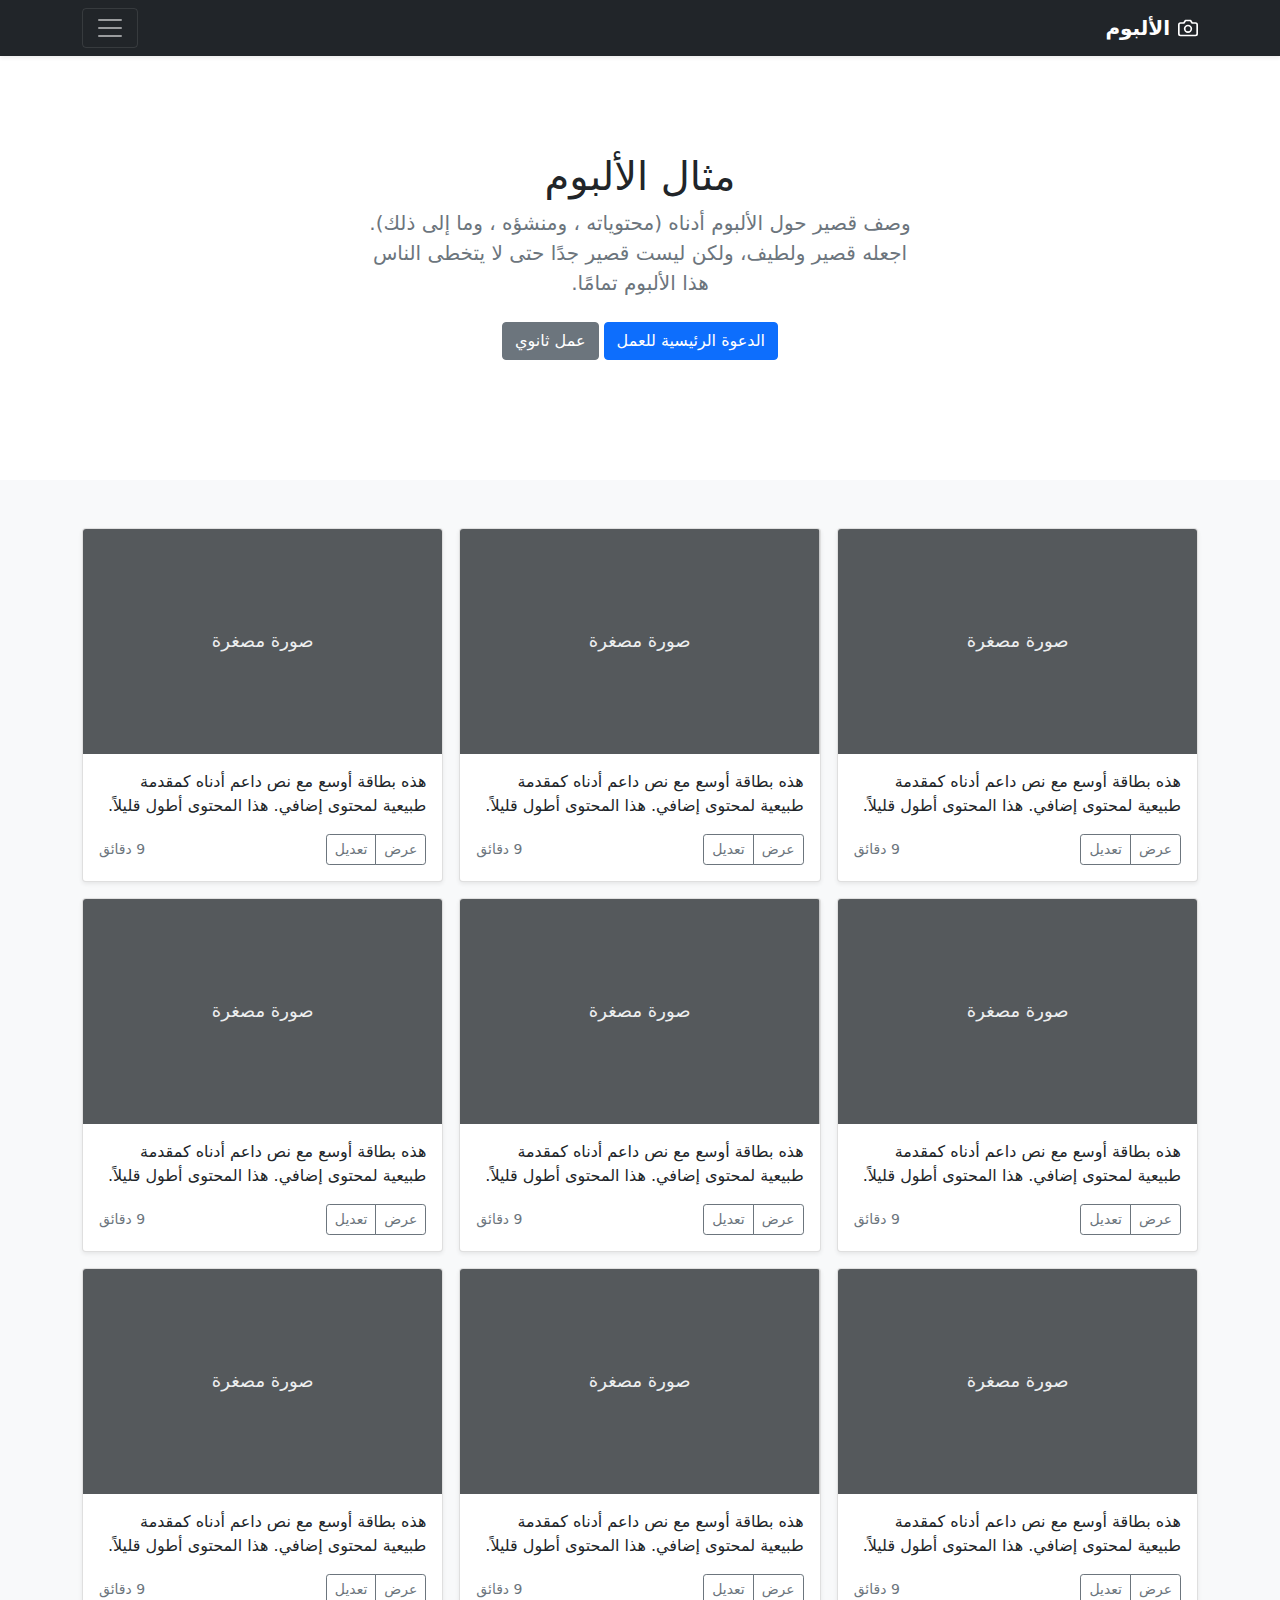
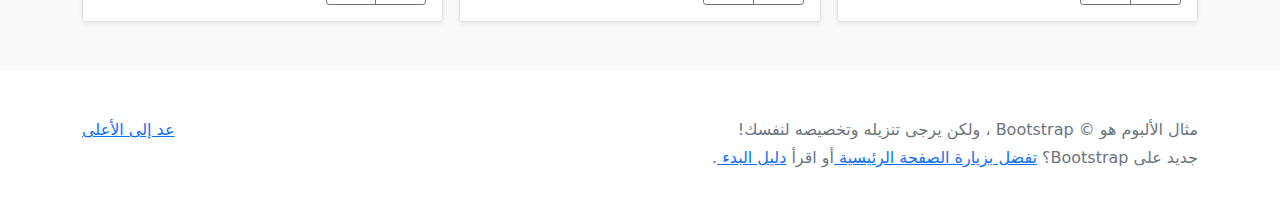
<file: FrontEnd/bootstrap-5.0.2-examples/album-rtl/index.html>
<!doctype html>
<html lang="ar" dir="rtl">
  <head>
    <meta charset="utf-8">
    <meta name="viewport" content="width=device-width, initial-scale=1">
    <meta name="description" content="">
    <meta name="author" content="Mark Otto, Jacob Thornton, and Bootstrap contributors">
    <meta name="generator" content="Hugo 0.84.0">
    <title>مثال الألبوم · Bootstrap v5.0</title>

    <link rel="canonical" href="https://getbootstrap.com/docs/5.0/examples/album-rtl/">

    

    <!-- Bootstrap core CSS -->
<link href="../assets/dist/css/bootstrap.rtl.min.css" rel="stylesheet">

    <style>
      .bd-placeholder-img {
        font-size: 1.125rem;
        text-anchor: middle;
        -webkit-user-select: none;
        -moz-user-select: none;
        user-select: none;
      }

      @media (min-width: 768px) {
        .bd-placeholder-img-lg {
          font-size: 3.5rem;
        }
      }
    </style>

    
  </head>
  <body>
    
<header>
  <div class="collapse bg-dark" id="navbarHeader">
    <div class="container">
      <div class="row">
        <div class="col-sm-8 col-md-7 py-4">
          <h4 class="text-white">حول</h4>
          <p class="text-muted">أضف بعض المعلومات حول الألبوم، المؤلف، أو أي سياق خلفية آخر. اجعلها بضع جمل حتى يتمكن الزوار من التقاط بعض التلميحات المفيدة. ثم اربطها ببعض مواقع التواصل الاجتماعي أو معلومات الاتصال.</p>
        </div>
        <div class="col-sm-4 offset-md-1 py-4">
          <h4 class="text-white">تواصل معي</h4>
          <ul class="list-unstyled">
            <li><a href="#" class="text-white">تابعني على تويتر</a></li>
            <li><a href="#" class="text-white">شاركني الإعجاب في فيسبوك</a></li>
            <li><a href="#" class="text-white">راسلني على البريد الإلكتروني</a></li>
          </ul>
        </div>
      </div>
    </div>
  </div>
  <div class="navbar navbar-dark bg-dark shadow-sm">
    <div class="container">
      <a href="#" class="navbar-brand d-flex align-items-center">
        <svg xmlns="http://www.w3.org/2000/svg" width="20" height="20" fill="none" stroke="currentColor" stroke-linecap="round" stroke-linejoin="round" stroke-width="2" aria-hidden="true" class="me-2" viewBox="0 0 24 24"><path d="M23 19a2 2 0 0 1-2 2H3a2 2 0 0 1-2-2V8a2 2 0 0 1 2-2h4l2-3h6l2 3h4a2 2 0 0 1 2 2z"/><circle cx="12" cy="13" r="4"/></svg>
        <strong>الألبوم</strong>
      </a>
      <button class="navbar-toggler" type="button" data-bs-toggle="collapse" data-bs-target="#navbarHeader" aria-controls="navbarHeader" aria-expanded="false" aria-label="تبديل التنقل">
        <span class="navbar-toggler-icon"></span>
      </button>
    </div>
  </div>
</header>

<main>

  <section class="py-5 text-center container">
    <div class="row py-lg-5">
      <div class="col-lg-6 col-md-8 mx-auto">
        <h1 class="fw-light">مثال الألبوم</h1>
        <p class="lead text-muted">وصف قصير حول الألبوم أدناه (محتوياته ، ومنشؤه ، وما إلى ذلك). اجعله قصير ولطيف، ولكن ليست قصير جدًا حتى لا يتخطى الناس هذا الألبوم تمامًا.</p>
        <p>
          <a href="#" class="btn btn-primary my-2">الدعوة الرئيسية للعمل</a>
          <a href="#" class="btn btn-secondary my-2">عمل ثانوي</a>
        </p>
      </div>
    </div>
  </section>

  <div class="album py-5 bg-light">
    <div class="container">

      <div class="row row-cols-1 row-cols-sm-2 row-cols-md-3 g-3">
        <div class="col">
          <div class="card shadow-sm">
            <svg class="bd-placeholder-img card-img-top" width="100%" height="225" xmlns="http://www.w3.org/2000/svg" role="img" aria-label="Placeholder: صورة مصغرة" preserveAspectRatio="xMidYMid slice" focusable="false"><title>Placeholder</title><rect width="100%" height="100%" fill="#55595c"/><text x="50%" y="50%" fill="#eceeef" dy=".3em">صورة مصغرة</text></svg>

            <div class="card-body">
              <p class="card-text">هذه بطاقة أوسع مع نص داعم أدناه كمقدمة طبيعية لمحتوى إضافي. هذا المحتوى أطول قليلاً.</p>
              <div class="d-flex justify-content-between align-items-center">
                <div class="btn-group">
                  <button type="button" class="btn btn-sm btn-outline-secondary">عرض</button>
                  <button type="button" class="btn btn-sm btn-outline-secondary">تعديل</button>
                </div>
                <small class="text-muted">9 دقائق</small>
              </div>
            </div>
          </div>
        </div>
        <div class="col">
          <div class="card shadow-sm">
            <svg class="bd-placeholder-img card-img-top" width="100%" height="225" xmlns="http://www.w3.org/2000/svg" role="img" aria-label="Placeholder: صورة مصغرة" preserveAspectRatio="xMidYMid slice" focusable="false"><title>Placeholder</title><rect width="100%" height="100%" fill="#55595c"/><text x="50%" y="50%" fill="#eceeef" dy=".3em">صورة مصغرة</text></svg>

            <div class="card-body">
              <p class="card-text">هذه بطاقة أوسع مع نص داعم أدناه كمقدمة طبيعية لمحتوى إضافي. هذا المحتوى أطول قليلاً.</p>
              <div class="d-flex justify-content-between align-items-center">
                <div class="btn-group">
                  <button type="button" class="btn btn-sm btn-outline-secondary">عرض</button>
                  <button type="button" class="btn btn-sm btn-outline-secondary">تعديل</button>
                </div>
                <small class="text-muted">9 دقائق</small>
              </div>
            </div>
          </div>
        </div>
        <div class="col">
          <div class="card shadow-sm">
            <svg class="bd-placeholder-img card-img-top" width="100%" height="225" xmlns="http://www.w3.org/2000/svg" role="img" aria-label="Placeholder: صورة مصغرة" preserveAspectRatio="xMidYMid slice" focusable="false"><title>Placeholder</title><rect width="100%" height="100%" fill="#55595c"/><text x="50%" y="50%" fill="#eceeef" dy=".3em">صورة مصغرة</text></svg>

            <div class="card-body">
              <p class="card-text">هذه بطاقة أوسع مع نص داعم أدناه كمقدمة طبيعية لمحتوى إضافي. هذا المحتوى أطول قليلاً.</p>
              <div class="d-flex justify-content-between align-items-center">
                <div class="btn-group">
                  <button type="button" class="btn btn-sm btn-outline-secondary">عرض</button>
                  <button type="button" class="btn btn-sm btn-outline-secondary">تعديل</button>
                </div>
                <small class="text-muted">9 دقائق</small>
              </div>
            </div>
          </div>
        </div>

        <div class="col">
          <div class="card shadow-sm">
            <svg class="bd-placeholder-img card-img-top" width="100%" height="225" xmlns="http://www.w3.org/2000/svg" role="img" aria-label="Placeholder: صورة مصغرة" preserveAspectRatio="xMidYMid slice" focusable="false"><title>Placeholder</title><rect width="100%" height="100%" fill="#55595c"/><text x="50%" y="50%" fill="#eceeef" dy=".3em">صورة مصغرة</text></svg>

            <div class="card-body">
              <p class="card-text">هذه بطاقة أوسع مع نص داعم أدناه كمقدمة طبيعية لمحتوى إضافي. هذا المحتوى أطول قليلاً.</p>
              <div class="d-flex justify-content-between align-items-center">
                <div class="btn-group">
                  <button type="button" class="btn btn-sm btn-outline-secondary">عرض</button>
                  <button type="button" class="btn btn-sm btn-outline-secondary">تعديل</button>
                </div>
                <small class="text-muted">9 دقائق</small>
              </div>
            </div>
          </div>
        </div>
        <div class="col">
          <div class="card shadow-sm">
            <svg class="bd-placeholder-img card-img-top" width="100%" height="225" xmlns="http://www.w3.org/2000/svg" role="img" aria-label="Placeholder: صورة مصغرة" preserveAspectRatio="xMidYMid slice" focusable="false"><title>Placeholder</title><rect width="100%" height="100%" fill="#55595c"/><text x="50%" y="50%" fill="#eceeef" dy=".3em">صورة مصغرة</text></svg>

            <div class="card-body">
              <p class="card-text">هذه بطاقة أوسع مع نص داعم أدناه كمقدمة طبيعية لمحتوى إضافي. هذا المحتوى أطول قليلاً.</p>
              <div class="d-flex justify-content-between align-items-center">
                <div class="btn-group">
                  <button type="button" class="btn btn-sm btn-outline-secondary">عرض</button>
                  <button type="button" class="btn btn-sm btn-outline-secondary">تعديل</button>
                </div>
                <small class="text-muted">9 دقائق</small>
              </div>
            </div>
          </div>
        </div>
        <div class="col">
          <div class="card shadow-sm">
            <svg class="bd-placeholder-img card-img-top" width="100%" height="225" xmlns="http://www.w3.org/2000/svg" role="img" aria-label="Placeholder: صورة مصغرة" preserveAspectRatio="xMidYMid slice" focusable="false"><title>Placeholder</title><rect width="100%" height="100%" fill="#55595c"/><text x="50%" y="50%" fill="#eceeef" dy=".3em">صورة مصغرة</text></svg>

            <div class="card-body">
              <p class="card-text">هذه بطاقة أوسع مع نص داعم أدناه كمقدمة طبيعية لمحتوى إضافي. هذا المحتوى أطول قليلاً.</p>
              <div class="d-flex justify-content-between align-items-center">
                <div class="btn-group">
                  <button type="button" class="btn btn-sm btn-outline-secondary">عرض</button>
                  <button type="button" class="btn btn-sm btn-outline-secondary">تعديل</button>
                </div>
                <small class="text-muted">9 دقائق</small>
              </div>
            </div>
          </div>
        </div>

        <div class="col">
          <div class="card shadow-sm">
            <svg class="bd-placeholder-img card-img-top" width="100%" height="225" xmlns="http://www.w3.org/2000/svg" role="img" aria-label="Placeholder: صورة مصغرة" preserveAspectRatio="xMidYMid slice" focusable="false"><title>Placeholder</title><rect width="100%" height="100%" fill="#55595c"/><text x="50%" y="50%" fill="#eceeef" dy=".3em">صورة مصغرة</text></svg>

            <div class="card-body">
              <p class="card-text">هذه بطاقة أوسع مع نص داعم أدناه كمقدمة طبيعية لمحتوى إضافي. هذا المحتوى أطول قليلاً.</p>
              <div class="d-flex justify-content-between align-items-center">
                <div class="btn-group">
                  <button type="button" class="btn btn-sm btn-outline-secondary">عرض</button>
                  <button type="button" class="btn btn-sm btn-outline-secondary">تعديل</button>
                </div>
                <small class="text-muted">9 دقائق</small>
              </div>
            </div>
          </div>
        </div>
        <div class="col">
          <div class="card shadow-sm">
            <svg class="bd-placeholder-img card-img-top" width="100%" height="225" xmlns="http://www.w3.org/2000/svg" role="img" aria-label="Placeholder: صورة مصغرة" preserveAspectRatio="xMidYMid slice" focusable="false"><title>Placeholder</title><rect width="100%" height="100%" fill="#55595c"/><text x="50%" y="50%" fill="#eceeef" dy=".3em">صورة مصغرة</text></svg>

            <div class="card-body">
              <p class="card-text">هذه بطاقة أوسع مع نص داعم أدناه كمقدمة طبيعية لمحتوى إضافي. هذا المحتوى أطول قليلاً.</p>
              <div class="d-flex justify-content-between align-items-center">
                <div class="btn-group">
                  <button type="button" class="btn btn-sm btn-outline-secondary">عرض</button>
                  <button type="button" class="btn btn-sm btn-outline-secondary">تعديل</button>
                </div>
                <small class="text-muted">9 دقائق</small>
              </div>
            </div>
          </div>
        </div>
        <div class="col">
          <div class="card shadow-sm">
            <svg class="bd-placeholder-img card-img-top" width="100%" height="225" xmlns="http://www.w3.org/2000/svg" role="img" aria-label="Placeholder: صورة مصغرة" preserveAspectRatio="xMidYMid slice" focusable="false"><title>Placeholder</title><rect width="100%" height="100%" fill="#55595c"/><text x="50%" y="50%" fill="#eceeef" dy=".3em">صورة مصغرة</text></svg>

            <div class="card-body">
              <p class="card-text">هذه بطاقة أوسع مع نص داعم أدناه كمقدمة طبيعية لمحتوى إضافي. هذا المحتوى أطول قليلاً.</p>
              <div class="d-flex justify-content-between align-items-center">
                <div class="btn-group">
                  <button type="button" class="btn btn-sm btn-outline-secondary">عرض</button>
                  <button type="button" class="btn btn-sm btn-outline-secondary">تعديل</button>
                </div>
                <small class="text-muted">9 دقائق</small>
              </div>
            </div>
          </div>
        </div>
      </div>
    </div>
  </div>

</main>

<footer class="text-muted py-5">
  <div class="container">
    <p class="float-end mb-1">
      <a href="#">عد إلى الأعلى</a>
    </p>
    <p class="mb-1">مثال الألبوم هو © Bootstrap ، ولكن يرجى تنزيله وتخصيصه لنفسك!</p>
    <p class="mb-0">جديد على Bootstrap؟ <a href="/"> تفضل بزيارة الصفحة الرئيسية </a> أو اقرأ <a href="../getting-started/introduction/ "> دليل البدء </a>.</p>
  </div>
</footer>


    <script src="../assets/dist/js/bootstrap.bundle.min.js"></script>

      
  </body>
</html>
</file>
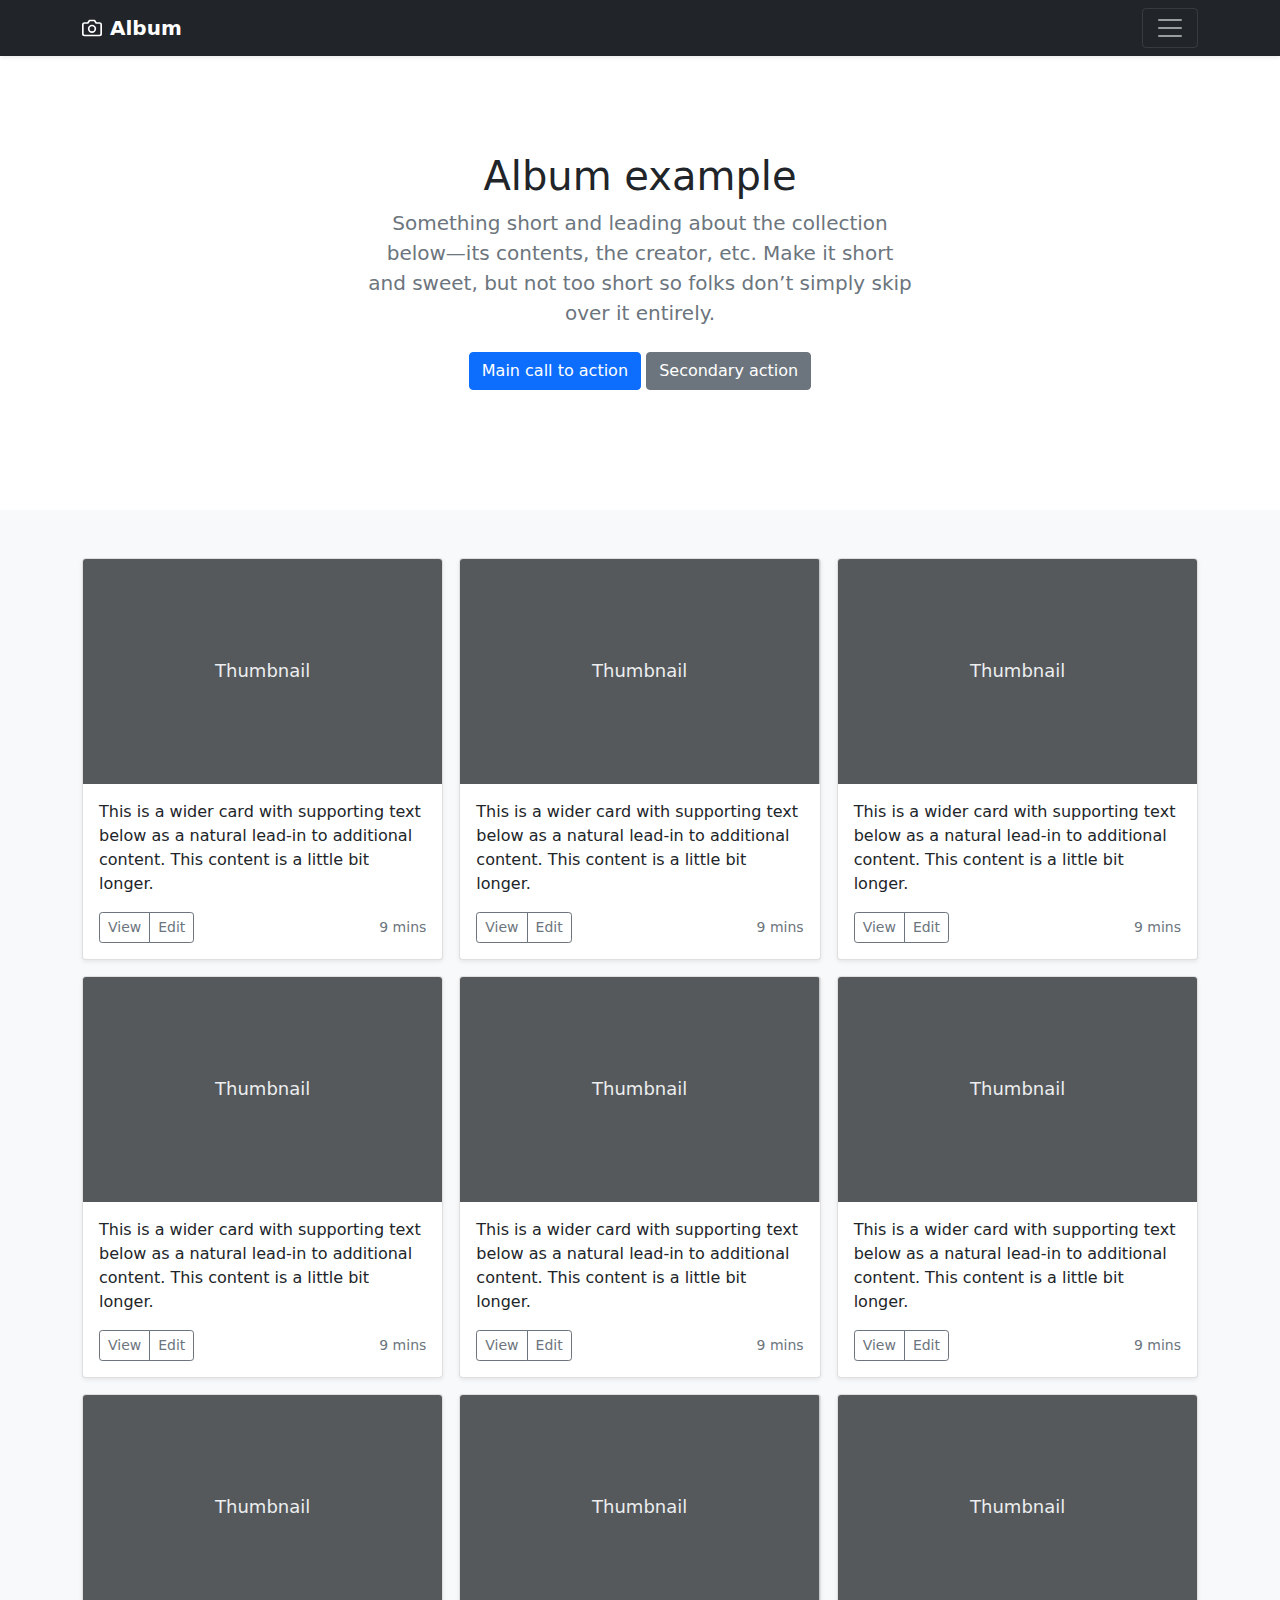
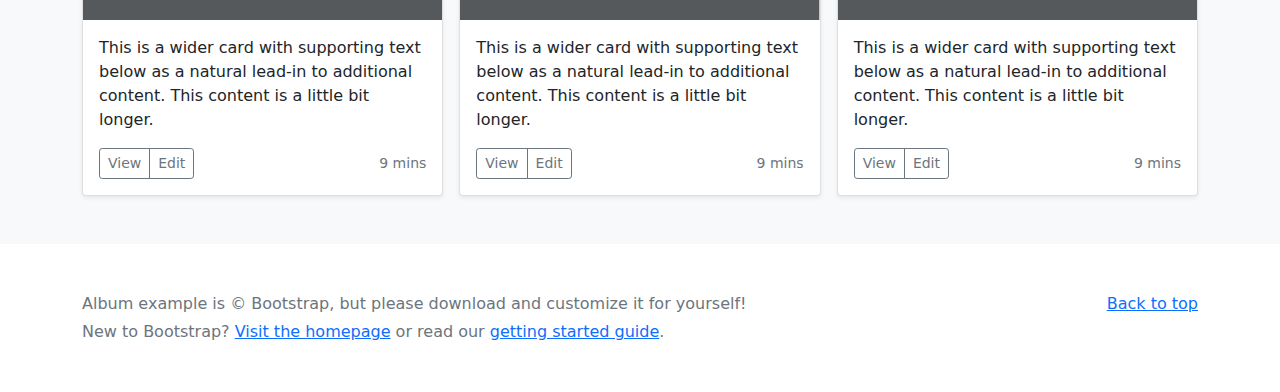
<file: FrontEnd/bootstrap-5.0.2-examples/album/index.html>
<!doctype html>
<html lang="en">
  <head>
    <meta charset="utf-8">
    <meta name="viewport" content="width=device-width, initial-scale=1">
    <meta name="description" content="">
    <meta name="author" content="Mark Otto, Jacob Thornton, and Bootstrap contributors">
    <meta name="generator" content="Hugo 0.84.0">
    <title>Album example · Bootstrap v5.0</title>

    <link rel="canonical" href="https://getbootstrap.com/docs/5.0/examples/album/">

    

    <!-- Bootstrap core CSS -->
<link href="../assets/dist/css/bootstrap.min.css" rel="stylesheet">

    <style>
      .bd-placeholder-img {
        font-size: 1.125rem;
        text-anchor: middle;
        -webkit-user-select: none;
        -moz-user-select: none;
        user-select: none;
      }

      @media (min-width: 768px) {
        .bd-placeholder-img-lg {
          font-size: 3.5rem;
        }
      }
    </style>

    
  </head>
  <body>
    
<header>
  <div class="collapse bg-dark" id="navbarHeader">
    <div class="container">
      <div class="row">
        <div class="col-sm-8 col-md-7 py-4">
          <h4 class="text-white">About</h4>
          <p class="text-muted">Add some information about the album below, the author, or any other background context. Make it a few sentences long so folks can pick up some informative tidbits. Then, link them off to some social networking sites or contact information.</p>
        </div>
        <div class="col-sm-4 offset-md-1 py-4">
          <h4 class="text-white">Contact</h4>
          <ul class="list-unstyled">
            <li><a href="#" class="text-white">Follow on Twitter</a></li>
            <li><a href="#" class="text-white">Like on Facebook</a></li>
            <li><a href="#" class="text-white">Email me</a></li>
          </ul>
        </div>
      </div>
    </div>
  </div>
  <div class="navbar navbar-dark bg-dark shadow-sm">
    <div class="container">
      <a href="#" class="navbar-brand d-flex align-items-center">
        <svg xmlns="http://www.w3.org/2000/svg" width="20" height="20" fill="none" stroke="currentColor" stroke-linecap="round" stroke-linejoin="round" stroke-width="2" aria-hidden="true" class="me-2" viewBox="0 0 24 24"><path d="M23 19a2 2 0 0 1-2 2H3a2 2 0 0 1-2-2V8a2 2 0 0 1 2-2h4l2-3h6l2 3h4a2 2 0 0 1 2 2z"/><circle cx="12" cy="13" r="4"/></svg>
        <strong>Album</strong>
      </a>
      <button class="navbar-toggler" type="button" data-bs-toggle="collapse" data-bs-target="#navbarHeader" aria-controls="navbarHeader" aria-expanded="false" aria-label="Toggle navigation">
        <span class="navbar-toggler-icon"></span>
      </button>
    </div>
  </div>
</header>

<main>

  <section class="py-5 text-center container">
    <div class="row py-lg-5">
      <div class="col-lg-6 col-md-8 mx-auto">
        <h1 class="fw-light">Album example</h1>
        <p class="lead text-muted">Something short and leading about the collection below—its contents, the creator, etc. Make it short and sweet, but not too short so folks don’t simply skip over it entirely.</p>
        <p>
          <a href="#" class="btn btn-primary my-2">Main call to action</a>
          <a href="#" class="btn btn-secondary my-2">Secondary action</a>
        </p>
      </div>
    </div>
  </section>

  <div class="album py-5 bg-light">
    <div class="container">

      <div class="row row-cols-1 row-cols-sm-2 row-cols-md-3 g-3">
        <div class="col">
          <div class="card shadow-sm">
            <svg class="bd-placeholder-img card-img-top" width="100%" height="225" xmlns="http://www.w3.org/2000/svg" role="img" aria-label="Placeholder: Thumbnail" preserveAspectRatio="xMidYMid slice" focusable="false"><title>Placeholder</title><rect width="100%" height="100%" fill="#55595c"/><text x="50%" y="50%" fill="#eceeef" dy=".3em">Thumbnail</text></svg>

            <div class="card-body">
              <p class="card-text">This is a wider card with supporting text below as a natural lead-in to additional content. This content is a little bit longer.</p>
              <div class="d-flex justify-content-between align-items-center">
                <div class="btn-group">
                  <button type="button" class="btn btn-sm btn-outline-secondary">View</button>
                  <button type="button" class="btn btn-sm btn-outline-secondary">Edit</button>
                </div>
                <small class="text-muted">9 mins</small>
              </div>
            </div>
          </div>
        </div>
        <div class="col">
          <div class="card shadow-sm">
            <svg class="bd-placeholder-img card-img-top" width="100%" height="225" xmlns="http://www.w3.org/2000/svg" role="img" aria-label="Placeholder: Thumbnail" preserveAspectRatio="xMidYMid slice" focusable="false"><title>Placeholder</title><rect width="100%" height="100%" fill="#55595c"/><text x="50%" y="50%" fill="#eceeef" dy=".3em">Thumbnail</text></svg>

            <div class="card-body">
              <p class="card-text">This is a wider card with supporting text below as a natural lead-in to additional content. This content is a little bit longer.</p>
              <div class="d-flex justify-content-between align-items-center">
                <div class="btn-group">
                  <button type="button" class="btn btn-sm btn-outline-secondary">View</button>
                  <button type="button" class="btn btn-sm btn-outline-secondary">Edit</button>
                </div>
                <small class="text-muted">9 mins</small>
              </div>
            </div>
          </div>
        </div>
        <div class="col">
          <div class="card shadow-sm">
            <svg class="bd-placeholder-img card-img-top" width="100%" height="225" xmlns="http://www.w3.org/2000/svg" role="img" aria-label="Placeholder: Thumbnail" preserveAspectRatio="xMidYMid slice" focusable="false"><title>Placeholder</title><rect width="100%" height="100%" fill="#55595c"/><text x="50%" y="50%" fill="#eceeef" dy=".3em">Thumbnail</text></svg>

            <div class="card-body">
              <p class="card-text">This is a wider card with supporting text below as a natural lead-in to additional content. This content is a little bit longer.</p>
              <div class="d-flex justify-content-between align-items-center">
                <div class="btn-group">
                  <button type="button" class="btn btn-sm btn-outline-secondary">View</button>
                  <button type="button" class="btn btn-sm btn-outline-secondary">Edit</button>
                </div>
                <small class="text-muted">9 mins</small>
              </div>
            </div>
          </div>
        </div>

        <div class="col">
          <div class="card shadow-sm">
            <svg class="bd-placeholder-img card-img-top" width="100%" height="225" xmlns="http://www.w3.org/2000/svg" role="img" aria-label="Placeholder: Thumbnail" preserveAspectRatio="xMidYMid slice" focusable="false"><title>Placeholder</title><rect width="100%" height="100%" fill="#55595c"/><text x="50%" y="50%" fill="#eceeef" dy=".3em">Thumbnail</text></svg>

            <div class="card-body">
              <p class="card-text">This is a wider card with supporting text below as a natural lead-in to additional content. This content is a little bit longer.</p>
              <div class="d-flex justify-content-between align-items-center">
                <div class="btn-group">
                  <button type="button" class="btn btn-sm btn-outline-secondary">View</button>
                  <button type="button" class="btn btn-sm btn-outline-secondary">Edit</button>
                </div>
                <small class="text-muted">9 mins</small>
              </div>
            </div>
          </div>
        </div>
        <div class="col">
          <div class="card shadow-sm">
            <svg class="bd-placeholder-img card-img-top" width="100%" height="225" xmlns="http://www.w3.org/2000/svg" role="img" aria-label="Placeholder: Thumbnail" preserveAspectRatio="xMidYMid slice" focusable="false"><title>Placeholder</title><rect width="100%" height="100%" fill="#55595c"/><text x="50%" y="50%" fill="#eceeef" dy=".3em">Thumbnail</text></svg>

            <div class="card-body">
              <p class="card-text">This is a wider card with supporting text below as a natural lead-in to additional content. This content is a little bit longer.</p>
              <div class="d-flex justify-content-between align-items-center">
                <div class="btn-group">
                  <button type="button" class="btn btn-sm btn-outline-secondary">View</button>
                  <button type="button" class="btn btn-sm btn-outline-secondary">Edit</button>
                </div>
                <small class="text-muted">9 mins</small>
              </div>
            </div>
          </div>
        </div>
        <div class="col">
          <div class="card shadow-sm">
            <svg class="bd-placeholder-img card-img-top" width="100%" height="225" xmlns="http://www.w3.org/2000/svg" role="img" aria-label="Placeholder: Thumbnail" preserveAspectRatio="xMidYMid slice" focusable="false"><title>Placeholder</title><rect width="100%" height="100%" fill="#55595c"/><text x="50%" y="50%" fill="#eceeef" dy=".3em">Thumbnail</text></svg>

            <div class="card-body">
              <p class="card-text">This is a wider card with supporting text below as a natural lead-in to additional content. This content is a little bit longer.</p>
              <div class="d-flex justify-content-between align-items-center">
                <div class="btn-group">
                  <button type="button" class="btn btn-sm btn-outline-secondary">View</button>
                  <button type="button" class="btn btn-sm btn-outline-secondary">Edit</button>
                </div>
                <small class="text-muted">9 mins</small>
              </div>
            </div>
          </div>
        </div>

        <div class="col">
          <div class="card shadow-sm">
            <svg class="bd-placeholder-img card-img-top" width="100%" height="225" xmlns="http://www.w3.org/2000/svg" role="img" aria-label="Placeholder: Thumbnail" preserveAspectRatio="xMidYMid slice" focusable="false"><title>Placeholder</title><rect width="100%" height="100%" fill="#55595c"/><text x="50%" y="50%" fill="#eceeef" dy=".3em">Thumbnail</text></svg>

            <div class="card-body">
              <p class="card-text">This is a wider card with supporting text below as a natural lead-in to additional content. This content is a little bit longer.</p>
              <div class="d-flex justify-content-between align-items-center">
                <div class="btn-group">
                  <button type="button" class="btn btn-sm btn-outline-secondary">View</button>
                  <button type="button" class="btn btn-sm btn-outline-secondary">Edit</button>
                </div>
                <small class="text-muted">9 mins</small>
              </div>
            </div>
          </div>
        </div>
        <div class="col">
          <div class="card shadow-sm">
            <svg class="bd-placeholder-img card-img-top" width="100%" height="225" xmlns="http://www.w3.org/2000/svg" role="img" aria-label="Placeholder: Thumbnail" preserveAspectRatio="xMidYMid slice" focusable="false"><title>Placeholder</title><rect width="100%" height="100%" fill="#55595c"/><text x="50%" y="50%" fill="#eceeef" dy=".3em">Thumbnail</text></svg>

            <div class="card-body">
              <p class="card-text">This is a wider card with supporting text below as a natural lead-in to additional content. This content is a little bit longer.</p>
              <div class="d-flex justify-content-between align-items-center">
                <div class="btn-group">
                  <button type="button" class="btn btn-sm btn-outline-secondary">View</button>
                  <button type="button" class="btn btn-sm btn-outline-secondary">Edit</button>
                </div>
                <small class="text-muted">9 mins</small>
              </div>
            </div>
          </div>
        </div>
        <div class="col">
          <div class="card shadow-sm">
            <svg class="bd-placeholder-img card-img-top" width="100%" height="225" xmlns="http://www.w3.org/2000/svg" role="img" aria-label="Placeholder: Thumbnail" preserveAspectRatio="xMidYMid slice" focusable="false"><title>Placeholder</title><rect width="100%" height="100%" fill="#55595c"/><text x="50%" y="50%" fill="#eceeef" dy=".3em">Thumbnail</text></svg>

            <div class="card-body">
              <p class="card-text">This is a wider card with supporting text below as a natural lead-in to additional content. This content is a little bit longer.</p>
              <div class="d-flex justify-content-between align-items-center">
                <div class="btn-group">
                  <button type="button" class="btn btn-sm btn-outline-secondary">View</button>
                  <button type="button" class="btn btn-sm btn-outline-secondary">Edit</button>
                </div>
                <small class="text-muted">9 mins</small>
              </div>
            </div>
          </div>
        </div>
      </div>
    </div>
  </div>

</main>

<footer class="text-muted py-5">
  <div class="container">
    <p class="float-end mb-1">
      <a href="#">Back to top</a>
    </p>
    <p class="mb-1">Album example is &copy; Bootstrap, but please download and customize it for yourself!</p>
    <p class="mb-0">New to Bootstrap? <a href="/">Visit the homepage</a> or read our <a href="../getting-started/introduction/">getting started guide</a>.</p>
  </div>
</footer>


    <script src="../assets/dist/js/bootstrap.bundle.min.js"></script>

      
  </body>
</html>
</file>
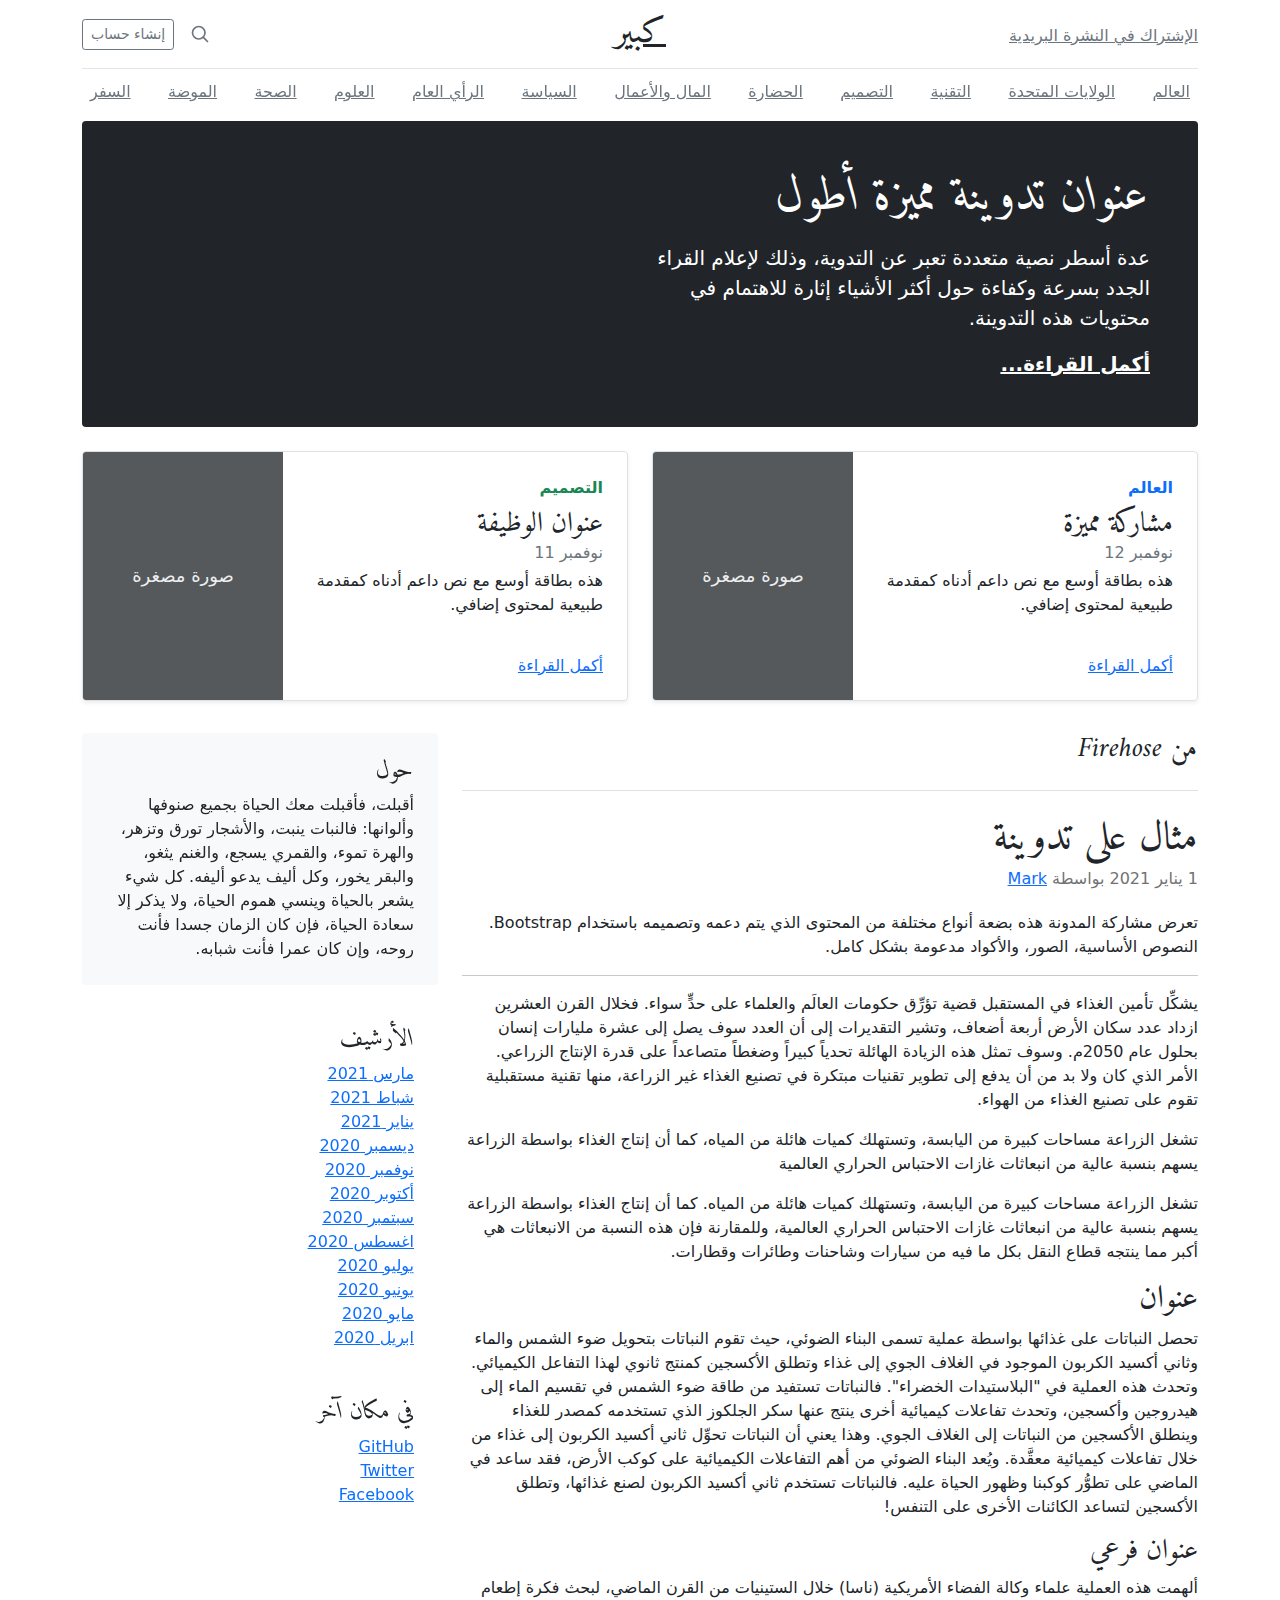
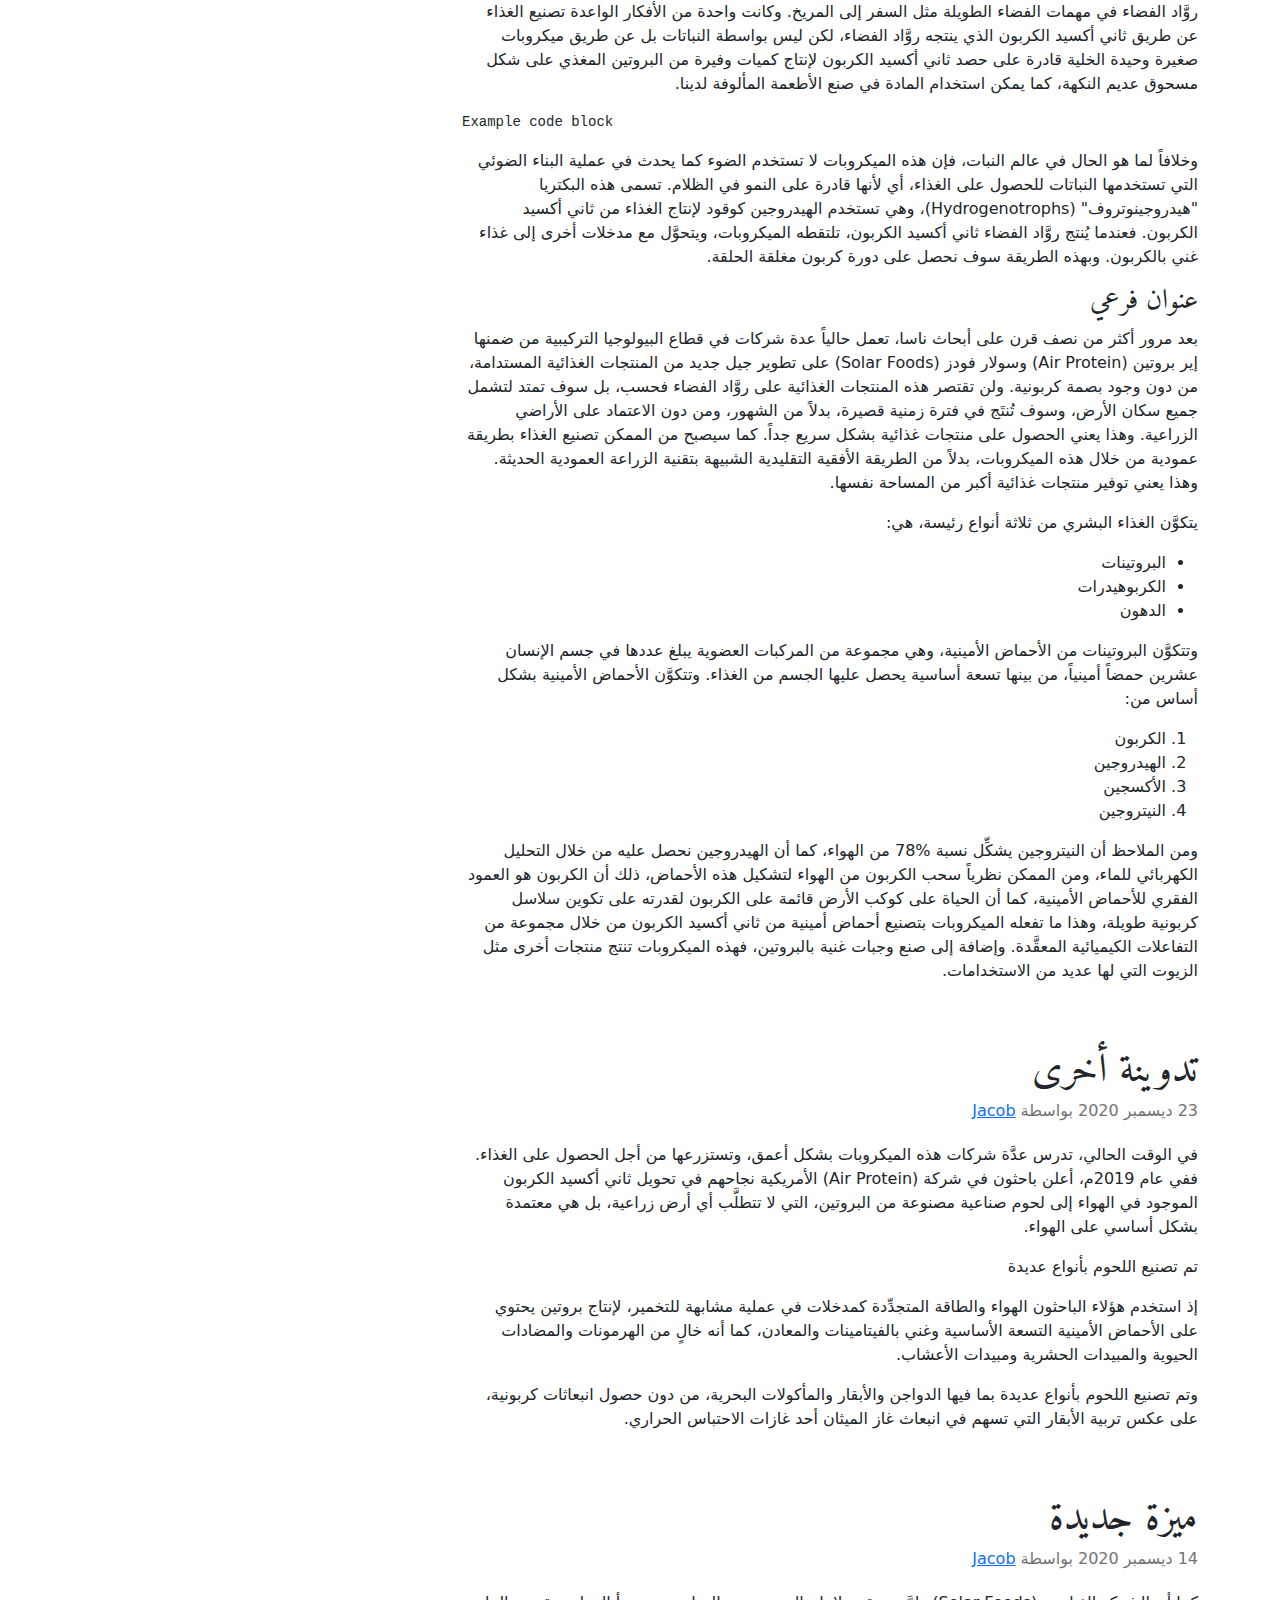
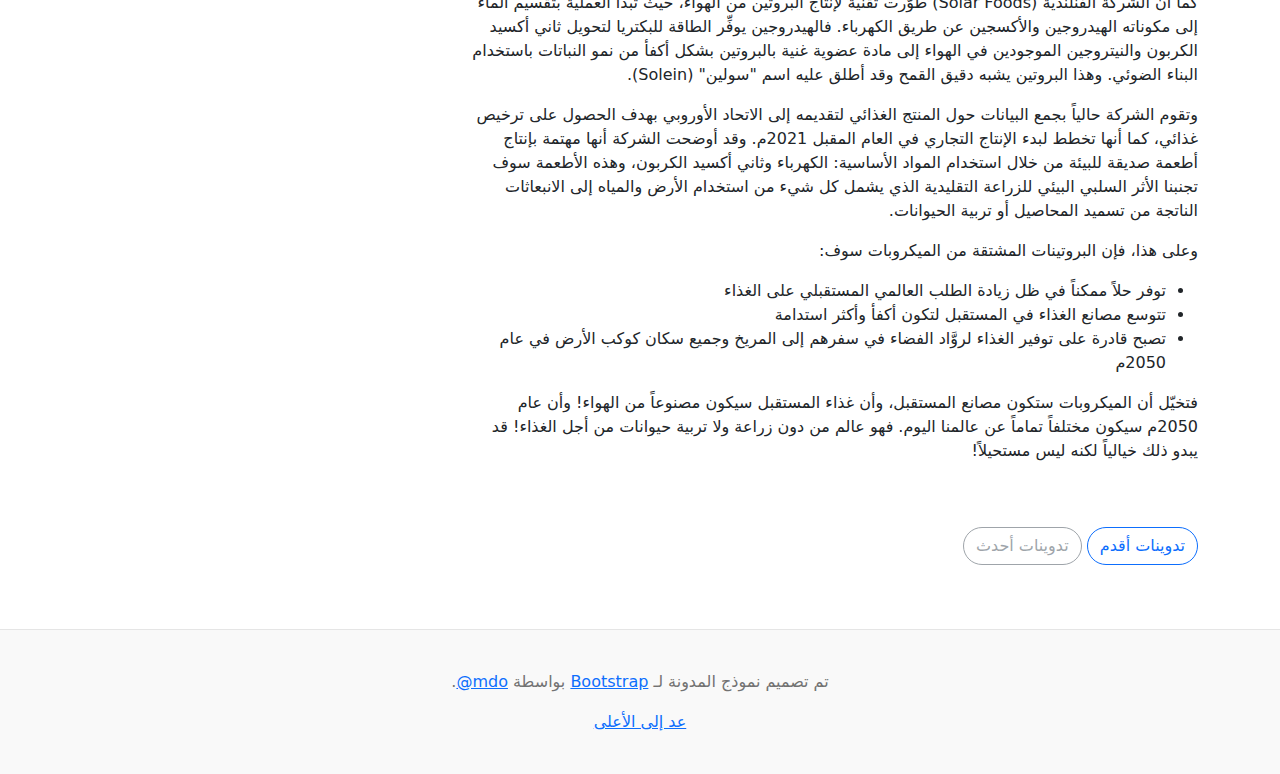
<file: FrontEnd/bootstrap-5.0.2-examples/blog-rtl/index.html>
<!doctype html>
<html lang="ar" dir="rtl">
  <head>
    <meta charset="utf-8">
    <meta name="viewport" content="width=device-width, initial-scale=1">
    <meta name="description" content="">
    <meta name="author" content="Mark Otto, Jacob Thornton, and Bootstrap contributors">
    <meta name="generator" content="Hugo 0.84.0">
    <title>قالب المدونة · Bootstrap v5.0</title>

    <link rel="canonical" href="https://getbootstrap.com/docs/5.0/examples/blog-rtl/">

    

    <!-- Bootstrap core CSS -->
<link href="../assets/dist/css/bootstrap.rtl.min.css" rel="stylesheet">

    <style>
      .bd-placeholder-img {
        font-size: 1.125rem;
        text-anchor: middle;
        -webkit-user-select: none;
        -moz-user-select: none;
        user-select: none;
      }

      @media (min-width: 768px) {
        .bd-placeholder-img-lg {
          font-size: 3.5rem;
        }
      }
    </style>

    
    <!-- Custom styles for this template -->
    <link href="https://fonts.googleapis.com/css?family=Amiri:wght@400;700&amp;display=swap" rel="stylesheet">
    <!-- Custom styles for this template -->
    <link href="../blog/blog.rtl.css" rel="stylesheet">
  </head>
  <body>
    
<div class="container">
  <header class="blog-header py-3">
    <div class="row flex-nowrap justify-content-between align-items-center">
      <div class="col-4 pt-1">
        <a class="link-secondary" href="#">الإشتراك في النشرة البريدية</a>
      </div>
      <div class="col-4 text-center">
        <a class="blog-header-logo text-dark" href="#">كبير</a>
      </div>
      <div class="col-4 d-flex justify-content-end align-items-center">
        <a class="link-secondary" href="#" aria-label="بحث">
          <svg xmlns="http://www.w3.org/2000/svg" width="20" height="20" fill="none" stroke="currentColor" stroke-linecap="round" stroke-linejoin="round" stroke-width="2" class="mx-3" role="img" viewBox="0 0 24 24"><title>بحث</title><circle cx="10.5" cy="10.5" r="7.5"/><path d="M21 21l-5.2-5.2"/></svg>
        </a>
        <a class="btn btn-sm btn-outline-secondary" href="#">إنشاء حساب</a>
      </div>
    </div>
  </header>

  <div class="nav-scroller py-1 mb-2">
    <nav class="nav d-flex justify-content-between">
      <a class="p-2 link-secondary" href="#">العالم</a>
      <a class="p-2 link-secondary" href="#">الولايات المتحدة</a>
      <a class="p-2 link-secondary" href="#">التقنية</a>
      <a class="p-2 link-secondary" href="#">التصميم</a>
      <a class="p-2 link-secondary" href="#">الحضارة</a>
      <a class="p-2 link-secondary" href="#">المال والأعمال</a>
      <a class="p-2 link-secondary" href="#">السياسة</a>
      <a class="p-2 link-secondary" href="#">الرأي العام</a>
      <a class="p-2 link-secondary" href="#">العلوم</a>
      <a class="p-2 link-secondary" href="#">الصحة</a>
      <a class="p-2 link-secondary" href="#">الموضة</a>
      <a class="p-2 link-secondary" href="#">السفر</a>
    </nav>
  </div>
</div>

<main class="container">
  <div class="p-4 p-md-5 mb-4 text-white rounded bg-dark">
    <div class="col-md-6 px-0">
      <h1 class="display-4 fst-italic">عنوان تدوينة مميزة أطول</h1>
      <p class="lead my-3">عدة أسطر نصية متعددة تعبر عن التدوية، وذلك لإعلام القراء الجدد بسرعة وكفاءة حول أكثر الأشياء إثارة للاهتمام في محتويات هذه التدوينة.</p>
      <p class="lead mb-0"><a href="#" class="text-white fw-bold">أكمل القراءة...</a></p>
    </div>
  </div>

  <div class="row mb-2">
    <div class="col-md-6">
      <div class="row g-0 border rounded overflow-hidden flex-md-row mb-4 shadow-sm h-md-250 position-relative">
        <div class="col p-4 d-flex flex-column position-static">
          <strong class="d-inline-block mb-2 text-primary">العالم</strong>
          <h3 class="mb-0">مشاركة مميزة</h3>
          <div class="mb-1 text-muted">نوفمبر 12</div>
          <p class="card-text mb-auto">هذه بطاقة أوسع مع نص داعم أدناه كمقدمة طبيعية لمحتوى إضافي.</p>
          <a href="#" class="stretched-link">أكمل القراءة</a>
        </div>
        <div class="col-auto d-none d-lg-block">
          <svg class="bd-placeholder-img" width="200" height="250" xmlns="http://www.w3.org/2000/svg" role="img" aria-label="Placeholder: صورة مصغرة" preserveAspectRatio="xMidYMid slice" focusable="false"><title>Placeholder</title><rect width="100%" height="100%" fill="#55595c"/><text x="50%" y="50%" fill="#eceeef" dy=".3em">صورة مصغرة</text></svg>

        </div>
      </div>
    </div>
    <div class="col-md-6">
      <div class="row g-0 border rounded overflow-hidden flex-md-row mb-4 shadow-sm h-md-250 position-relative">
        <div class="col p-4 d-flex flex-column position-static">
          <strong class="d-inline-block mb-2 text-success">التصميم</strong>
          <h3 class="mb-0">عنوان الوظيفة</h3>
          <div class="mb-1 text-muted">نوفمبر 11</div>
          <p class="mb-auto">هذه بطاقة أوسع مع نص داعم أدناه كمقدمة طبيعية لمحتوى إضافي.</p>
          <a href="#" class="stretched-link">أكمل القراءة</a>
        </div>
        <div class="col-auto d-none d-lg-block">
          <svg class="bd-placeholder-img" width="200" height="250" xmlns="http://www.w3.org/2000/svg" role="img" aria-label="Placeholder: صورة مصغرة" preserveAspectRatio="xMidYMid slice" focusable="false"><title>Placeholder</title><rect width="100%" height="100%" fill="#55595c"/><text x="50%" y="50%" fill="#eceeef" dy=".3em">صورة مصغرة</text></svg>

        </div>
      </div>
    </div>
  </div>

  <div class="row">
    <div class="col-md-8">
      <h3 class="pb-4 mb-4 fst-italic border-bottom">
        من Firehose
      </h3>

      <article class="blog-post">
        <h2 class="blog-post-title">مثال على تدوينة</h2>
        <p class="blog-post-meta">1 يناير 2021 بواسطة <a href="#"> Mark </a></p>

        <p>تعرض مشاركة المدونة هذه بضعة أنواع مختلفة من المحتوى الذي يتم دعمه وتصميمه باستخدام Bootstrap. النصوص الأساسية، الصور، والأكواد مدعومة بشكل كامل.</p>
        <hr>
        <p>يشكِّل تأمين الغذاء في المستقبل قضية تؤرِّق حكومات العالَم والعلماء على حدٍّ سواء. فخلال القرن العشرين ازداد عدد سكان الأرض أربعة أضعاف، وتشير التقديرات إلى أن العدد سوف يصل إلى عشرة مليارات إنسان بحلول عام 2050م. وسوف تمثل هذه الزيادة الهائلة تحدياً كبيراً وضغطاً متصاعداً على قدرة الإنتاج الزراعي. الأمر الذي كان ولا بد من أن يدفع إلى تطوير تقنيات مبتكرة في تصنيع الغذاء غير الزراعة، منها تقنية مستقبلية تقوم على تصنيع الغذاء من الهواء.</p>
        <blockquote>
          <p>تشغل الزراعة مساحات كبيرة من اليابسة، وتستهلك كميات هائلة من المياه، كما أن إنتاج الغذاء بواسطة الزراعة يسهم بنسبة عالية من انبعاثات غازات الاحتباس الحراري العالمية</p>
        </blockquote>
        <p>تشغل الزراعة مساحات كبيرة من اليابسة، وتستهلك كميات هائلة من المياه. كما أن إنتاج الغذاء بواسطة الزراعة يسهم بنسبة عالية من انبعاثات غازات الاحتباس الحراري العالمية، وللمقارنة فإن هذه النسبة من الانبعاثات هي أكبر مما ينتجه قطاع النقل بكل ما فيه من سيارات وشاحنات وطائرات وقطارات.</p>
        <h2>عنوان</h2>
        <p>تحصل النباتات على غذائها بواسطة عملية تسمى البناء الضوئي، حيث تقوم النباتات بتحويل ضوء الشمس والماء وثاني أكسيد الكربون الموجود في الغلاف الجوي إلى غذاء وتطلق الأكسجين كمنتج ثانوي لهذا التفاعل الكيميائي. وتحدث هذه العملية في "البلاستيدات الخضراء". فالنباتات تستفيد من طاقة ضوء الشمس في تقسيم الماء إلى هيدروجين وأكسجين، وتحدث تفاعلات كيميائية أخرى ينتج عنها سكر الجلكوز الذي تستخدمه كمصدر للغذاء وينطلق الأكسجين من النباتات إلى الغلاف الجوي. وهذا يعني أن النباتات تحوِّل ثاني أكسيد الكربون إلى غذاء من خلال تفاعلات كيميائية معقَّدة. ويُعد البناء الضوئي من أهم التفاعلات الكيميائية على كوكب الأرض، فقد ساعد في الماضي على تطوُّر كوكبنا وظهور الحياة عليه. فالنباتات تستخدم ثاني أكسيد الكربون لصنع غذائها، وتطلق الأكسجين لتساعد الكائنات الأخرى على التنفس!</p>
        <h3>عنوان فرعي</h3>
        <p>ألهمت هذه العملية علماء وكالة الفضاء الأمريكية (ناسا) خلال الستينيات من القرن الماضي، لبحث فكرة إطعام روَّاد الفضاء في مهمات الفضاء الطويلة مثل السفر إلى المريخ. وكانت واحدة من الأفكار الواعدة تصنيع الغذاء عن طريق ثاني أكسيد الكربون الذي ينتجه روَّاد الفضاء، لكن ليس بواسطة النباتات بل عن طريق ميكروبات صغيرة وحيدة الخلية قادرة على حصد ثاني أكسيد الكربون لإنتاج كميات وفيرة من البروتين المغذي على شكل مسحوق عديم النكهة، كما يمكن استخدام المادة في صنع الأطعمة المألوفة لدينا.</p>
        <pre><code>Example code block</code></pre>
        <p>وخلافاً لما هو الحال في عالم النبات، فإن هذه الميكروبات لا تستخدم الضوء كما يحدث في عملية البناء الضوئي التي تستخدمها النباتات للحصول على الغذاء، أي لأنها قادرة على النمو في الظلام. تسمى هذه البكتريا "هيدروجينوتروف" (Hydrogenotrophs)، وهي تستخدم الهيدروجين كوقود لإنتاج الغذاء من ثاني أكسيد الكربون. فعندما يُنتج روَّاد الفضاء ثاني أكسيد الكربون، تلتقطه الميكروبات، ويتحوَّل مع مدخلات أخرى إلى غذاء غني بالكربون. وبهذه الطريقة سوف نحصل على دورة كربون مغلقة الحلقة.</p>
        <h3>عنوان فرعي</h3>
        <p>بعد مرور أكثر من نصف قرن على أبحاث ناسا، تعمل حالياً عدة شركات في قطاع البيولوجيا التركيبية من ضمنها إير بروتين (Air Protein) وسولار فودز (Solar Foods) على تطوير جيل جديد من المنتجات الغذائية المستدامة، من دون وجود بصمة كربونية. ولن تقتصر هذه المنتجات الغذائية على روَّاد الفضاء فحسب، بل سوف تمتد لتشمل جميع سكان الأرض، وسوف تُنتَج في فترة زمنية قصيرة، بدلاً من الشهور، ومن دون الاعتماد على الأراضي الزراعية. وهذا يعني الحصول على منتجات غذائية بشكل سريع جداً. كما سيصبح من الممكن تصنيع الغذاء بطريقة عمودية من خلال هذه الميكروبات، بدلاً من الطريقة الأفقية التقليدية الشبيهة بتقنية الزراعة العمودية الحديثة. وهذا يعني توفير منتجات غذائية أكبر من المساحة نفسها.</p>
        <p>يتكوَّن الغذاء البشري من ثلاثة أنواع رئيسة، هي:</p>
        <ul>
          <li>البروتينات</li>
          <li>الكربوهيدرات</li>
          <li>الدهون</li>
        </ul>
        <p>وتتكوَّن البروتينات من الأحماض الأمينية، وهي مجموعة من المركبات العضوية يبلغ عددها في جسم الإنسان عشرين حمضاً أمينياً، من بينها تسعة أساسية يحصل عليها الجسم من الغذاء. وتتكوَّن الأحماض الأمينية بشكل أساس من:</p>
        <ol>
          <li>الكربون</li>
          <li>الهيدروجين</li>
          <li>الأكسجين</li>
          <li>النيتروجين</li>
        </ol>
        <p>ومن الملاحظ أن النيتروجين يشكِّل نسبة %78 من الهواء، كما أن الهيدروجين نحصل عليه من خلال التحليل الكهربائي للماء، ومن الممكن نظرياً سحب الكربون من الهواء لتشكيل هذه الأحماض، ذلك أن الكربون هو العمود الفقري للأحماض الأمينية، كما أن الحياة على كوكب الأرض قائمة على الكربون لقدرته على تكوين سلاسل كربونية طويلة، وهذا ما تفعله الميكروبات بتصنيع أحماض أمينية من ثاني أكسيد الكربون من خلال مجموعة من التفاعلات الكيميائية المعقَّدة. وإضافة إلى صنع وجبات غنية بالبروتين، فهذه الميكروبات تنتج منتجات أخرى مثل الزيوت التي لها عديد من الاستخدامات.</p>
      </article>

      <article class="blog-post">
        <h2 class="blog-post-title">تدوينة أخرى</h2>
        <p class="blog-post-meta">23 ديسمبر 2020 بواسطة <a href="#">Jacob</a></p>

        <p>في الوقت الحالي، تدرس عدَّة شركات هذه الميكروبات بشكل أعمق، وتستزرعها من أجل الحصول على الغذاء. ففي عام 2019م، أعلن باحثون في شركة (Air Protein) الأمريكية نجاحهم في تحويل ثاني أكسيد الكربون الموجود في الهواء إلى لحوم صناعية مصنوعة من البروتين، التي لا تتطلَّب أي أرض زراعية، بل هي معتمدة بشكل أساسي على الهواء.</p>
        <blockquote>
          <p>تم تصنيع اللحوم بأنواع عديدة</p>
        </blockquote>
        <p>إذ استخدم هؤلاء الباحثون الهواء والطاقة المتجدِّدة كمدخلات في عملية مشابهة للتخمير، لإنتاج بروتين يحتوي على الأحماض الأمينية التسعة الأساسية وغني بالفيتامينات والمعادن، كما أنه خالٍ من الهرمونات والمضادات الحيوية والمبيدات الحشرية ومبيدات الأعشاب.</p>
        <p> وتم تصنيع اللحوم بأنواع عديدة بما فيها الدواجن والأبقار والمأكولات البحرية، من دون حصول انبعاثات كربونية، على عكس تربية الأبقار التي تسهم في انبعاث غاز الميثان أحد غازات الاحتباس الحراري.</p>
      </article>

      <article class="blog-post">
        <h2 class="blog-post-title">ميزة جديدة</h2>
        <p class="blog-post-meta">14 ديسمبر 2020 بواسطة <a href="#">Jacob</a></p>

        <p>كما أن الشركة الفنلندية (Solar Foods) طوَّرت تقنية لإنتاج البروتين من الهواء، حيث تبدأ العملية بتقسيم الماء إلى مكوناته الهيدروجين والأكسجين عن طريق الكهرباء. فالهيدروجين يوفِّر الطاقة للبكتريا لتحويل ثاني أكسيد الكربون والنيتروجين الموجودين في الهواء إلى مادة عضوية غنية بالبروتين بشكل أكفأ من نمو النباتات باستخدام البناء الضوئي. وهذا البروتين يشبه دقيق القمح وقد أطلق عليه اسم "سولين" (Solein).</p>
        <p>وتقوم الشركة حالياً بجمع البيانات حول المنتج الغذائي لتقديمه إلى الاتحاد الأوروبي بهدف الحصول على ترخيص غذائي، كما أنها تخطط لبدء الإنتاج التجاري في العام المقبل 2021م. وقد أوضحت الشركة أنها مهتمة بإنتاج أطعمة صديقة للبيئة من خلال استخدام المواد الأساسية: الكهرباء وثاني أكسيد الكربون، وهذه الأطعمة سوف تجنبنا الأثر السلبي البيئي للزراعة التقليدية الذي يشمل كل شيء من استخدام الأرض والمياه إلى الانبعاثات الناتجة من تسميد المحاصيل أو تربية الحيوانات.</p>
        <p>وعلى هذا، فإن البروتينات المشتقة من الميكروبات سوف:</p>
        <ul>
          <li>توفر حلاً ممكناً في ظل زيادة الطلب العالمي المستقبلي على الغذاء</li>
          <li>تتوسع مصانع الغذاء في المستقبل لتكون أكفأ وأكثر استدامة</li>
          <li>تصبح قادرة على توفير الغذاء لروَّاد الفضاء في سفرهم إلى المريخ وجميع سكان كوكب الأرض في عام 2050م</li>
        </ul>
        <p>فتخيّل أن الميكروبات ستكون مصانع المستقبل، وأن غذاء المستقبل سيكون مصنوعاً من الهواء! وأن عام 2050م سيكون مختلفاً تماماً عن عالمنا اليوم. فهو عالم من دون زراعة ولا تربية حيوانات من أجل الغذاء! قد يبدو ذلك خيالياً لكنه ليس مستحيلاً!</p>
      </article>

      <nav class="blog-pagination" aria-label="Pagination">
        <a class="btn btn-outline-primary" href="#">تدوينات أقدم</a>
        <a class="btn btn-outline-secondary disabled" href="#" tabindex="-1" aria-disabled="true">تدوينات أحدث</a>
      </nav>

    </div>

    <div class="col-md-4">
      <div class="position-sticky" style="top: 2rem;">
        <div class="p-4 mb-3 bg-light rounded">
          <h4 class="fst-italic">حول</h4>
          <p class="mb-0">أقبلت، فأقبلت معك الحياة بجميع صنوفها وألوانها: فالنبات ينبت، والأشجار تورق وتزهر، والهرة تموء، والقمري يسجع، والغنم يثغو، والبقر يخور، وكل أليف يدعو أليفه. كل شيء يشعر بالحياة وينسي هموم الحياة، ولا يذكر إلا سعادة الحياة، فإن كان الزمان جسدا فأنت روحه، وإن كان عمرا فأنت شبابه.</p>
        </div>

        <div class="p-4">
          <h4 class="fst-italic">الأرشيف</h4>
          <ol class="list-unstyled mb-0">
            <li><a href="#">مارس 2021</a></li>
            <li><a href="#">شباط 2021</a></li>
            <li><a href="#">يناير 2021</a></li>
            <li><a href="#">ديسمبر 2020</a></li>
            <li><a href="#">نوفمبر 2020</a></li>
            <li><a href="#">أكتوبر 2020</a></li>
            <li><a href="#">سبتمبر 2020</a></li>
            <li><a href="#">اغسطس 2020</a></li>
            <li><a href="#">يوليو 2020</a></li>
            <li><a href="#">يونيو 2020</a></li>
            <li><a href="#">مايو 2020</a></li>
            <li><a href="#">ابريل 2020</a></li>
          </ol>
        </div>

        <div class="p-4">
          <h4 class="fst-italic">في مكان آخر</h4>
          <ol class="list-unstyled">
            <li><a href="#">GitHub</a></li>
            <li><a href="#">Twitter</a></li>
            <li><a href="#">Facebook</a></li>
          </ol>
        </div>
      </div>
    </div>
  </div>

</main>

<footer class="blog-footer">
  <p>تم تصميم نموذج المدونة لـ <a href="https://getbootstrap.com/">Bootstrap</a> بواسطة <a href="https://twitter.com/mdo"><bdi lang="en" dir="ltr">@mdo</bdi></a>.</p>
  <p>
    <a href="#">عد إلى الأعلى</a>
  </p>
</footer>


    
  </body>
</html>
</file>
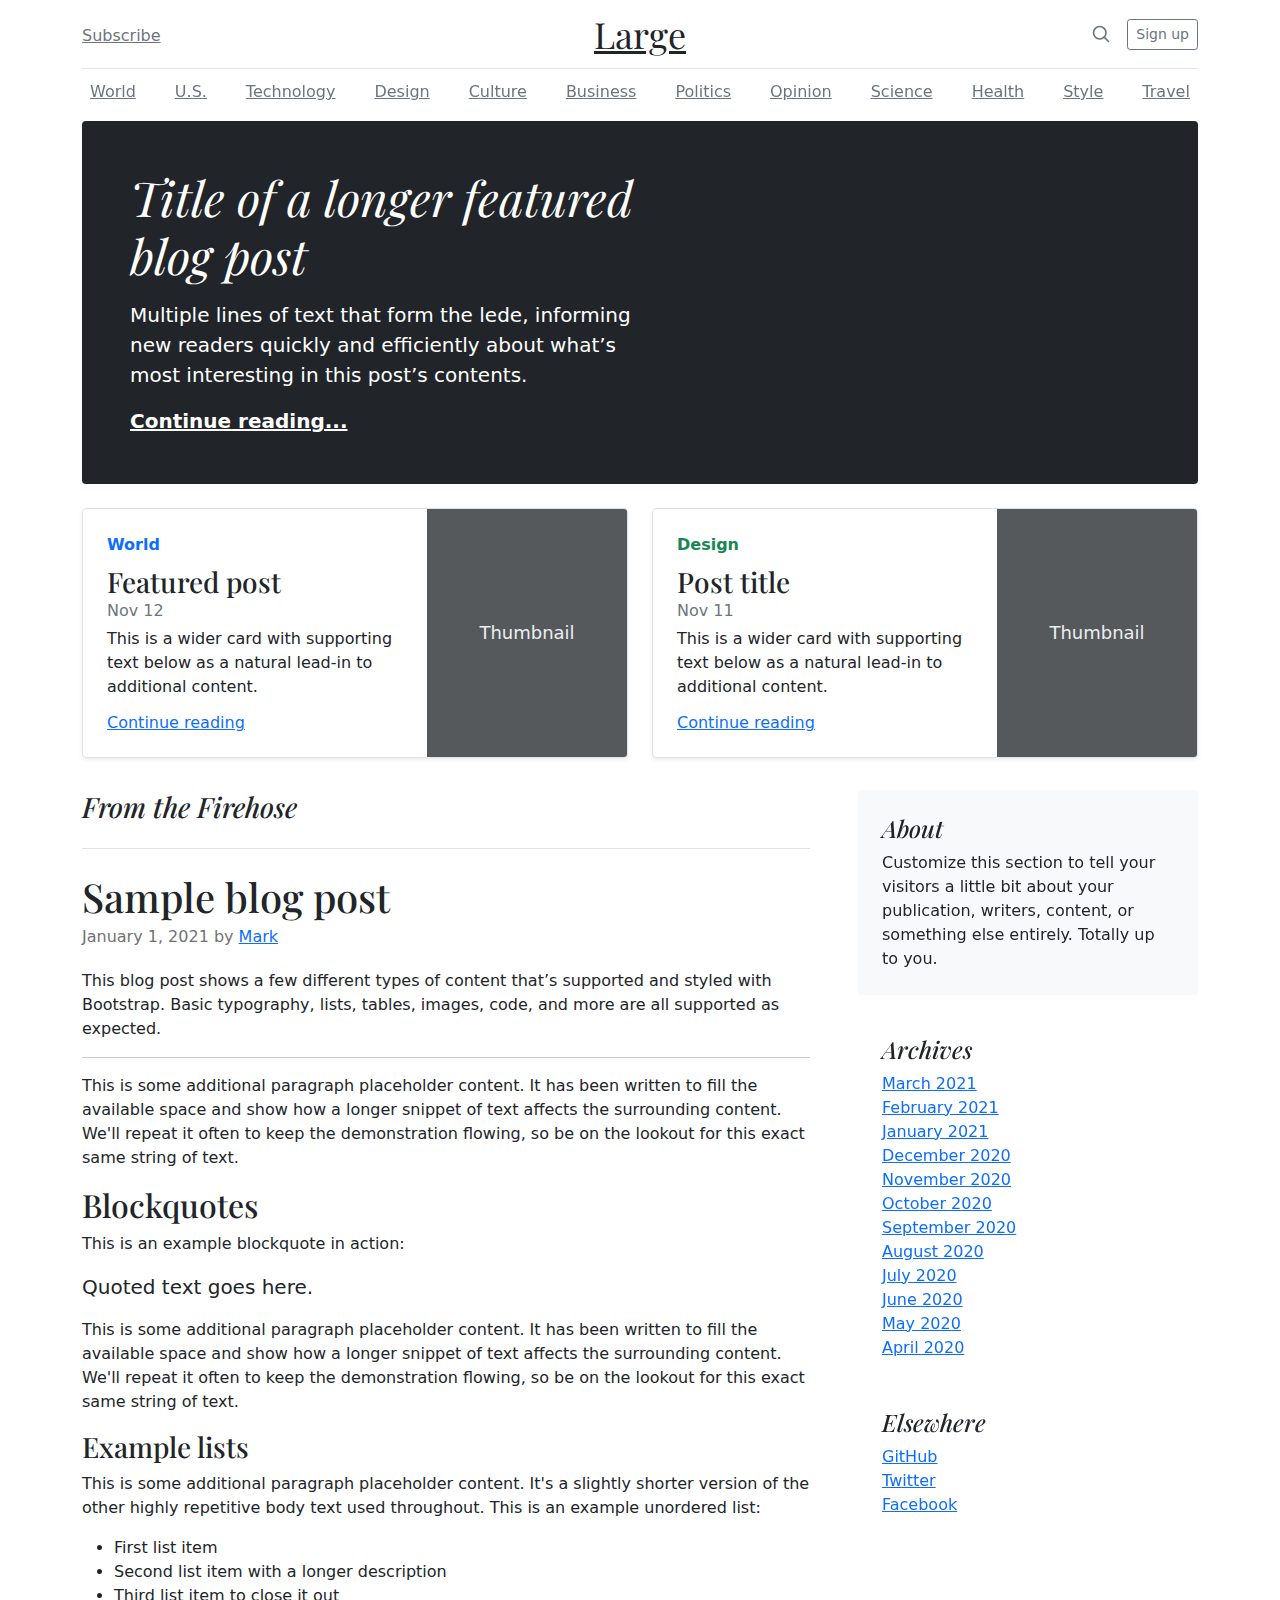
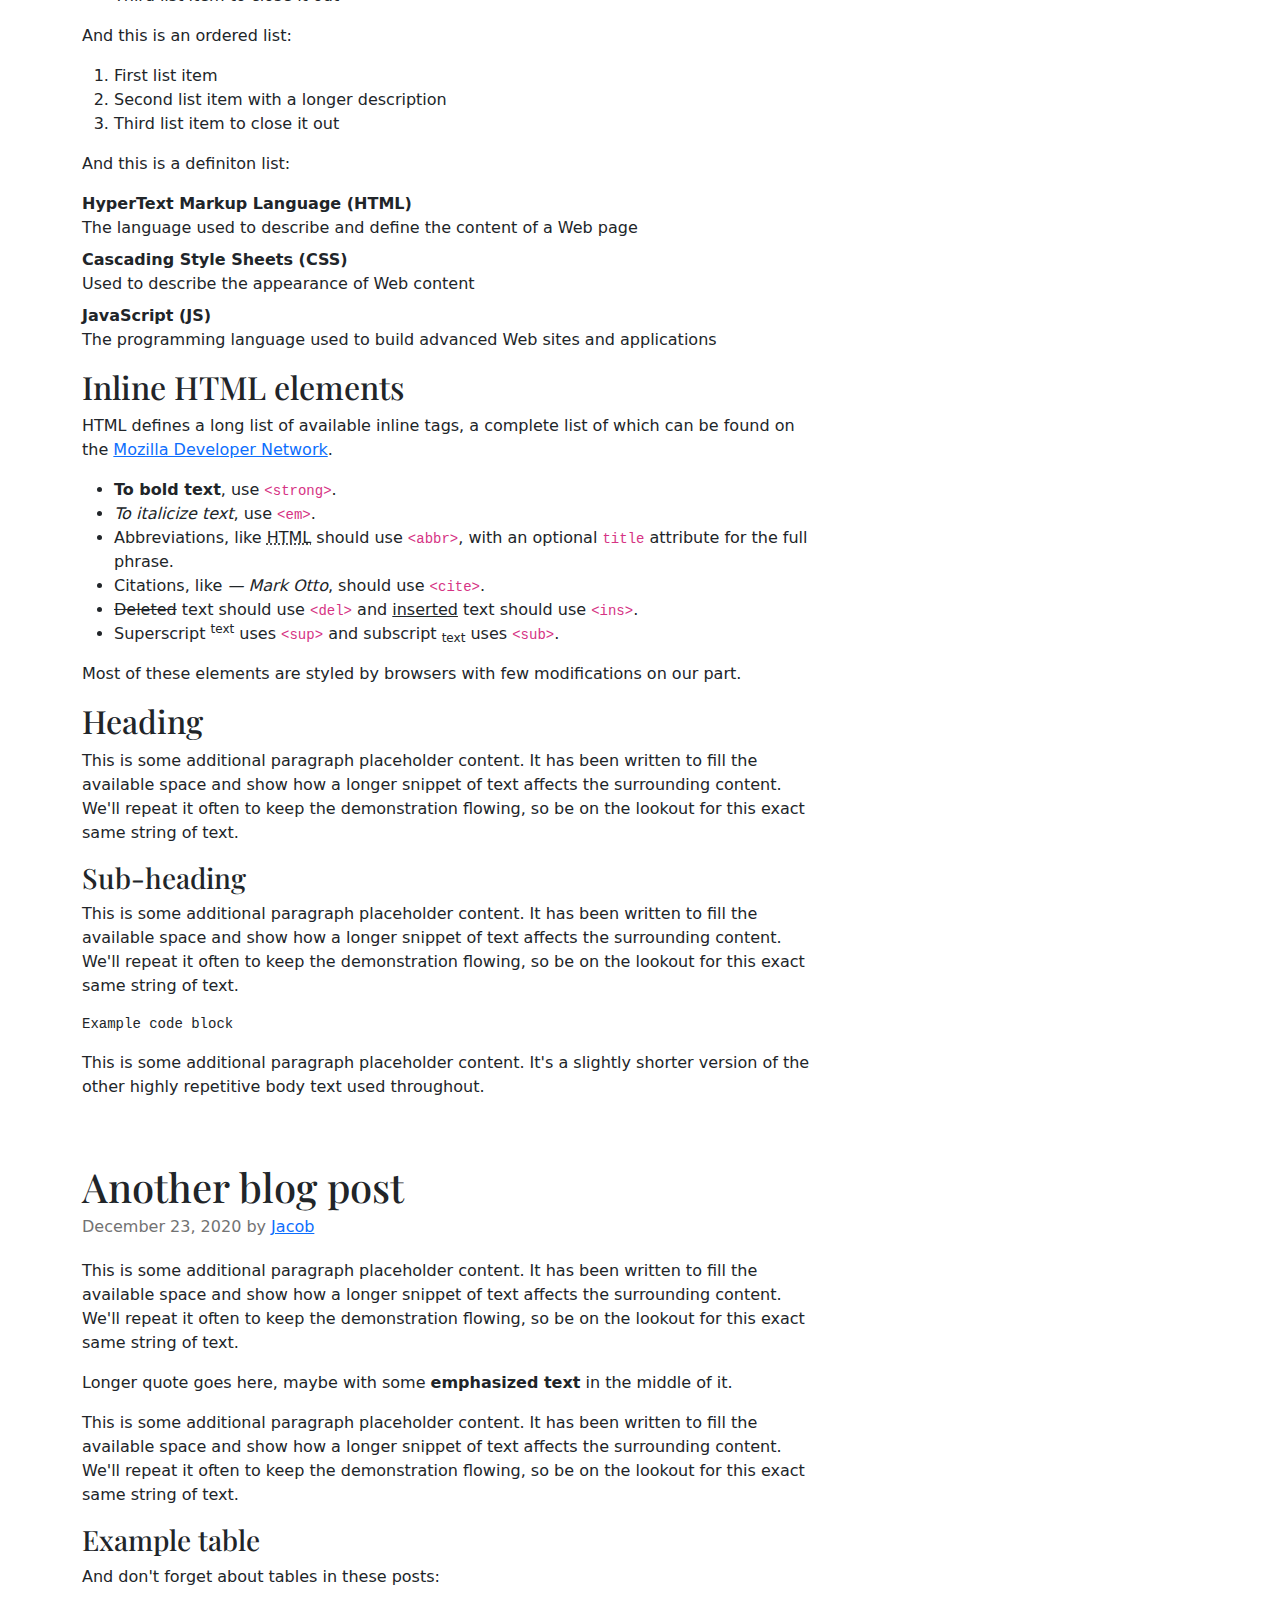
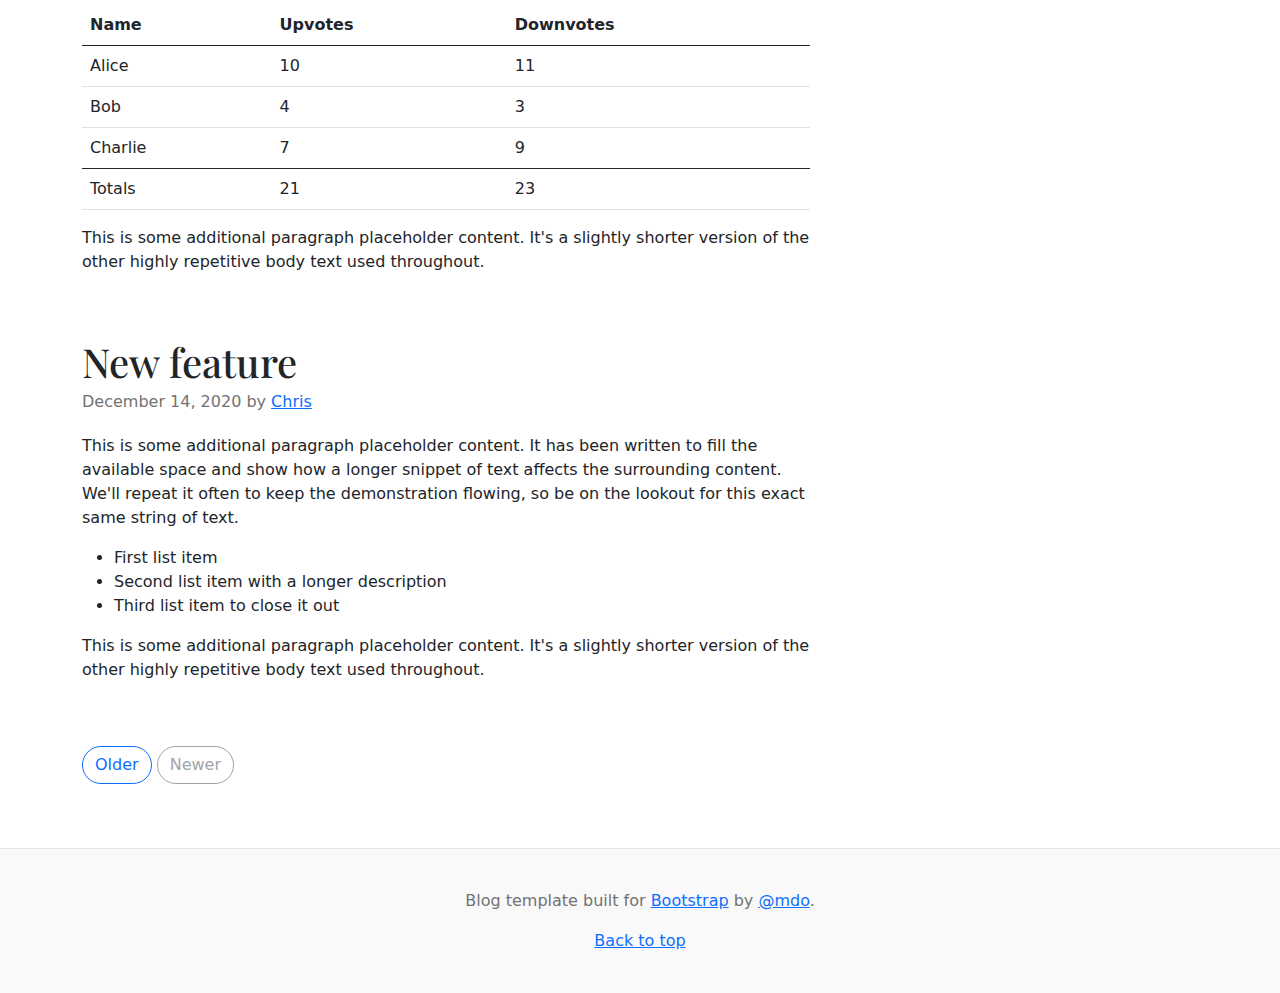
<file: FrontEnd/bootstrap-5.0.2-examples/blog/index.html>
<!doctype html>
<html lang="en">
  <head>
    <meta charset="utf-8">
    <meta name="viewport" content="width=device-width, initial-scale=1">
    <meta name="description" content="">
    <meta name="author" content="Mark Otto, Jacob Thornton, and Bootstrap contributors">
    <meta name="generator" content="Hugo 0.84.0">
    <title>Blog Template · Bootstrap v5.0</title>

    <link rel="canonical" href="https://getbootstrap.com/docs/5.0/examples/blog/">

    

    <!-- Bootstrap core CSS -->
<link href="../assets/dist/css/bootstrap.min.css" rel="stylesheet">

    <style>
      .bd-placeholder-img {
        font-size: 1.125rem;
        text-anchor: middle;
        -webkit-user-select: none;
        -moz-user-select: none;
        user-select: none;
      }

      @media (min-width: 768px) {
        .bd-placeholder-img-lg {
          font-size: 3.5rem;
        }
      }
    </style>

    
    <!-- Custom styles for this template -->
    <link href="https://fonts.googleapis.com/css?family=Playfair&#43;Display:700,900&amp;display=swap" rel="stylesheet">
    <!-- Custom styles for this template -->
    <link href="blog.css" rel="stylesheet">
  </head>
  <body>
    
<div class="container">
  <header class="blog-header py-3">
    <div class="row flex-nowrap justify-content-between align-items-center">
      <div class="col-4 pt-1">
        <a class="link-secondary" href="#">Subscribe</a>
      </div>
      <div class="col-4 text-center">
        <a class="blog-header-logo text-dark" href="#">Large</a>
      </div>
      <div class="col-4 d-flex justify-content-end align-items-center">
        <a class="link-secondary" href="#" aria-label="Search">
          <svg xmlns="http://www.w3.org/2000/svg" width="20" height="20" fill="none" stroke="currentColor" stroke-linecap="round" stroke-linejoin="round" stroke-width="2" class="mx-3" role="img" viewBox="0 0 24 24"><title>Search</title><circle cx="10.5" cy="10.5" r="7.5"/><path d="M21 21l-5.2-5.2"/></svg>
        </a>
        <a class="btn btn-sm btn-outline-secondary" href="#">Sign up</a>
      </div>
    </div>
  </header>

  <div class="nav-scroller py-1 mb-2">
    <nav class="nav d-flex justify-content-between">
      <a class="p-2 link-secondary" href="#">World</a>
      <a class="p-2 link-secondary" href="#">U.S.</a>
      <a class="p-2 link-secondary" href="#">Technology</a>
      <a class="p-2 link-secondary" href="#">Design</a>
      <a class="p-2 link-secondary" href="#">Culture</a>
      <a class="p-2 link-secondary" href="#">Business</a>
      <a class="p-2 link-secondary" href="#">Politics</a>
      <a class="p-2 link-secondary" href="#">Opinion</a>
      <a class="p-2 link-secondary" href="#">Science</a>
      <a class="p-2 link-secondary" href="#">Health</a>
      <a class="p-2 link-secondary" href="#">Style</a>
      <a class="p-2 link-secondary" href="#">Travel</a>
    </nav>
  </div>
</div>

<main class="container">
  <div class="p-4 p-md-5 mb-4 text-white rounded bg-dark">
    <div class="col-md-6 px-0">
      <h1 class="display-4 fst-italic">Title of a longer featured blog post</h1>
      <p class="lead my-3">Multiple lines of text that form the lede, informing new readers quickly and efficiently about what’s most interesting in this post’s contents.</p>
      <p class="lead mb-0"><a href="#" class="text-white fw-bold">Continue reading...</a></p>
    </div>
  </div>

  <div class="row mb-2">
    <div class="col-md-6">
      <div class="row g-0 border rounded overflow-hidden flex-md-row mb-4 shadow-sm h-md-250 position-relative">
        <div class="col p-4 d-flex flex-column position-static">
          <strong class="d-inline-block mb-2 text-primary">World</strong>
          <h3 class="mb-0">Featured post</h3>
          <div class="mb-1 text-muted">Nov 12</div>
          <p class="card-text mb-auto">This is a wider card with supporting text below as a natural lead-in to additional content.</p>
          <a href="#" class="stretched-link">Continue reading</a>
        </div>
        <div class="col-auto d-none d-lg-block">
          <svg class="bd-placeholder-img" width="200" height="250" xmlns="http://www.w3.org/2000/svg" role="img" aria-label="Placeholder: Thumbnail" preserveAspectRatio="xMidYMid slice" focusable="false"><title>Placeholder</title><rect width="100%" height="100%" fill="#55595c"/><text x="50%" y="50%" fill="#eceeef" dy=".3em">Thumbnail</text></svg>

        </div>
      </div>
    </div>
    <div class="col-md-6">
      <div class="row g-0 border rounded overflow-hidden flex-md-row mb-4 shadow-sm h-md-250 position-relative">
        <div class="col p-4 d-flex flex-column position-static">
          <strong class="d-inline-block mb-2 text-success">Design</strong>
          <h3 class="mb-0">Post title</h3>
          <div class="mb-1 text-muted">Nov 11</div>
          <p class="mb-auto">This is a wider card with supporting text below as a natural lead-in to additional content.</p>
          <a href="#" class="stretched-link">Continue reading</a>
        </div>
        <div class="col-auto d-none d-lg-block">
          <svg class="bd-placeholder-img" width="200" height="250" xmlns="http://www.w3.org/2000/svg" role="img" aria-label="Placeholder: Thumbnail" preserveAspectRatio="xMidYMid slice" focusable="false"><title>Placeholder</title><rect width="100%" height="100%" fill="#55595c"/><text x="50%" y="50%" fill="#eceeef" dy=".3em">Thumbnail</text></svg>

        </div>
      </div>
    </div>
  </div>

  <div class="row g-5">
    <div class="col-md-8">
      <h3 class="pb-4 mb-4 fst-italic border-bottom">
        From the Firehose
      </h3>

      <article class="blog-post">
        <h2 class="blog-post-title">Sample blog post</h2>
        <p class="blog-post-meta">January 1, 2021 by <a href="#">Mark</a></p>

        <p>This blog post shows a few different types of content that’s supported and styled with Bootstrap. Basic typography, lists, tables, images, code, and more are all supported as expected.</p>
        <hr>
        <p>This is some additional paragraph placeholder content. It has been written to fill the available space and show how a longer snippet of text affects the surrounding content. We'll repeat it often to keep the demonstration flowing, so be on the lookout for this exact same string of text.</p>
        <h2>Blockquotes</h2>
        <p>This is an example blockquote in action:</p>
        <blockquote class="blockquote">
          <p>Quoted text goes here.</p>
        </blockquote>
        <p>This is some additional paragraph placeholder content. It has been written to fill the available space and show how a longer snippet of text affects the surrounding content. We'll repeat it often to keep the demonstration flowing, so be on the lookout for this exact same string of text.</p>
        <h3>Example lists</h3>
        <p>This is some additional paragraph placeholder content. It's a slightly shorter version of the other highly repetitive body text used throughout. This is an example unordered list:</p>
        <ul>
          <li>First list item</li>
          <li>Second list item with a longer description</li>
          <li>Third list item to close it out</li>
        </ul>
        <p>And this is an ordered list:</p>
        <ol>
          <li>First list item</li>
          <li>Second list item with a longer description</li>
          <li>Third list item to close it out</li>
        </ol>
        <p>And this is a definiton list:</p>
        <dl>
          <dt>HyperText Markup Language (HTML)</dt>
          <dd>The language used to describe and define the content of a Web page</dd>
          <dt>Cascading Style Sheets (CSS)</dt>
          <dd>Used to describe the appearance of Web content</dd>
          <dt>JavaScript (JS)</dt>
          <dd>The programming language used to build advanced Web sites and applications</dd>
        </dl>
        <h2>Inline HTML elements</h2>
        <p>HTML defines a long list of available inline tags, a complete list of which can be found on the <a href="https://developer.mozilla.org/en-US/docs/Web/HTML/Element">Mozilla Developer Network</a>.</p>
        <ul>
          <li><strong>To bold text</strong>, use <code class="language-plaintext highlighter-rouge">&lt;strong&gt;</code>.</li>
          <li><em>To italicize text</em>, use <code class="language-plaintext highlighter-rouge">&lt;em&gt;</code>.</li>
          <li>Abbreviations, like <abbr title="HyperText Markup Langage">HTML</abbr> should use <code class="language-plaintext highlighter-rouge">&lt;abbr&gt;</code>, with an optional <code class="language-plaintext highlighter-rouge">title</code> attribute for the full phrase.</li>
          <li>Citations, like <cite>— Mark Otto</cite>, should use <code class="language-plaintext highlighter-rouge">&lt;cite&gt;</code>.</li>
          <li><del>Deleted</del> text should use <code class="language-plaintext highlighter-rouge">&lt;del&gt;</code> and <ins>inserted</ins> text should use <code class="language-plaintext highlighter-rouge">&lt;ins&gt;</code>.</li>
          <li>Superscript <sup>text</sup> uses <code class="language-plaintext highlighter-rouge">&lt;sup&gt;</code> and subscript <sub>text</sub> uses <code class="language-plaintext highlighter-rouge">&lt;sub&gt;</code>.</li>
        </ul>
        <p>Most of these elements are styled by browsers with few modifications on our part.</p>
        <h2>Heading</h2>
        <p>This is some additional paragraph placeholder content. It has been written to fill the available space and show how a longer snippet of text affects the surrounding content. We'll repeat it often to keep the demonstration flowing, so be on the lookout for this exact same string of text.</p>
        <h3>Sub-heading</h3>
        <p>This is some additional paragraph placeholder content. It has been written to fill the available space and show how a longer snippet of text affects the surrounding content. We'll repeat it often to keep the demonstration flowing, so be on the lookout for this exact same string of text.</p>
        <pre><code>Example code block</code></pre>
        <p>This is some additional paragraph placeholder content. It's a slightly shorter version of the other highly repetitive body text used throughout.</p>
      </article>

      <article class="blog-post">
        <h2 class="blog-post-title">Another blog post</h2>
        <p class="blog-post-meta">December 23, 2020 by <a href="#">Jacob</a></p>

        <p>This is some additional paragraph placeholder content. It has been written to fill the available space and show how a longer snippet of text affects the surrounding content. We'll repeat it often to keep the demonstration flowing, so be on the lookout for this exact same string of text.</p>
        <blockquote>
          <p>Longer quote goes here, maybe with some <strong>emphasized text</strong> in the middle of it.</p>
        </blockquote>
        <p>This is some additional paragraph placeholder content. It has been written to fill the available space and show how a longer snippet of text affects the surrounding content. We'll repeat it often to keep the demonstration flowing, so be on the lookout for this exact same string of text.</p>
        <h3>Example table</h3>
        <p>And don't forget about tables in these posts:</p>
        <table class="table">
          <thead>
            <tr>
              <th>Name</th>
              <th>Upvotes</th>
              <th>Downvotes</th>
            </tr>
          </thead>
          <tbody>
            <tr>
              <td>Alice</td>
              <td>10</td>
              <td>11</td>
            </tr>
            <tr>
              <td>Bob</td>
              <td>4</td>
              <td>3</td>
            </tr>
            <tr>
              <td>Charlie</td>
              <td>7</td>
              <td>9</td>
            </tr>
          </tbody>
          <tfoot>
            <tr>
              <td>Totals</td>
              <td>21</td>
              <td>23</td>
            </tr>
          </tfoot>
        </table>

        <p>This is some additional paragraph placeholder content. It's a slightly shorter version of the other highly repetitive body text used throughout.</p>
      </article>

      <article class="blog-post">
        <h2 class="blog-post-title">New feature</h2>
        <p class="blog-post-meta">December 14, 2020 by <a href="#">Chris</a></p>

        <p>This is some additional paragraph placeholder content. It has been written to fill the available space and show how a longer snippet of text affects the surrounding content. We'll repeat it often to keep the demonstration flowing, so be on the lookout for this exact same string of text.</p>
        <ul>
          <li>First list item</li>
          <li>Second list item with a longer description</li>
          <li>Third list item to close it out</li>
        </ul>
        <p>This is some additional paragraph placeholder content. It's a slightly shorter version of the other highly repetitive body text used throughout.</p>
      </article>

      <nav class="blog-pagination" aria-label="Pagination">
        <a class="btn btn-outline-primary" href="#">Older</a>
        <a class="btn btn-outline-secondary disabled" href="#" tabindex="-1" aria-disabled="true">Newer</a>
      </nav>

    </div>

    <div class="col-md-4">
      <div class="position-sticky" style="top: 2rem;">
        <div class="p-4 mb-3 bg-light rounded">
          <h4 class="fst-italic">About</h4>
          <p class="mb-0">Customize this section to tell your visitors a little bit about your publication, writers, content, or something else entirely. Totally up to you.</p>
        </div>

        <div class="p-4">
          <h4 class="fst-italic">Archives</h4>
          <ol class="list-unstyled mb-0">
            <li><a href="#">March 2021</a></li>
            <li><a href="#">February 2021</a></li>
            <li><a href="#">January 2021</a></li>
            <li><a href="#">December 2020</a></li>
            <li><a href="#">November 2020</a></li>
            <li><a href="#">October 2020</a></li>
            <li><a href="#">September 2020</a></li>
            <li><a href="#">August 2020</a></li>
            <li><a href="#">July 2020</a></li>
            <li><a href="#">June 2020</a></li>
            <li><a href="#">May 2020</a></li>
            <li><a href="#">April 2020</a></li>
          </ol>
        </div>

        <div class="p-4">
          <h4 class="fst-italic">Elsewhere</h4>
          <ol class="list-unstyled">
            <li><a href="#">GitHub</a></li>
            <li><a href="#">Twitter</a></li>
            <li><a href="#">Facebook</a></li>
          </ol>
        </div>
      </div>
    </div>
  </div>

</main>

<footer class="blog-footer">
  <p>Blog template built for <a href="https://getbootstrap.com/">Bootstrap</a> by <a href="https://twitter.com/mdo">@mdo</a>.</p>
  <p>
    <a href="#">Back to top</a>
  </p>
</footer>


    
  </body>
</html>
</file>
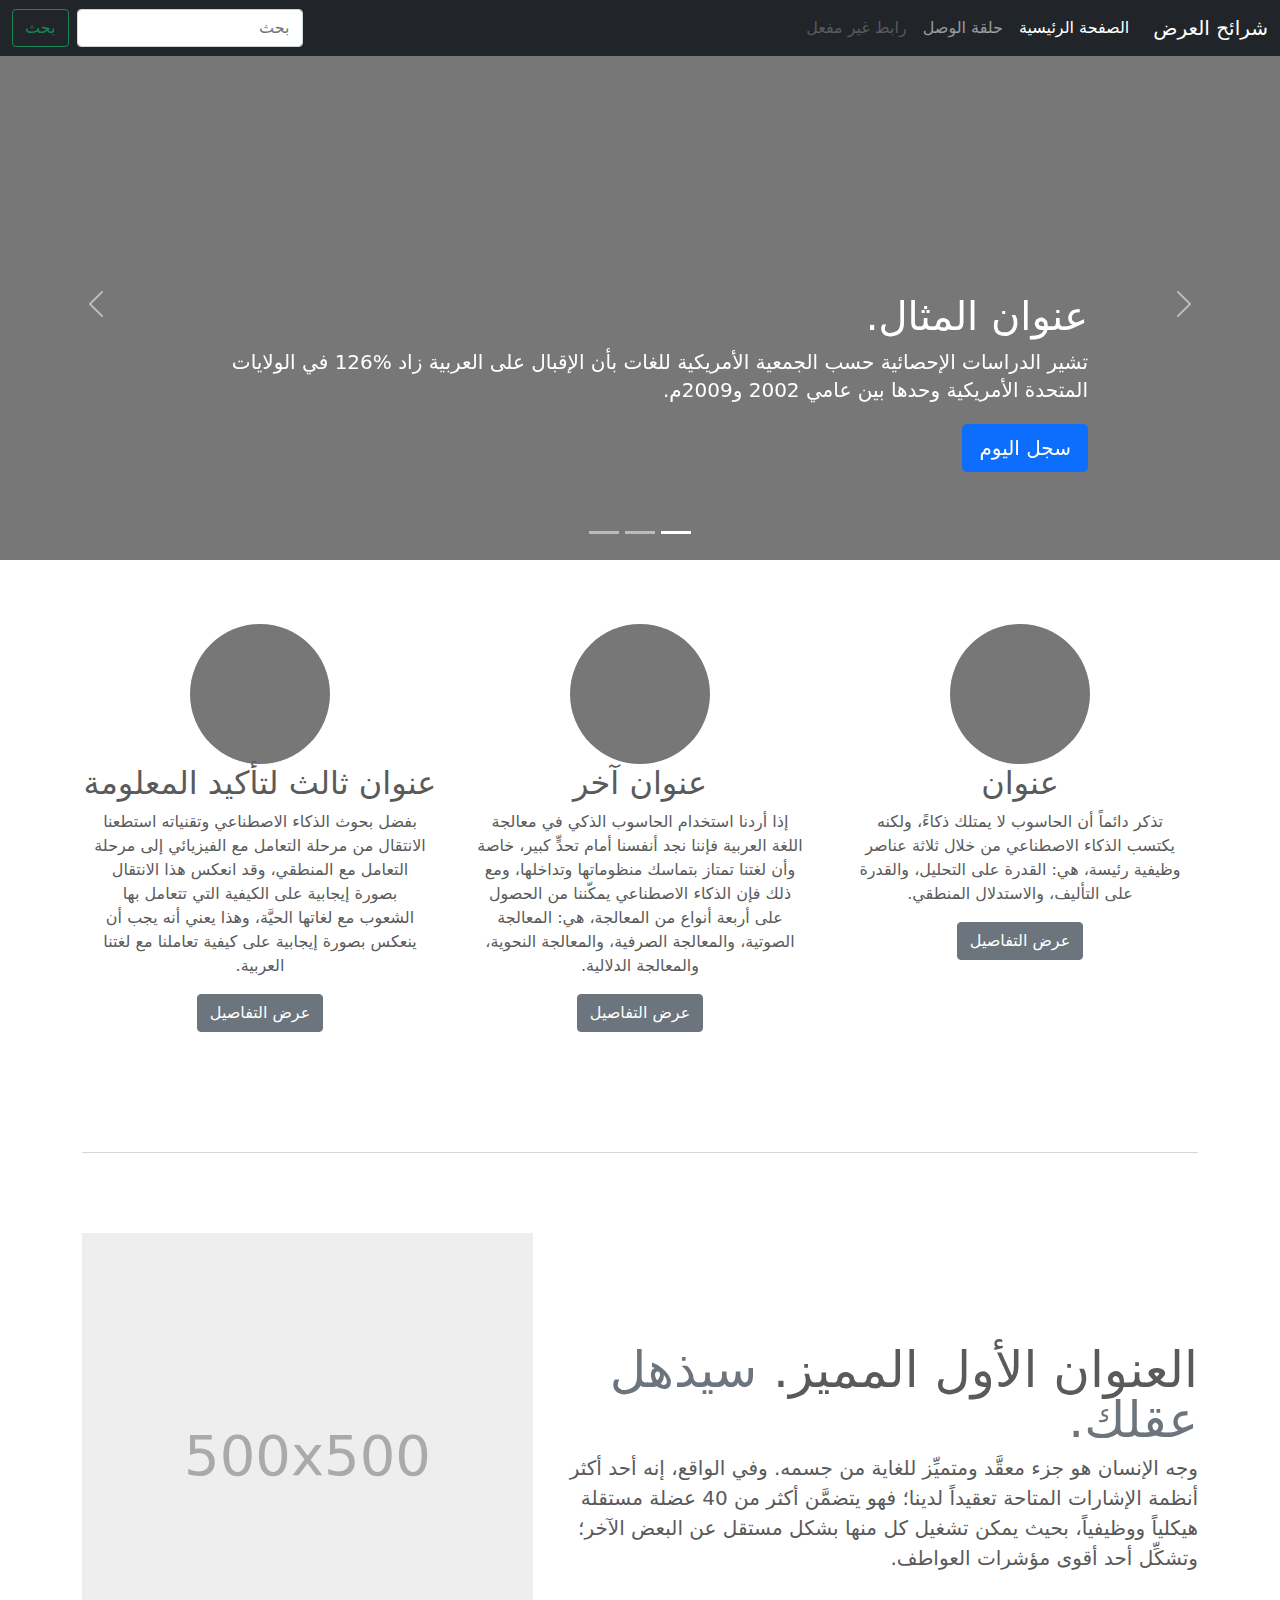
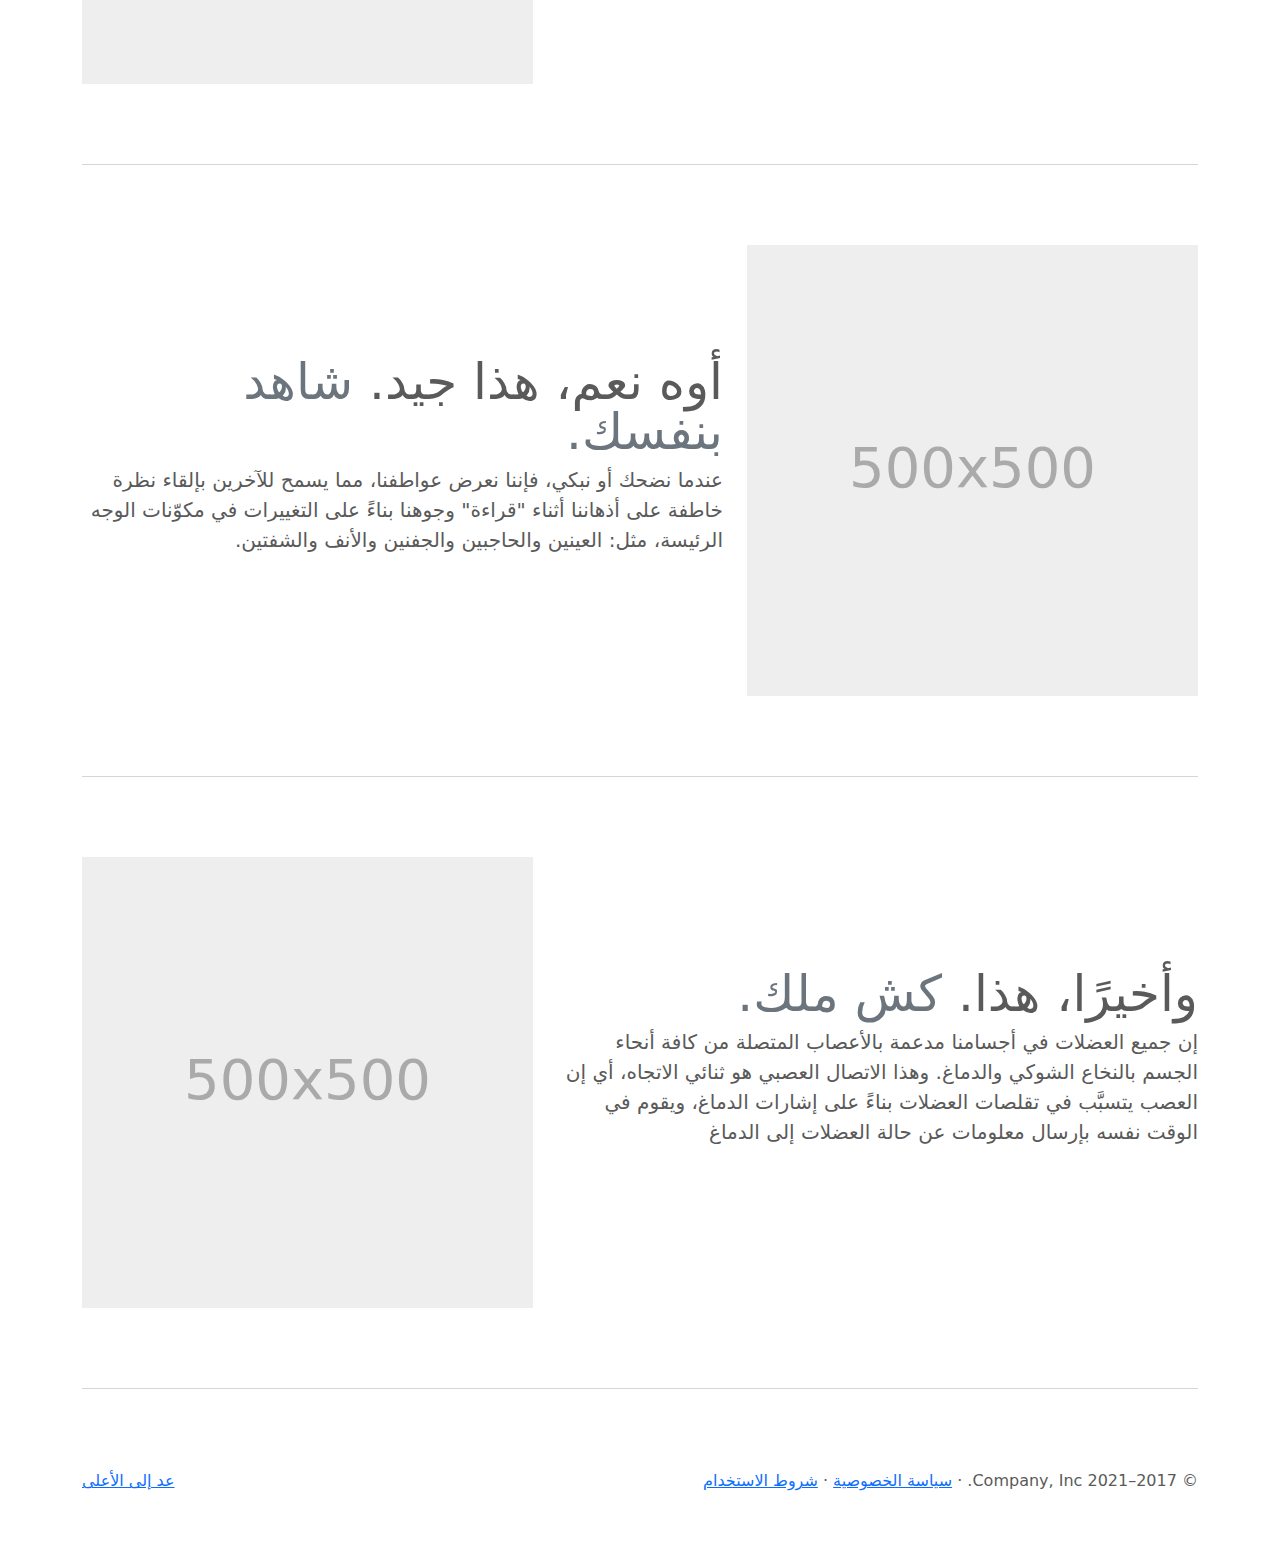
<file: FrontEnd/bootstrap-5.0.2-examples/carousel-rtl/index.html>
<!doctype html>
<html lang="ar" dir="rtl">
  <head>
    <meta charset="utf-8">
    <meta name="viewport" content="width=device-width, initial-scale=1">
    <meta name="description" content="">
    <meta name="author" content="Mark Otto, Jacob Thornton, and Bootstrap contributors">
    <meta name="generator" content="Hugo 0.84.0">
    <title>قالب  شرائح العرض · Bootstrap v5.0</title>

    <link rel="canonical" href="https://getbootstrap.com/docs/5.0/examples/carousel-rtl/">

    

    <!-- Bootstrap core CSS -->
<link href="../assets/dist/css/bootstrap.rtl.min.css" rel="stylesheet">

    <style>
      .bd-placeholder-img {
        font-size: 1.125rem;
        text-anchor: middle;
        -webkit-user-select: none;
        -moz-user-select: none;
        user-select: none;
      }

      @media (min-width: 768px) {
        .bd-placeholder-img-lg {
          font-size: 3.5rem;
        }
      }
    </style>

    
    <!-- Custom styles for this template -->
    <link href="../carousel/carousel.rtl.css" rel="stylesheet">
  </head>
  <body>
    
<header>
  <nav class="navbar navbar-expand-md navbar-dark fixed-top bg-dark">
    <div class="container-fluid">
      <a class="navbar-brand" href="#">شرائح العرض</a>
      <button class="navbar-toggler" type="button" data-bs-toggle="collapse" data-bs-target="#navbarCollapse" aria-controls="navbarCollapse" aria-expanded="false" aria-label="تبديل التنقل">
        <span class="navbar-toggler-icon"></span>
      </button>
      <div class="collapse navbar-collapse" id="navbarCollapse">
        <ul class="navbar-nav me-auto mb-2 mb-md-0">
          <li class="nav-item">
            <a class="nav-link active" aria-current="page" href="#">الصفحة الرئيسية</a>
          </li>
          <li class="nav-item">
            <a class="nav-link" href="#">حلقة الوصل</a>
          </li>
          <li class="nav-item">
            <a class="nav-link disabled" href="#" tabindex="-1" aria-disabled="true">رابط غير مفعل</a>
          </li>
        </ul>
        <form class="d-flex">
          <input class="form-control me-2" type="search" placeholder="بحث" aria-label="بحث">
          <button class="btn btn-outline-success" type="submit">بحث</button>
        </form>
      </div>
    </div>
  </nav>
</header>

<main>

  <div id="myCarousel" class="carousel slide" data-bs-ride="carousel">
    <div class="carousel-indicators">
      <button type="button" data-bs-target="#myCarousel" data-bs-slide-to="0" class="active" aria-current="true" aria-label="Slide 1"></button>
      <button type="button" data-bs-target="#myCarousel" data-bs-slide-to="1" aria-label="Slide 2"></button>
      <button type="button" data-bs-target="#myCarousel" data-bs-slide-to="2" aria-label="Slide 3"></button>
    </div>
    <div class="carousel-inner">
      <div class="carousel-item active">
        <svg class="bd-placeholder-img" width="100%" height="100%" xmlns="http://www.w3.org/2000/svg" aria-hidden="true" preserveAspectRatio="xMidYMid slice" focusable="false"><rect width="100%" height="100%" fill="#777"/></svg>

        <div class="container">
          <div class="carousel-caption text-start">
            <h1>عنوان المثال.</h1>
            <p>تشير الدراسات الإحصائية حسب الجمعية الأمريكية للغات بأن الإقبال على العربية زاد %126 في الولايات المتحدة الأمريكية وحدها بين عامي 2002 و2009م.</p>
            <p><a class="btn btn-lg btn-primary" href="#">سجل اليوم</a></p>
          </div>
        </div>
      </div>
      <div class="carousel-item">
        <svg class="bd-placeholder-img" width="100%" height="100%" xmlns="http://www.w3.org/2000/svg" aria-hidden="true" preserveAspectRatio="xMidYMid slice" focusable="false"><rect width="100%" height="100%" fill="#777"/></svg>

        <div class="container">
          <div class="carousel-caption">
            <h1>عنوان مثال آخر.</h1>
            <p>حسب المجلس الثقافي البريطاني فإن تعليم الإنجليزية داخل بريطانيا يسهم في تعزيز اقتصادها بما يتجاوز ملياري جنيه سنوياً، كما أنه وفر أكثر من 26 ألف وظيفة.</p>
            <p><a class="btn btn-lg btn-primary" href="#">أعرف أكثر</a></p>
          </div>
        </div>
      </div>
      <div class="carousel-item">
        <svg class="bd-placeholder-img" width="100%" height="100%" xmlns="http://www.w3.org/2000/svg" aria-hidden="true" preserveAspectRatio="xMidYMid slice" focusable="false"><rect width="100%" height="100%" fill="#777"/></svg>

        <div class="container">
          <div class="carousel-caption text-end">
            <h1>واحد أكثر لقياس جيد.</h1>
            <p>الإحصاءات لحجم الاستثمار اللغوي خارج بريطانيا تتفاوت من سنة لأخرى إلا أن المدير التنفيذي للمجلس الثقافي البريطاني إدي بايرز يرى أن استثمار تعليم الإنجليزية في الخارج لا يحسب على المستوى المالي فحسب بل على المستوى السياسي أيضاً.</p>
            <p><a class="btn btn-lg btn-primary" href="#">تصفح المعرض</a></p>
          </div>
        </div>
      </div>
    </div>
    <button class="carousel-control-prev" type="button" data-bs-target="#myCarousel" data-bs-slide="prev">
      <span class="carousel-control-prev-icon" aria-hidden="true"></span>
      <span class="visually-hidden">السابق</span>
    </button>
    <button class="carousel-control-next" type="button" data-bs-target="#myCarousel" data-bs-slide="next">
      <span class="carousel-control-next-icon" aria-hidden="true"></span>
      <span class="visually-hidden">التالي</span>
    </button>
  </div>


  <!-- Marketing messaging and featurettes
  ================================================== -->
  <!-- Wrap the rest of the page in another container to center all the content. -->

  <div class="container marketing">

    <!-- Three columns of text below the carousel -->
    <div class="row">
      <div class="col-lg-4">
        <svg class="bd-placeholder-img rounded-circle" width="140" height="140" xmlns="http://www.w3.org/2000/svg" role="img" aria-label="Placeholder: 140x140" preserveAspectRatio="xMidYMid slice" focusable="false"><title>Placeholder</title><rect width="100%" height="100%" fill="#777"/><text x="50%" y="50%" fill="#777" dy=".3em">140x140</text></svg>

        <h2>عنوان</h2>
        <p>تذكر دائماً أن الحاسوب لا يمتلك ذكاءً، ولكنه يكتسب الذكاء الاصطناعي من خلال ثلاثة عناصر وظيفية رئيسة، هي: القدرة على التحليل، والقدرة على التأليف، والاستدلال المنطقي.</p>
        <p><a class="btn btn-secondary" href="#">عرض التفاصيل</a></p>
      </div><!-- /.col-lg-4 -->
      <div class="col-lg-4">
        <svg class="bd-placeholder-img rounded-circle" width="140" height="140" xmlns="http://www.w3.org/2000/svg" role="img" aria-label="Placeholder: 140x140" preserveAspectRatio="xMidYMid slice" focusable="false"><title>Placeholder</title><rect width="100%" height="100%" fill="#777"/><text x="50%" y="50%" fill="#777" dy=".3em">140x140</text></svg>

        <h2>عنوان آخر</h2>
        <p>إذا أردنا استخدام الحاسوب الذكي في معالجة اللغة العربية فإننا نجد أنفسنا أمام تحدٍّ كبير، خاصة وأن لغتنا تمتاز بتماسك منظوماتها وتداخلها، ومع ذلك فإن الذكاء الاصطناعي يمكّننا من الحصول على أربعة أنواع من المعالجة، هي: المعالجة الصوتية، والمعالجة الصرفية، والمعالجة النحوية، والمعالجة الدلالية.</p>
        <p><a class="btn btn-secondary" href="#">عرض التفاصيل</a></p>
      </div><!-- /.col-lg-4 -->
      <div class="col-lg-4">
        <svg class="bd-placeholder-img rounded-circle" width="140" height="140" xmlns="http://www.w3.org/2000/svg" role="img" aria-label="Placeholder: 140x140" preserveAspectRatio="xMidYMid slice" focusable="false"><title>Placeholder</title><rect width="100%" height="100%" fill="#777"/><text x="50%" y="50%" fill="#777" dy=".3em">140x140</text></svg>

        <h2>عنوان ثالث لتأكيد المعلومة</h2>
        <p>بفضل بحوث الذكاء الاصطناعي وتقنياته استطعنا الانتقال من مرحلة التعامل مع الفيزيائي إلى مرحلة التعامل مع المنطقي، وقد انعكس هذا الانتقال بصورة إيجابية على الكيفية التي تتعامل بها الشعوب مع لغاتها الحيَّة، وهذا يعني أنه يجب أن ينعكس بصورة إيجابية على كيفية تعاملنا مع لغتنا العربية.</p>
        <p><a class="btn btn-secondary" href="#">عرض التفاصيل</a></p>
      </div><!-- /.col-lg-4 -->
    </div><!-- /.row -->


    <!-- START THE FEATURETTES -->

    <hr class="featurette-divider">

    <div class="row featurette">
      <div class="col-md-7">
        <h2 class="featurette-heading">العنوان الأول المميز. <span class="text-muted"> سيذهل عقلك. </span></h2>
        <p class="lead">وجه الإنسان هو جزء معقَّد ومتميِّز للغاية من جسمه. وفي الواقع، إنه أحد أكثر أنظمة الإشارات المتاحة تعقيداً لدينا؛ فهو يتضمَّن أكثر من 40 عضلة مستقلة هيكلياً ووظيفياً، بحيث يمكن تشغيل كل منها بشكل مستقل عن البعض الآخر؛ وتشكِّل أحد أقوى مؤشرات العواطف.</p>
      </div>
      <div class="col-md-5">
        <svg class="bd-placeholder-img bd-placeholder-img-lg featurette-image img-fluid mx-auto" width="500" height="500" xmlns="http://www.w3.org/2000/svg" role="img" aria-label="Placeholder: 500x500" preserveAspectRatio="xMidYMid slice" focusable="false"><title>Placeholder</title><rect width="100%" height="100%" fill="#eee"/><text x="50%" y="50%" fill="#aaa" dy=".3em">500x500</text></svg>

      </div>
    </div>

    <hr class="featurette-divider">

    <div class="row featurette">
      <div class="col-md-7 order-md-2">
        <h2 class="featurette-heading">أوه نعم، هذا جيد. <span class="text-muted"> شاهد بنفسك. </span></h2>
        <p class="lead">عندما نضحك أو نبكي، فإننا نعرض عواطفنا، مما يسمح للآخرين بإلقاء نظرة خاطفة على أذهاننا أثناء "قراءة" وجوهنا بناءً على التغييرات في مكوّنات الوجه الرئيسة، مثل: العينين والحاجبين والجفنين والأنف والشفتين.</p>
      </div>
      <div class="col-md-5 order-md-1">
        <svg class="bd-placeholder-img bd-placeholder-img-lg featurette-image img-fluid mx-auto" width="500" height="500" xmlns="http://www.w3.org/2000/svg" role="img" aria-label="Placeholder: 500x500" preserveAspectRatio="xMidYMid slice" focusable="false"><title>Placeholder</title><rect width="100%" height="100%" fill="#eee"/><text x="50%" y="50%" fill="#aaa" dy=".3em">500x500</text></svg>

      </div>
    </div>

    <hr class="featurette-divider">

    <div class="row featurette">
      <div class="col-md-7">
        <h2 class="featurette-heading">وأخيرًا، هذا. <span class="text-muted"> كش ملك. </span></h2>
        <p class="lead">إن جميع العضلات في أجسامنا مدعمة بالأعصاب المتصلة من كافة أنحاء الجسم بالنخاع الشوكي والدماغ. وهذا الاتصال العصبي هو ثنائي الاتجاه، أي إن العصب يتسبَّب في تقلصات العضلات بناءً على إشارات الدماغ، ويقوم في الوقت نفسه بإرسال معلومات عن حالة العضلات إلى الدماغ</p>
      </div>
      <div class="col-md-5">
        <svg class="bd-placeholder-img bd-placeholder-img-lg featurette-image img-fluid mx-auto" width="500" height="500" xmlns="http://www.w3.org/2000/svg" role="img" aria-label="Placeholder: 500x500" preserveAspectRatio="xMidYMid slice" focusable="false"><title>Placeholder</title><rect width="100%" height="100%" fill="#eee"/><text x="50%" y="50%" fill="#aaa" dy=".3em">500x500</text></svg>

      </div>
    </div>

    <hr class="featurette-divider">

    <!-- /END THE FEATURETTES -->

  </div><!-- /.container -->


  <!-- FOOTER -->
  <footer class="container">
    <p class="float-end"><a href="#">عد إلى الأعلى</a></p>
    <p>&copy; 2017–2021 Company, Inc. &middot; <a href="#">سياسة الخصوصية</a> &middot; <a href="#">شروط الاستخدام</a></p>
  </footer>
</main>


    <script src="../assets/dist/js/bootstrap.bundle.min.js"></script>

      
  </body>
</html>
</file>
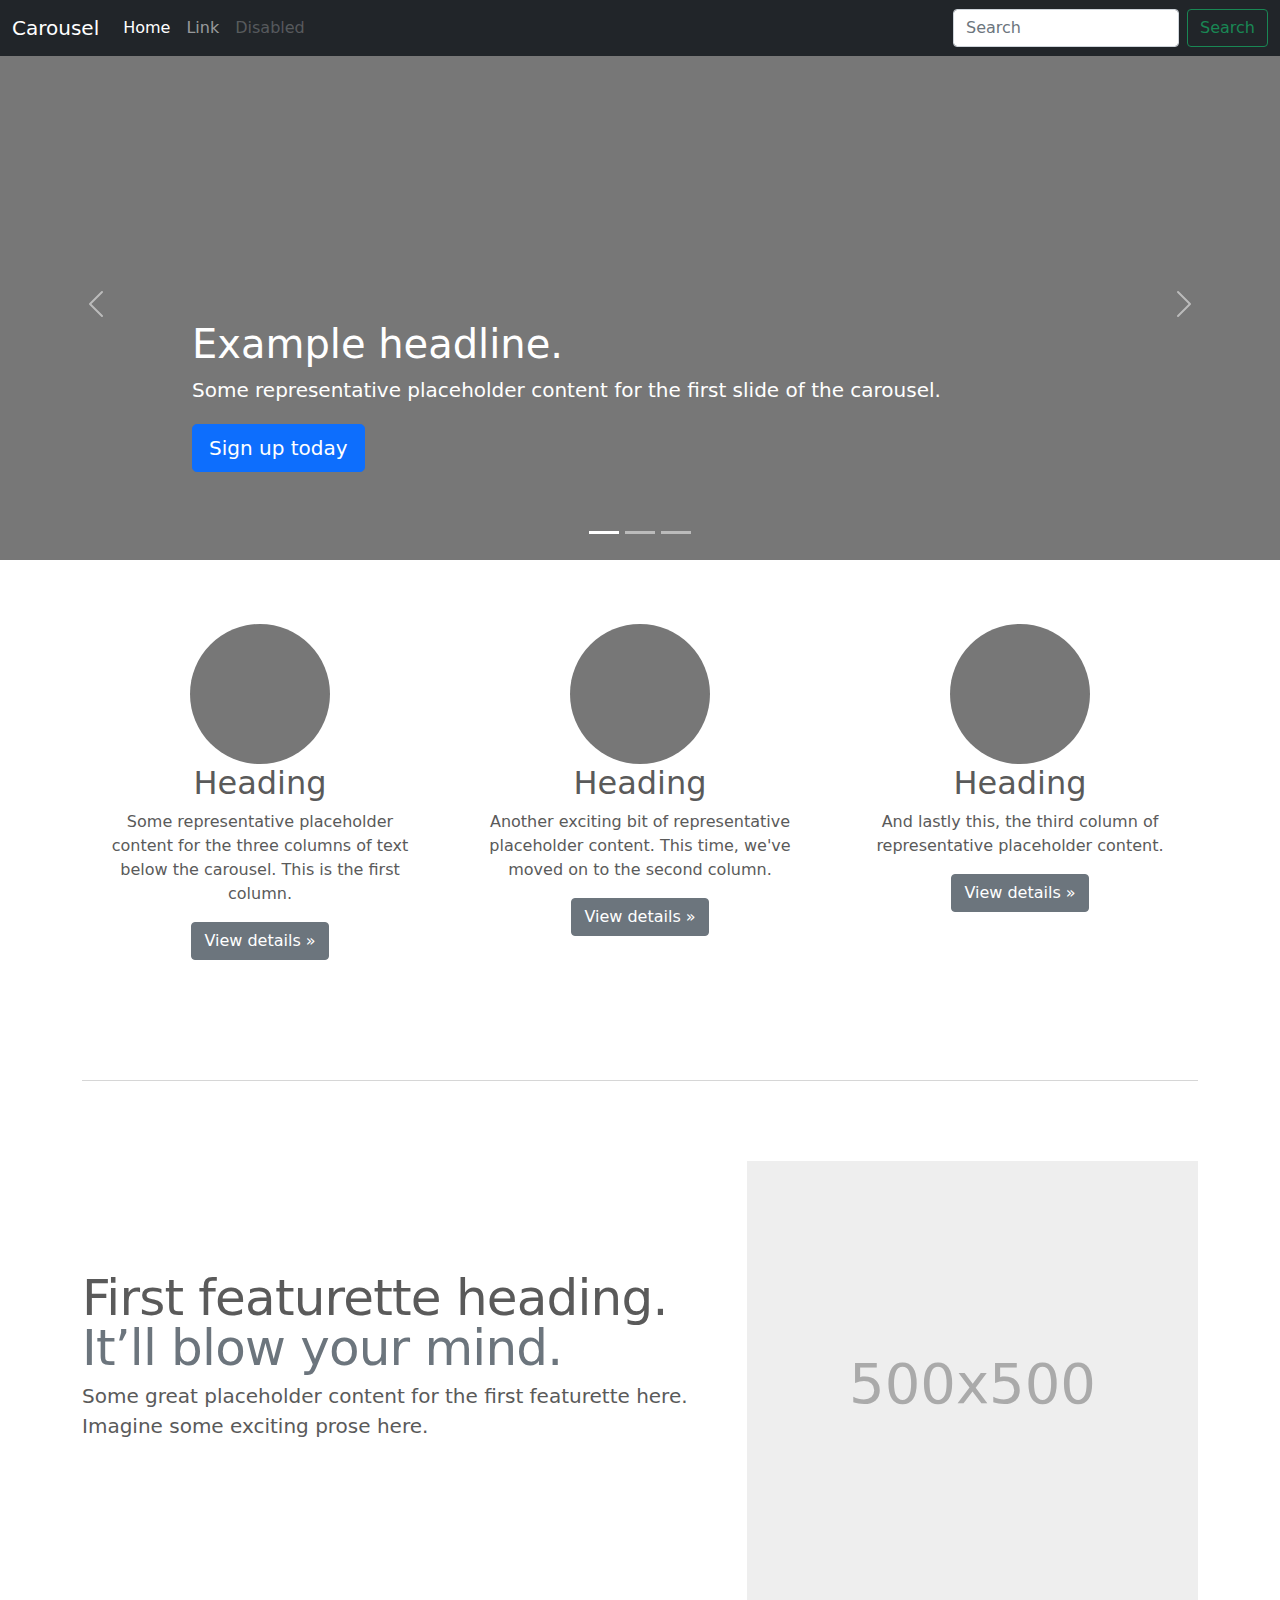
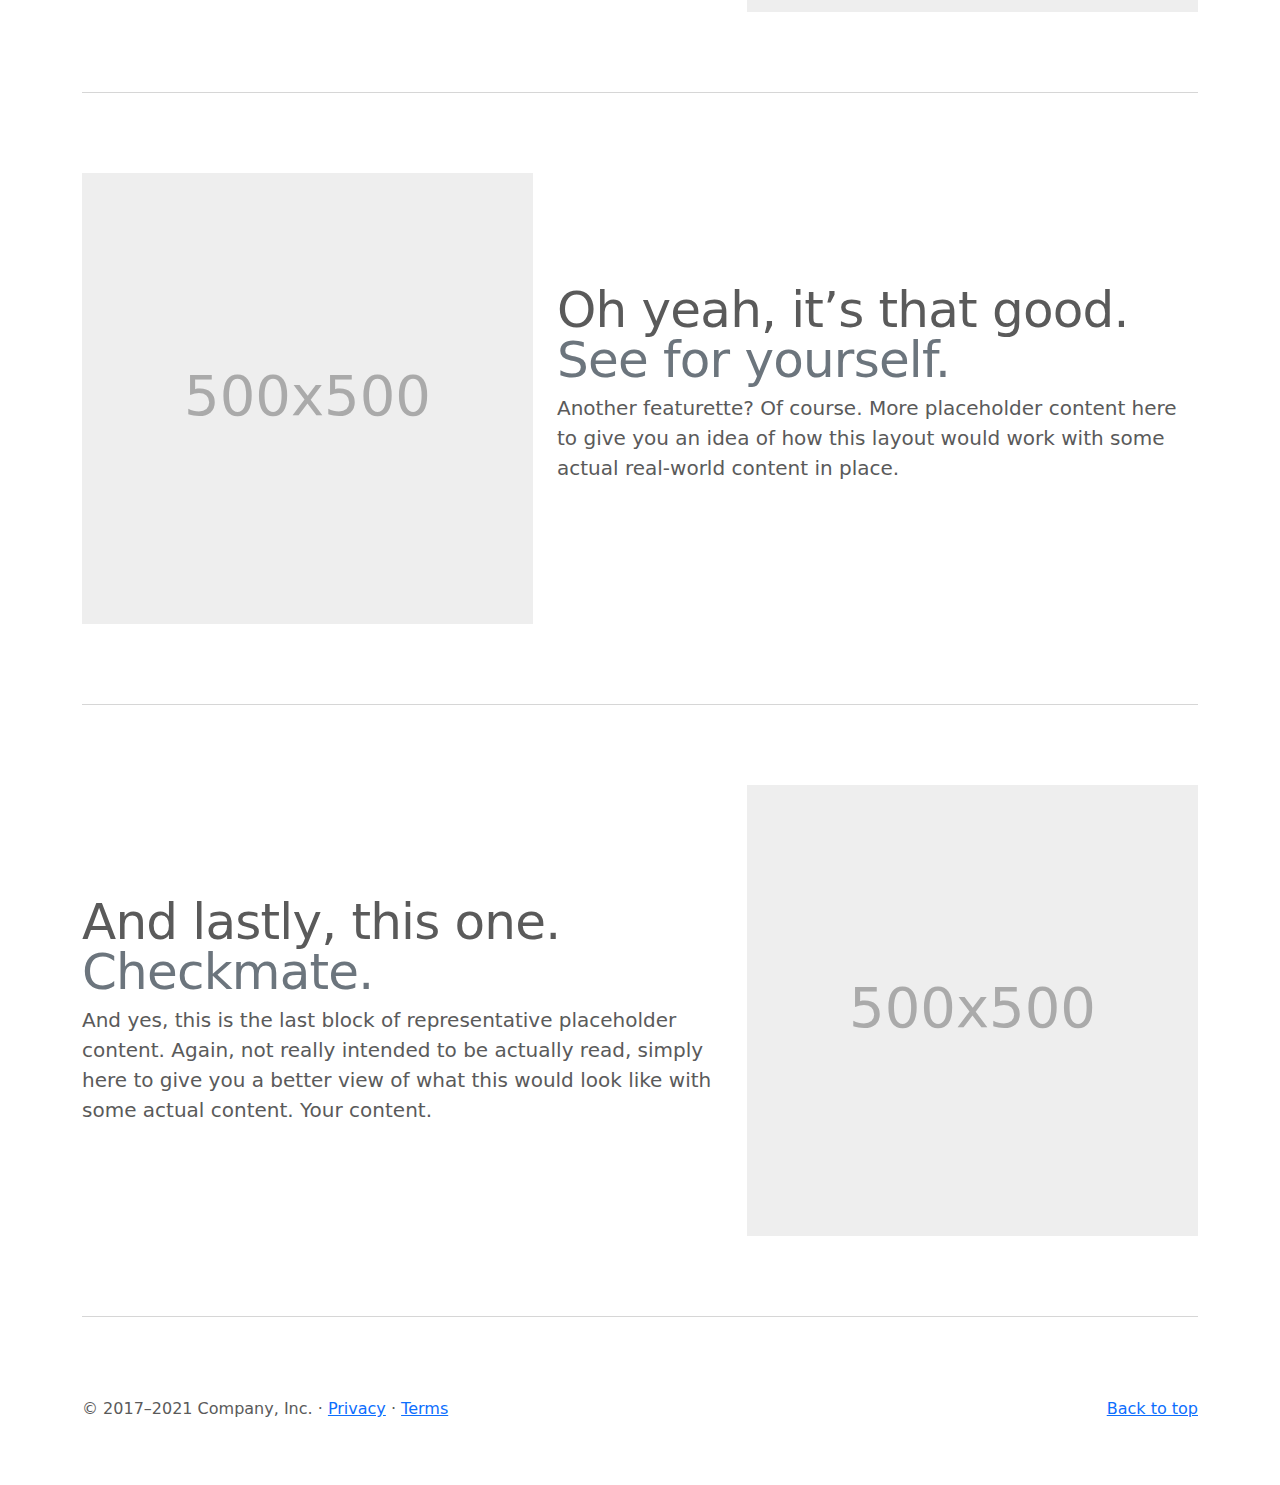
<file: FrontEnd/bootstrap-5.0.2-examples/carousel/index.html>
<!doctype html>
<html lang="en">
  <head>
    <meta charset="utf-8">
    <meta name="viewport" content="width=device-width, initial-scale=1">
    <meta name="description" content="">
    <meta name="author" content="Mark Otto, Jacob Thornton, and Bootstrap contributors">
    <meta name="generator" content="Hugo 0.84.0">
    <title>Carousel Template · Bootstrap v5.0</title>

    <link rel="canonical" href="https://getbootstrap.com/docs/5.0/examples/carousel/">

    

    <!-- Bootstrap core CSS -->
<link href="../assets/dist/css/bootstrap.min.css" rel="stylesheet">

    <style>
      .bd-placeholder-img {
        font-size: 1.125rem;
        text-anchor: middle;
        -webkit-user-select: none;
        -moz-user-select: none;
        user-select: none;
      }

      @media (min-width: 768px) {
        .bd-placeholder-img-lg {
          font-size: 3.5rem;
        }
      }
    </style>

    
    <!-- Custom styles for this template -->
    <link href="carousel.css" rel="stylesheet">
  </head>
  <body>
    
<header>
  <nav class="navbar navbar-expand-md navbar-dark fixed-top bg-dark">
    <div class="container-fluid">
      <a class="navbar-brand" href="#">Carousel</a>
      <button class="navbar-toggler" type="button" data-bs-toggle="collapse" data-bs-target="#navbarCollapse" aria-controls="navbarCollapse" aria-expanded="false" aria-label="Toggle navigation">
        <span class="navbar-toggler-icon"></span>
      </button>
      <div class="collapse navbar-collapse" id="navbarCollapse">
        <ul class="navbar-nav me-auto mb-2 mb-md-0">
          <li class="nav-item">
            <a class="nav-link active" aria-current="page" href="#">Home</a>
          </li>
          <li class="nav-item">
            <a class="nav-link" href="#">Link</a>
          </li>
          <li class="nav-item">
            <a class="nav-link disabled" href="#" tabindex="-1" aria-disabled="true">Disabled</a>
          </li>
        </ul>
        <form class="d-flex">
          <input class="form-control me-2" type="search" placeholder="Search" aria-label="Search">
          <button class="btn btn-outline-success" type="submit">Search</button>
        </form>
      </div>
    </div>
  </nav>
</header>

<main>

  <div id="myCarousel" class="carousel slide" data-bs-ride="carousel">
    <div class="carousel-indicators">
      <button type="button" data-bs-target="#myCarousel" data-bs-slide-to="0" class="active" aria-current="true" aria-label="Slide 1"></button>
      <button type="button" data-bs-target="#myCarousel" data-bs-slide-to="1" aria-label="Slide 2"></button>
      <button type="button" data-bs-target="#myCarousel" data-bs-slide-to="2" aria-label="Slide 3"></button>
    </div>
    <div class="carousel-inner">
      <div class="carousel-item active">
        <svg class="bd-placeholder-img" width="100%" height="100%" xmlns="http://www.w3.org/2000/svg" aria-hidden="true" preserveAspectRatio="xMidYMid slice" focusable="false"><rect width="100%" height="100%" fill="#777"/></svg>

        <div class="container">
          <div class="carousel-caption text-start">
            <h1>Example headline.</h1>
            <p>Some representative placeholder content for the first slide of the carousel.</p>
            <p><a class="btn btn-lg btn-primary" href="#">Sign up today</a></p>
          </div>
        </div>
      </div>
      <div class="carousel-item">
        <svg class="bd-placeholder-img" width="100%" height="100%" xmlns="http://www.w3.org/2000/svg" aria-hidden="true" preserveAspectRatio="xMidYMid slice" focusable="false"><rect width="100%" height="100%" fill="#777"/></svg>

        <div class="container">
          <div class="carousel-caption">
            <h1>Another example headline.</h1>
            <p>Some representative placeholder content for the second slide of the carousel.</p>
            <p><a class="btn btn-lg btn-primary" href="#">Learn more</a></p>
          </div>
        </div>
      </div>
      <div class="carousel-item">
        <svg class="bd-placeholder-img" width="100%" height="100%" xmlns="http://www.w3.org/2000/svg" aria-hidden="true" preserveAspectRatio="xMidYMid slice" focusable="false"><rect width="100%" height="100%" fill="#777"/></svg>

        <div class="container">
          <div class="carousel-caption text-end">
            <h1>One more for good measure.</h1>
            <p>Some representative placeholder content for the third slide of this carousel.</p>
            <p><a class="btn btn-lg btn-primary" href="#">Browse gallery</a></p>
          </div>
        </div>
      </div>
    </div>
    <button class="carousel-control-prev" type="button" data-bs-target="#myCarousel" data-bs-slide="prev">
      <span class="carousel-control-prev-icon" aria-hidden="true"></span>
      <span class="visually-hidden">Previous</span>
    </button>
    <button class="carousel-control-next" type="button" data-bs-target="#myCarousel" data-bs-slide="next">
      <span class="carousel-control-next-icon" aria-hidden="true"></span>
      <span class="visually-hidden">Next</span>
    </button>
  </div>


  <!-- Marketing messaging and featurettes
  ================================================== -->
  <!-- Wrap the rest of the page in another container to center all the content. -->

  <div class="container marketing">

    <!-- Three columns of text below the carousel -->
    <div class="row">
      <div class="col-lg-4">
        <svg class="bd-placeholder-img rounded-circle" width="140" height="140" xmlns="http://www.w3.org/2000/svg" role="img" aria-label="Placeholder: 140x140" preserveAspectRatio="xMidYMid slice" focusable="false"><title>Placeholder</title><rect width="100%" height="100%" fill="#777"/><text x="50%" y="50%" fill="#777" dy=".3em">140x140</text></svg>

        <h2>Heading</h2>
        <p>Some representative placeholder content for the three columns of text below the carousel. This is the first column.</p>
        <p><a class="btn btn-secondary" href="#">View details &raquo;</a></p>
      </div><!-- /.col-lg-4 -->
      <div class="col-lg-4">
        <svg class="bd-placeholder-img rounded-circle" width="140" height="140" xmlns="http://www.w3.org/2000/svg" role="img" aria-label="Placeholder: 140x140" preserveAspectRatio="xMidYMid slice" focusable="false"><title>Placeholder</title><rect width="100%" height="100%" fill="#777"/><text x="50%" y="50%" fill="#777" dy=".3em">140x140</text></svg>

        <h2>Heading</h2>
        <p>Another exciting bit of representative placeholder content. This time, we've moved on to the second column.</p>
        <p><a class="btn btn-secondary" href="#">View details &raquo;</a></p>
      </div><!-- /.col-lg-4 -->
      <div class="col-lg-4">
        <svg class="bd-placeholder-img rounded-circle" width="140" height="140" xmlns="http://www.w3.org/2000/svg" role="img" aria-label="Placeholder: 140x140" preserveAspectRatio="xMidYMid slice" focusable="false"><title>Placeholder</title><rect width="100%" height="100%" fill="#777"/><text x="50%" y="50%" fill="#777" dy=".3em">140x140</text></svg>

        <h2>Heading</h2>
        <p>And lastly this, the third column of representative placeholder content.</p>
        <p><a class="btn btn-secondary" href="#">View details &raquo;</a></p>
      </div><!-- /.col-lg-4 -->
    </div><!-- /.row -->


    <!-- START THE FEATURETTES -->

    <hr class="featurette-divider">

    <div class="row featurette">
      <div class="col-md-7">
        <h2 class="featurette-heading">First featurette heading. <span class="text-muted">It’ll blow your mind.</span></h2>
        <p class="lead">Some great placeholder content for the first featurette here. Imagine some exciting prose here.</p>
      </div>
      <div class="col-md-5">
        <svg class="bd-placeholder-img bd-placeholder-img-lg featurette-image img-fluid mx-auto" width="500" height="500" xmlns="http://www.w3.org/2000/svg" role="img" aria-label="Placeholder: 500x500" preserveAspectRatio="xMidYMid slice" focusable="false"><title>Placeholder</title><rect width="100%" height="100%" fill="#eee"/><text x="50%" y="50%" fill="#aaa" dy=".3em">500x500</text></svg>

      </div>
    </div>

    <hr class="featurette-divider">

    <div class="row featurette">
      <div class="col-md-7 order-md-2">
        <h2 class="featurette-heading">Oh yeah, it’s that good. <span class="text-muted">See for yourself.</span></h2>
        <p class="lead">Another featurette? Of course. More placeholder content here to give you an idea of how this layout would work with some actual real-world content in place.</p>
      </div>
      <div class="col-md-5 order-md-1">
        <svg class="bd-placeholder-img bd-placeholder-img-lg featurette-image img-fluid mx-auto" width="500" height="500" xmlns="http://www.w3.org/2000/svg" role="img" aria-label="Placeholder: 500x500" preserveAspectRatio="xMidYMid slice" focusable="false"><title>Placeholder</title><rect width="100%" height="100%" fill="#eee"/><text x="50%" y="50%" fill="#aaa" dy=".3em">500x500</text></svg>

      </div>
    </div>

    <hr class="featurette-divider">

    <div class="row featurette">
      <div class="col-md-7">
        <h2 class="featurette-heading">And lastly, this one. <span class="text-muted">Checkmate.</span></h2>
        <p class="lead">And yes, this is the last block of representative placeholder content. Again, not really intended to be actually read, simply here to give you a better view of what this would look like with some actual content. Your content.</p>
      </div>
      <div class="col-md-5">
        <svg class="bd-placeholder-img bd-placeholder-img-lg featurette-image img-fluid mx-auto" width="500" height="500" xmlns="http://www.w3.org/2000/svg" role="img" aria-label="Placeholder: 500x500" preserveAspectRatio="xMidYMid slice" focusable="false"><title>Placeholder</title><rect width="100%" height="100%" fill="#eee"/><text x="50%" y="50%" fill="#aaa" dy=".3em">500x500</text></svg>

      </div>
    </div>

    <hr class="featurette-divider">

    <!-- /END THE FEATURETTES -->

  </div><!-- /.container -->


  <!-- FOOTER -->
  <footer class="container">
    <p class="float-end"><a href="#">Back to top</a></p>
    <p>&copy; 2017–2021 Company, Inc. &middot; <a href="#">Privacy</a> &middot; <a href="#">Terms</a></p>
  </footer>
</main>


    <script src="../assets/dist/js/bootstrap.bundle.min.js"></script>

      
  </body>
</html>
</file>
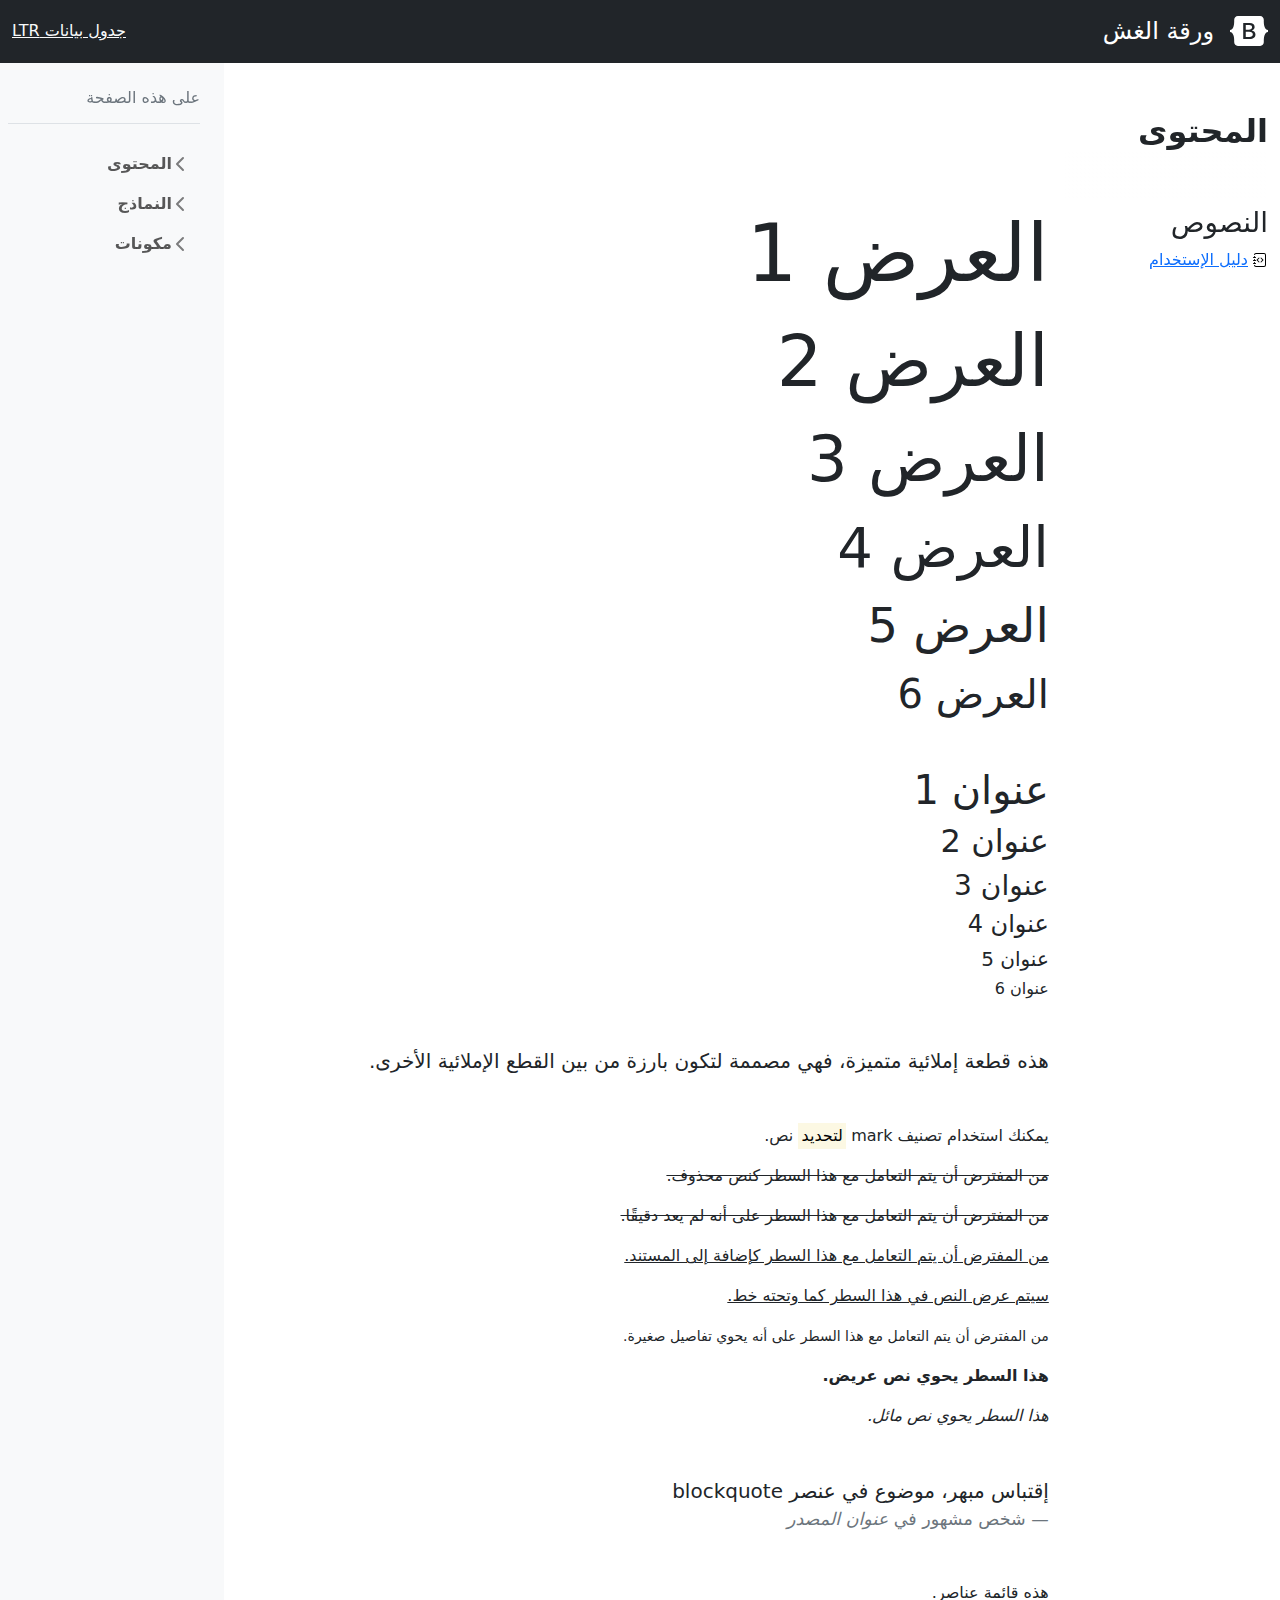
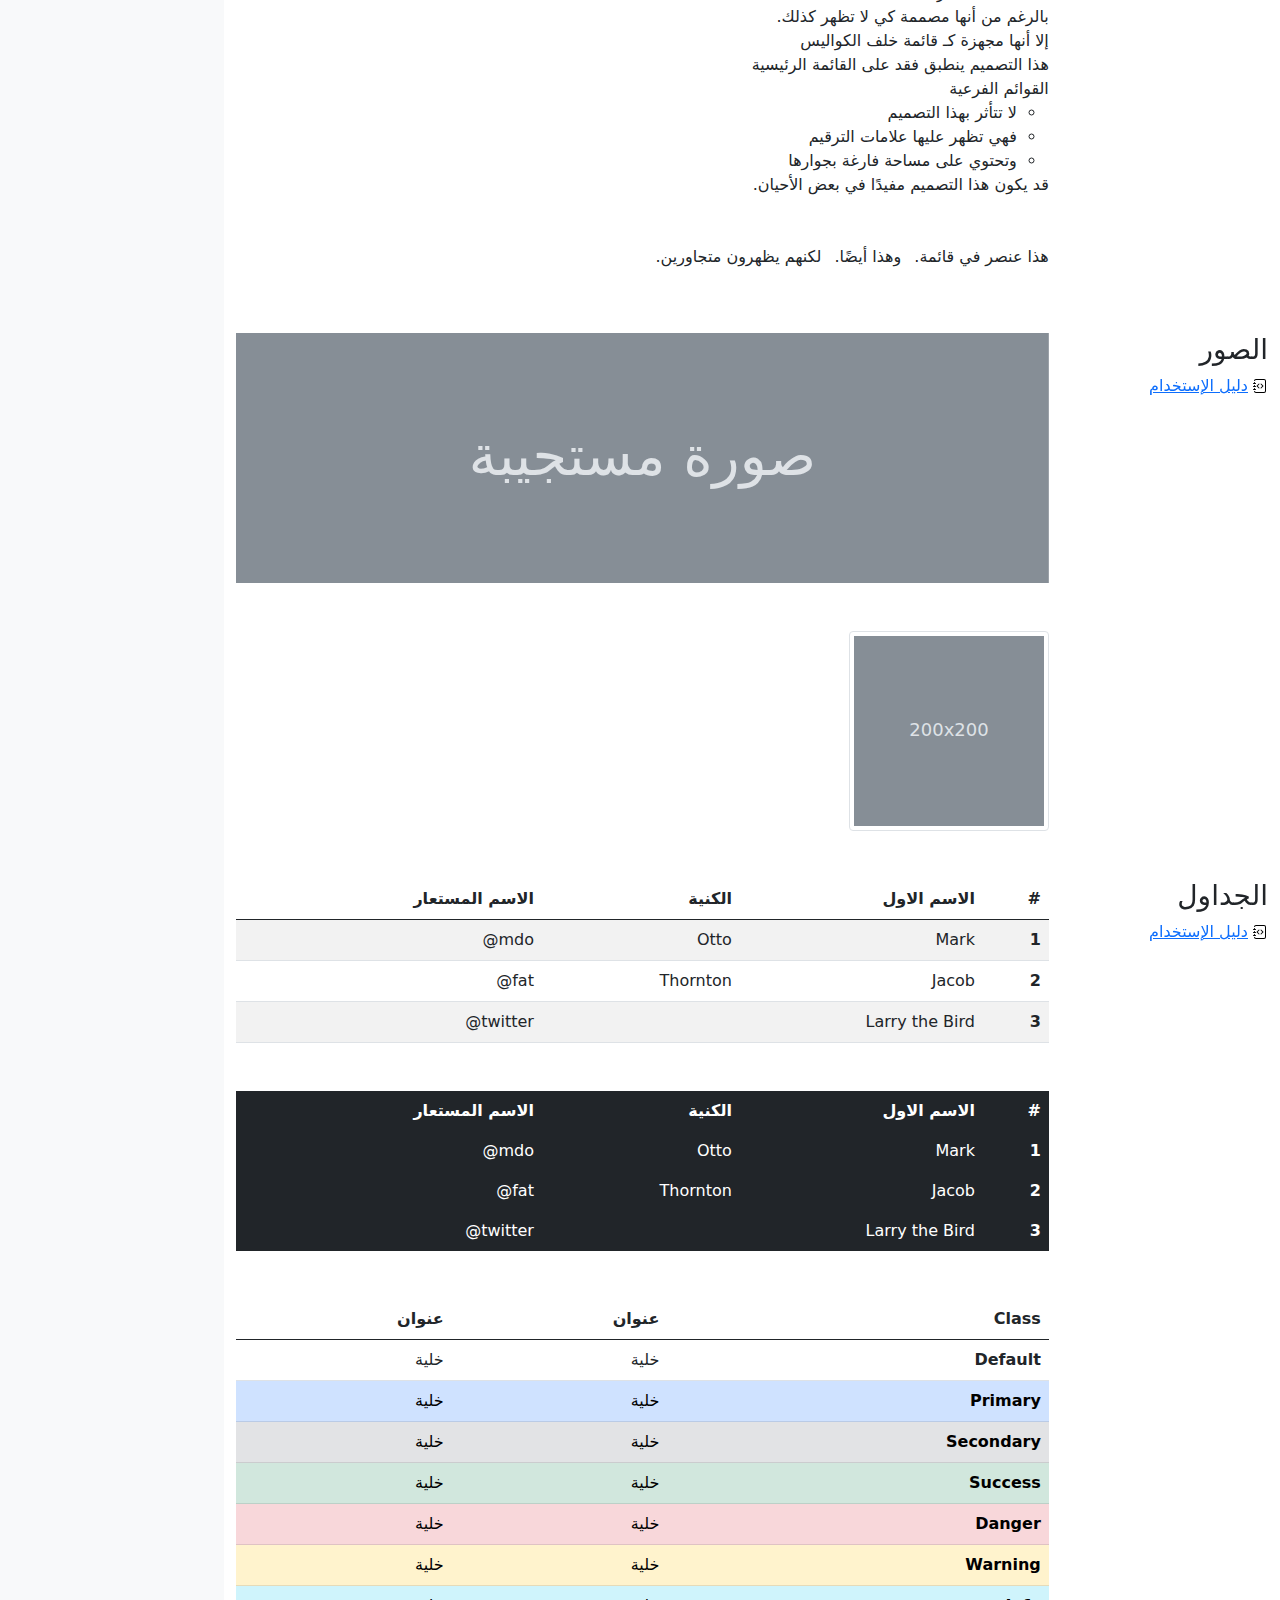
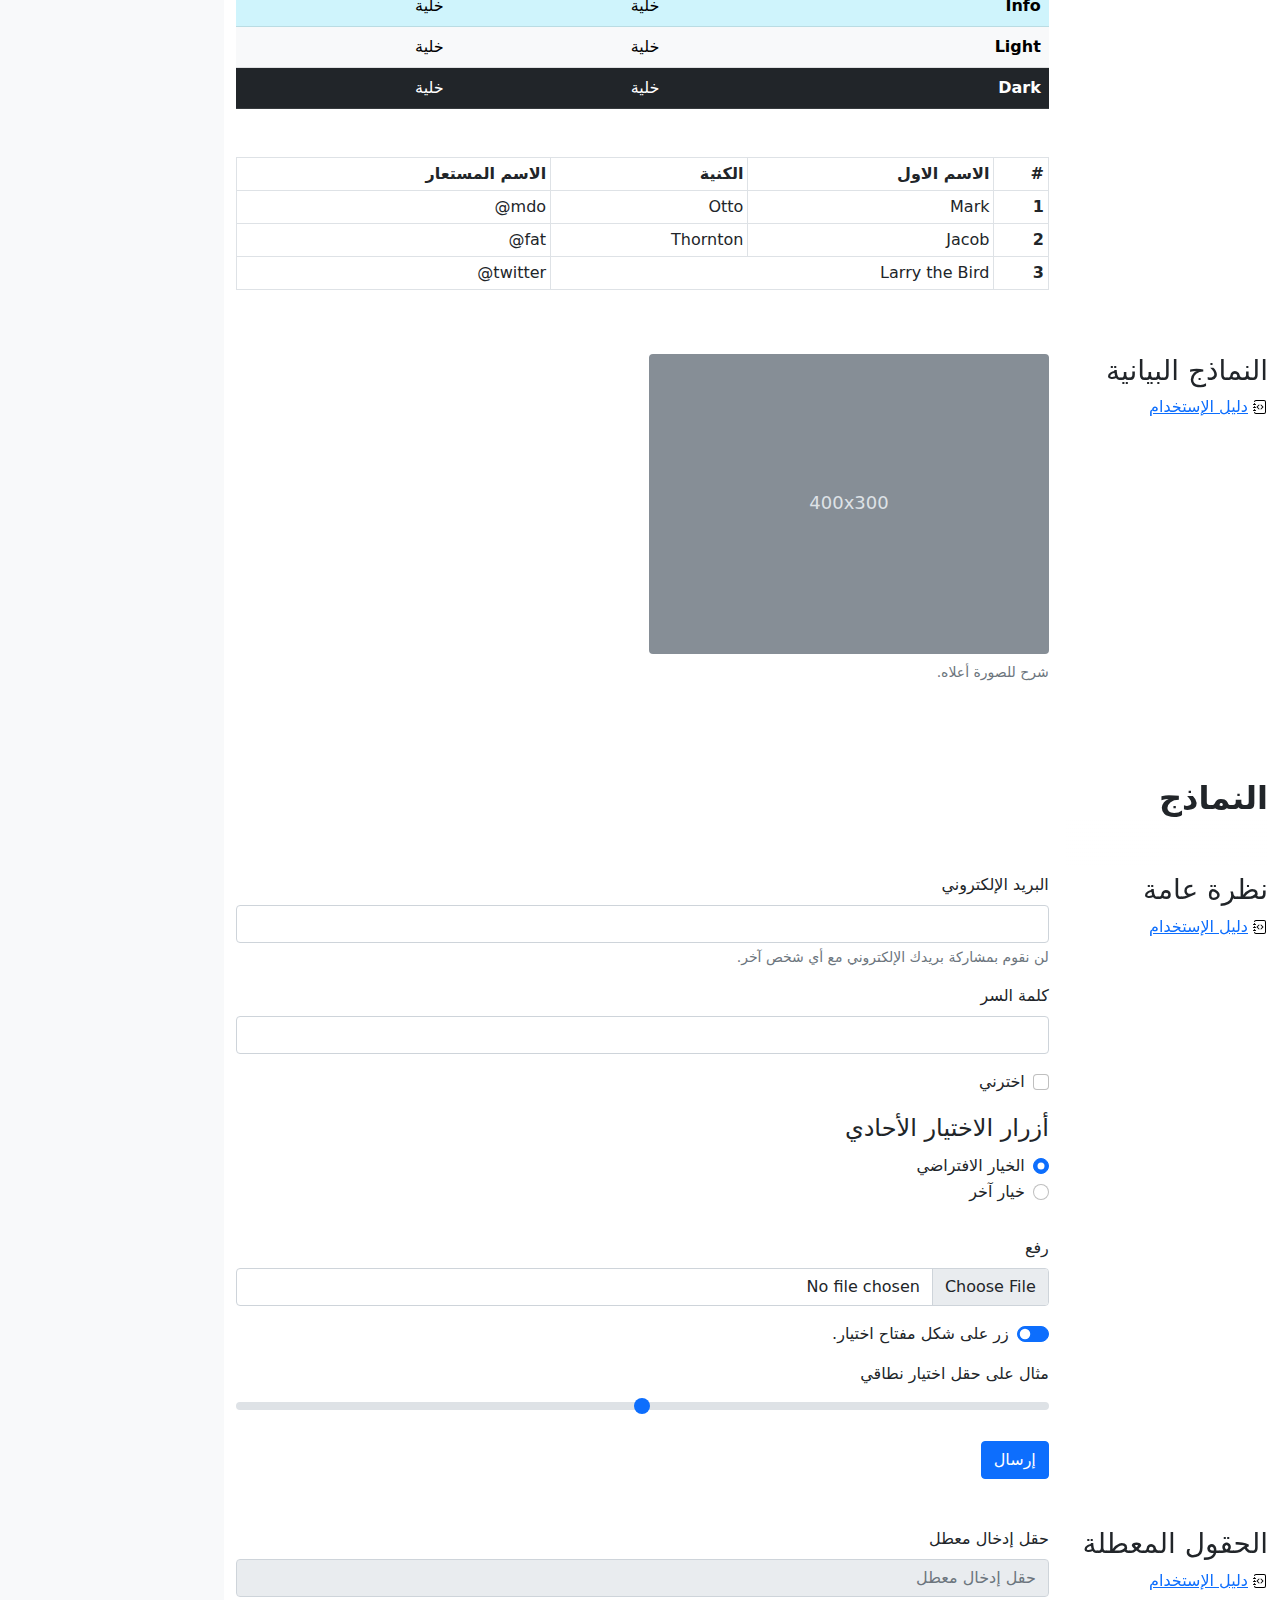
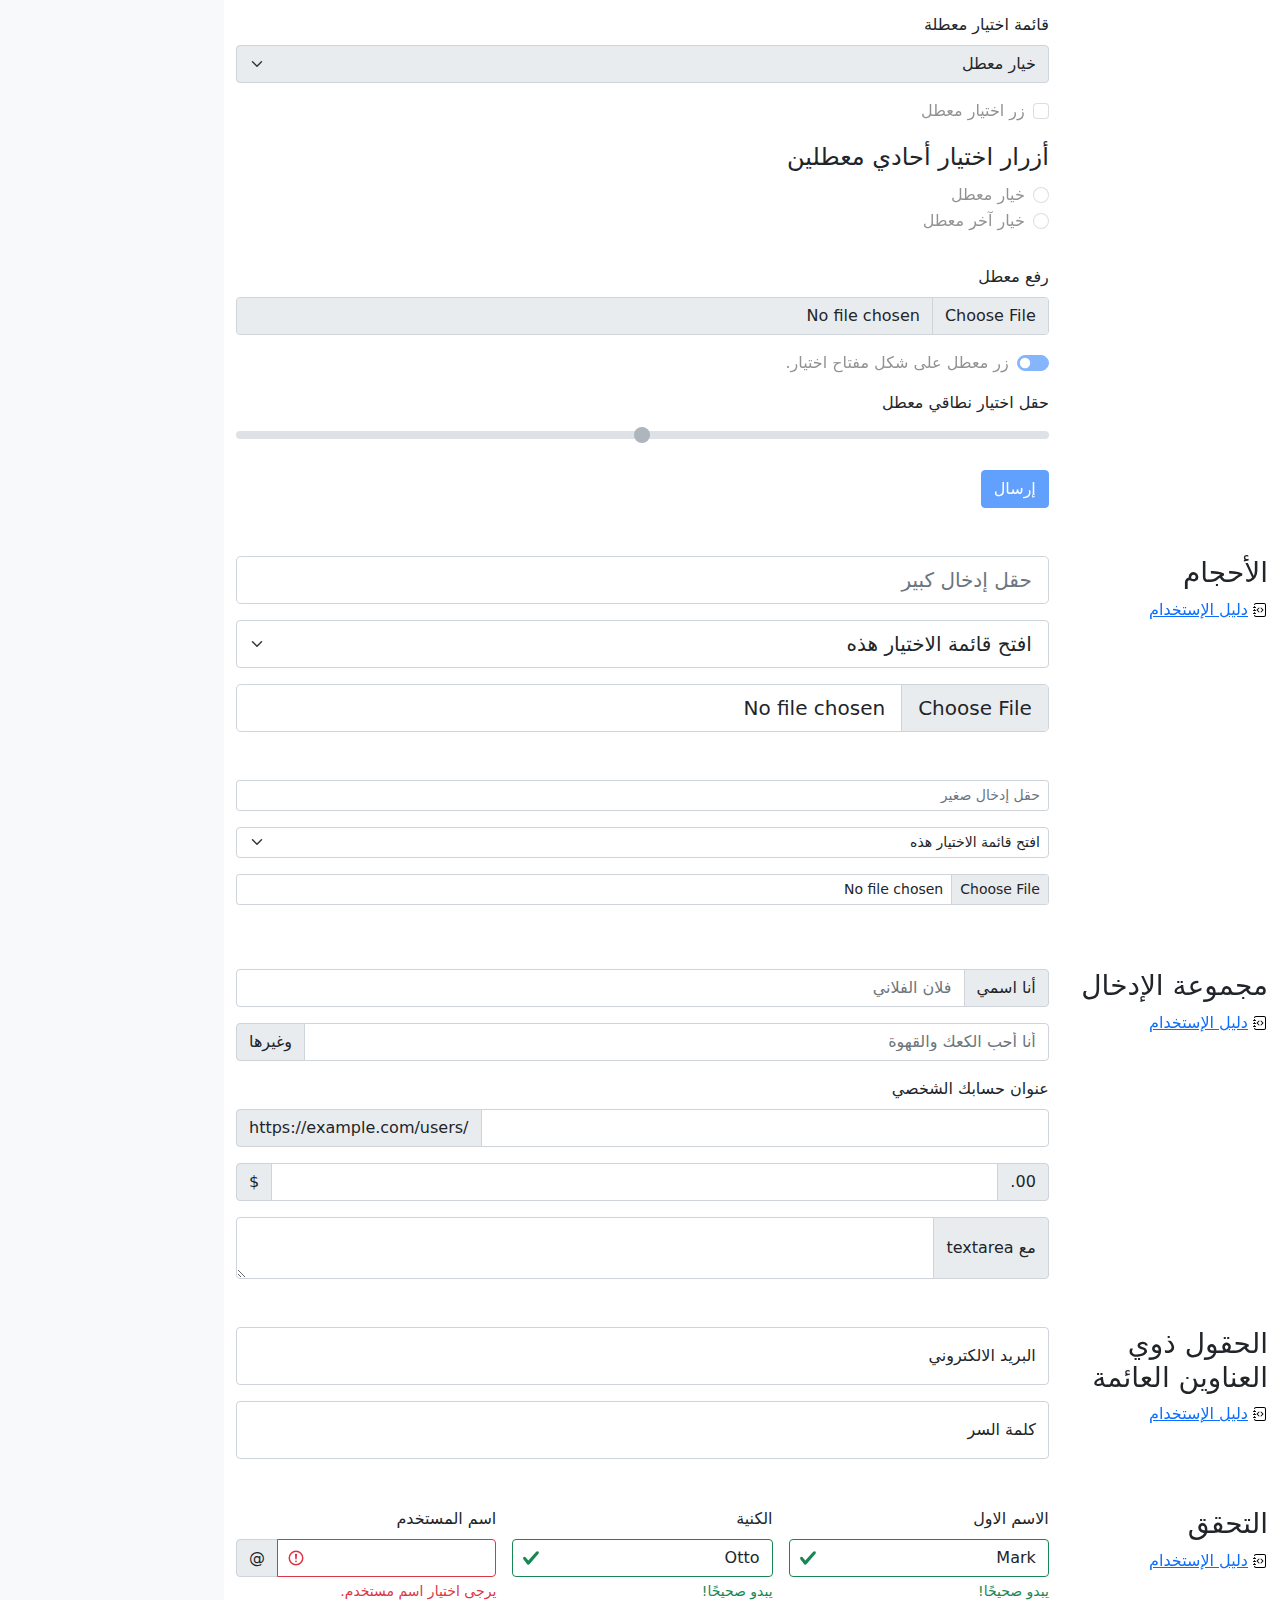
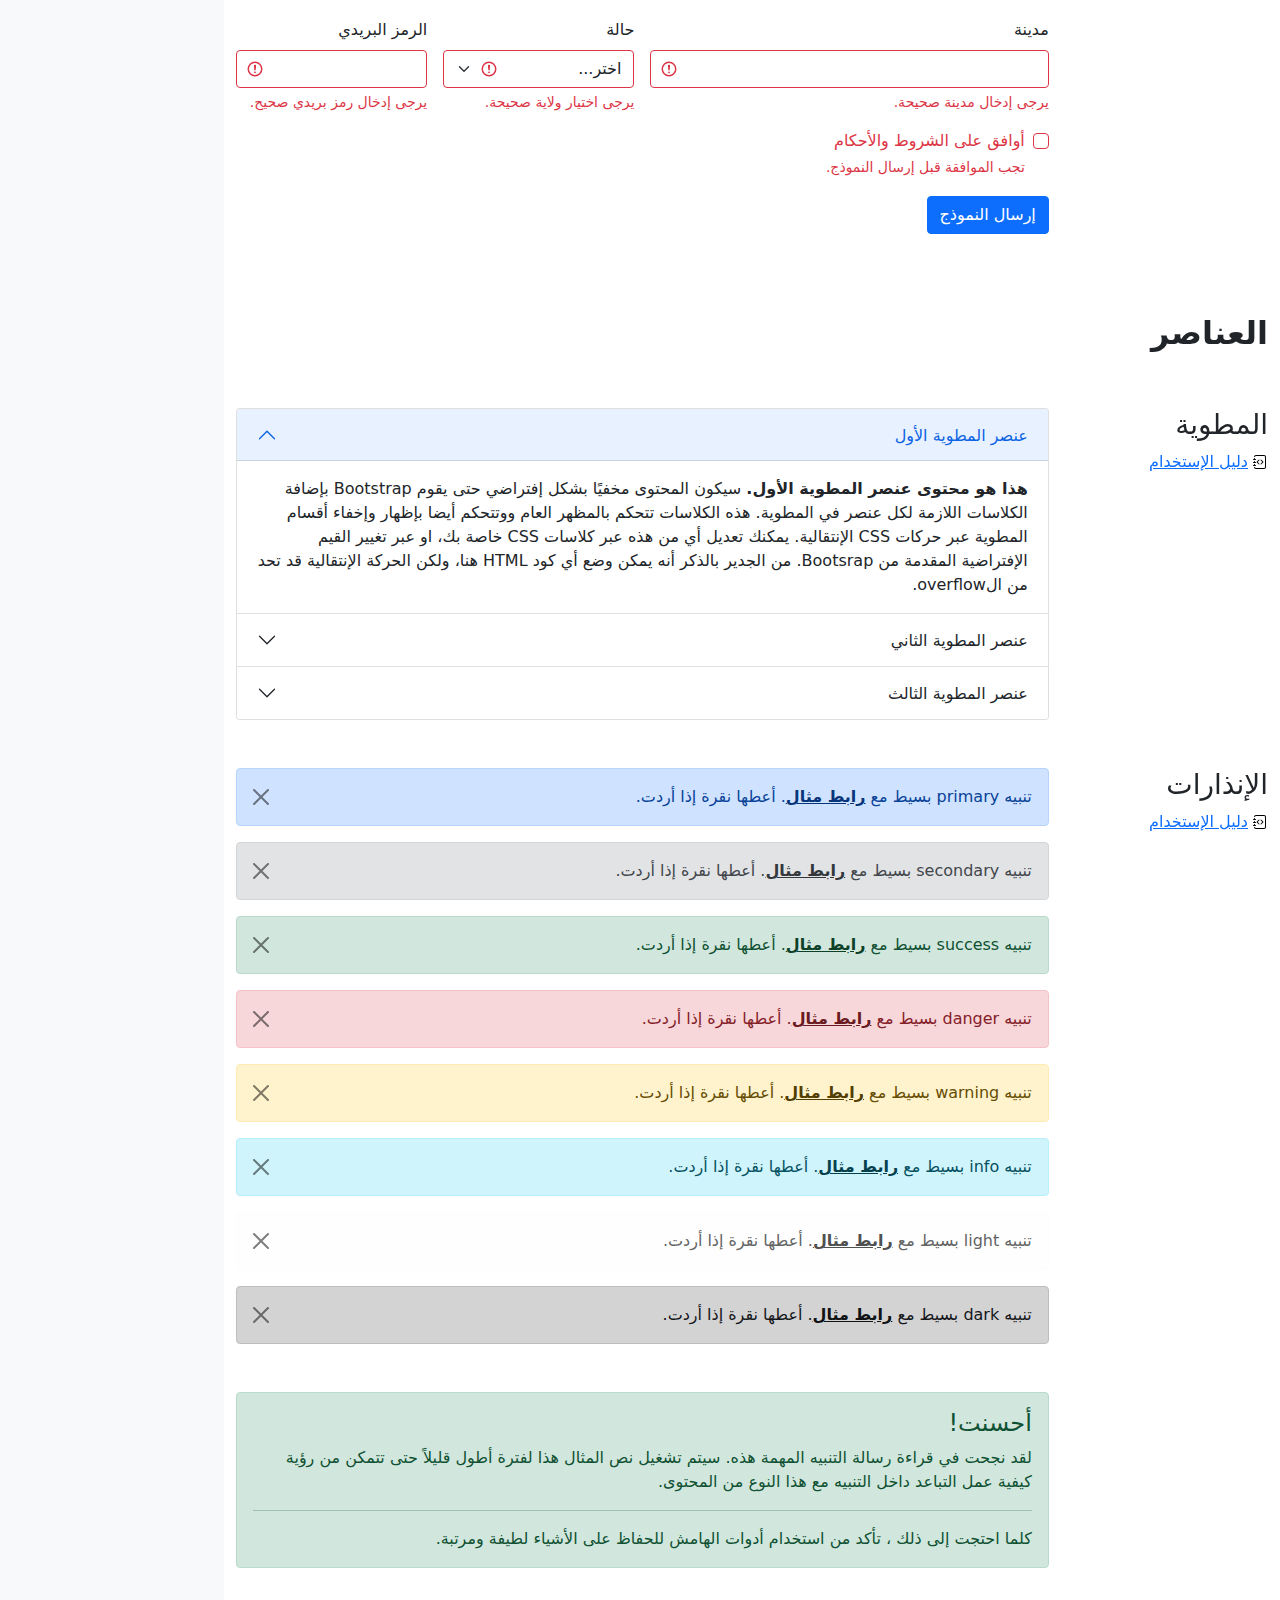
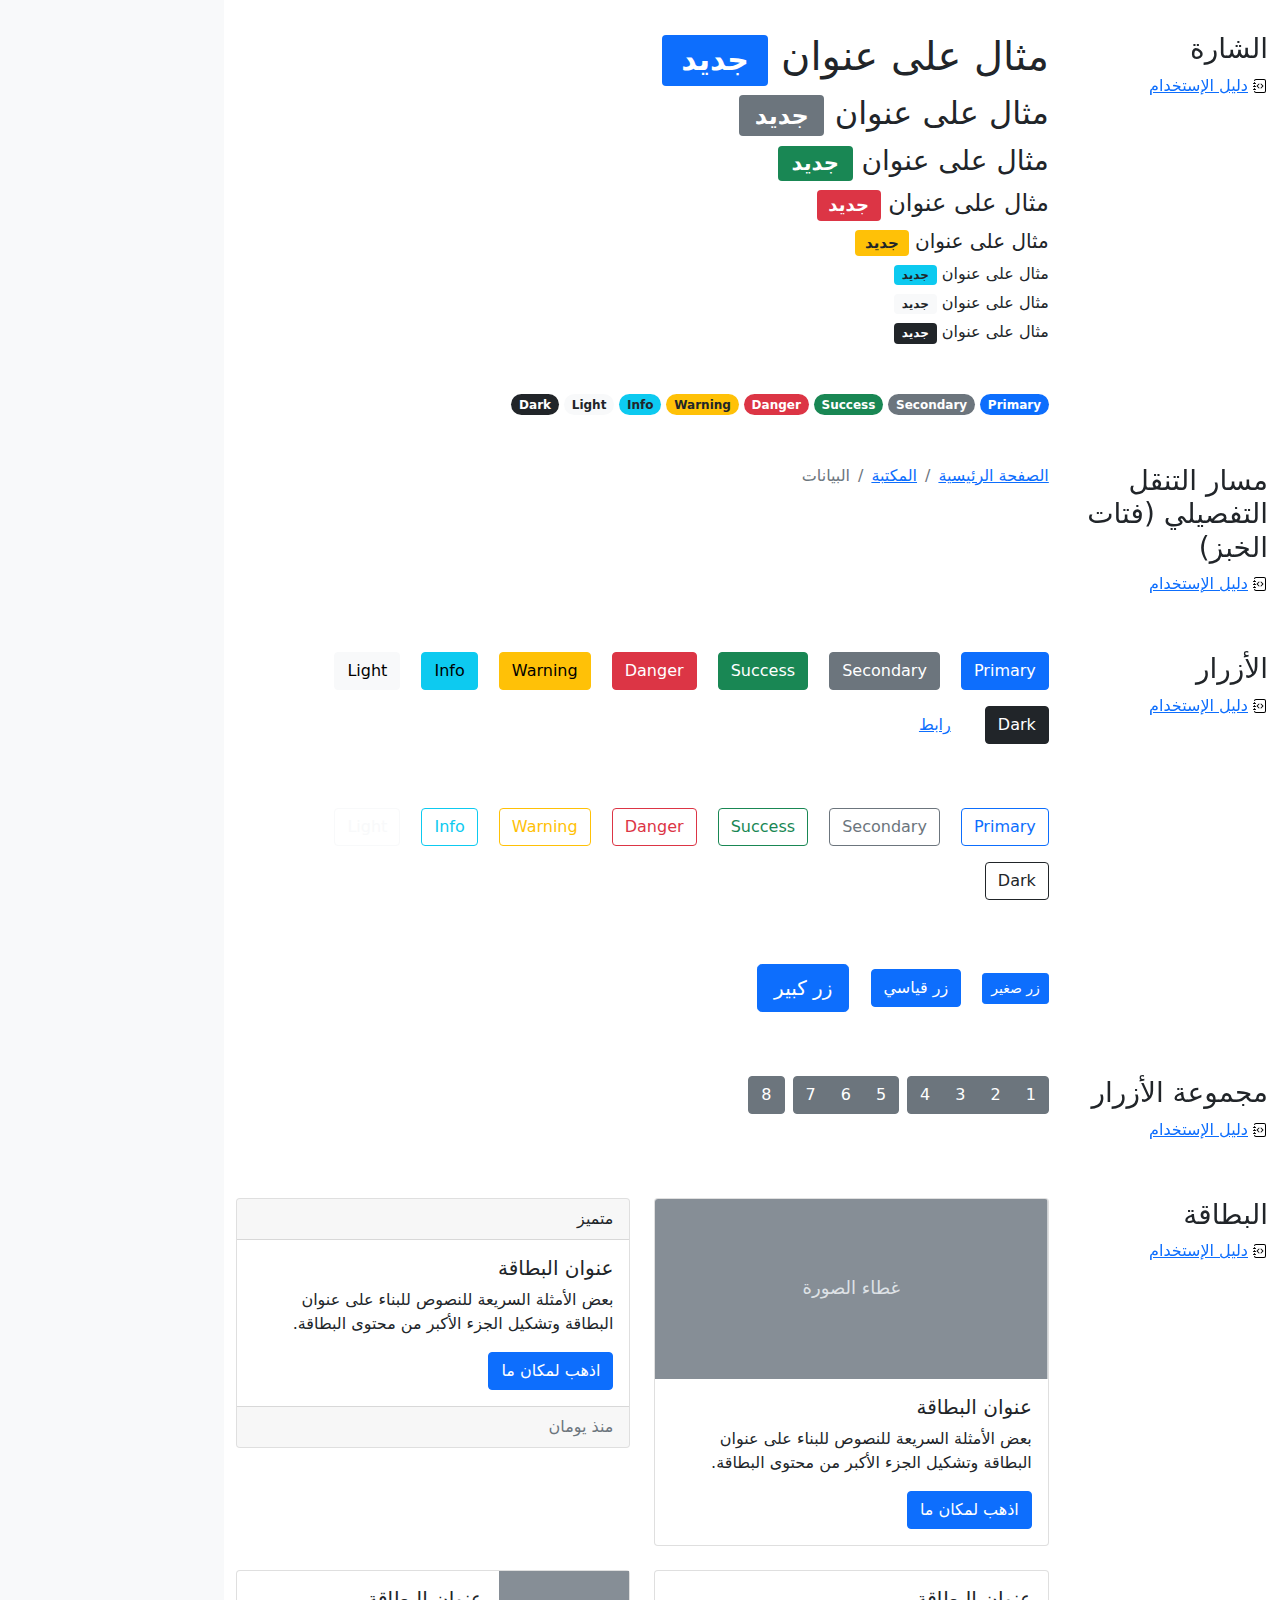
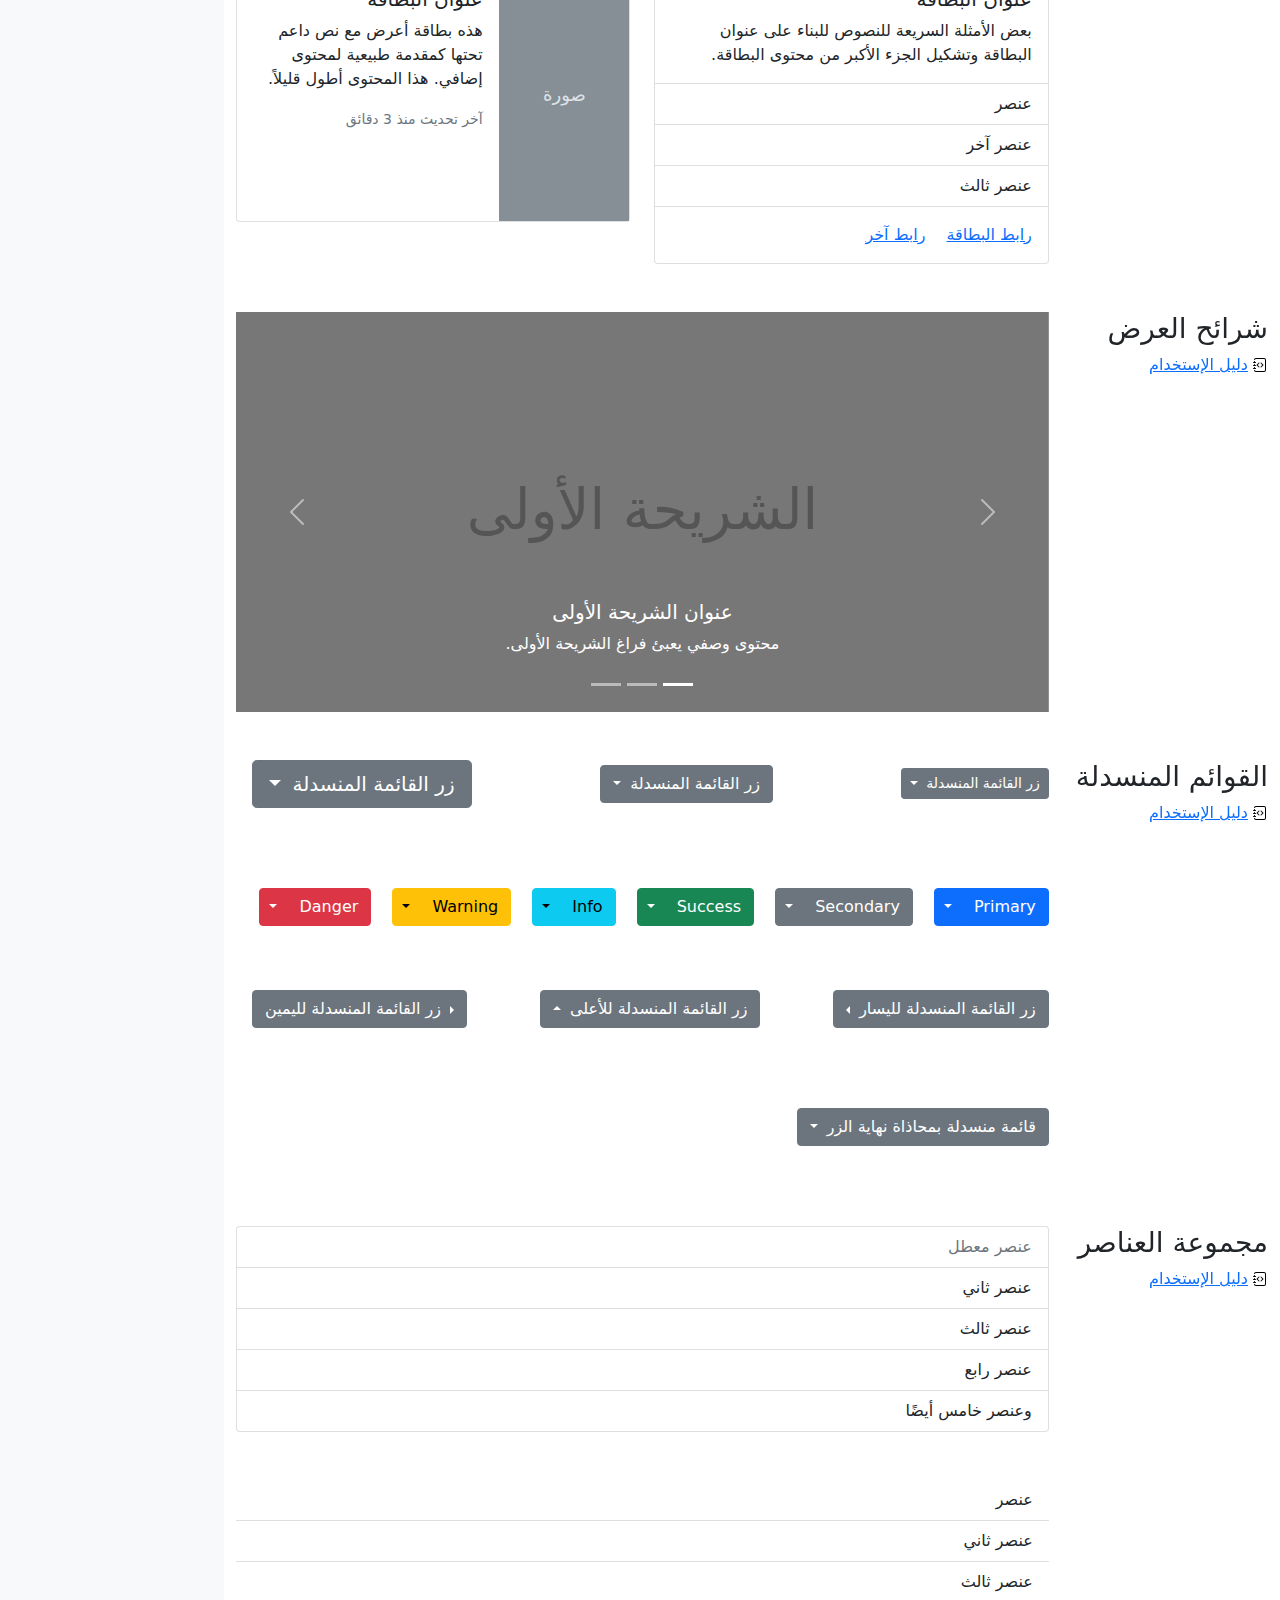
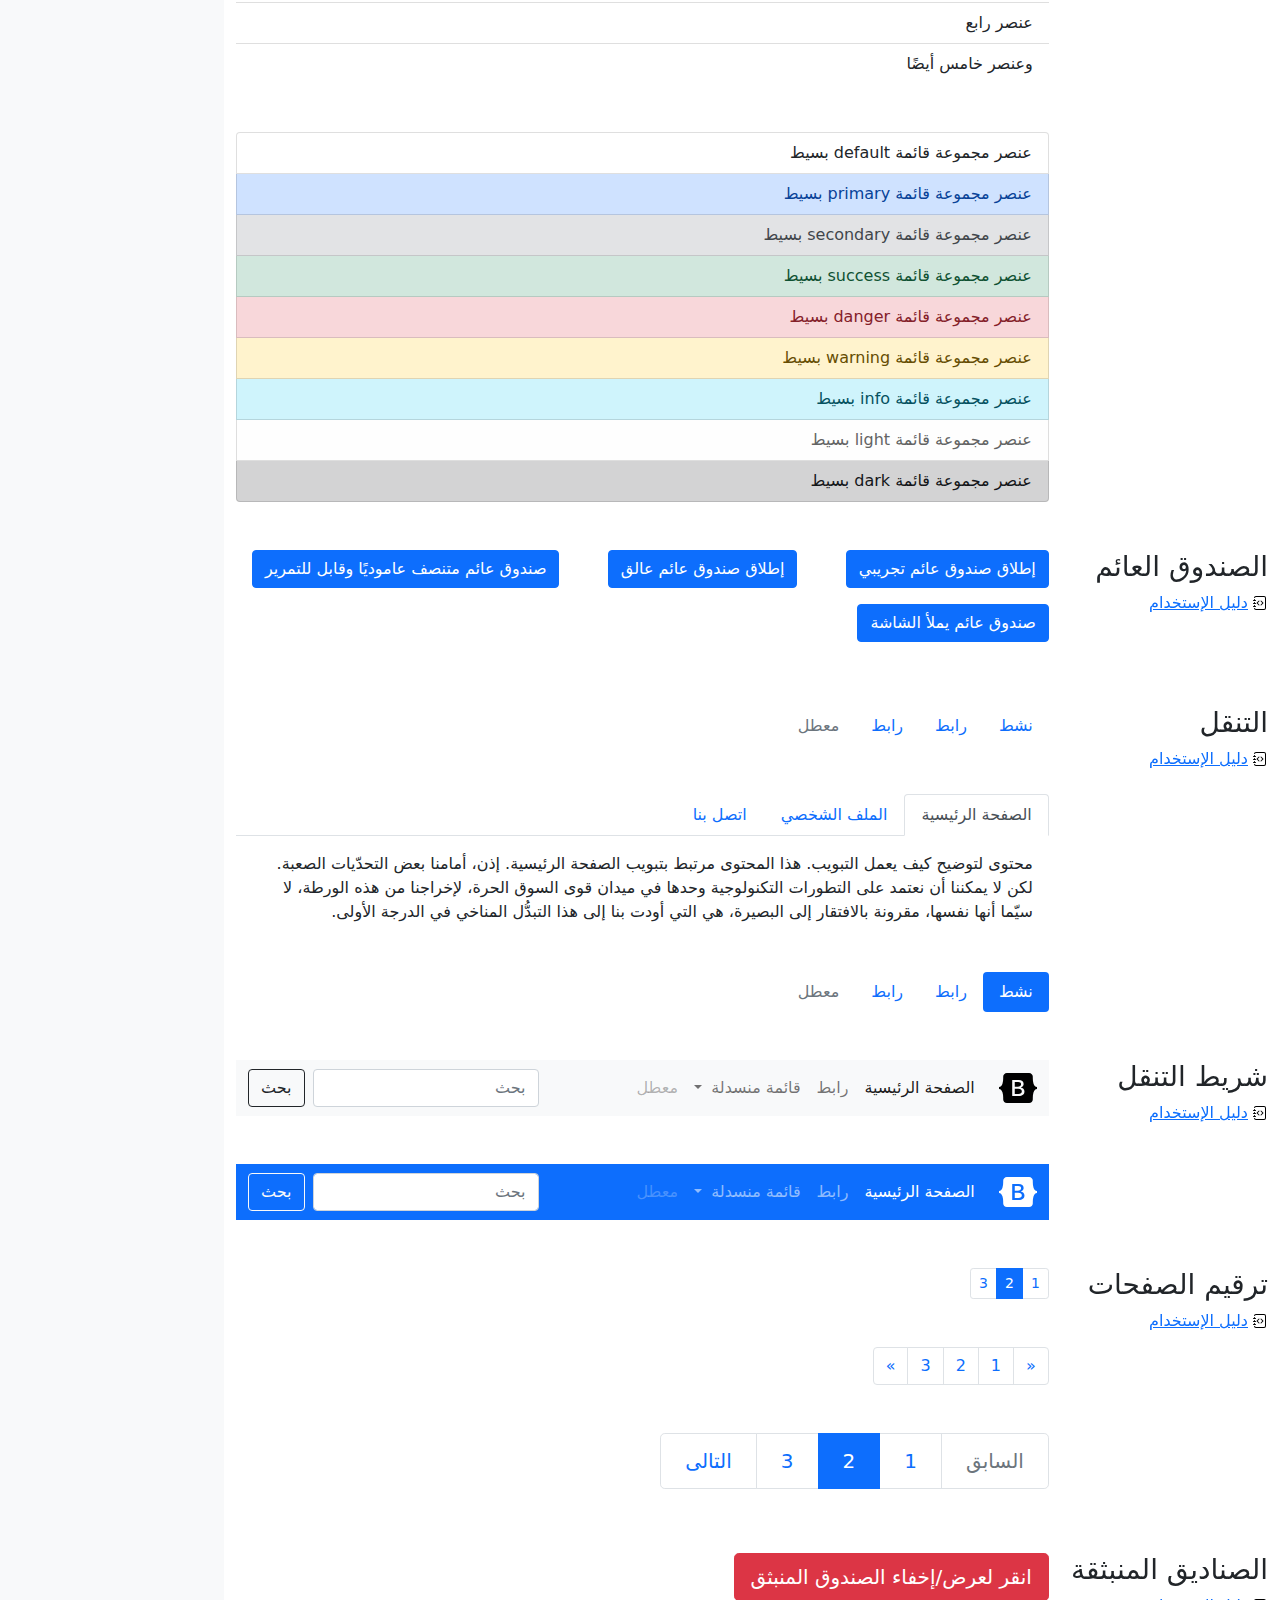
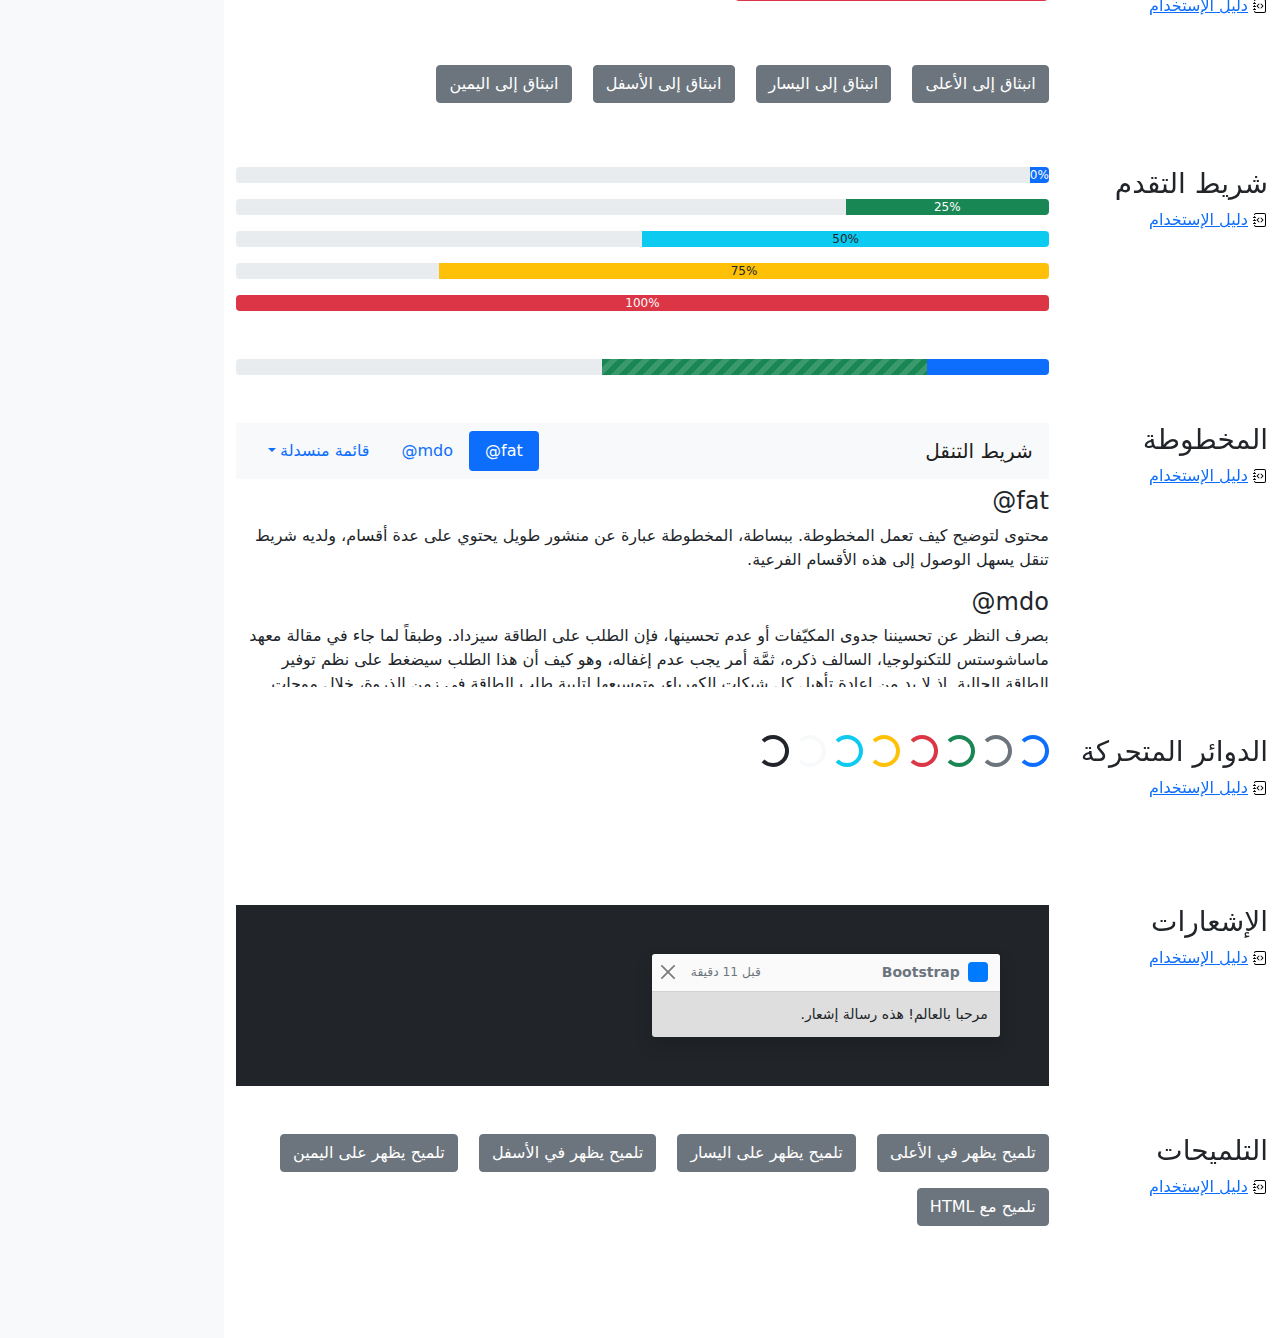
<file: FrontEnd/bootstrap-5.0.2-examples/cheatsheet-rtl/index.html>
<!doctype html>
<html lang="ar" dir="rtl">
  <head>
    <meta charset="utf-8">
    <meta name="viewport" content="width=device-width, initial-scale=1">
    <meta name="description" content="">
    <meta name="author" content="Mark Otto, Jacob Thornton, and Bootstrap contributors">
    <meta name="generator" content="Hugo 0.84.0">
    <title>ورقة الغش · Bootstrap v5.0</title>

    <link rel="canonical" href="https://getbootstrap.com/docs/5.0/examples/cheatsheet-rtl/">

    

    <!-- Bootstrap core CSS -->
<link href="../assets/dist/css/bootstrap.rtl.min.css" rel="stylesheet">

    <style>
      .bd-placeholder-img {
        font-size: 1.125rem;
        text-anchor: middle;
        -webkit-user-select: none;
        -moz-user-select: none;
        user-select: none;
      }

      @media (min-width: 768px) {
        .bd-placeholder-img-lg {
          font-size: 3.5rem;
        }
      }
    </style>

    
    <!-- Custom styles for this template -->
    <link href="../cheatsheet/cheatsheet.rtl.css" rel="stylesheet">
  </head>
  <body class="bg-light">
    
<header class="bd-header bg-dark py-3 d-flex align-items-stretch border-bottom border-dark">
  <div class="container-fluid d-flex align-items-center">
    <h1 class="d-flex align-items-center fs-4 text-white mb-0">
      <img src="../assets/brand/bootstrap-logo-white.svg" width="38" height="30" class="me-3" alt="Bootstrap">
      ورقة الغش
    </h1>
    <a href="../examples/cheatsheet/" class="ms-auto link-light" hreflang="en">جدول بيانات LTR</a>
  </div>
</header>
<aside class="bd-aside sticky-xl-top text-muted align-self-start mb-3 mb-xl-5 px-2">
  <h2 class="h6 pt-4 pb-3 mb-4 border-bottom">على هذه الصفحة</h2>
  <nav class="small" id="toc">
    <ul class="list-unstyled">
      <li class="my-2">
        <button class="btn d-inline-flex align-items-center collapsed" data-bs-toggle="collapse" aria-expanded="false" data-bs-target="#contents-collapse" aria-controls="contents-collapse">المحتوى</button>
        <ul class="list-unstyled ps-3 collapse" id="contents-collapse">
          <li><a class="d-inline-flex align-items-center rounded" href="#typography">النصوص</a></li>
          <li><a class="d-inline-flex align-items-center rounded" href="#images">الصور</a></li>
          <li><a class="d-inline-flex align-items-center rounded" href="#tables">الجداول</a></li>
          <li><a class="d-inline-flex align-items-center rounded" href="#figures">النماذج البيانية</a></li>
        </ul>
      </li>
      <li class="my-2">
        <button class="btn d-inline-flex align-items-center collapsed" data-bs-toggle="collapse" aria-expanded="false" data-bs-target="#forms-collapse" aria-controls="forms-collapse">النماذج</button>
        <ul class="list-unstyled ps-3 collapse" id="forms-collapse">
          <li><a class="d-inline-flex align-items-center rounded" href="#overview">نظرة عامة</a></li>
          <li><a class="d-inline-flex align-items-center rounded" href="#disabled-forms">الحقول المعطلة</a></li>
          <li><a class="d-inline-flex align-items-center rounded" href="#sizing">الأحجام</a></li>
          <li><a class="d-inline-flex align-items-center rounded" href="#input-group">مجموعة الإدخال</a></li>
          <li><a class="d-inline-flex align-items-center rounded" href="#floating-labels">الحقول ذوي العناوين العائمة</a></li>
          <li><a class="d-inline-flex align-items-center rounded" href="#validation">التحقق</a></li>
        </ul>
      </li>
      <li class="my-2">
        <button class="btn d-inline-flex align-items-center collapsed" data-bs-toggle="collapse" aria-expanded="false" data-bs-target="#components-collapse" aria-controls="components-collapse">مكونات</button>
        <ul class="list-unstyled ps-3 collapse" id="components-collapse">
          <li><a class="d-inline-flex align-items-center rounded" href="#accordion">المطوية</a></li>
          <li><a class="d-inline-flex align-items-center rounded" href="#alerts">الإنذارات</a></li>
          <li><a class="d-inline-flex align-items-center rounded" href="#badge">الشارة</a></li>
          <li><a class="d-inline-flex align-items-center rounded" href="#breadcrumb">مسار التنقل التفصيلي</a></li>
          <li><a class="d-inline-flex align-items-center rounded" href="#buttons">الأزرار</a></li>
          <li><a class="d-inline-flex align-items-center rounded" href="#button-group">مجموعة الأزرار</a></li>
          <li><a class="d-inline-flex align-items-center rounded" href="#card">البطاقة</a></li>
          <li><a class="d-inline-flex align-items-center rounded" href="#carousel">شرائح العرض</a></li>
          <li><a class="d-inline-flex align-items-center rounded" href="#dropdowns">القوائم المنسدلة</a></li>
          <li><a class="d-inline-flex align-items-center rounded" href="#list-group">مجموعة العناصر</a></li>
          <li><a class="d-inline-flex align-items-center rounded" href="#modal">الصندوق العائم</a></li>
          <li><a class="d-inline-flex align-items-center rounded" href="#navs">التنقل</a></li>
          <li><a class="d-inline-flex align-items-center rounded" href="#navbar">شريط التنقل</a></li>
          <li><a class="d-inline-flex align-items-center rounded" href="#pagination">ترقيم الصفحات</a></li>
          <li><a class="d-inline-flex align-items-center rounded" href="#popovers">الصناديق المنبثقة</a></li>
          <li><a class="d-inline-flex align-items-center rounded" href="#progress">شريط التقدم</a></li>
          <li><a class="d-inline-flex align-items-center rounded" href="#scrollspy">المخطوطة</a></li>
          <li><a class="d-inline-flex align-items-center rounded" href="#spinners">الدوائر المتحركة</a></li>
          <li><a class="d-inline-flex align-items-center rounded" href="#toasts">الإشعارات</a></li>
          <li><a class="d-inline-flex align-items-center rounded" href="#tooltips">التلميحات</a></li>
        </ul>
      </li>
    </ul>
  </nav>
</aside>
<div class="bd-cheatsheet container-fluid bg-body">
  <section id="content">
    <h2 class="sticky-xl-top fw-bold pt-3 pt-xl-5 pb-2 pb-xl-3">المحتوى</h2>

    <article class="my-3" id="typography">
      <div class="bd-heading sticky-xl-top align-self-start mt-5 mb-3 mt-xl-0 mb-xl-2">
        <h3>النصوص</h3>
        <a class="d-flex align-items-center" hreflang="en" href="../content/typography/">دليل الإستخدام</a>
      </div>

      <div>
        <div class="bd-example">
        <p class="display-1">العرض 1</p>
        <p class="display-2">العرض 2</p>
        <p class="display-3">العرض 3</p>
        <p class="display-4">العرض 4</p>
        <p class="display-5">العرض 5</p>
        <p class="display-6">العرض 6</p>
        </div>

        <div class="bd-example">
        <p class="h1">عنوان 1</p>
        <p class="h2">عنوان 2</p>
        <p class="h3">عنوان 3</p>
        <p class="h4">عنوان 4</p>
        <p class="h5">عنوان 5</p>
        <p class="h6">عنوان 6</p>
        </div>

        <div class="bd-example">
        <p class="lead">
          هذه قطعة إملائية متميزة، فهي مصممة لتكون بارزة من بين القطع الإملائية الأخرى.
        </p>
        </div>

        <div class="bd-example">
        <p>يمكنك استخدام تصنيف mark <mark>لتحديد</mark> نص.</p>
        <p><del>من المفترض أن يتم التعامل مع هذا السطر كنص محذوف.</del></p>
        <p><s>من المفترض أن يتم التعامل مع هذا السطر على أنه لم يعد دقيقًا.</s></p>
        <p><ins>من المفترض أن يتم التعامل مع هذا السطر كإضافة إلى المستند.</ins></p>
        <p><u>سيتم عرض النص في هذا السطر كما وتحته خط.</u></p>
        <p><small>من المفترض أن يتم التعامل مع هذا السطر على أنه يحوي تفاصيل صغيرة.</small></p>
        <p><strong>هذا السطر يحوي نص عريض.</strong></p>
        <p><em>هذا السطر يحوي نص مائل.</em></p>
        </div>

        <div class="bd-example">
        <blockquote class="blockquote">
          <p>إقتباس مبهر، موضوع في عنصر blockquote</p>
          <footer class="blockquote-footer">شخص مشهور في <cite title= "عنوان المصدر"> عنوان المصدر </cite></footer>
        </blockquote>
        </div>

        <div class="bd-example">
        <ul class="list-unstyled">
          <li>هذه قائمة عناصر.</li>
          <li>بالرغم من أنها مصممة كي لا تظهر كذلك.</li>
          <li>إلا أنها مجهزة كـ قائمة خلف الكواليس</li>
          <li>هذا التصميم ينطبق فقد على القائمة الرئيسية</li>
          <li>القوائم الفرعية
            <ul>
              <li>لا تتأثر بهذا التصميم</li>
              <li>فهي تظهر عليها علامات الترقيم</li>
              <li>وتحتوي على مساحة فارغة بجوارها</li>
            </ul>
          </li>
          <li>قد يكون هذا التصميم مفيدًا في بعض الأحيان.</li>
        </ul>
        </div>

        <div class="bd-example">
        <ul class="list-inline">
          <li class="list-inline-item">هذا عنصر في قائمة.</li>
          <li class="list-inline-item">وهذا أيضًا.</li>
          <li class="list-inline-item">لكنهم يظهرون متجاورين.</li>
        </ul>
        </div>
      </div>
    </article>
    <article class="my-3" id="images">
      <div class="bd-heading sticky-xl-top align-self-start mt-5 mb-3 mt-xl-0 mb-xl-2">
        <h3>الصور</h3>
        <a class="d-flex align-items-center" hreflang="en" href="../content/images/">دليل الإستخدام</a>
      </div>

      <div>
        <div class="bd-example">
        <svg class="bd-placeholder-img bd-placeholder-img-lg img-fluid" width="100%" height="250" xmlns="http://www.w3.org/2000/svg" role="img" aria-label="Placeholder: صورة مستجيبة" preserveAspectRatio="xMidYMid slice" focusable="false"><title>Placeholder</title><rect width="100%" height="100%" fill="#868e96"/><text x="50%" y="50%" fill="#dee2e6" dy=".3em">صورة مستجيبة</text></svg>

        </div>

        <div class="bd-example">
        <svg class="bd-placeholder-img img-thumbnail" width="200" height="200" xmlns="http://www.w3.org/2000/svg" role="img" aria-label="صورة عنصر نائب مربع عام مع حدود بيضاء حولها ، مما يجعلها تشبه صورة تم التقاطها بكاميرا فورية قديمة: 200x200" preserveAspectRatio="xMidYMid slice" focusable="false"><title>صورة عنصر نائب مربع عام مع حدود بيضاء حولها ، مما يجعلها تشبه صورة تم التقاطها بكاميرا فورية قديمة</title><rect width="100%" height="100%" fill="#868e96"/><text x="50%" y="50%" fill="#dee2e6" dy=".3em">200x200</text></svg>

        </div>
      </div>
    </article>
    <article class="my-3" id="tables">
      <div class="bd-heading sticky-xl-top align-self-start mt-5 mb-3 mt-xl-0 mb-xl-2">
        <h3>الجداول</h3>
        <a class="d-flex align-items-center" hreflang="en" href="../content/tables/">دليل الإستخدام</a>
      </div>

      <div>
        <div class="bd-example">
        <table class="table table-striped">
          <thead>
          <tr>
            <th scope="col">#</th>
            <th scope="col">الاسم الاول</th>
            <th scope="col">الكنية</th>
            <th scope="col">الاسم المستعار</th>
          </tr>
          </thead>
          <tbody>
          <tr>
            <th scope="row">1</th>
            <td>Mark</td>
            <td>Otto</td>
            <td><bdo lang="en" dir="ltr">@mdo</bdo></td>
          </tr>
          <tr>
            <th scope="row">2</th>
            <td>Jacob</td>
            <td>Thornton</td>
            <td><bdo lang="en" dir="ltr">@fat</bdo></td>
          </tr>
          <tr>
            <th scope="row">3</th>
            <td colspan="2">Larry the Bird</td>
            <td><bdo lang="en" dir="ltr">@twitter</bdo></td>
          </tr>
          </tbody>
        </table>
        </div>

        <div class="bd-example">
        <table class="table table-dark table-borderless">
          <thead>
          <tr>
            <th scope="col">#</th>
            <th scope="col">الاسم الاول</th>
            <th scope="col">الكنية</th>
            <th scope="col">الاسم المستعار</th>
          </tr>
          </thead>
          <tbody>
          <tr>
            <th scope="row">1</th>
            <td>Mark</td>
            <td>Otto</td>
            <td><bdo lang="en" dir="ltr">@mdo</bdo></td>
          </tr>
          <tr>
            <th scope="row">2</th>
            <td>Jacob</td>
            <td>Thornton</td>
            <td><bdo lang="en" dir="ltr">@fat</bdo></td>
          </tr>
          <tr>
            <th scope="row">3</th>
            <td colspan="2">Larry the Bird</td>
            <td><bdo lang="en" dir="ltr">@twitter</bdo></td>
          </tr>
          </tbody>
        </table>
        </div>

        <div class="bd-example">
        <table class="table table-hover">
          <thead>
          <tr>
            <th scope="col">Class</th>
            <th scope="col">عنوان</th>
            <th scope="col">عنوان</th>
          </tr>
          </thead>
          <tbody>
          <tr>
            <th scope="row">Default</th>
            <td>خلية</td>
            <td>خلية</td>
          </tr>
          
          <tr class="table-primary">
            <th scope="row">Primary</th>
            <td>خلية</td>
            <td>خلية</td>
          </tr>
          <tr class="table-secondary">
            <th scope="row">Secondary</th>
            <td>خلية</td>
            <td>خلية</td>
          </tr>
          <tr class="table-success">
            <th scope="row">Success</th>
            <td>خلية</td>
            <td>خلية</td>
          </tr>
          <tr class="table-danger">
            <th scope="row">Danger</th>
            <td>خلية</td>
            <td>خلية</td>
          </tr>
          <tr class="table-warning">
            <th scope="row">Warning</th>
            <td>خلية</td>
            <td>خلية</td>
          </tr>
          <tr class="table-info">
            <th scope="row">Info</th>
            <td>خلية</td>
            <td>خلية</td>
          </tr>
          <tr class="table-light">
            <th scope="row">Light</th>
            <td>خلية</td>
            <td>خلية</td>
          </tr>
          <tr class="table-dark">
            <th scope="row">Dark</th>
            <td>خلية</td>
            <td>خلية</td>
          </tr>
          </tbody>
        </table>
        </div>

        <div class="bd-example">
        <table class="table table-sm table-bordered">
          <thead>
          <tr>
            <th scope="col">#</th>
            <th scope="col">الاسم الاول</th>
            <th scope="col">الكنية</th>
            <th scope="col">الاسم المستعار</th>
          </tr>
          </thead>
          <tbody>
          <tr>
            <th scope="row">1</th>
            <td>Mark</td>
            <td>Otto</td>
            <td><bdo lang="en" dir="ltr">@mdo</bdo></td>
          </tr>
          <tr>
            <th scope="row">2</th>
            <td>Jacob</td>
            <td>Thornton</td>
            <td><bdo lang="en" dir="ltr">@fat</bdo></td>
          </tr>
          <tr>
            <th scope="row">3</th>
            <td colspan="2">Larry the Bird</td>
            <td><bdo lang="en" dir="ltr">@twitter</bdo></td>
          </tr>
          </tbody>
        </table>
        </div>
      </div>
    </article>
    <article class="my-3" id="figures">
      <div class="bd-heading sticky-xl-top align-self-start mt-5 mb-3 mt-xl-0 mb-xl-2">
        <h3>النماذج البيانية</h3>
        <a class="d-flex align-items-center" hreflang="en" href="../content/figures/">دليل الإستخدام</a>
      </div>

      <div>
        <div class="bd-example">
        <figure class="figure">
          <svg class="bd-placeholder-img figure-img img-fluid rounded" width="400" height="300" xmlns="http://www.w3.org/2000/svg" role="img" aria-label="Placeholder: 400x300" preserveAspectRatio="xMidYMid slice" focusable="false"><title>Placeholder</title><rect width="100%" height="100%" fill="#868e96"/><text x="50%" y="50%" fill="#dee2e6" dy=".3em">400x300</text></svg>

          <figcaption class="figure-caption">شرح للصورة أعلاه.</figcaption>
        </figure>
        </div>
      </div>
    </article>
  </section>

  <section id="forms">
    <h2 class="sticky-xl-top fw-bold pt-3 pt-xl-5 pb-2 pb-xl-3">النماذج</h2>

    <article class="my-3" id="overview">
      <div class="bd-heading sticky-xl-top align-self-start mt-5 mb-3 mt-xl-0 mb-xl-2">
        <h3>نظرة عامة</h3>
        <a class="d-flex align-items-center" hreflang="en" href="../forms/overview/">دليل الإستخدام</a>
      </div>

      <div>
        <div class="bd-example">
        <form>
          <div class="mb-3">
            <label for="exampleInputEmail1" class="form-label">البريد الإلكتروني</label>
            <input type="email" class="form-control" id="exampleInputEmail1" aria-describedby="emailHelp">
            <div id="emailHelp" class="form-text">لن نقوم بمشاركة بريدك الإلكتروني مع أي شخص آخر.</div>
          </div>
          <div class="mb-3">
            <label for="exampleInputPassword1" class="form-label">كلمة السر</label>
            <input type="password" class="form-control" id="exampleInputPassword1">
          </div>
          <div class="mb-3 form-check">
            <input type="checkbox" class="form-check-input" id="exampleCheck1">
            <label class="form-check-label" for="exampleCheck1">اخترني</label>
          </div>
          <fieldset class="mb-3">
            <legend>أزرار الاختيار الأحادي</legend>
            <div class="form-check">
              <input type="radio" name="radios" class="form-check-input" id="exampleRadio1" checked>
              <label class="form-check-label" for="exampleRadio1">الخيار الافتراضي</label>
            </div>
            <div class="mb-3 form-check">
              <input type="radio" name="radios" class="form-check-input" id="exampleRadio2">
              <label class="form-check-label" for="exampleRadio2">خيار آخر</label>
            </div>
          </fieldset>
          <div class="mb-3">
            <label class="form-label" for="customFile">رفع</label>
            <input type="file" class="form-control" id="customFile">
          </div>
          <div class="mb-3 form-check form-switch">
            <input class="form-check-input" type="checkbox" id="flexSwitchCheckChecked" checked>
            <label class="form-check-label" for="flexSwitchCheckChecked">زر على شكل مفتاح اختيار.</label>
          </div>
          <div class="mb-3">
            <label for="customRange3" class="form-label">مثال على حقل اختيار نطاقي</label>
            <input type="range" class="form-range" min="0" max="5" step="0.5" id="customRange3">
          </div>
          <button type="submit" class="btn btn-primary">إرسال</button>
        </form>
        </div>
      </div>
    </article>
    <article class="my-3" id="disabled-forms">
      <div class="bd-heading sticky-xl-top align-self-start mt-5 mb-3 mt-xl-0 mb-xl-2">
        <h3>الحقول المعطلة</h3>
        <a class="d-flex align-items-center" hreflang="en" href="../forms/overview/#disabled-forms">دليل الإستخدام</a>
      </div>

      <div>
        <div class="bd-example">
        <form>
          <fieldset disabled aria-label="مثال على مجموعة الحقول المعطلة">
            <div class="mb-3">
              <label for="disabledTextInput" class="form-label">حقل إدخال معطل</label>
              <input type="text" id="disabledTextInput" class="form-control" placeholder="حقل إدخال معطل">
            </div>
            <div class="mb-3">
              <label for="disabledSelect" class="form-label">قائمة اختيار معطلة</label>
              <select id="disabledSelect" class="form-select">
                <option>خيار معطل</option>
              </select>
            </div>
            <div class="mb-3">
              <div class="form-check">
                <input class="form-check-input" type="checkbox" id="disabledFieldsetCheck" disabled>
                <label class="form-check-label" for="disabledFieldsetCheck">
                  زر اختيار معطل
                </label>
              </div>
            </div>
            <fieldset class="mb-3">
              <legend>أزرار اختيار أحادي معطلين</legend>
              <div class="form-check">
                <input type="radio" name="radios" class="form-check-input" id="disabledRadio1" disabled>
                <label class="form-check-label" for="disabledRadio1">خيار معطل</label>
              </div>
              <div class="mb-3 form-check">
                <input type="radio" name="radios" class="form-check-input" id="disabledRadio2" disabled>
                <label class="form-check-label" for="disabledRadio2">خيار آخر معطل</label>
              </div>
            </fieldset>
            <div class="mb-3">
              <label class="form-label" for="disabledCustomFile">رفع معطل</label>
              <input type="file" class="form-control" id="disabledCustomFile" disabled>
            </div>
            <div class="mb-3 form-check form-switch">
              <input class="form-check-input" type="checkbox" id="disabledSwitchCheckChecked" checked disabled>
              <label class="form-check-label" for="disabledSwitchCheckChecked">زر معطل على شكل مفتاح اختيار.</label>
            </div>
            <div class="mb-3">
              <label for="disabledRange" class="form-label">حقل اختيار نطاقي معطل</label>
              <input type="range" class="form-range" min="0" max="5" step="0.5" id="disabledRange">
            </div>
            <button type="submit" class="btn btn-primary">إرسال</button>
          </fieldset>
        </form>
        </div>
      </div>
    </article>
    <article class="my-3" id="sizing">
      <div class="bd-heading sticky-xl-top align-self-start mt-5 mb-3 mt-xl-0 mb-xl-2">
        <h3>الأحجام</h3>
        <a class="d-flex align-items-center" hreflang="en" href="../forms/form-control/#sizing">دليل الإستخدام</a>
      </div>

      <div>
        <div class="bd-example">
        <div class="mb-3">
          <input class="form-control form-control-lg" type="text" placeholder="حقل إدخال كبير" aria-label=".form-control-lg مثال">
        </div>
        <div class="mb-3">
          <select class="form-select form-select-lg mb-3" aria-label=".form-select-lg مثال">
            <option selected>افتح قائمة الاختيار هذه</option>
            <option value="1">واحد</option>
            <option value="2">اثنان</option>
            <option value="3">ثلاثة</option>
          </select>
        </div>
        <div class="mb-3">
          <input type="file" class="form-control form-control-lg" aria-label="مثال على إدخال ملف كبير">
        </div>
        </div>

        <div class="bd-example">
        <div class="mb-3">
          <input class="form-control form-control-sm" type="text" placeholder="حقل إدخال صغير" aria-label=".form-control-sm مثال">
        </div>
        <div class="mb-3">
          <select class="form-select form-select-sm" aria-label=".form-select-sm مثال">
            <option selected>افتح قائمة الاختيار هذه</option>
            <option value="1">واحد</option>
            <option value="2">اثنان</option>
            <option value="3">ثلاثة</option>
          </select>
        </div>
        <div class="mb-3">
          <input type="file" class="form-control form-control-sm" aria-label="مثال على إدخال ملف صغير">
        </div>
        </div>
      </div>
    </article>
    <article class="my-3" id="input-group">
      <div class="bd-heading sticky-xl-top align-self-start mt-5 mb-3 mt-xl-0 mb-xl-2">
        <h3>مجموعة الإدخال</h3>
        <a class="d-flex align-items-center" hreflang="en" href="../forms/input-group/">دليل الإستخدام</a>
      </div>

      <div>
        <div class="bd-example">
        <div class="input-group mb-3">
          <span class="input-group-text" id="basic-addon1">أنا اسمي</span>
          <input type="text" class="form-control" placeholder="فلان الفلاني" aria-label="الاسم" aria-describedby="basic-addon1">
        </div>
        <div class="input-group mb-3">
          <input type="text" class="form-control" placeholder="أنا أحب الكعك والقهوة" aria-label="الطعام المفضل" aria-describedby="basic-addon2">
          <span class="input-group-text" id="basic-addon2">وغيرها</span>
        </div>
        <label for="basic-url" class="form-label">عنوان حسابك الشخصي</label>
        <div class="input-group mb-3">
          <input type="text" class="form-control" id="basic-url" aria-describedby="basic-addon3">
          <span class="input-group-text" id="basic-addon3"><bdo lang="en" dir="ltr">https://example.com/users/</bdo></span>
        </div>
        <div class="input-group mb-3">
          <span class="input-group-text"><bdo lang="en" dir="ltr">.00</bdo></span>
          <input type="text" class="form-control" aria-label="المبلغ (لأقرب دولار)">
          <span class="input-group-text">$</span>
        </div>
        <div class="input-group">
          <span class="input-group-text">مع textarea</span>
          <textarea class="form-control" aria-label="مع textarea"></textarea>
        </div>
        </div>
      </div>
    </article>
    <article class="my-3" id="floating-labels">
      <div class="bd-heading sticky-xl-top align-self-start mt-5 mb-3 mt-xl-0 mb-xl-2">
        <h3>الحقول ذوي العناوين العائمة</h3>
        <a class="d-flex align-items-center" href="../forms/floating-labels/">دليل الإستخدام</a>
      </div>

      <div>
        <div class="bd-example">
        <form>
          <div class="form-floating mb-3">
            <input type="email" class="form-control" id="floatingInput" placeholder="name@example.com">
            <label for="floatingInput">البريد الالكتروني</label>
          </div>
          <div class="form-floating">
            <input type="password" class="form-control" id="floatingPassword" placeholder="كلمة السر">
            <label for="floatingPassword">كلمة السر</label>
          </div>
        </form>
        </div>
      </div>
    </article>
    <article class="my-3" id="validation">
      <div class="bd-heading sticky-xl-top align-self-start mt-5 mb-3 mt-xl-0 mb-xl-2">
        <h3>التحقق</h3>
        <a class="d-flex align-items-center" hreflang="en" href="../forms/validation/">دليل الإستخدام</a>
      </div>

      <div>
        <div class="bd-example">
        <form class="row g-3">
          <div class="col-md-4">
            <label for="validationServer01" class="form-label">الاسم الاول</label>
            <input type="text" class="form-control is-valid" id="validationServer01" value="Mark" required>
            <div class="valid-feedback">
              يبدو صحيحًا!
            </div>
          </div>
          <div class="col-md-4">
            <label for="validationServer02" class="form-label">الكنية</label>
            <input type="text" class="form-control is-valid" id="validationServer02" value="Otto" required>
            <div class="valid-feedback">
              يبدو صحيحًا!
            </div>
          </div>
          <div class="col-md-4">
            <label for="validationServerUsername" class="form-label">اسم المستخدم</label>
            <div class="input-group has-validation">
              <input type="text" class="form-control is-invalid" id="validationServerUsername" aria-describedby="inputGroupPrepend3" required>
              <span class="input-group-text" id="inputGroupPrepend3">@</span>
              <div class="invalid-feedback">
                يرجى اختيار اسم مستخدم.
              </div>
            </div>
          </div>
          <div class="col-md-6">
            <label for="validationServer03" class="form-label">مدينة</label>
            <input type="text" class="form-control is-invalid" id="validationServer03" required>
            <div class="invalid-feedback">
              يرجى إدخال مدينة صحيحة.
            </div>
          </div>
          <div class="col-md-3">
            <label for="validationServer04" class="form-label">حالة</label>
            <select class="form-select is-invalid" id="validationServer04" required>
              <option selected disabled value="">اختر...</option>
              <option>...</option>
            </select>
            <div class="invalid-feedback">
              يرجى اختيار ولاية صحيحة.
            </div>
          </div>
          <div class="col-md-3">
            <label for="validationServer05" class="form-label">الرمز البريدي</label>
            <input type="text" class="form-control is-invalid" id="validationServer05" required>
            <div class="invalid-feedback">
              يرجى إدخال رمز بريدي صحيح.
            </div>
          </div>
          <div class="col-12">
            <div class="form-check">
              <input class="form-check-input is-invalid" type="checkbox" value="" id="invalidCheck3" required>
              <label class="form-check-label" for="invalidCheck3">
                أوافق على الشروط والأحكام
              </label>
              <div class="invalid-feedback">
                تجب الموافقة قبل إرسال النموذج.
              </div>
            </div>
          </div>
          <div class="col-12">
            <button class="btn btn-primary" type="submit">إرسال النموذج</button>
          </div>
        </form>
        </div>
      </div>
    </article>
  </section>

  <section id="components">
    <h2 class="sticky-xl-top fw-bold pt-3 pt-xl-5 pb-2 pb-xl-3">العناصر</h2>

    <article class="my-3" id="accordion">
      <div class="bd-heading sticky-xl-top align-self-start mt-5 mb-3 mt-xl-0 mb-xl-2">
        <h3>المطوية</h3>
        <a class="d-flex align-items-center" hreflang="en" href="../components/accordion/">دليل الإستخدام</a>
      </div>

      <div>
        <div class="bd-example">
        <div class="accordion" id="accordionExample">
          <div class="accordion-item">
            <h4 class="accordion-header" id="headingOne">
              <button class="accordion-button" type="button" data-bs-toggle="collapse" data-bs-target="#collapseOne" aria-expanded="true" aria-controls="collapseOne">
                عنصر المطوية الأول
              </button>
            </h4>
            <div id="collapseOne" class="accordion-collapse collapse show" aria-labelledby="headingOne" data-bs-parent="#accordionExample">
              <div class="accordion-body">
                <strong>هذا هو محتوى عنصر المطوية الأول.</strong> سيكون المحتوى مخفيًا بشكل إفتراضي حتى يقوم Bootstrap بإضافة الكلاسات اللازمة لكل عنصر في المطوية. هذه الكلاسات تتحكم بالمظهر العام ووتتحكم أيضا بإظهار وإخفاء أقسام المطوية عبر حركات CSS الإنتقالية. يمكنك تعديل أي من هذه عبر كلاسات CSS خاصة بك، او عبر تغيير القيم الإفتراضية المقدمة من Bootsrap. من الجدير بالذكر أنه يمكن وضع أي كود HTML هنا، ولكن الحركة الإنتقالية قد تحد من الoverflow.
              </div>
            </div>
          </div>
          <div class="accordion-item">
            <h4 class="accordion-header" id="headingTwo">
              <button class="accordion-button collapsed" type="button" data-bs-toggle="collapse" data-bs-target="#collapseTwo" aria-expanded="false" aria-controls="collapseTwo">
                عنصر المطوية الثاني
              </button>
            </h4>
            <div id="collapseTwo" class="accordion-collapse collapse" aria-labelledby="headingTwo" data-bs-parent="#accordionExample">
              <div class="accordion-body">
                <strong>هذا هو محتوى عنصر المطوية الثاني.</strong> سيكون المحتوى مخفيًا بشكل إفتراضي حتى يقوم Bootstrap بإضافة الكلاسات اللازمة لكل عنصر في المطوية. هذه الكلاسات تتحكم بالمظهر العام ووتتحكم أيضا بإظهار وإخفاء أقسام المطوية عبر حركات CSS الإنتقالية. يمكنك تعديل أي من هذه عبر كلاسات CSS خاصة بك، او عبر تغيير القيم الإفتراضية المقدمة من Bootsrap. من الجدير بالذكر أنه يمكن وضع أي كود HTML هنا، ولكن الحركة الإنتقالية قد تحد من الoverflow.
              </div>
            </div>
          </div>
          <div class="accordion-item">
            <h4 class="accordion-header" id="headingThree">
              <button class="accordion-button collapsed" type="button" data-bs-toggle="collapse" data-bs-target="#collapseThree" aria-expanded="false" aria-controls="collapseThree">
                عنصر المطوية الثالث
              </button>
            </h4>
            <div id="collapseThree" class="accordion-collapse collapse" aria-labelledby="headingThree" data-bs-parent="#accordionExample">
              <div class="accordion-body">
                <strong>هذا هو محتوى عنصر المطوية الثالث.</strong> سيكون المحتوى مخفيًا بشكل إفتراضي حتى يقوم Bootstrap بإضافة الكلاسات اللازمة لكل عنصر في المطوية. هذه الكلاسات تتحكم بالمظهر العام ووتتحكم أيضا بإظهار وإخفاء أقسام المطوية عبر حركات CSS الإنتقالية. يمكنك تعديل أي من هذه عبر كلاسات CSS خاصة بك، او عبر تغيير القيم الإفتراضية المقدمة من Bootsrap. من الجدير بالذكر أنه يمكن وضع أي كود HTML هنا، ولكن الحركة الإنتقالية قد تحد من الoverflow.
              </div>
            </div>
          </div>
        </div>
        </div>
      </div>
    </article>
    <article class="my-3" id="alerts">
      <div class="bd-heading sticky-xl-top align-self-start mt-5 mb-3 mt-xl-0 mb-xl-2">
        <h3>الإنذارات</h3>
        <a class="d-flex align-items-center" hreflang="en" href="../components/alerts/">دليل الإستخدام</a>
      </div>

      <div>
        <div class="bd-example">
        
        <div class="alert alert-primary alert-dismissible fade show" role="alert">
          تنبيه primary بسيط مع <a href="#" class="alert-link">رابط مثال</a>. أعطها نقرة إذا أردت.
          <button type="button" class="btn-close" data-bs-dismiss="alert" aria-label="قريب"></button>
        </div>
        <div class="alert alert-secondary alert-dismissible fade show" role="alert">
          تنبيه secondary بسيط مع <a href="#" class="alert-link">رابط مثال</a>. أعطها نقرة إذا أردت.
          <button type="button" class="btn-close" data-bs-dismiss="alert" aria-label="قريب"></button>
        </div>
        <div class="alert alert-success alert-dismissible fade show" role="alert">
          تنبيه success بسيط مع <a href="#" class="alert-link">رابط مثال</a>. أعطها نقرة إذا أردت.
          <button type="button" class="btn-close" data-bs-dismiss="alert" aria-label="قريب"></button>
        </div>
        <div class="alert alert-danger alert-dismissible fade show" role="alert">
          تنبيه danger بسيط مع <a href="#" class="alert-link">رابط مثال</a>. أعطها نقرة إذا أردت.
          <button type="button" class="btn-close" data-bs-dismiss="alert" aria-label="قريب"></button>
        </div>
        <div class="alert alert-warning alert-dismissible fade show" role="alert">
          تنبيه warning بسيط مع <a href="#" class="alert-link">رابط مثال</a>. أعطها نقرة إذا أردت.
          <button type="button" class="btn-close" data-bs-dismiss="alert" aria-label="قريب"></button>
        </div>
        <div class="alert alert-info alert-dismissible fade show" role="alert">
          تنبيه info بسيط مع <a href="#" class="alert-link">رابط مثال</a>. أعطها نقرة إذا أردت.
          <button type="button" class="btn-close" data-bs-dismiss="alert" aria-label="قريب"></button>
        </div>
        <div class="alert alert-light alert-dismissible fade show" role="alert">
          تنبيه light بسيط مع <a href="#" class="alert-link">رابط مثال</a>. أعطها نقرة إذا أردت.
          <button type="button" class="btn-close" data-bs-dismiss="alert" aria-label="قريب"></button>
        </div>
        <div class="alert alert-dark alert-dismissible fade show" role="alert">
          تنبيه dark بسيط مع <a href="#" class="alert-link">رابط مثال</a>. أعطها نقرة إذا أردت.
          <button type="button" class="btn-close" data-bs-dismiss="alert" aria-label="قريب"></button>
        </div>
        </div>

        <div class="bd-example">
        <div class="alert alert-success" role="alert">
          <h4 class="alert-heading">أحسنت!</h4>
          <p>لقد نجحت في قراءة رسالة التنبيه المهمة هذه. سيتم تشغيل نص المثال هذا لفترة أطول قليلاً حتى تتمكن من رؤية كيفية عمل التباعد داخل التنبيه مع هذا النوع من المحتوى.</p>
          <hr>
          <p class="mb-0">كلما احتجت إلى ذلك ، تأكد من استخدام أدوات الهامش للحفاظ على الأشياء لطيفة ومرتبة.</p>
        </div>
        </div>
      </div>
    </article>
    <article class="my-3" id="badge">
      <div class="bd-heading sticky-xl-top align-self-start mt-5 mb-3 mt-xl-0 mb-xl-2">
        <h3>الشارة</h3>
        <a class="d-flex align-items-center" hreflang="en" href="../components/badge/">دليل الإستخدام</a>
      </div>

      <div>
        <div class="bd-example">
        <p class="h1">مثال على عنوان <span class="badge bg-primary">جديد</span></p>
        <p class="h2">مثال على عنوان <span class="badge bg-secondary">جديد</span></p>
        <p class="h3">مثال على عنوان <span class="badge bg-success">جديد</span></p>
        <p class="h4">مثال على عنوان <span class="badge bg-danger">جديد</span></p>
        <p class="h5">مثال على عنوان <span class="badge bg-warning text-dark">جديد</span></p>
        <p class="h6">مثال على عنوان <span class="badge bg-info text-dark">جديد</span></p>
        <p class="h6">مثال على عنوان <span class="badge bg-light text-dark">جديد</span></p>
        <p class="h6">مثال على عنوان <span class="badge bg-dark">جديد</span></p>
        </div>

        <div class="bd-example">
        
        <span class="badge rounded-pill bg-primary">Primary</span>
        <span class="badge rounded-pill bg-secondary">Secondary</span>
        <span class="badge rounded-pill bg-success">Success</span>
        <span class="badge rounded-pill bg-danger">Danger</span>
        <span class="badge rounded-pill bg-warning text-dark">Warning</span>
        <span class="badge rounded-pill bg-info text-dark">Info</span>
        <span class="badge rounded-pill bg-light text-dark">Light</span>
        <span class="badge rounded-pill bg-dark">Dark</span>
        </div>
      </div>
    </article>
    <article class="my-3" id="breadcrumb">
      <div class="bd-heading sticky-xl-top align-self-start mt-5 mb-3 mt-xl-0 mb-xl-2">
        <h3>مسار التنقل التفصيلي (فتات الخبز)</h3>
        <a class="d-flex align-items-center" hreflang="en" href="../components/breadcrumb/">دليل الإستخدام</a>
      </div>

      <div>
        <div class="bd-example">
        <nav aria-label="فتات الخبز">
          <ol class="breadcrumb">
            <li class="breadcrumb-item"><a href="#">الصفحة الرئيسية</a></li>
            <li class="breadcrumb-item"><a href="#">المكتبة</a></li>
            <li class="breadcrumb-item active" aria-current="page">البيانات</li>
          </ol>
        </nav>
        </div>
      </div>
    </article>
    <article class="my-3" id="buttons">
      <div class="bd-heading sticky-xl-top align-self-start mt-5 mb-3 mt-xl-0 mb-xl-2">
        <h3>الأزرار</h3>
        <a class="d-flex align-items-center" hreflang="en" href="../components/buttons/">دليل الإستخدام</a>
      </div>

      <div>
        <div class="bd-example">
        
        <button type="button" class="btn btn-primary">Primary</button>
        <button type="button" class="btn btn-secondary">Secondary</button>
        <button type="button" class="btn btn-success">Success</button>
        <button type="button" class="btn btn-danger">Danger</button>
        <button type="button" class="btn btn-warning">Warning</button>
        <button type="button" class="btn btn-info">Info</button>
        <button type="button" class="btn btn-light">Light</button>
        <button type="button" class="btn btn-dark">Dark</button>

        <button type="button" class="btn btn-link">رابط</button>
        </div>

        <div class="bd-example">
        
        <button type="button" class="btn btn-outline-primary">Primary</button>
        <button type="button" class="btn btn-outline-secondary">Secondary</button>
        <button type="button" class="btn btn-outline-success">Success</button>
        <button type="button" class="btn btn-outline-danger">Danger</button>
        <button type="button" class="btn btn-outline-warning">Warning</button>
        <button type="button" class="btn btn-outline-info">Info</button>
        <button type="button" class="btn btn-outline-light">Light</button>
        <button type="button" class="btn btn-outline-dark">Dark</button>
        </div>

        <div class="bd-example">
        <button type="button" class="btn btn-primary btn-sm">زر صغير</button>
        <button type="button" class="btn btn-primary">زر قياسي</button>
        <button type="button" class="btn btn-primary btn-lg">زر كبير</button>
        </div>
      </div>
    </article>
    <article class="my-3" id="button-group">
      <div class="bd-heading sticky-xl-top align-self-start mt-5 mb-3 mt-xl-0 mb-xl-2">
        <h3>مجموعة الأزرار</h3>
        <a class="d-flex align-items-center" hreflang="en" href="../components/button-group/">دليل الإستخدام</a>
      </div>

      <div>
        <div class="bd-example">
        <div class="btn-toolbar" role="toolbar" aria-label="شريط أدوات مع مجموعات أزرار">
          <div class="btn-group me-2" role="group" aria-label="المجموعة الأولى">
            <button type="button" class="btn btn-secondary">1</button>
            <button type="button" class="btn btn-secondary">2</button>
            <button type="button" class="btn btn-secondary">3</button>
            <button type="button" class="btn btn-secondary">4</button>
          </div>
          <div class="btn-group me-2" role="group" aria-label="المجموعة الثانية">
            <button type="button" class="btn btn-secondary">5</button>
            <button type="button" class="btn btn-secondary">6</button>
            <button type="button" class="btn btn-secondary">7</button>
          </div>
          <div class="btn-group" role="group" aria-label="المجموعة الثالثة">
            <button type="button" class="btn btn-secondary">8</button>
          </div>
        </div>
        </div>
      </div>
    </article>
    <article class="my-3" id="card">
      <div class="bd-heading sticky-xl-top align-self-start mt-5 mb-3 mt-xl-0 mb-xl-2">
        <h3>البطاقة</h3>
        <a class="d-flex align-items-center" hreflang="en" href="../components/card/">دليل الإستخدام</a>
      </div>

      <div>
        <div class="bd-example">
        <div class="row  row-cols-1 row-cols-md-2 g-4">
          <div class="col">
            <div class="card">
              <svg class="bd-placeholder-img card-img-top" width="100%" height="180" xmlns="http://www.w3.org/2000/svg" role="img" aria-label="Placeholder: غطاء الصورة" preserveAspectRatio="xMidYMid slice" focusable="false"><title>Placeholder</title><rect width="100%" height="100%" fill="#868e96"/><text x="50%" y="50%" fill="#dee2e6" dy=".3em">غطاء الصورة</text></svg>

              <div class="card-body">
                <h5 class="card-title">عنوان البطاقة</h5>
                <p class="card-text">بعض الأمثلة السريعة للنصوص للبناء على عنوان البطاقة وتشكيل الجزء الأكبر من محتوى البطاقة.</p>
                <a href="#" class="btn btn-primary">اذهب لمكان ما</a>
              </div>
            </div>
          </div>
          <div class="col">
            <div class="card">
              <div class="card-header">
                متميز
              </div>
              <div class="card-body">
                <h5 class="card-title">عنوان البطاقة</h5>
                <p class="card-text">بعض الأمثلة السريعة للنصوص للبناء على عنوان البطاقة وتشكيل الجزء الأكبر من محتوى البطاقة.</p>
                <a href="#" class="btn btn-primary">اذهب لمكان ما</a>
              </div>
              <div class="card-footer text-muted">
                منذ يومان
              </div>
            </div>
          </div>
          <div class="col">
            <div class="card">
              <div class="card-body">
                <h5 class="card-title">عنوان البطاقة</h5>
                <p class="card-text">بعض الأمثلة السريعة للنصوص للبناء على عنوان البطاقة وتشكيل الجزء الأكبر من محتوى البطاقة.</p>
              </div>
              <ul class="list-group list-group-flush">
                <li class="list-group-item">عنصر</li>
                <li class="list-group-item">عنصر آخر</li>
                <li class="list-group-item">عنصر ثالث</li>
              </ul>
              <div class="card-body">
                <a href="#" class="card-link">رابط البطاقة</a>
                <a href="#" class="card-link">رابط آخر</a>
              </div>
            </div>
          </div>
          <div class="col">
            <div class="card">
              <div class="row g-0">
                <div class="col-md-4">
                  <svg class="bd-placeholder-img" width="100%" height="250" xmlns="http://www.w3.org/2000/svg" role="img" aria-label="Placeholder: صورة" preserveAspectRatio="xMidYMid slice" focusable="false"><title>Placeholder</title><rect width="100%" height="100%" fill="#868e96"/><text x="50%" y="50%" fill="#dee2e6" dy=".3em">صورة</text></svg>

                </div>
                <div class="col-md-8">
                  <div class="card-body">
                    <h5 class="card-title">عنوان البطاقة</h5>
                    <p class="card-text">هذه بطاقة أعرض مع نص داعم تحتها كمقدمة طبيعية لمحتوى إضافي. هذا المحتوى أطول قليلاً.</p>
                    <p class="card-text"><small class="text-muted">آخر تحديث منذ 3 دقائق</small></p>
                  </div>
                </div>
              </div>
            </div>
          </div>
        </div>
        </div>
      </div>
    </article>
    <article class="my-3" id="carousel">
      <div class="bd-heading sticky-xl-top align-self-start mt-5 mb-3 mt-xl-0 mb-xl-2">
        <h3>شرائح العرض</h3>
        <a class="d-flex align-items-center" hreflang="en" href="../components/carousel/">دليل الإستخدام</a>
      </div>

      <div>
        <div class="bd-example">
        <div id="carouselExampleCaptions" class="carousel slide" data-bs-ride="carousel">
          <div class="carousel-indicators">
            <button type="button" data-bs-target="#carouselExampleCaptions" data-bs-slide-to="0" class="active" aria-current="true" aria-label="الشريحة الأولى"></button>
            <button type="button" data-bs-target="#carouselExampleCaptions" data-bs-slide-to="1" aria-label="الشريحة الثانية"></button>
            <button type="button" data-bs-target="#carouselExampleCaptions" data-bs-slide-to="2" aria-label="الشريحة الثالثة"></button>
          </div>
          <div class="carousel-inner">
            <div class="carousel-item active">
              <svg class="bd-placeholder-img bd-placeholder-img-lg d-block w-100" width="800" height="400" xmlns="http://www.w3.org/2000/svg" role="img" aria-label="Placeholder: الشريحة الأولى" preserveAspectRatio="xMidYMid slice" focusable="false"><title>Placeholder</title><rect width="100%" height="100%" fill="#777"/><text x="50%" y="50%" fill="#555" dy=".3em">الشريحة الأولى</text></svg>

              <div class="carousel-caption d-none d-md-block">
                <h5>عنوان الشريحة الأولى</h5>
                <p>محتوى وصفي يعبئ فراغ الشريحة الأولى.</p>
              </div>
            </div>
            <div class="carousel-item">
              <svg class="bd-placeholder-img bd-placeholder-img-lg d-block w-100" width="800" height="400" xmlns="http://www.w3.org/2000/svg" role="img" aria-label="Placeholder: الشريحة الثانية" preserveAspectRatio="xMidYMid slice" focusable="false"><title>Placeholder</title><rect width="100%" height="100%" fill="#666"/><text x="50%" y="50%" fill="#444" dy=".3em">الشريحة الثانية</text></svg>

              <div class="carousel-caption d-none d-md-block">
                <h5>عنوان الشريحة الثانية</h5>
                <p>محتوى وصفي يعبئ فراغ الشريحة الأولى.</p>
              </div>
            </div>
            <div class="carousel-item">
              <svg class="bd-placeholder-img bd-placeholder-img-lg d-block w-100" width="800" height="400" xmlns="http://www.w3.org/2000/svg" role="img" aria-label="Placeholder: الشريحة الثالثة" preserveAspectRatio="xMidYMid slice" focusable="false"><title>Placeholder</title><rect width="100%" height="100%" fill="#555"/><text x="50%" y="50%" fill="#333" dy=".3em">الشريحة الثالثة</text></svg>

              <div class="carousel-caption d-none d-md-block">
                <h5>عنوان الشريحة الثالثة</h5>
                <p>محتوى وصفي يعبئ فراغ الشريحة الأولى.</p>
              </div>
            </div>
          </div>
          <button class="carousel-control-prev" type="button" data-bs-target="#carouselExampleCaptions" data-bs-slide="prev">
            <span class="carousel-control-prev-icon" aria-hidden="true"></span>
            <span class="visually-hidden">السابق</span>
          </button>
          <button class="carousel-control-next" type="button" data-bs-target="#carouselExampleCaptions" data-bs-slide="next">
            <span class="carousel-control-next-icon" aria-hidden="true"></span>
            <span class="visually-hidden">التالي</span>
          </button>
        </div>
        </div>
      </div>
    </article>
    <article class="my-3" id="dropdowns">
      <div class="bd-heading sticky-xl-top align-self-start mt-5 mb-3 mt-xl-0 mb-xl-2">
        <h3>القوائم المنسدلة</h3>
        <a class="d-flex align-items-center" hreflang="en" href="../components/dropdowns/">دليل الإستخدام</a>
      </div>

      <div>
        <div class="bd-example">
        <div class="btn-group w-100 align-items-center justify-content-between flex-wrap">
          <div class="dropdown">
            <button class="btn btn-secondary btn-sm dropdown-toggle" type="button" id="dropdownMenuButtonSM" data-bs-toggle="dropdown" aria-expanded="false">
              زر القائمة المنسدلة
            </button>
            <ul class="dropdown-menu" aria-labelledby="dropdownMenuButtonSM">
              <li><h6 class="dropdown-header">عنوان القائمة المنسدلة</h6></li>
              <li><a class="dropdown-item" href="#">عمل</a></li>
              <li><a class="dropdown-item" href="#">عمل آخر</a></li>
              <li><a class="dropdown-item" href="#">شيء آخر هنا</a></li>
              <li><hr class="dropdown-divider"></li>
              <li><a class="dropdown-item" href="#">رابط منفصل</a></li>
            </ul>
          </div>
          <div class="dropdown">
            <button class="btn btn-secondary dropdown-toggle" type="button" id="dropdownMenuButton" data-bs-toggle="dropdown" aria-expanded="false">
              زر القائمة المنسدلة
            </button>
            <ul class="dropdown-menu" aria-labelledby="dropdownMenuButton">
              <li><h6 class="dropdown-header">عنوان القائمة المنسدلة</h6></li>
              <li><a class="dropdown-item" href="#">عمل</a></li>
              <li><a class="dropdown-item" href="#">عمل آخر</a></li>
              <li><a class="dropdown-item" href="#">شيء آخر هنا</a></li>
              <li><hr class="dropdown-divider"></li>
              <li><a class="dropdown-item" href="#">رابط منفصل</a></li>
            </ul>
          </div>
          <div class="dropdown">
            <button class="btn btn-secondary btn-lg dropdown-toggle" type="button" id="dropdownMenuButtonLG" data-bs-toggle="dropdown" aria-expanded="false">
              زر القائمة المنسدلة
            </button>
            <ul class="dropdown-menu" aria-labelledby="dropdownMenuButtonLG">
              <li><h6 class="dropdown-header">عنوان القائمة المنسدلة</h6></li>
              <li><a class="dropdown-item" href="#">عمل</a></li>
              <li><a class="dropdown-item" href="#">عمل آخر</a></li>
              <li><a class="dropdown-item" href="#">شيء آخر هنا</a></li>
              <li><hr class="dropdown-divider"></li>
              <li><a class="dropdown-item" href="#">رابط منفصل</a></li>
            </ul>
          </div>
        </div>
        </div>

        <div class="bd-example">
        <div class="btn-group">
          <button type="button" class="btn btn-primary">Primary</button>
          <button type="button" class="btn btn-primary dropdown-toggle dropdown-toggle-split" data-bs-toggle="dropdown" aria-expanded="false">
            <span class="visually-hidden">تبديل القائمة المنسدلة</span>
          </button>
          <ul class="dropdown-menu">
            <li><a class="dropdown-item" href="#">عمل</a></li>
            <li><a class="dropdown-item" href="#">عمل آخر</a></li>
            <li><a class="dropdown-item" href="#">شيء آخر هنا</a></li>
          </ul>
        </div><!-- /btn-group -->
        <div class="btn-group">
          <button type="button" class="btn btn-secondary">Secondary</button>
          <button type="button" class="btn btn-secondary dropdown-toggle dropdown-toggle-split" data-bs-toggle="dropdown" aria-expanded="false">
            <span class="visually-hidden">تبديل القائمة المنسدلة</span>
          </button>
          <ul class="dropdown-menu">
            <li><a class="dropdown-item" href="#">عمل</a></li>
            <li><a class="dropdown-item" href="#">عمل آخر</a></li>
            <li><a class="dropdown-item" href="#">شيء آخر هنا</a></li>
          </ul>
        </div><!-- /btn-group -->
        <div class="btn-group">
          <button type="button" class="btn btn-success">Success</button>
          <button type="button" class="btn btn-success dropdown-toggle dropdown-toggle-split" data-bs-toggle="dropdown" aria-expanded="false">
            <span class="visually-hidden">تبديل القائمة المنسدلة</span>
          </button>
          <ul class="dropdown-menu">
            <li><a class="dropdown-item" href="#">عمل</a></li>
            <li><a class="dropdown-item" href="#">عمل آخر</a></li>
            <li><a class="dropdown-item" href="#">شيء آخر هنا</a></li>
          </ul>
        </div><!-- /btn-group -->
        <div class="btn-group">
          <button type="button" class="btn btn-info">Info</button>
          <button type="button" class="btn btn-info dropdown-toggle dropdown-toggle-split" data-bs-toggle="dropdown" aria-expanded="false">
            <span class="visually-hidden">تبديل القائمة المنسدلة</span>
          </button>
          <ul class="dropdown-menu">
            <li><a class="dropdown-item" href="#">عمل</a></li>
            <li><a class="dropdown-item" href="#">عمل آخر</a></li>
            <li><a class="dropdown-item" href="#">شيء آخر هنا</a></li>
          </ul>
        </div><!-- /btn-group -->
        <div class="btn-group">
          <button type="button" class="btn btn-warning">Warning</button>
          <button type="button" class="btn btn-warning dropdown-toggle dropdown-toggle-split" data-bs-toggle="dropdown" aria-expanded="false">
            <span class="visually-hidden">تبديل القائمة المنسدلة</span>
          </button>
          <ul class="dropdown-menu">
            <li><a class="dropdown-item" href="#">عمل</a></li>
            <li><a class="dropdown-item" href="#">عمل آخر</a></li>
            <li><a class="dropdown-item" href="#">شيء آخر هنا</a></li>
          </ul>
        </div><!-- /btn-group -->
        <div class="btn-group">
          <button type="button" class="btn btn-danger">Danger</button>
          <button type="button" class="btn btn-danger dropdown-toggle dropdown-toggle-split" data-bs-toggle="dropdown" aria-expanded="false">
            <span class="visually-hidden">تبديل القائمة المنسدلة</span>
          </button>
          <ul class="dropdown-menu">
            <li><a class="dropdown-item" href="#">عمل</a></li>
            <li><a class="dropdown-item" href="#">عمل آخر</a></li>
            <li><a class="dropdown-item" href="#">شيء آخر هنا</a></li>
          </ul>
        </div><!-- /btn-group -->
        </div>

        <div class="bd-example">
        <div class="btn-group w-100 align-items-center justify-content-between flex-wrap">
          <div class="dropend">
            <button class="btn btn-secondary dropdown-toggle" type="button" id="dropendMenuButton" data-bs-toggle="dropdown" aria-expanded="false">
              زر القائمة المنسدلة لليسار
            </button>
            <ul class="dropdown-menu" aria-labelledby="dropendMenuButton">
              <li><h6 class="dropdown-header">عنوان القائمة المنسدلة</h6></li>
              <li><a class="dropdown-item" href="#">عمل</a></li>
              <li><a class="dropdown-item" href="#">عمل آخر</a></li>
              <li><a class="dropdown-item" href="#">شيء آخر هنا</a></li>
              <li><hr class="dropdown-divider"></li>
              <li><a class="dropdown-item" href="#">رابط منفصل</a></li>
            </ul>
          </div>
          <div class="dropup">
            <button class="btn btn-secondary dropdown-toggle" type="button" id="dropupMenuButton" data-bs-toggle="dropdown" aria-expanded="false">
              زر القائمة المنسدلة للأعلى
            </button>
            <ul class="dropdown-menu" aria-labelledby="dropupMenuButton">
              <li><h6 class="dropdown-header">عنوان القائمة المنسدلة</h6></li>
              <li><a class="dropdown-item" href="#">عمل</a></li>
              <li><a class="dropdown-item" href="#">عمل آخر</a></li>
              <li><a class="dropdown-item" href="#">شيء آخر هنا</a></li>
              <li><hr class="dropdown-divider"></li>
              <li><a class="dropdown-item" href="#">رابط منفصل</a></li>
            </ul>
          </div>
          <div class="dropstart">
            <button class="btn btn-secondary dropdown-toggle" type="button" id="dropstartMenuButton" data-bs-toggle="dropdown" aria-expanded="false">
              زر القائمة المنسدلة لليمين
            </button>
            <ul class="dropdown-menu" aria-labelledby="dropstartMenuButton">
              <li><h6 class="dropdown-header">عنوان القائمة المنسدلة</h6></li>
              <li><a class="dropdown-item" href="#">عمل</a></li>
              <li><a class="dropdown-item" href="#">عمل آخر</a></li>
              <li><a class="dropdown-item" href="#">شيء آخر هنا</a></li>
              <li><hr class="dropdown-divider"></li>
              <li><a class="dropdown-item" href="#">رابط منفصل</a></li>
            </ul>
          </div>
        </div>
        </div>

        <div class="bd-example">
        <div class="btn-group">
          <div class="dropdown">
            <button class="btn btn-secondary dropdown-toggle" type="button" id="dropdownRightMenuButton" data-bs-toggle="dropdown" aria-expanded="false">
              قائمة منسدلة بمحاذاة نهاية الزر
            </button>
            <ul class="dropdown-menu dropdown-menu-end" aria-labelledby="dropdownRightMenuButton">
              <li><h6 class="dropdown-header">عنوان القائمة المنسدلة</h6></li>
              <li><a class="dropdown-item" href="#">عمل</a></li>
              <li><a class="dropdown-item" href="#">عمل آخر</a></li>
              <li><hr class="dropdown-divider"></li>
              <li><a class="dropdown-item" href="#">رابط منفصل</a></li>
            </ul>
          </div>
        </div>
        </div>
      </div>
    </article>
    <article class="my-3" id="list-group">
      <div class="bd-heading sticky-xl-top align-self-start mt-5 mb-3 mt-xl-0 mb-xl-2">
        <h3>مجموعة العناصر</h3>
        <a class="d-flex align-items-center" hreflang="en" href="../components/list-group/">دليل الإستخدام</a>
      </div>

      <div>
        <div class="bd-example">
        <ul class="list-group">
          <li class="list-group-item disabled" aria-disabled="true">عنصر معطل</li>
          <li class="list-group-item">عنصر ثاني</li>
          <li class="list-group-item">عنصر ثالث</li>
          <li class="list-group-item">عنصر رابع</li>
          <li class="list-group-item">وعنصر خامس أيضًا</li>
        </ul>
        </div>

        <div class="bd-example">
        <ul class="list-group list-group-flush">
          <li class="list-group-item">عنصر</li>
          <li class="list-group-item">عنصر ثاني</li>
          <li class="list-group-item">عنصر ثالث</li>
          <li class="list-group-item">عنصر رابع</li>
          <li class="list-group-item">وعنصر خامس أيضًا</li>
        </ul>
        </div>

        <div class="bd-example">
        <div class="list-group">
          <a href="#" class="list-group-item list-group-item-action">عنصر مجموعة قائمة default بسيط</a>
          
          <a href="#" class="list-group-item list-group-item-action list-group-item-primary">عنصر مجموعة قائمة primary بسيط</a>
          <a href="#" class="list-group-item list-group-item-action list-group-item-secondary">عنصر مجموعة قائمة secondary بسيط</a>
          <a href="#" class="list-group-item list-group-item-action list-group-item-success">عنصر مجموعة قائمة success بسيط</a>
          <a href="#" class="list-group-item list-group-item-action list-group-item-danger">عنصر مجموعة قائمة danger بسيط</a>
          <a href="#" class="list-group-item list-group-item-action list-group-item-warning">عنصر مجموعة قائمة warning بسيط</a>
          <a href="#" class="list-group-item list-group-item-action list-group-item-info">عنصر مجموعة قائمة info بسيط</a>
          <a href="#" class="list-group-item list-group-item-action list-group-item-light">عنصر مجموعة قائمة light بسيط</a>
          <a href="#" class="list-group-item list-group-item-action list-group-item-dark">عنصر مجموعة قائمة dark بسيط</a>
        </div>
        </div>
      </div>
    </article>
    <article class="my-3" id="modal">
      <div class="bd-heading sticky-xl-top align-self-start mt-5 mb-3 mt-xl-0 mb-xl-2">
        <h3>الصندوق العائم</h3>
        <a class="d-flex align-items-center" hreflang="en" href="../components/modal/">دليل الإستخدام</a>
      </div>

      <div>
        <div class="bd-example">
        <div class="d-flex justify-content-between flex-wrap">
          <button type="button" class="btn btn-primary" data-bs-toggle="modal" data-bs-target="#exampleModalDefault">
            إطلاق صندوق عائم تجريبي
          </button>
          <button type="button" class="btn btn-primary" data-bs-toggle="modal" data-bs-target="#staticBackdropLive">
            إطلاق صندوق عائم عالق
          </button>
          <button type="button" class="btn btn-primary" data-bs-toggle="modal" data-bs-target="#exampleModalCenteredScrollable">
            صندوق عائم متنصف عاموديًا وقابل للتمرير
          </button>
          <button type="button" class="btn btn-primary" data-bs-toggle="modal" data-bs-target="#exampleModalFullscreen">
            صندوق عائم يملأ الشاشة
          </button>
        </div>
        </div>
      </div>
    </article>
    <article class="my-3" id="navs">
      <div class="bd-heading sticky-xl-top align-self-start mt-5 mb-3 mt-xl-0 mb-xl-2">
        <h3>التنقل</h3>
        <a class="d-flex align-items-center" hreflang="en" href="../components/navs-tabs/">دليل الإستخدام</a>
      </div>

      <div>
        <div class="bd-example">
        <nav class="nav">
          <a class="nav-link active" aria-current="page" href="#">نشط</a>
          <a class="nav-link" href="#">رابط</a>
          <a class="nav-link" href="#">رابط</a>
          <a class="nav-link disabled" href="#" tabindex="-1" aria-disabled="true">معطل</a>
        </nav>
        </div>

        <div class="bd-example">
        <nav>
          <div class="nav nav-tabs mb-3" id="nav-tab" role="tablist">
            <button class="nav-link active" id="nav-home-tab" data-bs-toggle="tab" data-bs-target="#nav-home" type="button" role="tab" aria-controls="nav-home" aria-selected="true">الصفحة الرئيسية</button>
            <button class="nav-link" id="nav-profile-tab" data-bs-toggle="tab" data-bs-target="#nav-profile" type="button" role="tab" aria-controls="nav-profile" aria-selected="false">الملف الشخصي</button>
            <button class="nav-link" id="nav-contact-tab" data-bs-toggle="tab" data-bs-target="#nav-contact" type="button" role="tab" aria-controls="nav-contact" aria-selected="false">اتصل بنا</button>
          </div>
        </nav>
        <div class="tab-content" id="nav-tabContent">
          <div class="tab-pane fade show active" id="nav-home" role="tabpanel" aria-labelledby="nav-home-tab">
            <p class="px-3">محتوى لتوضيح كيف يعمل التبويب. هذا المحتوى مرتبط بتبويب الصفحة الرئيسية. إذن، أمامنا بعض التحدّيات الصعبة. لكن لا يمكننا أن نعتمد على التطورات التكنولوجية وحدها في ميدان قوى السوق الحرة، لإخراجنا من هذه الورطة، لا سيّما أنها نفسها، مقرونة بالافتقار إلى البصيرة، هي التي أودت بنا إلى هذا التبدُّل المناخي في الدرجة الأولى.</p>
          </div>
          <div class="tab-pane fade" id="nav-profile" role="tabpanel" aria-labelledby="nav-profile-tab">
            <p class="px-3">محتوى لتوضيح كيف يعمل التبويب. هذا المحتوى مرتبط بتبويب الملف الشخصي. معظم البشر في بلدان العالَم النامي، لم يقتنوا بعد مكيّفهم الأول، والمشكلة إلى ازدياد. فمعظم البلدان النامية هي من البلدان الأشد حرارة والأكثر اكتظاظًا بالسكان في العالم.</p>
          </div>
          <div class="tab-pane fade" id="nav-contact" role="tabpanel" aria-labelledby="nav-contact-tab">
            <p class="px-3">محتوى لتوضيح كيف يعمل التبويب. هذا المحتوى مرتبط بتبويب الاتصال بنا. أمامنا بعض التحدّيات الصعبة. لكن لا يمكننا أن نعتمد على التطورات التكنولوجية وحدها في ميدان قوى السوق الحرة، بل يجب وضع معايير جدوى جديدة لشركات البناء ومعايير أعلى لجدوى التكييف من أجل تحفيز الحلول المستدامة قانونيًا.</p>
          </div>
        </div>
        </div>

        <div class="bd-example">
        <ul class="nav nav-pills">
          <li class="nav-item">
            <a class="nav-link active" aria-current="page" href="#">نشط</a>
          </li>
          <li class="nav-item">
            <a class="nav-link" href="#">رابط</a>
          </li>
          <li class="nav-item">
            <a class="nav-link" href="#">رابط</a>
          </li>
          <li class="nav-item">
            <a class="nav-link disabled" href="#" tabindex="-1" aria-disabled="true">معطل</a>
          </li>
        </ul>
        </div>
      </div>
    </article>
    <article class="my-3" id="navbar">
      <div class="bd-heading sticky-xl-top align-self-start mt-5 mb-3 mt-xl-0 mb-xl-2">
        <h3>شريط التنقل</h3>
        <a class="d-flex align-items-center" hreflang="en" href="../components/navbar/">دليل الإستخدام</a>
      </div>

      <div>
        <div class="bd-example">
        <nav class="navbar navbar-expand-lg navbar-light bg-light">
          <div class="container-fluid">
            <a class="navbar-brand" href="#">
              <img src="../assets/brand/bootstrap-logo-white.svg" width="38" height="30" class="d-inline-block align-top" alt="Bootstrap" loading="lazy"
                   style="filter: invert(1) grayscale(100%) brightness(200%);">
            </a>
            <button class="navbar-toggler" type="button" data-bs-toggle="collapse" data-bs-target="#navbarSupportedContent" aria-controls="navbarSupportedContent" aria-expanded="false" aria-label="تبديل التنقل">
              <span class="navbar-toggler-icon"></span>
            </button>
            <div class="collapse navbar-collapse" id="navbarSupportedContent">
              <ul class="navbar-nav me-auto mb-2 mb-lg-0">
                <li class="nav-item">
                  <a class="nav-link active" aria-current="page" href="#">الصفحة الرئيسية</a>
                </li>
                <li class="nav-item">
                  <a class="nav-link" href="#">رابط</a>
                </li>
                <li class="nav-item dropdown">
                  <a class="nav-link dropdown-toggle" href="#" id="navbarDropdown" role="button" data-bs-toggle="dropdown" aria-expanded="false">
                    قائمة منسدلة
                  </a>
                  <ul class="dropdown-menu" aria-labelledby="navbarDropdown">
                    <li><a class="dropdown-item" href="#">عمل</a></li>
                    <li><a class="dropdown-item" href="#">عمل آخر</a></li>
                    <li><hr class="dropdown-divider"></li>
                    <li><a class="dropdown-item" href="#">شيء آخر هنا</a></li>
                  </ul>
                </li>
                <li class="nav-item">
                  <a class="nav-link disabled" href="#" tabindex="-1" aria-disabled="true">معطل</a>
                </li>
              </ul>
              <form class="d-flex">
                <input class="form-control me-2" type="search" placeholder="بحث" aria-label="بحث">
                <button class="btn btn-outline-dark" type="submit">بحث</button>
              </form>
            </div>
          </div>
        </nav>

        <nav class="navbar navbar-expand-lg navbar-dark bg-primary mt-5">
          <div class="container-fluid">
            <a class="navbar-brand" href="#">
              <img src="../assets/brand/bootstrap-logo-white.svg" width="38" height="30" class="d-inline-block align-top" alt="Bootstrap" loading="lazy">
            </a>
            <button class="navbar-toggler" type="button" data-bs-toggle="collapse" data-bs-target="#navbarSupportedContent2" aria-controls="navbarSupportedContent2" aria-expanded="false" aria-label="تبديل التنقل">
              <span class="navbar-toggler-icon"></span>
            </button>
            <div class="collapse navbar-collapse" id="navbarSupportedContent2">
              <ul class="navbar-nav me-auto mb-2 mb-lg-0">
                <li class="nav-item">
                  <a class="nav-link active" aria-current="page" href="#">الصفحة الرئيسية</a>
                </li>
                <li class="nav-item">
                  <a class="nav-link" href="#">رابط</a>
                </li>
                <li class="nav-item dropdown">
                  <a class="nav-link dropdown-toggle" href="#" id="navbarDropdown2" role="button" data-bs-toggle="dropdown" aria-expanded="false">
                    قائمة منسدلة
                  </a>
                  <ul class="dropdown-menu" aria-labelledby="navbarDropdown2">
                    <li><a class="dropdown-item" href="#">عمل</a></li>
                    <li><a class="dropdown-item" href="#">عمل آخر</a></li>
                    <li><hr class="dropdown-divider"></li>
                    <li><a class="dropdown-item" href="#">شيء آخر هنا</a></li>
                  </ul>
                </li>
                <li class="nav-item">
                  <a class="nav-link disabled" href="#" tabindex="-1" aria-disabled="true">معطل</a>
                </li>
              </ul>
              <form class="d-flex">
                <input class="form-control me-2" type="search" placeholder="بحث" aria-label="بحث">
                <button class="btn btn-outline-light" type="submit">بحث</button>
              </form>
            </div>
          </div>
        </nav>
        </div>
      </div>
    </article>
    <article class="my-3" id="pagination">
      <div class="bd-heading sticky-xl-top align-self-start mt-5 mb-3 mt-xl-0 mb-xl-2">
        <h3>ترقيم الصفحات</h3>
        <a class="d-flex align-items-center" hreflang="en" href="../components/pagination/">دليل الإستخدام</a>
      </div>

      <div>
        <div class="bd-example">
        <nav aria-label="مثال ترقيم الصفحات">
          <ul class="pagination pagination-sm">
            <li class="page-item"><a class="page-link" href="#">1</a></li>
            <li class="page-item active" aria-current="page">
              <a class="page-link" href="#">2</a>
            </li>
            <li class="page-item"><a class="page-link" href="#">3</a></li>
          </ul>
        </nav>
        </div>

        <div class="bd-example">
        <nav aria-label="مثال قياسي لترقيم الصفحات">
          <ul class="pagination">
            <li class="page-item">
              <a class="page-link" href="#" aria-label="السابق">
                <span aria-hidden="true">&laquo;</span>
              </a>
            </li>
            <li class="page-item"><a class="page-link" href="#">1</a></li>
            <li class="page-item"><a class="page-link" href="#">2</a></li>
            <li class="page-item"><a class="page-link" href="#">3</a></li>
            <li class="page-item">
              <a class="page-link" href="#" aria-label="التالي">
                <span aria-hidden="true">&raquo;</span>
              </a>
            </li>
          </ul>
        </nav>
        </div>

        <div class="bd-example">
        <nav aria-label="مثال آخر لترقيم الصفحات">
          <ul class="pagination pagination-lg flex-wrap">
            <li class="page-item disabled">
              <a class="page-link" href="#" tabindex="-1" aria-disabled="true">السابق</a>
            </li>
            <li class="page-item"><a class="page-link" href="#">1</a></li>
            <li class="page-item active" aria-current="page">
              <a class="page-link" href="#">2</a>
            </li>
            <li class="page-item"><a class="page-link" href="#">3</a></li>
            <li class="page-item">
              <a class="page-link" href="#">التالى</a>
            </li>
          </ul>
        </nav>
        </div>
      </div>
    </article>
    <article class="my-3" id="popovers">
      <div class="bd-heading sticky-xl-top align-self-start mt-5 mb-3 mt-xl-0 mb-xl-2">
        <h3>الصناديق المنبثقة</h3>
        <a class="d-flex align-items-center" hreflang="en" href="../components/popovers/">دليل الإستخدام</a>
      </div>

      <div>
        <div class="bd-example">
        <button type="button" class="btn btn-lg btn-danger" data-bs-toggle="popover" title="عنوان الصندوق المنبثق" data-bs-content="وإليك بعض المحتويات الرائعة. إنه آسر للغاية. أليس كذلك؟">
        انقر لعرض/إخفاء الصندوق المنبثق
        </button>
        </div>

        <div class="bd-example">
        <button type="button" class="btn btn-secondary" data-bs-container="body" data-bs-toggle="popover" data-bs-placement="top" data-bs-content="نجمٌ و لكنه ليس في السماء، بل في أعماق البحار و المحيطات!">
          انبثاق إلى الأعلى
        </button>
        <button type="button" class="btn btn-secondary" data-bs-container="body" data-bs-toggle="popover" data-bs-placement="right" data-bs-content="نجمٌ و لكنه ليس في السماء، بل في أعماق البحار و المحيطات!">
          انبثاق إلى اليسار
        </button>
        <button type="button" class="btn btn-secondary" data-bs-container="body" data-bs-toggle="popover" data-bs-placement="bottom" data-bs-content="نجمٌ و لكنه ليس في السماء، بل في أعماق البحار و المحيطات!">
          انبثاق إلى الأسفل
        </button>
        <button type="button" class="btn btn-secondary" data-bs-container="body" data-bs-toggle="popover" data-bs-placement="left" data-bs-content="نجمٌ و لكنه ليس في السماء، بل في أعماق البحار و المحيطات!">
          انبثاق إلى اليمين
        </button>
        </div>
      </div>
    </article>
    <article class="my-3" id="progress">
      <div class="bd-heading sticky-xl-top align-self-start mt-5 mb-3 mt-xl-0 mb-xl-2">
        <h3>شريط التقدم</h3>
        <a class="d-flex align-items-center" hreflang="en" href="../components/progress/">دليل الإستخدام</a>
      </div>

      <div>
        <div class="bd-example">
        <div class="progress mb-3">
          <div class="progress-bar" role="progressbar" aria-valuenow="0" aria-valuemin="0" aria-valuemax="100">0%</div>
        </div>
        <div class="progress mb-3">
          <div class="progress-bar bg-success w-25" role="progressbar" aria-valuenow="25" aria-valuemin="0" aria-valuemax="100">25%</div>
        </div>
        <div class="progress mb-3">
          <div class="progress-bar bg-info text-dark w-50" role="progressbar" aria-valuenow="50" aria-valuemin="0" aria-valuemax="100">50%</div>
        </div>
        <div class="progress mb-3">
          <div class="progress-bar bg-warning text-dark w-75" role="progressbar" aria-valuenow="75" aria-valuemin="0" aria-valuemax="100">75%</div>
        </div>
        <div class="progress">
          <div class="progress-bar bg-danger w-100" role="progressbar" aria-valuenow="100" aria-valuemin="0" aria-valuemax="100">100%</div>
        </div>
        </div>

        <div class="bd-example">
        <div class="progress">
          <div class="progress-bar" role="progressbar" style="width: 15%" aria-valuenow="15" aria-valuemin="0" aria-valuemax="100"></div>
          <div class="progress-bar progress-bar-striped progress-bar-animated bg-success" role="progressbar" style="width: 40%" aria-valuenow="40" aria-valuemin="0" aria-valuemax="100"></div>
        </div>
        </div>
      </div>
    </article>
    <article class="my-3" id="scrollspy">
      <div class="bd-heading sticky-xl-top align-self-start mt-5 mb-3 mt-xl-0 mb-xl-2">
        <h3>المخطوطة</h3>
        <a class="d-flex align-items-center" hreflang="en" href="../components/scrollspy/">دليل الإستخدام</a>
      </div>

      <div>
        <div class="bd-example">
          <nav id="navbar-example2" class="navbar navbar-light bg-light px-3">
            <a class="navbar-brand" href="#">شريط التنقل</a>
            <ul class="nav nav-pills">
              <li class="nav-item">
                <a class="nav-link" href="#fat"><bdi lang="en" dir="ltr">@fat</bdi></a>
              </li>
              <li class="nav-item">
                <a class="nav-link" href="#mdo"><bdi lang="en" dir="ltr">@mdo</bdi></a>
              </li>
              <li class="nav-item dropdown">
                <a class="nav-link dropdown-toggle" data-bs-toggle="dropdown" href="#" role="button" aria-expanded="false">قائمة منسدلة</a>
                <ul class="dropdown-menu">
                  <li><a class="dropdown-item" href="#one">واحد</a></li>
                  <li><a class="dropdown-item" href="#two">اثنان</a></li>
                  <li><hr class="dropdown-divider"></li>
                  <li><a class="dropdown-item" href="#three">ثلاثة</a></li>
                </ul>
              </li>
            </ul>
          </nav>
          <div data-bs-spy="scroll" data-bs-target="#navbar-example2" data-bs-offset="0" class="scrollspy-example">
            <h4 id="fat"><bdi lang="en" dir="ltr">@fat</bdi></h4>
            <p>محتوى لتوضيح كيف تعمل المخطوطة. ببساطة، المخطوطة عبارة عن منشور طويل يحتوي على عدة أقسام، ولديه شريط تنقل يسهل الوصول إلى هذه الأقسام الفرعية.</p>
            <h4 id="mdo"><bdi lang="en" dir="ltr">@mdo</bdi></h4>
            <p>بصرف النظر عن تحسيننا جدوى المكيّفات أو عدم تحسينها، فإن الطلب على الطاقة سيزداد. وطبقاً لما جاء في مقالة معهد ماساشوستس للتكنولوجيا، السالف ذكره، ثمَّة أمر يجب عدم إغفاله، وهو كيف أن هذا الطلب سيضغط على نظم توفير الطاقة الحالية. إذ لا بد من إعادة تأهيل كل شبكات الكهرباء، وتوسيعها لتلبية طلب الطاقة في زمن الذروة، خلال موجات الحرارة المتزايدة. فحين يكون الحر شديداً يجنح الناس إلى البقاء في الداخل، وإلى زيادة تشغيل المكيّفات، سعياً إلى جو لطيف وهم يستخدمون أدوات وأجهزة مختلفة أخرى.</p>
            <h4 id="one">واحد</h4>
            <p>وكل هذه الأمور المتزامنة من تشغيل الأجهزة، يزيد الضغط على شبكات الطاقة، كما أسلفنا. لكن مجرد زيادة سعة الشبكة ليس كافياً. إذ لا بد من تطوير الشبكات الذكية التي تستخدم الجسّاسات، ونظم المراقبة، والبرامج الإلكترونية، لتحديد متى يكون الشاغلون في المبنى، ومتى يكون ثمَّة حاجة إلى الطاقة، ومتى تكون الحرارة منخفضة، وبذلك يخرج الناس، فلا يستخدمون كثيراً من الكهرباء.</p>
            <h4 id="two">اثنان</h4>
            <p>مع الأسف، كل هذه الحلول المبتكرة مكلِّفة، وهذا ما يجعلها عديمة الجدوى في نظر بعض الشركات الخاصة والمواطن المتقشّف. إن بعض الأفراد الواعين بيئياً يبذلون قصارى جهدهم في تقليص استهلاكهم من الطاقة، ويعون جيداً أهمية أجهزة التكييف المجدية والأرفق بالبيئة. ولكن جهات كثيرة لن تتحرّك لمجرد حافز سلامة المناخ ووقف هدر الطاقة، ما دامت لا تحركها حوافز قانونية. وعلى الحكومات أن تُقدِم عند الاهتمام بالتغيّر المناخي، على وضع التشريعات المناسبة. فبالنظم والحوافز والدعم، يمكن دفع الشركات إلى اعتماد الحلول الأجدى في مكاتبها.</p>
            <h4 id="three">ثلاثة</h4>
            <p>وكما يتبيّن لنا، من عدد الحلول الملطِّفة للمشكلة، ومن تنوّعها، وهي الحلول التي أسلفنا الحديث عنها، فإن التكنولوجيا التي نحتاج إليها من أجل معالجة هذه التحديات، هي في مدى قدرتنا، لكنها ربما تتطلّب بعض التحسين، ودعماً استثمارياً أكبر!</p>
            <p>ولا مانع من إضافة محتوى آخر ليس تحت أي قسم معين.</p>
          </div>
        </div>
      </div>
    </article>
    <article class="my-3" id="spinners">
      <div class="bd-heading sticky-xl-top align-self-start mt-5 mb-3 mt-xl-0 mb-xl-2">
        <h3>الدوائر المتحركة</h3>
        <a class="d-flex align-items-center" hreflang="en" href="../components/spinners/">دليل الإستخدام</a>
      </div>

      <div>
        <div class="bd-example">
        
        <div class="spinner-border text-primary" role="status">
          <span class="visually-hidden">جار التحميل...</span>
        </div>
        <div class="spinner-border text-secondary" role="status">
          <span class="visually-hidden">جار التحميل...</span>
        </div>
        <div class="spinner-border text-success" role="status">
          <span class="visually-hidden">جار التحميل...</span>
        </div>
        <div class="spinner-border text-danger" role="status">
          <span class="visually-hidden">جار التحميل...</span>
        </div>
        <div class="spinner-border text-warning" role="status">
          <span class="visually-hidden">جار التحميل...</span>
        </div>
        <div class="spinner-border text-info" role="status">
          <span class="visually-hidden">جار التحميل...</span>
        </div>
        <div class="spinner-border text-light" role="status">
          <span class="visually-hidden">جار التحميل...</span>
        </div>
        <div class="spinner-border text-dark" role="status">
          <span class="visually-hidden">جار التحميل...</span>
        </div>
        </div>

        <div class="bd-example">
        
        <div class="spinner-grow text-primary" role="status">
          <span class="visually-hidden">جار التحميل...</span>
        </div>
        <div class="spinner-grow text-secondary" role="status">
          <span class="visually-hidden">جار التحميل...</span>
        </div>
        <div class="spinner-grow text-success" role="status">
          <span class="visually-hidden">جار التحميل...</span>
        </div>
        <div class="spinner-grow text-danger" role="status">
          <span class="visually-hidden">جار التحميل...</span>
        </div>
        <div class="spinner-grow text-warning" role="status">
          <span class="visually-hidden">جار التحميل...</span>
        </div>
        <div class="spinner-grow text-info" role="status">
          <span class="visually-hidden">جار التحميل...</span>
        </div>
        <div class="spinner-grow text-light" role="status">
          <span class="visually-hidden">جار التحميل...</span>
        </div>
        <div class="spinner-grow text-dark" role="status">
          <span class="visually-hidden">جار التحميل...</span>
        </div>
        </div>
      </div>
    </article>
    <article class="my-3" id="toasts">
      <div class="bd-heading sticky-xl-top align-self-start mt-5 mb-3 mt-xl-0 mb-xl-2">
        <h3>الإشعارات</h3>
        <a class="d-flex align-items-center" hreflang="en" href="../components/toasts/">دليل الإستخدام</a>
      </div>

      <div>
        <div class="bd-example bg-dark p-5 align-items-center">
        <div class="toast" role="alert" aria-live="assertive" aria-atomic="true">
          <div class="toast-header">
            <svg class="bd-placeholder-img rounded me-2" width="20" height="20" xmlns="http://www.w3.org/2000/svg" aria-hidden="true" preserveAspectRatio="xMidYMid slice" focusable="false"><rect width="100%" height="100%" fill="#007aff"/></svg>

            <strong class="me-auto">Bootstrap</strong>
            <small class="text-muted">قبل 11 دقيقة</small>
            <button type="button" class="btn-close" data-bs-dismiss="toast" aria-label="قريب"></button>
          </div>
          <div class="toast-body">
            مرحبا بالعالم! هذه رسالة إشعار.
          </div>
        </div>
        </div>
      </div>
    </article>
    <article class="mt-3 mb-5 pb-5" id="tooltips">
      <div class="bd-heading sticky-xl-top align-self-start mt-5 mb-3 mt-xl-0 mb-xl-2">
        <h3>التلميحات</h3>
        <a class="d-flex align-items-center" hreflang="en" href="../components/tooltips/">دليل الإستخدام</a>
      </div>

      <div>
        <div class="bd-example tooltip-demo">
        <button type="button" class="btn btn-secondary" data-bs-toggle="tooltip" data-bs-placement="top" title="تلميح يظهر في الأعلى">تلميح يظهر في الأعلى</button>
        <button type="button" class="btn btn-secondary" data-bs-toggle="tooltip" data-bs-placement="right" title="تلميح يظهر على اليسار">تلميح يظهر على اليسار</button>
        <button type="button" class="btn btn-secondary" data-bs-toggle="tooltip" data-bs-placement="bottom" title="تلميح يظهر في الأسفل">تلميح يظهر في الأسفل</button>
        <button type="button" class="btn btn-secondary" data-bs-toggle="tooltip" data-bs-placement="left" title="تلميح يظهر على اليمين">تلميح يظهر على اليمين</button>
        <button type="button" class="btn btn-secondary" data-bs-toggle="tooltip" data-bs-html="true" title="<em>تلميح</em> <u>مع</u> <b>HTML</b>">تلميح مع HTML</button>
        </div>
      </div>
    </article>
  </section>
</div>

<div class="modal fade" id="exampleModalDefault" tabindex="-1" aria-labelledby="exampleModalLabel" aria-hidden="true">
  <div class="modal-dialog">
    <div class="modal-content">
      <div class="modal-header">
        <h5 class="modal-title" id="exampleModalLabel">عنوان الصندوق العائم</h5>
        <button type="button" class="btn-close" data-bs-dismiss="modal" aria-label="إغلاق"></button>
      </div>
      <div class="modal-body">
        ...
      </div>
      <div class="modal-footer">
        <button type="button" class="btn btn-secondary" data-bs-dismiss="modal">إغلاق</button>
        <button type="button" class="btn btn-primary">حفظ التغيرات</button>
      </div>
    </div>
  </div>
</div>
<div class="modal fade" id="staticBackdropLive" data-bs-backdrop="static" data-bs-keyboard="false" tabindex="-1" aria-labelledby="staticBackdropLiveLabel" aria-hidden="true">
  <div class="modal-dialog">
    <div class="modal-content">
      <div class="modal-header">
        <h5 class="modal-title" id="staticBackdropLiveLabel">عنوان الصندوق العائم</h5>
        <button type="button" class="btn-close" data-bs-dismiss="modal" aria-label="إغلاق"></button>
      </div>
      <div class="modal-body">
        <p>لن أغلق إذا نقرت خارجي. لا تحاول حتى الضغط على مفتاح الهروب.</p>
      </div>
      <div class="modal-footer">
        <button type="button" class="btn btn-secondary" data-bs-dismiss="modal">إغلاق</button>
        <button type="button" class="btn btn-primary">حسنًا</button>
      </div>
    </div>
  </div>
</div>
<div class="modal fade" id="exampleModalCenteredScrollable" tabindex="-1" aria-labelledby="exampleModalCenteredScrollableTitle" aria-hidden="true">
  <div class="modal-dialog modal-dialog-centered modal-dialog-scrollable">
    <div class="modal-content">
      <div class="modal-header">
        <h5 class="modal-title" id="exampleModalCenteredScrollableTitle">عنوان الصندوق العائم</h5>
        <button type="button" class="btn-close" data-bs-dismiss="modal" aria-label="إغلاق"></button>
      </div>
      <div class="modal-body">
        <p>نص لتوضيح عمل الصندوق العائم المتنصّف عاموديًا القابل للتمرير</p>
        <p>في هذه الحالة، هذا الصندوق يحتوي على محتوى أكثر قليلًا، ولذلك لتوضيح كيف  يمكن إضافة خاصية الإنتصاف العامودي لصندوق عائم قابل للتمرير.</p>
        <p>يعتبر كوب أو فنجان القهوة عادة يومية عند غالبية سكان الكرة الأرضية في الصباح والمساء، وفي حين تكثر الدراسات حول إيجابياتها هناك أيضا سلبيات كثيرة للمشروب المفضل للكثيرين.</p>
        <p>وفي هذا الشأن، أظهرت دراسة جديدة أن تناول الكافيين بانتظام يقلل من حجم المادة الرمادية في الدماغ، مما يشير إلى أن تناول القهوة يمكن أن يضعف القدرة على معالجة المعلومات، وفقاً لما نشرته "ديلي ميل" البريطانية.</p>
        <p>وأعطى باحثون سويسريون متطوعين ثلاث حصص من الكافيين 150 ملغم يوميًا لمدة 10 أيام - وهو مقدار كافيين يعادل حوالي أربعة أو خمسة أكواب صغيرة من القهوة المخمرة يوميًا، أو سبعة إسبريسو فردي.</p>
        <p>وتبين حدوث انخفاض في المادة الرمادية، والتي توجد غالبًا في الطبقة الخارجية للدماغ، أو القشرة، وتعمل على معالجة المعلومات.</p>
        <p>كما كان الانخفاض مذهلاً بشكل خاص في الفص الصدغي الإنسي الأيمن، بما في ذلك الحُصين، وهي منطقة من الدماغ ضرورية لتقوية الذاكرة.</p>
      </div>
      <div class="modal-footer">
        <button type="button" class="btn btn-secondary" data-bs-dismiss="modal">إغلاق</button>
        <button type="button" class="btn btn-primary">حفظ التغيرات</button>
      </div>
    </div>
  </div>
</div>
<div class="modal fade" id="exampleModalFullscreen" tabindex="-1" aria-labelledby="exampleModalFullscreenLabel" aria-hidden="true">
  <div class="modal-dialog modal-fullscreen">
    <div class="modal-content">
      <div class="modal-header">
        <h5 class="modal-title h4" id="exampleModalFullscreenLabel">صندوق عائم يملأ الشاشة</h5>
        <button type="button" class="btn-close" data-bs-dismiss="modal" aria-label="إغلاق"></button>
      </div>
      <div class="modal-body">
        <p>في ما يلي، نص طويل لتعبئة كامل الشاشة. قد يبدو أنني أثرثر كثيرًا، لذا سأقوم بنسخ مقالة من إحدى الصحف العربية.</p>
        <p>تكييف الهواء هو من التكنولوجيا التي ما إن نمتلكها حتى نصبح عاجزين عن تخيّل العيش من دونها. وتكييف الهواء في مناطق عديدة من العالم ليس ترفاً يمكن الاستغناء عنه. ولكن هذه الحاجة الحيوية تثير تحديات كبيرة على مستوى استهلاك الطاقة في معظم بلدان العالم. ويُتوقع أن تتفاقم هذه التحديات خلال العقود الثلاثة المقبلة، مع توقُّع ارتفاع عدد المكيفات في العالم نحو ثلاثة أضعاف. وفي حين أن الابتكارات التكنولوجية تحقِّق كل يوم إنجازاً جديداً، وعلى الرغم من بعض التحسينات والتدابير المحدودة التي طرأت على صناعة المكيفات، “فإن تكنولوجيتها الأساسية لا تزال تعمل كما كانت، منذ اعتمادها قبل نحو قرن من السنين"، حسبما جاء في تقرير لمعهد ماساشوستس للتكنولوجيا (MIT)، في الأول من سبتمبر 2020م. ولمعالجة هذه المشكلات الخطيرة، لا مفر من إعادة التفكير بجد.</p>
        <p>التكييف حاجة حيويّة. فالتعرّض للحرارة لمدة طويلة ضارٌ بالصحة. ووفقاً لمنظمة الصحة العالميّة يمكن للتعرُّض الطويل للحرارة أيضاً أن يؤدي إلى "إعياء حراري، وضربة شمس، وتورّم في الرجلين، وطفح جلدي على العنق، وتشنج، وصداع، وحساسيّة، والخمول والوهَن. ويمكن للحرارة أن تسبِّب جفافاً خطراً، وأعراضاً حادة في أوعية الدماغ الدمويّة، وتسهم في تكوّن الجلطات".</p>
        <p>وموجات الحر أيضاً من أشد المخاطر الطبيعيّة المميتة. إذ يقدَّر أن بين عامي 1998 و2017م، توفي نحو 166 ألف شخص من موجات الحر. ومات 70 ألفاً من هؤلاء في أوروبا سنة 2003م وحدها. ومن دون أن يصل الخطر إلى الموت، تتسبَّب الحرارة العالية بانخفاض الأداء المعرفي لدى الشبان البالغين في المباني غير المكيّفة. فقد بيّنت دراسة أجرتها "كليّة ت. هـ. تشان" للصحة العامة في جامعة هارفرد، نشرتها "بلوس ميديسين" في 10 يوليو 2018م، أن التلاميذ الذين ينامون في مهاجع غير مكيّفة، يقل أداؤهم عن أولئك الذين ينامون في مهاجع مكيّفة. ولتجنّب مخاطر التعرّض للحرارة، يلتفت الناس إلى استخدام التكييف.</p>
        <p>يتطلّب التكييف كثيراً من الطاقة. فنحو %10 من استهلاك الكهرباء في العالم يُنفَق في تشغيل المكيّفات. وتصل هذه النسبة إلى %50 في المملكة حسب "المركز السعودي لكفاءة الطاقة". أضف إلى ذلك أن معظم البشر في بلدان العالم النامي، لم يقتنوا بعد مكيّفهم الأول، والمشكلة إلى ازدياد. فمعظم البلدان النامية هي من البلدان الأشد حرارة والأكثر اكتظاظاً بالسكان في العالم. وجاء في تقرير لوكالة الطاقة الدوليّة بعنوان "مستقبل التبريد"، ونُشر في مايو 2018م، أن في أجزاء من أمريكا الجنوبيّة وإفريقيا وآسيا والشرق الأوسط، يعيش 2.8 مليار نسمة، ولا يملك وحدات تكييف سوى %8 من المنازل. في حين الدول المتقدِّمة مثل كوريا الجنوبيّة، واليابان، والولايات المتحدة، فإن %89 من المنازل تملك مكيفات، وفي الصين %60 من البيوت تملكها أيضاً.</p>
        <p>ولكن مع تنامي الدخل في بلدان الاقتصاد الصاعد، يتوقّع أن تزداد المنازل التي تقتني مكيّفاً. وبحسب مقالة نُشرت في صحيفة "نيويورك تايمز"، في 15 مايو 2018م، سيرتفع عدد المكيّفات في العالم من نحو 1.6 مليار حالياً، إلى 5.6 مليارات عام 2050م، طبقاً لمعدَّلات النمو الاقتصادي.</p>
        <p>ومع الافتقار إلى الابتكار وتطوير النظم لفرض معايير الجدوى الأعلى، فسيتضاعف استهلاك الطاقة لتشغيل المكيّفات ثلاثة أضعاف. وسينتج من ذلك طلب إضافي للطاقة يساوي مجموع إنتاج الطاقة في الصين حالياً. فمبيعات المكيّفات ترتفع اليوم في البلدان النامية، لكن فعاليّة هذه الوحدات مشكوك فيها. فمثلاً، أوسع وحدات التكييف انتشاراً في بعض الأسواق الآسيوية تتطلّب ضعفي ما تتطلّبه وحدات تكييف أجدى. والمكيّفات التي تباع في اليابان والاتحاد الأوروبي أجدى بنسبة %25 عادة، من تلك التي تباع في الصين والولايات المتحدة.</p>
        <p>وبصرف النظر عن كثير من الطاقة التي يحتاج إليها المكيّف، فإنه يبث مقادير وفيرة من غازات الدفيئة نفسها. وطبقاً لموقع تكييف الهواء (airconditioning.com)، فإن المبرِّدات في معظم المكيّفات مثل مواد مركبات الكربون الكلورية فلورية أو مواد هيدروفلوروولفينات، ومركبات ثاني أكسيد الكربون الهيدروكلورية فلورية، أسوأ بكثير للبيئة من ثاني أكسيد الكربون، لأنها تحتبس من الحرارة مقادير أكبر حين تتسرّب إلى الجو.</p>
        <p>وبالإضافة إلى ظاهرة الدفيئة، فهذه الغازات تسهم أيضاً بالإضرار بطبقة الأوزون. ويمكن لهذه المواد الكيميائية أن تتسرّب خلال عملية التصنيع أو التصليح. ويعرف كل من يملك في منزله مكيّفاً كم تتكرر أعطال هذه الأجهزة. ثم إن المكيف يُرمَى حين يتعطّل نهائياً ولا يعود قابلاً للإصلاح، والمواد المبرِّدة فيه ستتسرّب على الأرجح لتلوث الهواء.</p>
      </div>
      <div class="modal-footer">
        <button type="button" class="btn btn-secondary" data-bs-dismiss="modal">إغلاق</button>
      </div>
    </div>
  </div>
</div>


    <script src="../assets/dist/js/bootstrap.bundle.min.js"></script>

      <script src="../cheatsheet/cheatsheet.js"></script>
  </body>
</html>
</file>
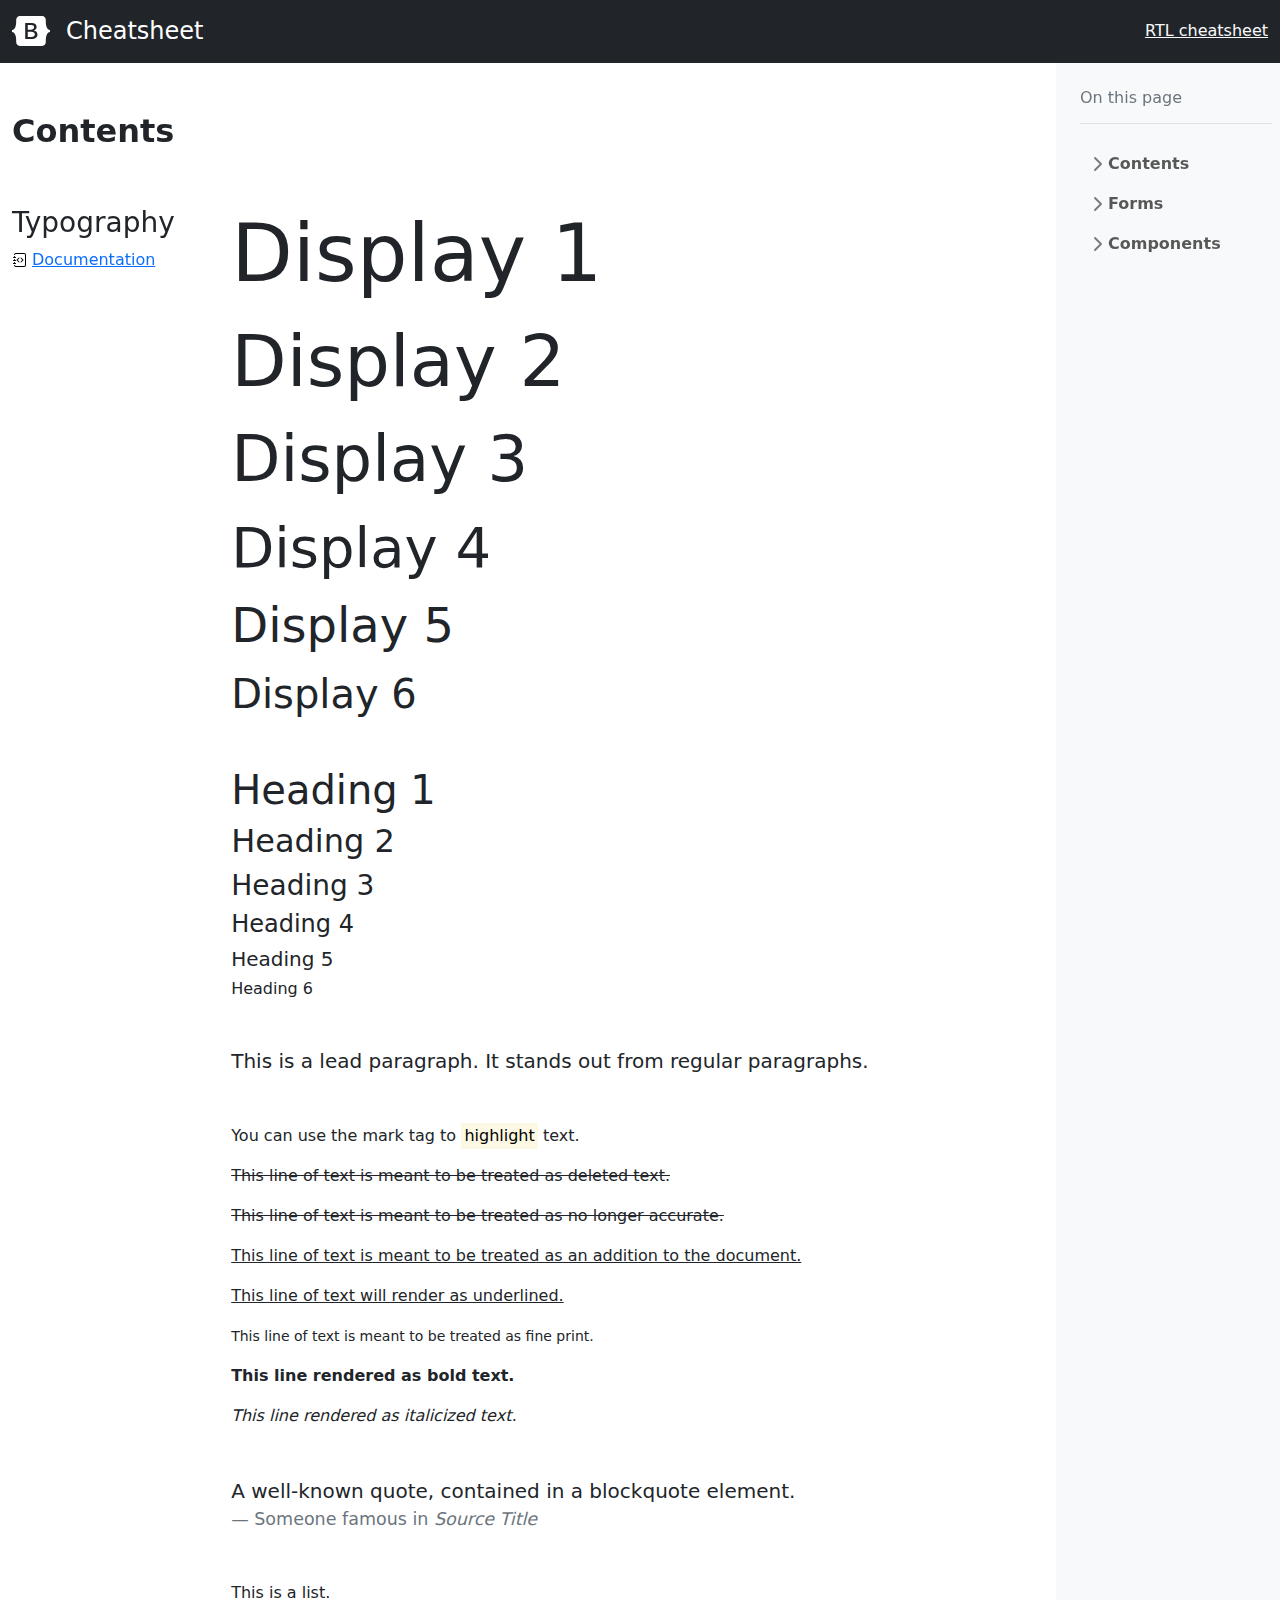
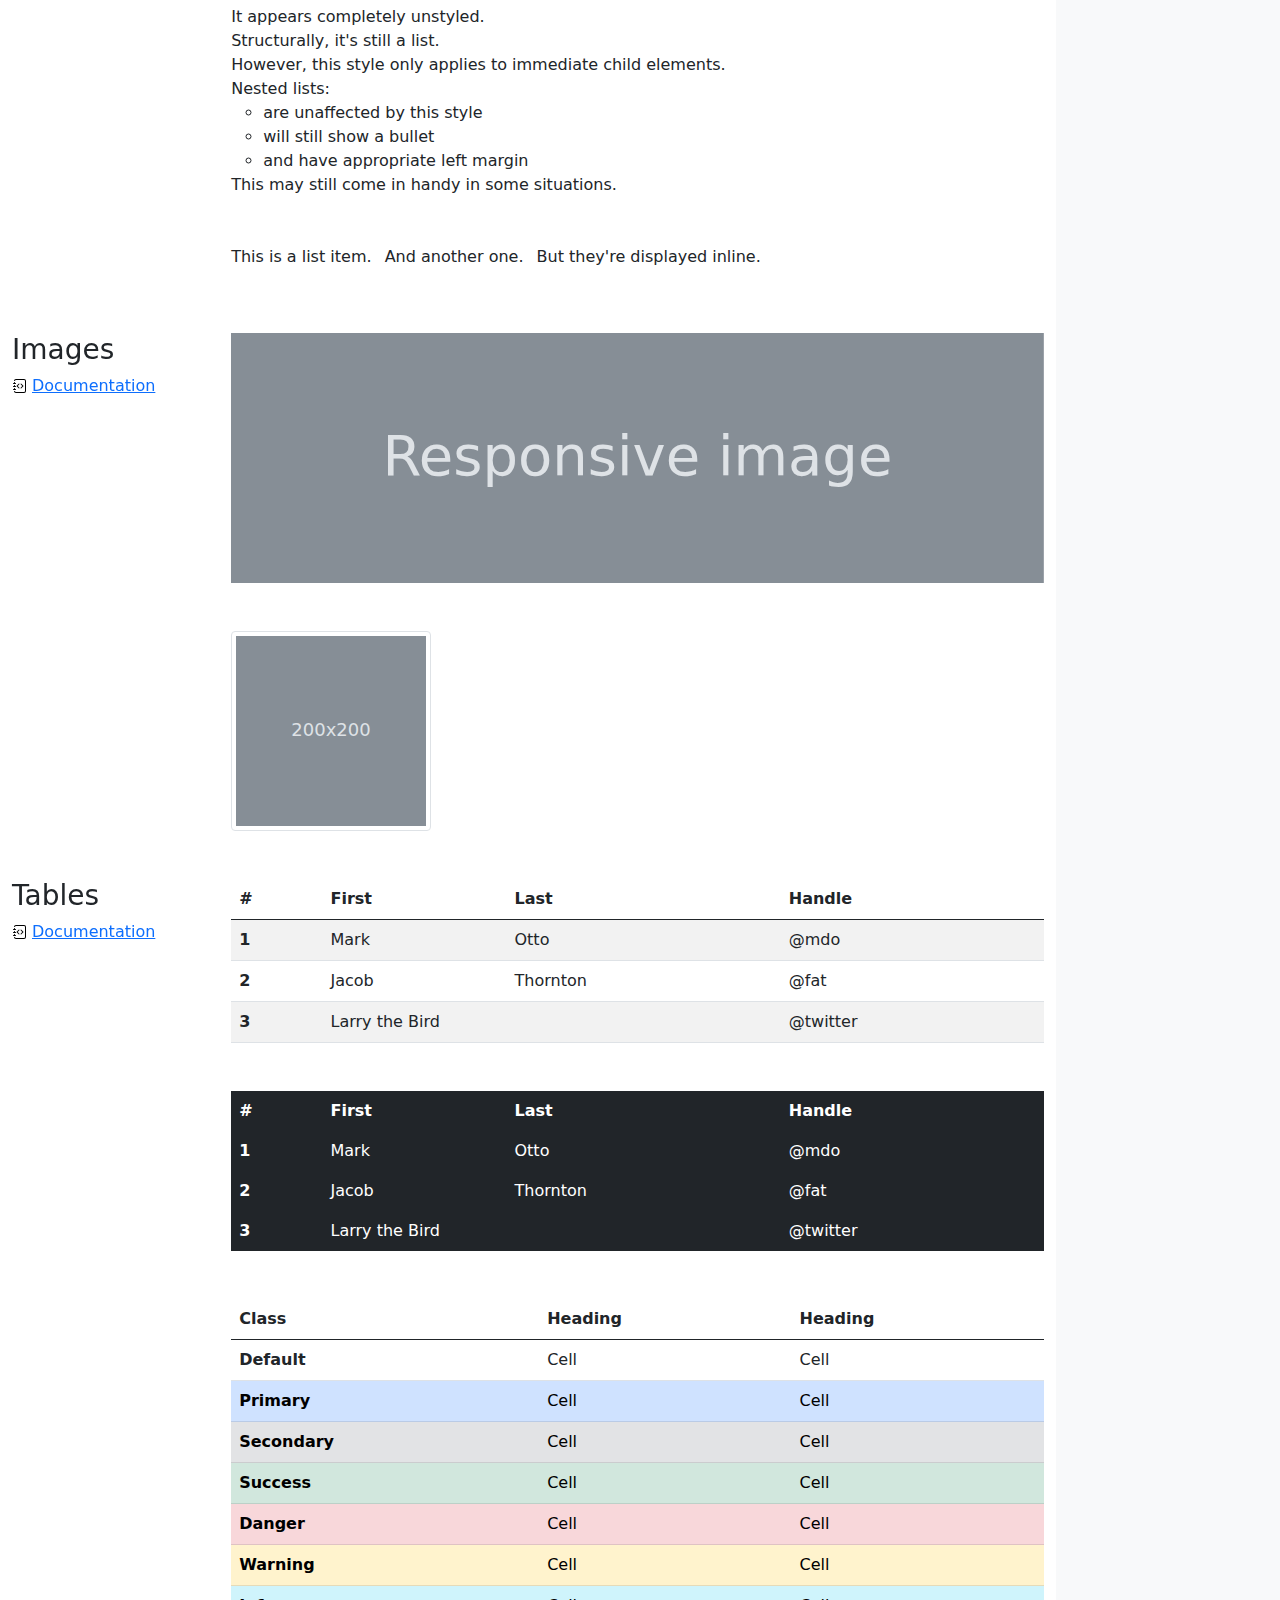
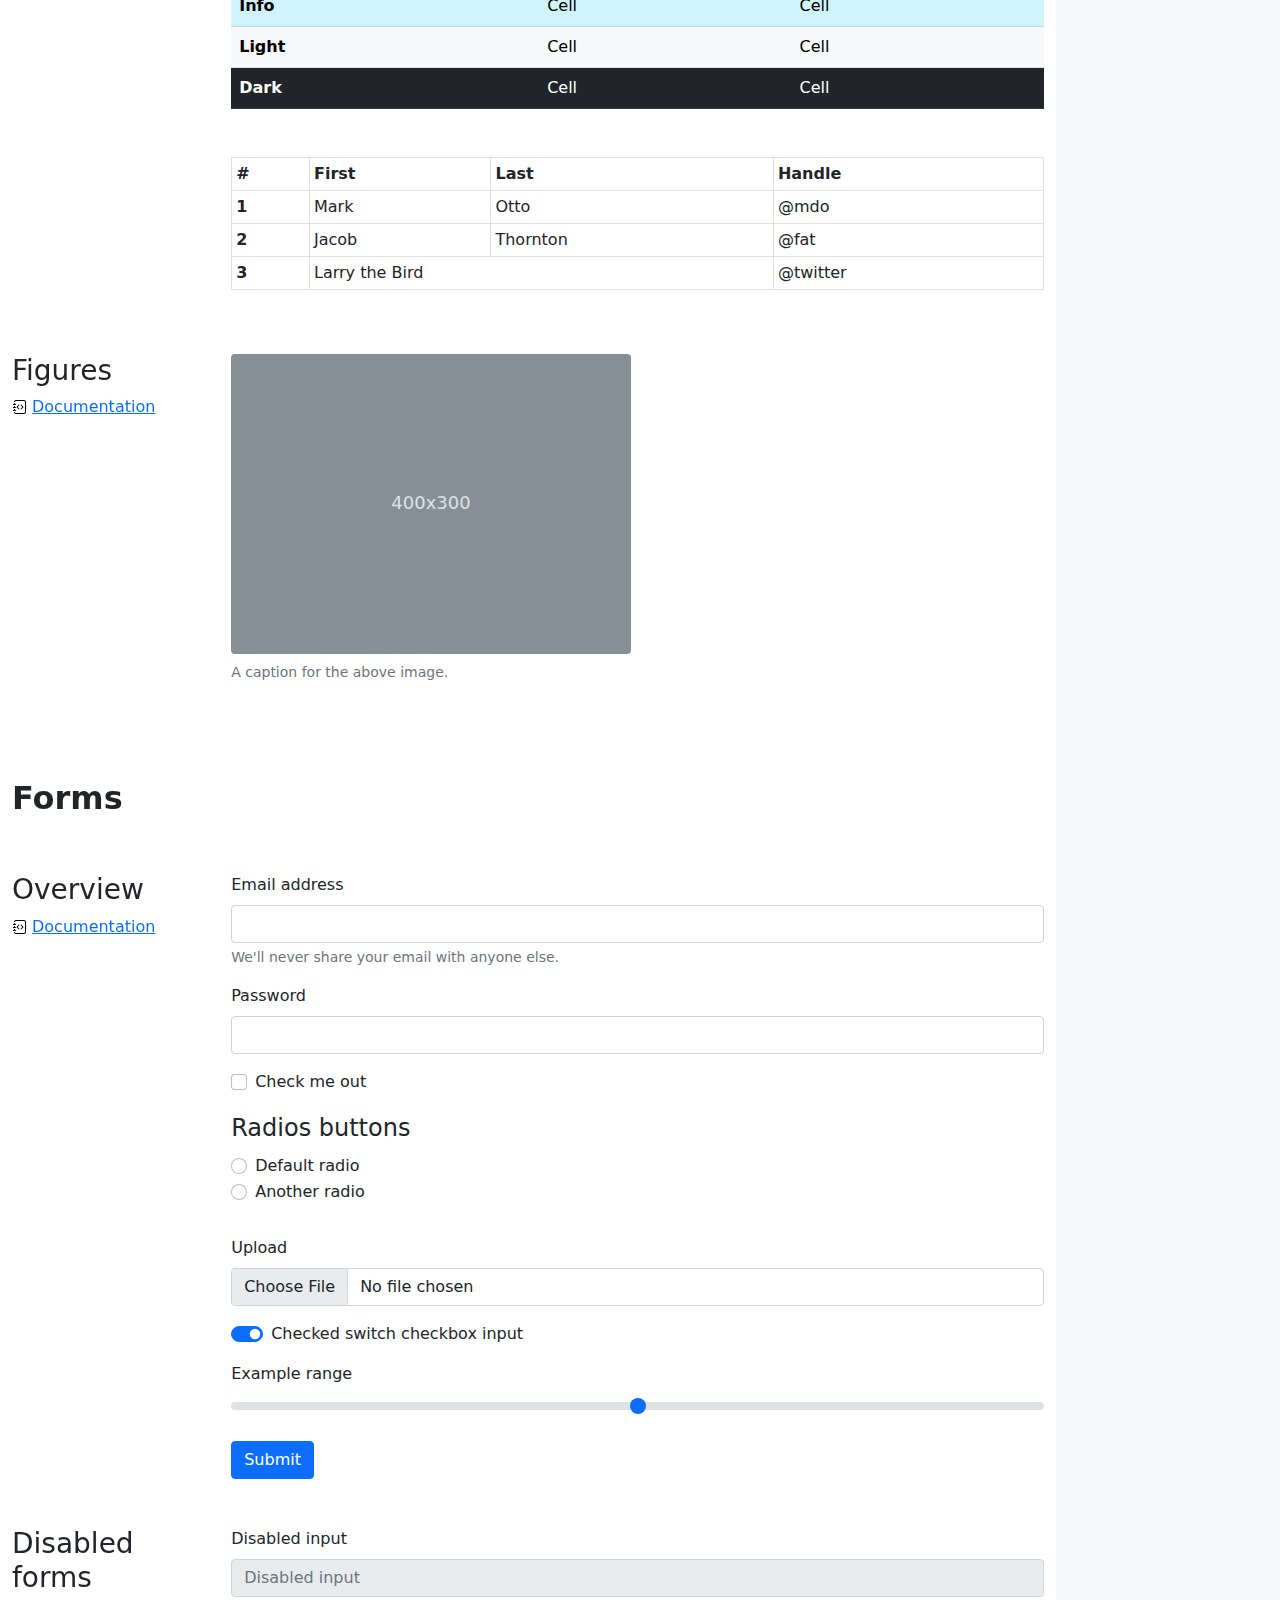
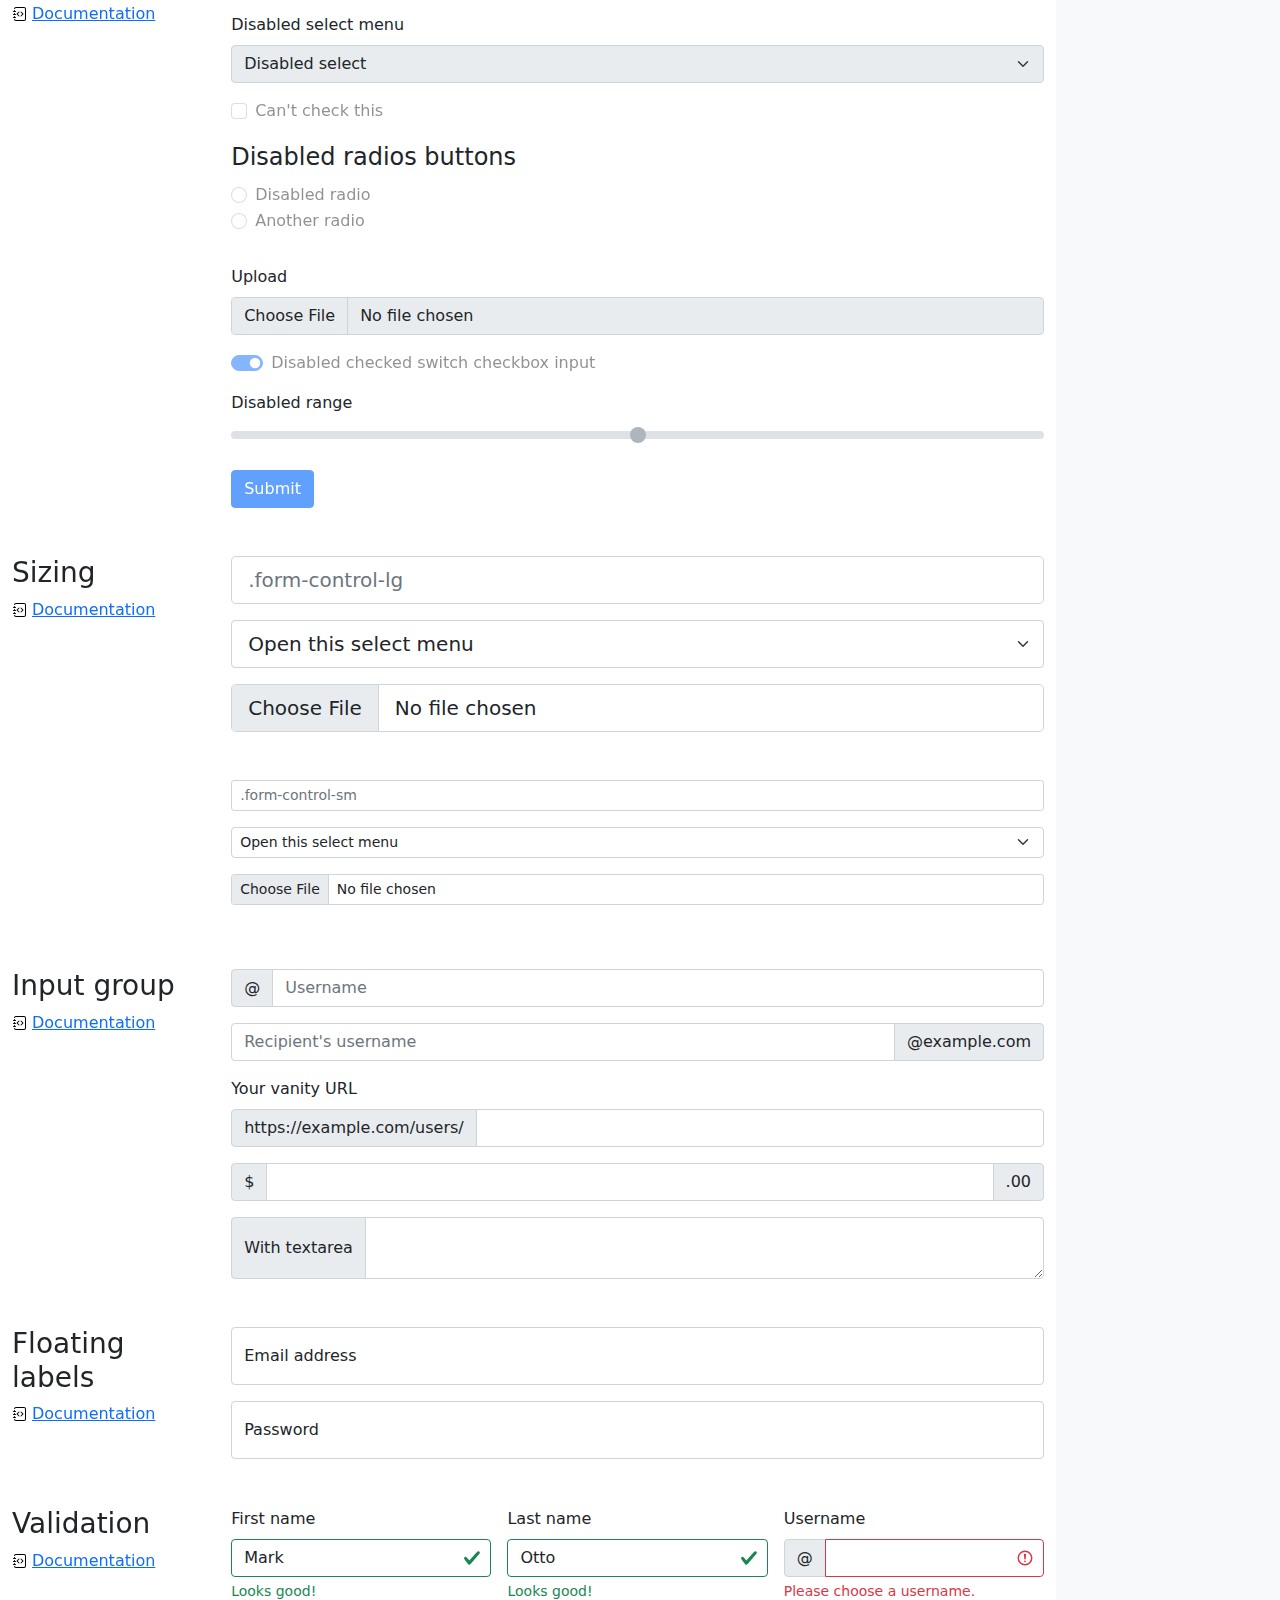
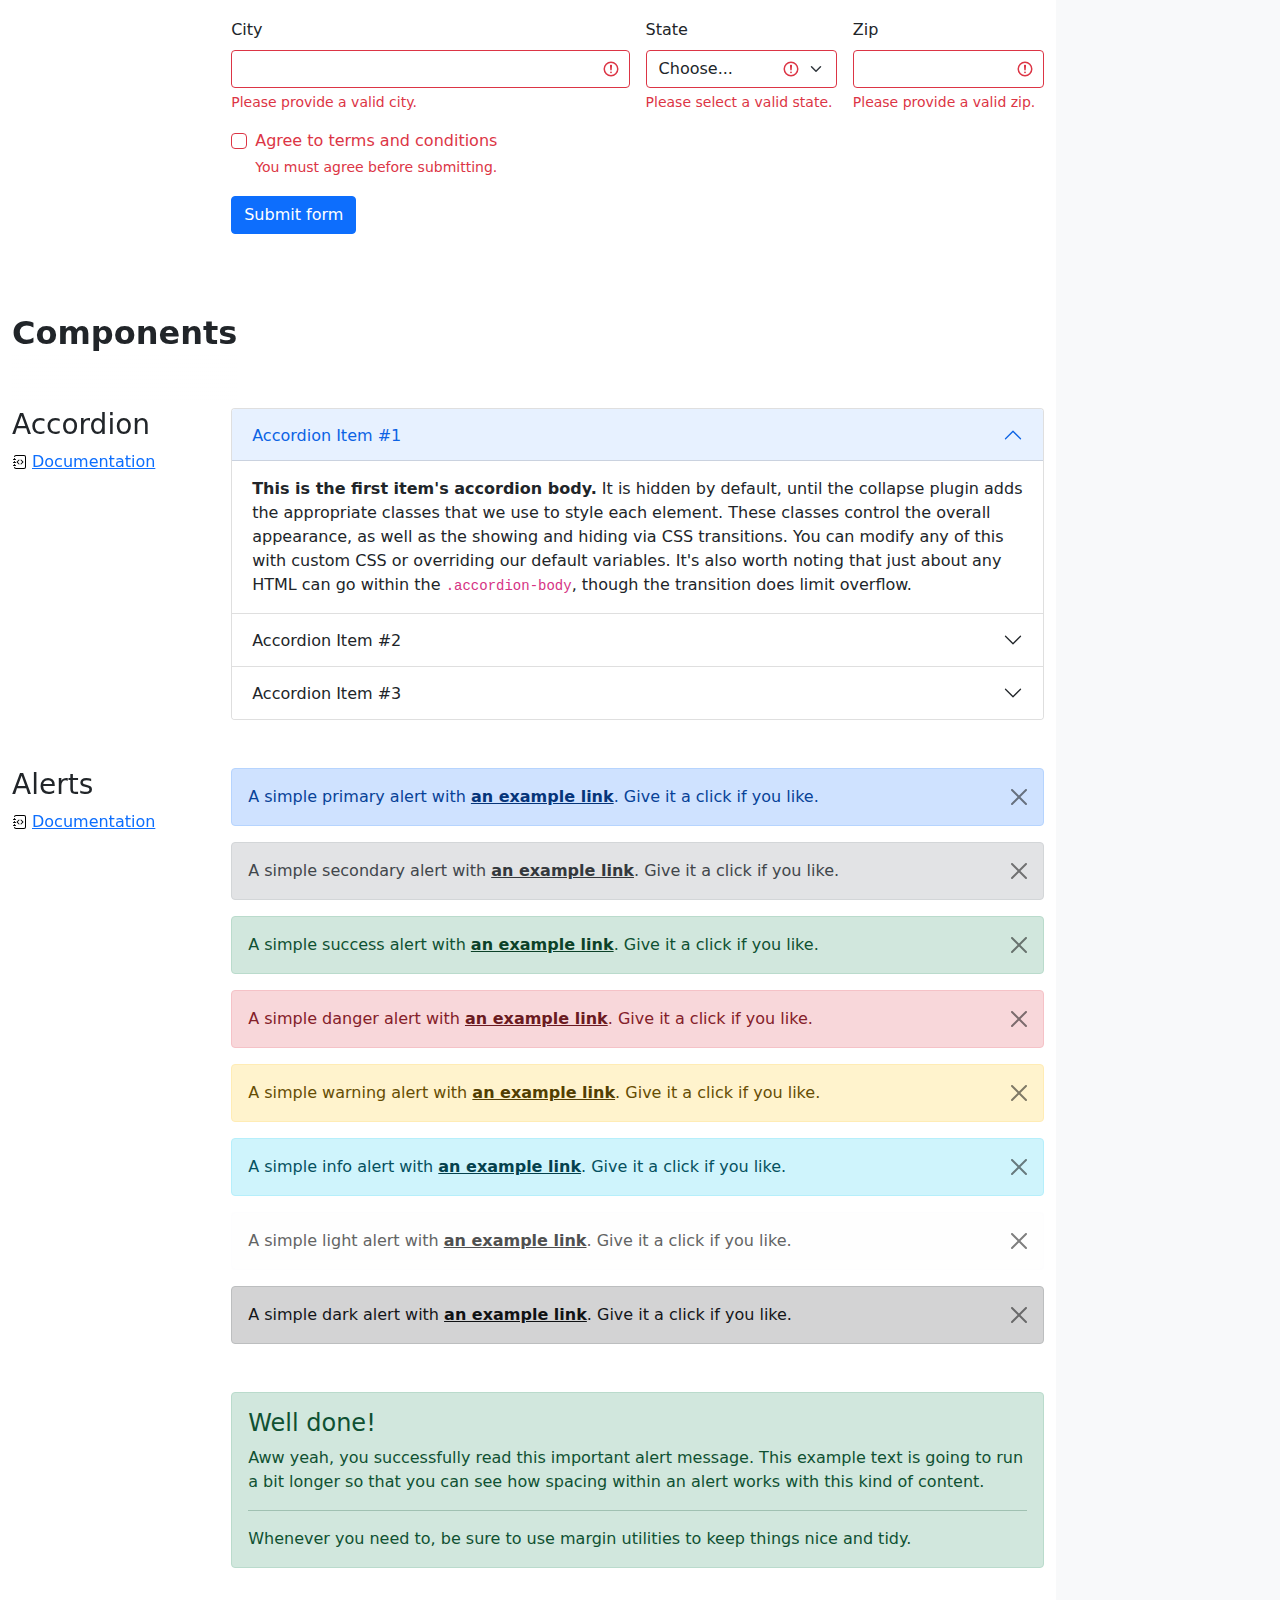
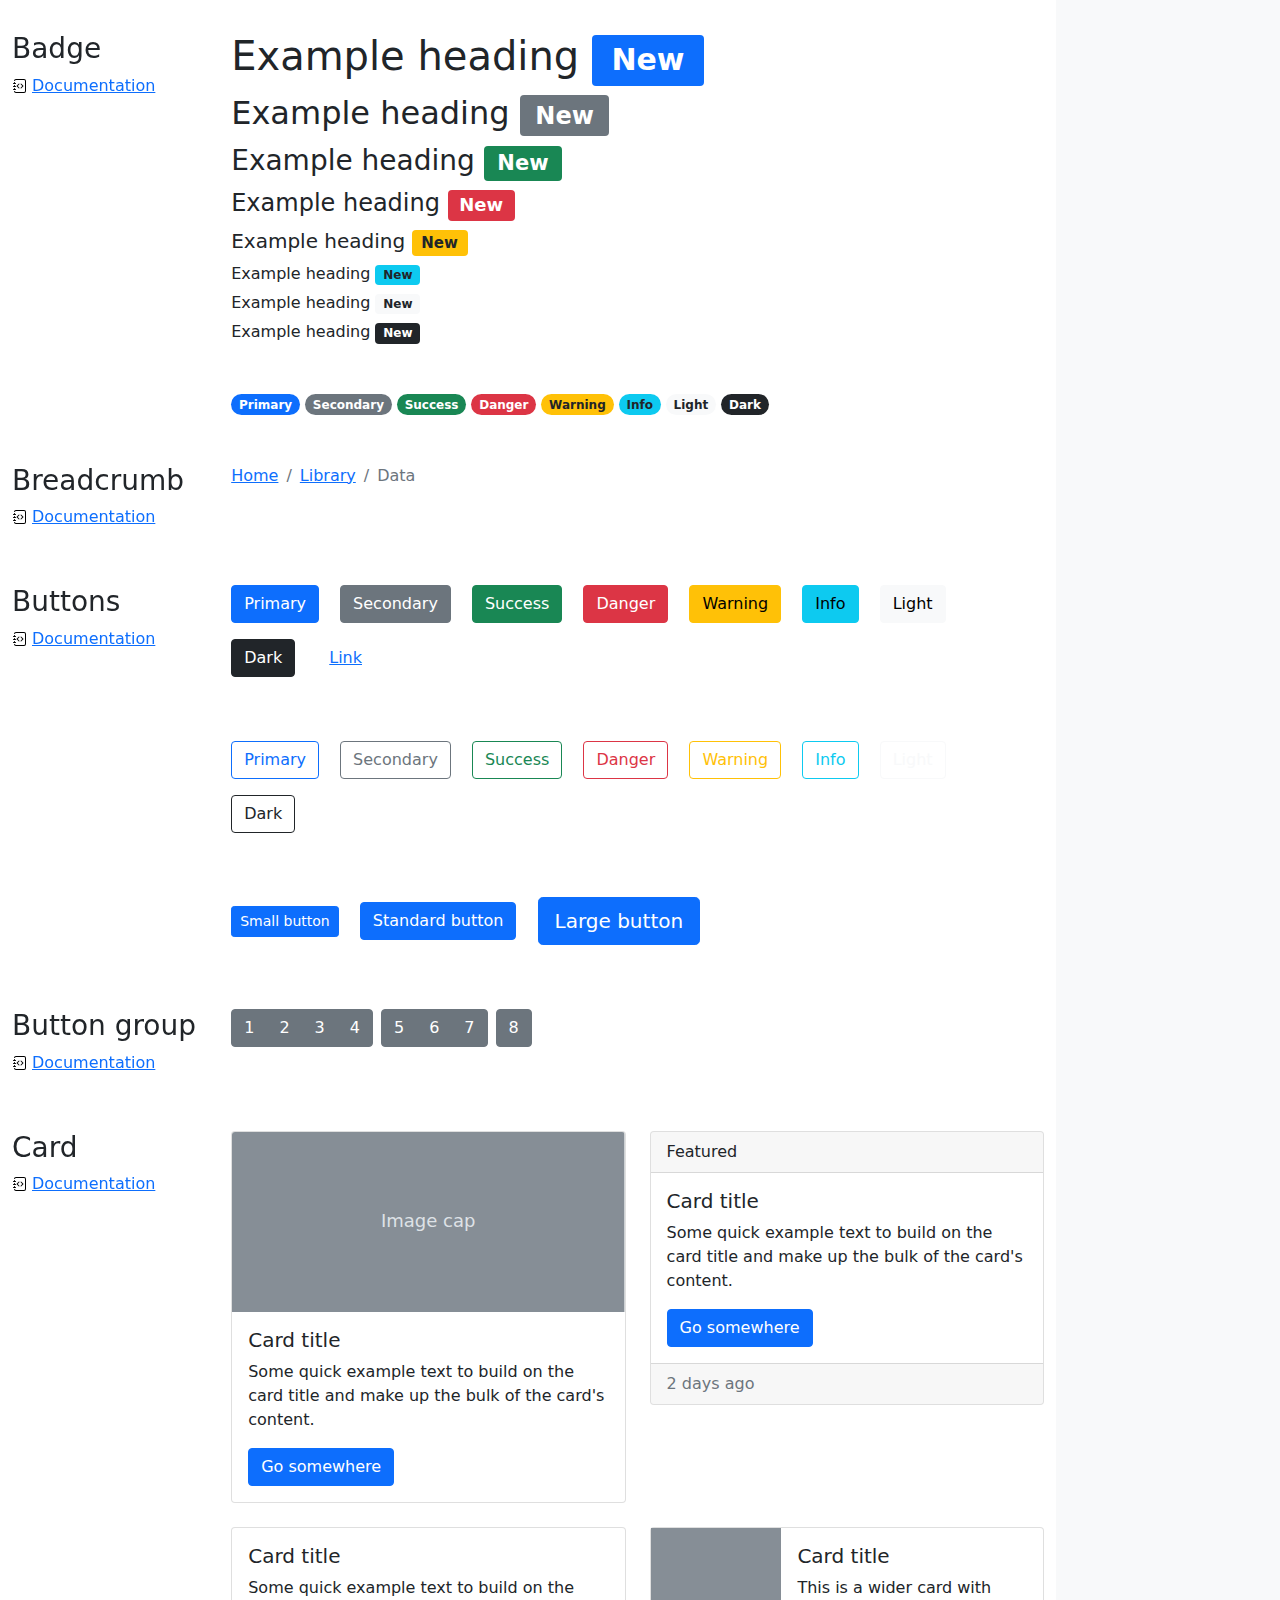
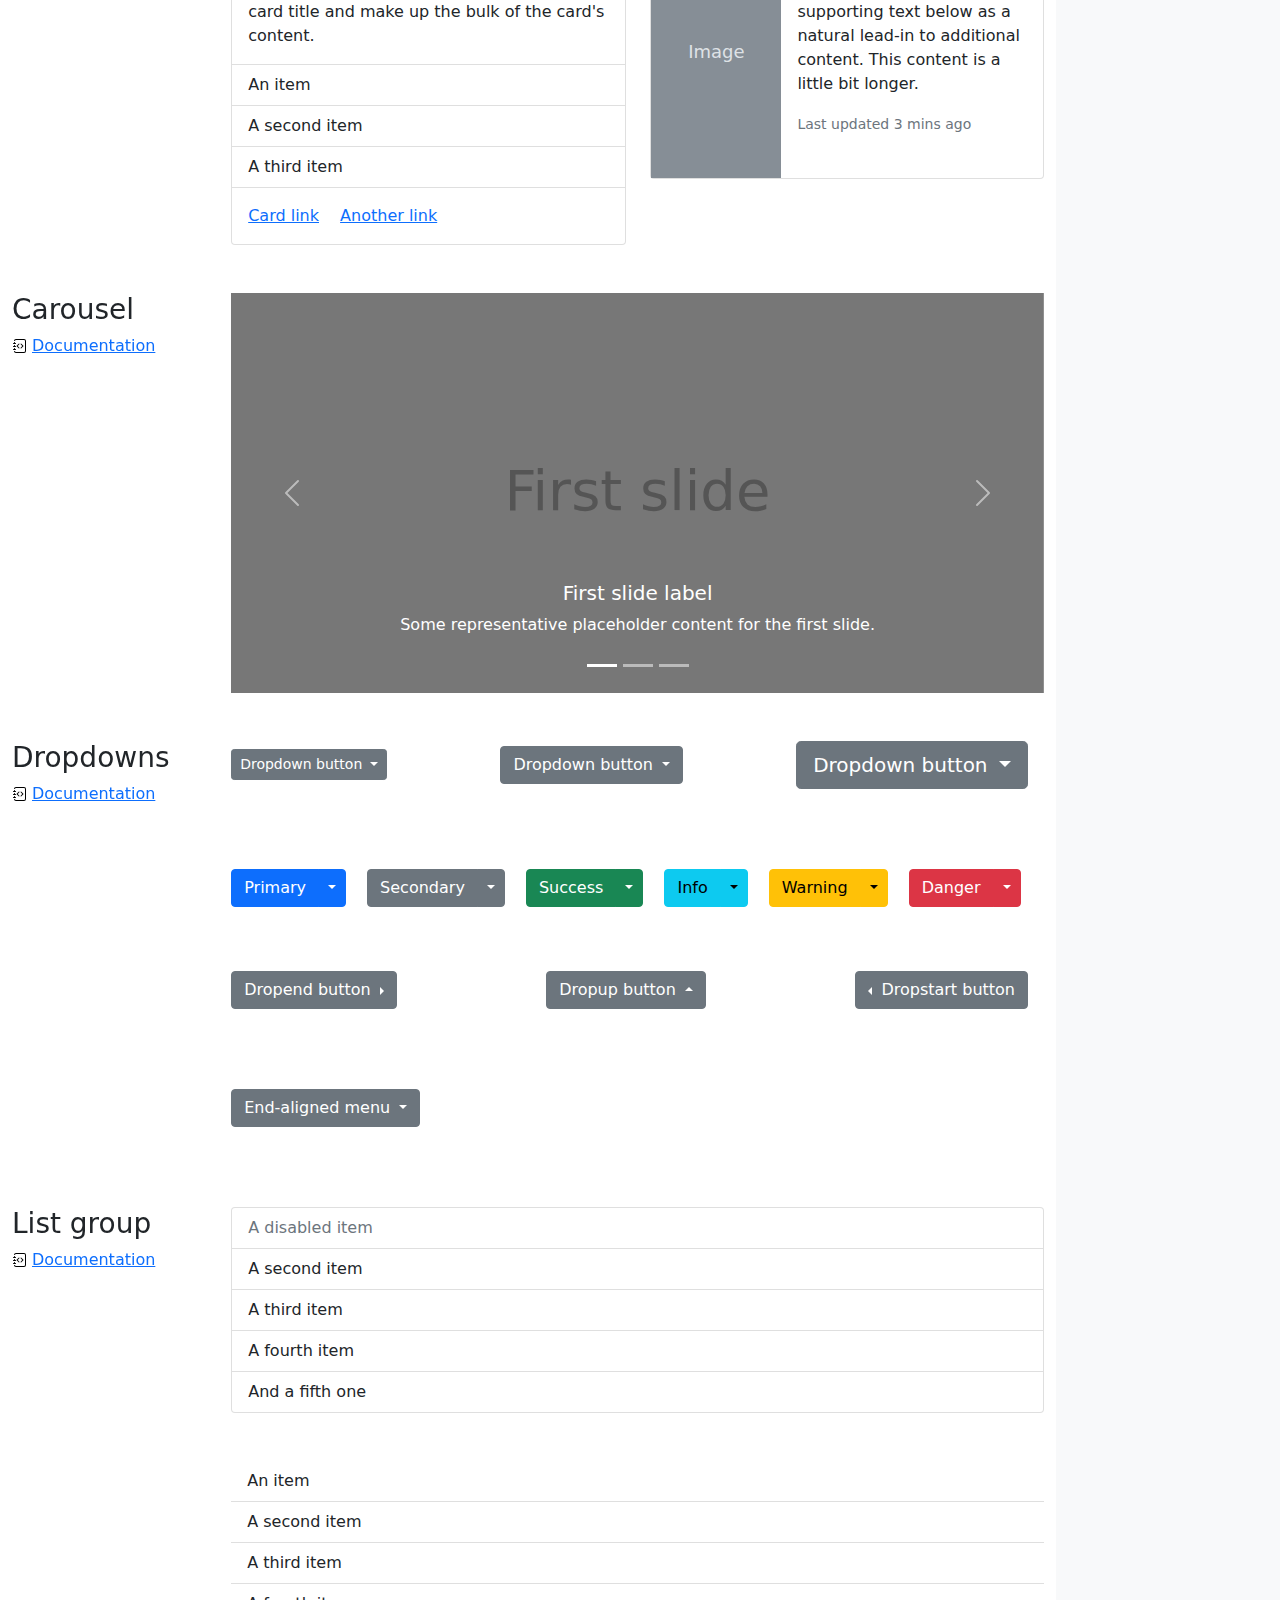
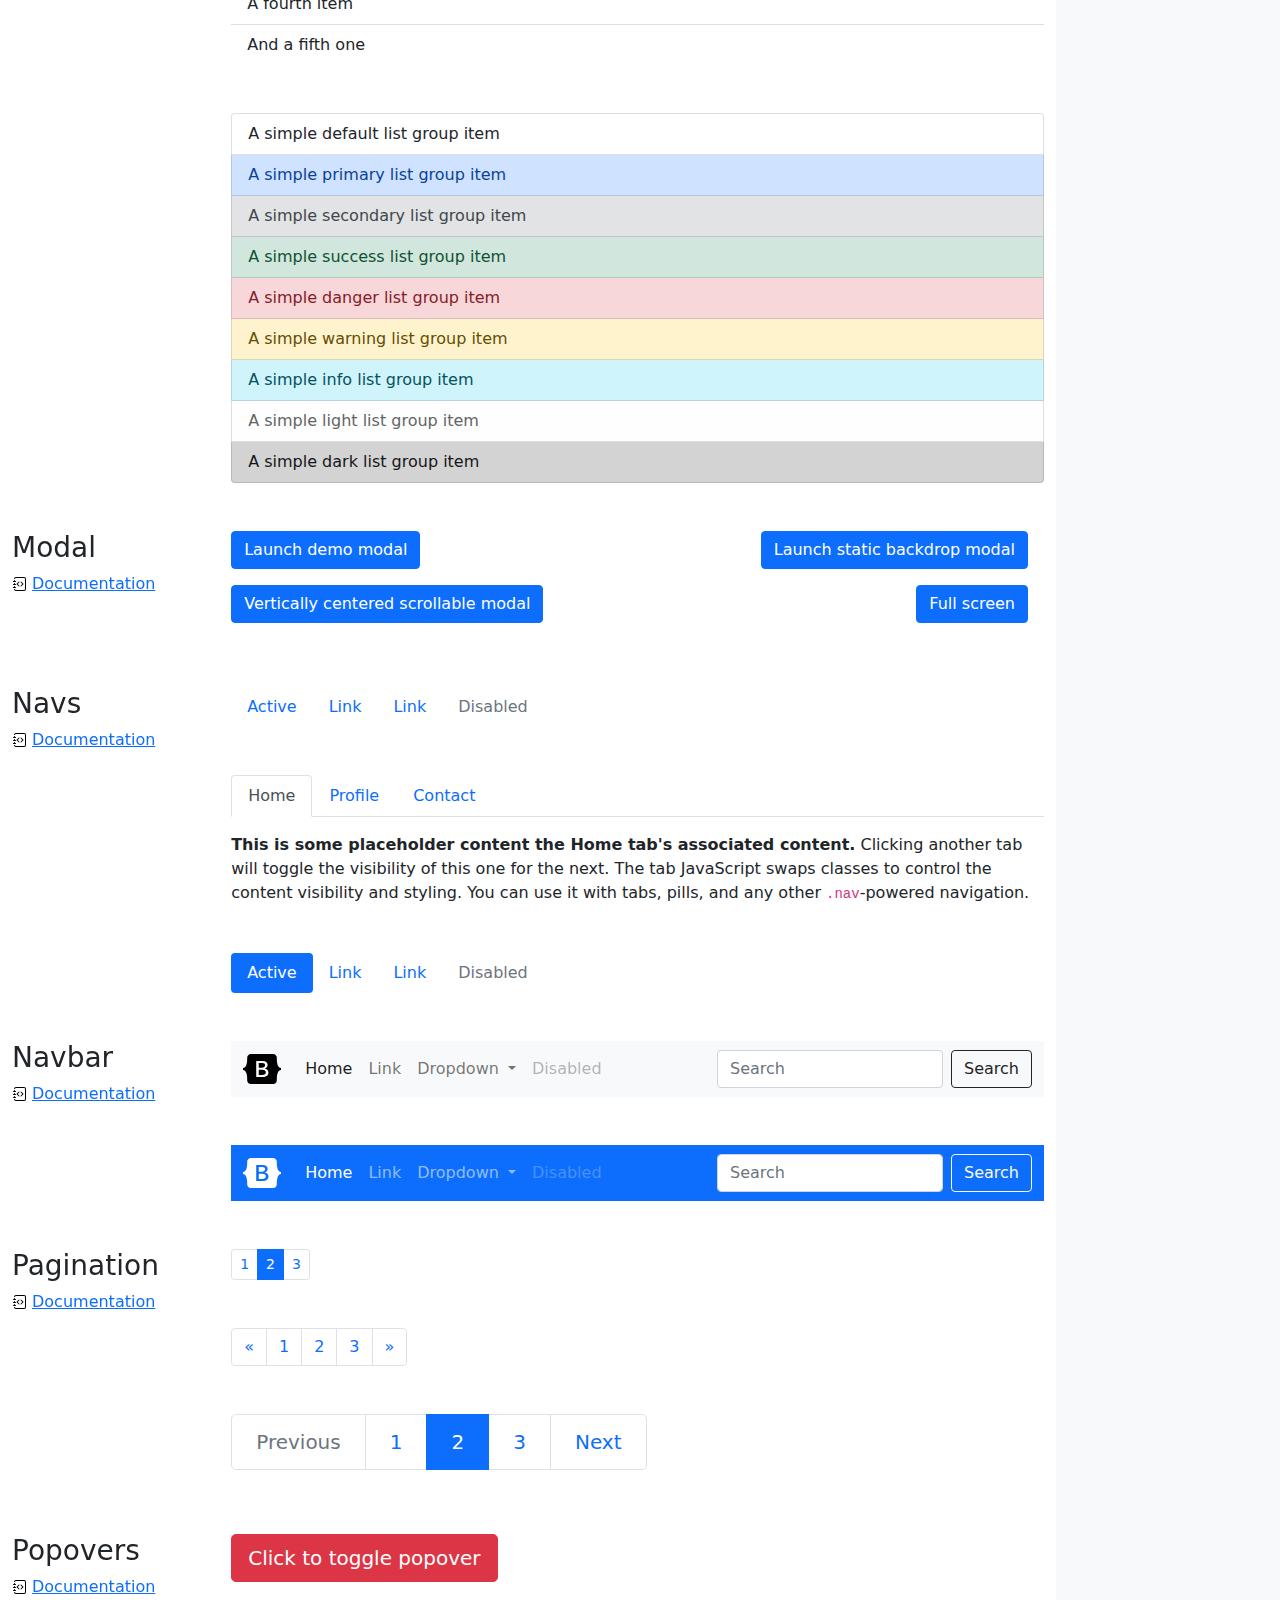
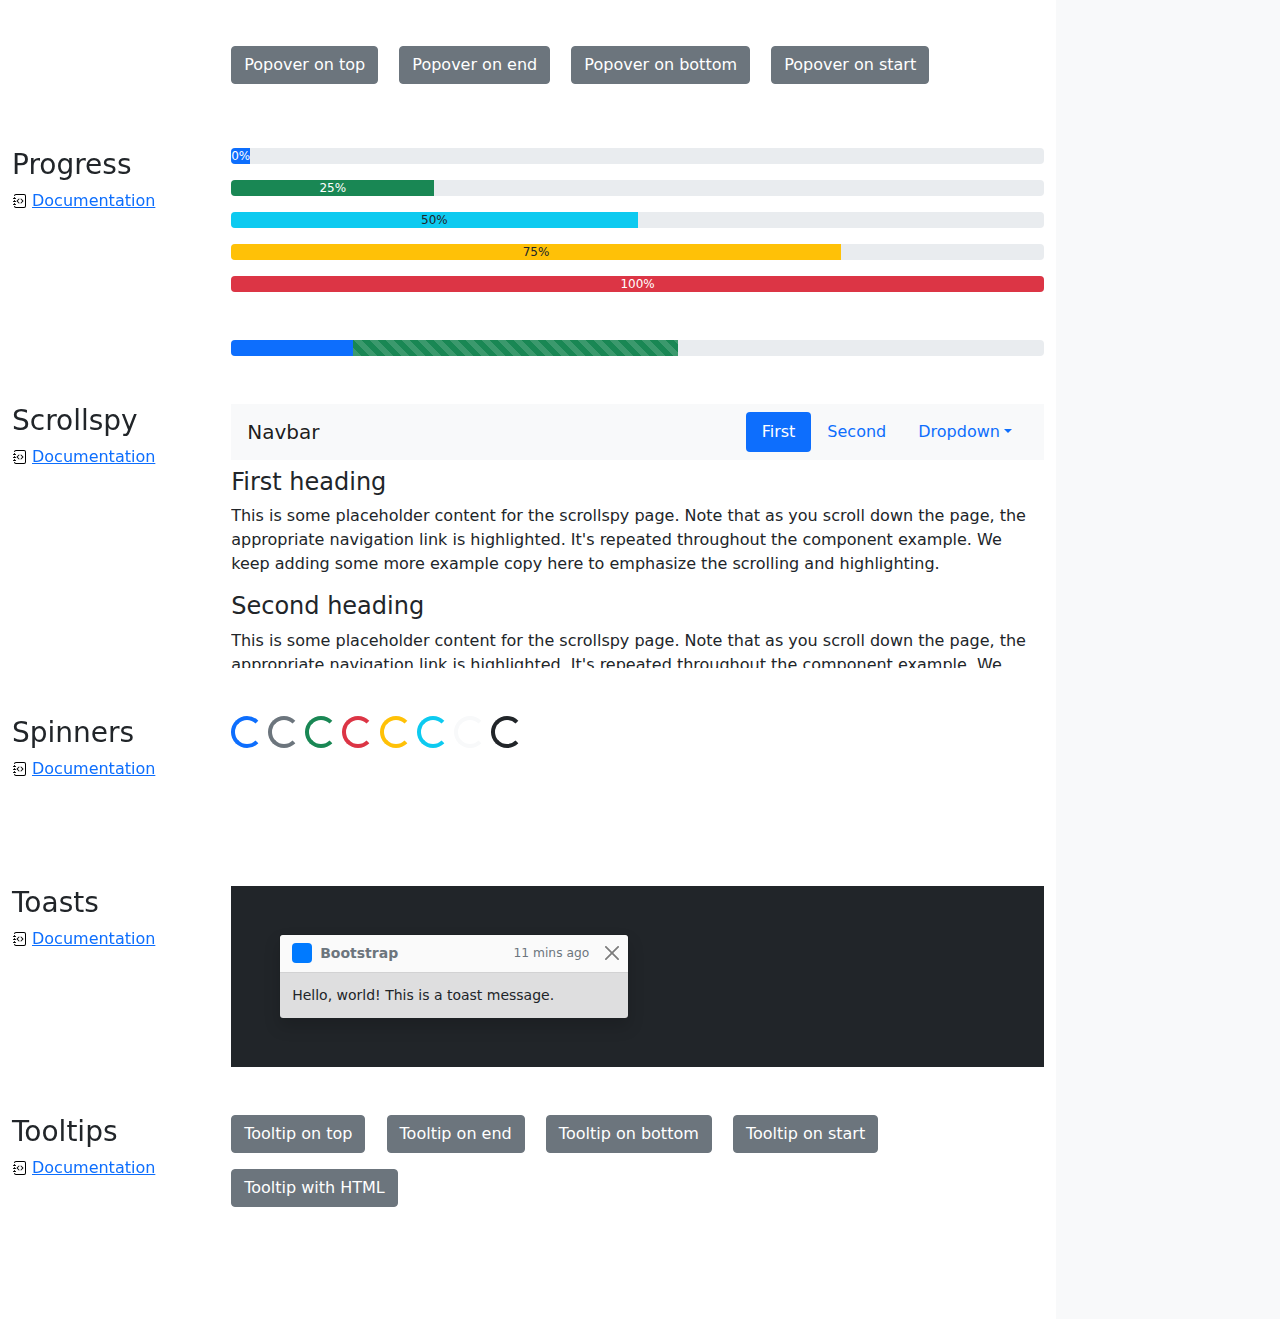
<file: FrontEnd/bootstrap-5.0.2-examples/cheatsheet/index.html>
<!doctype html>
<html lang="en">
  <head>
    <meta charset="utf-8">
    <meta name="viewport" content="width=device-width, initial-scale=1">
    <meta name="description" content="">
    <meta name="author" content="Mark Otto, Jacob Thornton, and Bootstrap contributors">
    <meta name="generator" content="Hugo 0.84.0">
    <title>Cheatsheet · Bootstrap v5.0</title>

    <link rel="canonical" href="https://getbootstrap.com/docs/5.0/examples/cheatsheet/">

    

    <!-- Bootstrap core CSS -->
<link href="../assets/dist/css/bootstrap.min.css" rel="stylesheet">

    <style>
      .bd-placeholder-img {
        font-size: 1.125rem;
        text-anchor: middle;
        -webkit-user-select: none;
        -moz-user-select: none;
        user-select: none;
      }

      @media (min-width: 768px) {
        .bd-placeholder-img-lg {
          font-size: 3.5rem;
        }
      }
    </style>

    
    <!-- Custom styles for this template -->
    <link href="cheatsheet.css" rel="stylesheet">
  </head>
  <body class="bg-light">
    
<header class="bd-header bg-dark py-3 d-flex align-items-stretch border-bottom border-dark">
  <div class="container-fluid d-flex align-items-center">
    <h1 class="d-flex align-items-center fs-4 text-white mb-0">
      <img src="../assets/brand/bootstrap-logo-white.svg" width="38" height="30" class="me-3" alt="Bootstrap">
      Cheatsheet
    </h1>
    <a href="../examples/cheatsheet-rtl/" class="ms-auto link-light" hreflang="ar">RTL cheatsheet</a>
  </div>
</header>
<aside class="bd-aside sticky-xl-top text-muted align-self-start mb-3 mb-xl-5 px-2">
  <h2 class="h6 pt-4 pb-3 mb-4 border-bottom">On this page</h2>
  <nav class="small" id="toc">
    <ul class="list-unstyled">
      <li class="my-2">
        <button class="btn d-inline-flex align-items-center collapsed" data-bs-toggle="collapse" aria-expanded="false" data-bs-target="#contents-collapse" aria-controls="contents-collapse">Contents</button>
        <ul class="list-unstyled ps-3 collapse" id="contents-collapse">
          <li><a class="d-inline-flex align-items-center rounded" href="#typography">Typography</a></li>
          <li><a class="d-inline-flex align-items-center rounded" href="#images">Images</a></li>
          <li><a class="d-inline-flex align-items-center rounded" href="#tables">Tables</a></li>
          <li><a class="d-inline-flex align-items-center rounded" href="#figures">Figures</a></li>
        </ul>
      </li>
      <li class="my-2">
        <button class="btn d-inline-flex align-items-center collapsed" data-bs-toggle="collapse" aria-expanded="false" data-bs-target="#forms-collapse" aria-controls="forms-collapse">Forms</button>
        <ul class="list-unstyled ps-3 collapse" id="forms-collapse">
          <li><a class="d-inline-flex align-items-center rounded" href="#overview">Overview</a></li>
          <li><a class="d-inline-flex align-items-center rounded" href="#disabled-forms">Disabled forms</a></li>
          <li><a class="d-inline-flex align-items-center rounded" href="#sizing">Sizing</a></li>
          <li><a class="d-inline-flex align-items-center rounded" href="#input-group">Input group</a></li>
          <li><a class="d-inline-flex align-items-center rounded" href="#floating-labels">Floating labels</a></li>
          <li><a class="d-inline-flex align-items-center rounded" href="#validation">Validation</a></li>
        </ul>
      </li>
      <li class="my-2">
        <button class="btn d-inline-flex align-items-center collapsed" data-bs-toggle="collapse" aria-expanded="false" data-bs-target="#components-collapse" aria-controls="components-collapse">Components</button>
        <ul class="list-unstyled ps-3 collapse" id="components-collapse">
          <li><a class="d-inline-flex align-items-center rounded" href="#accordion">Accordion</a></li>
          <li><a class="d-inline-flex align-items-center rounded" href="#alerts">Alerts</a></li>
          <li><a class="d-inline-flex align-items-center rounded" href="#badge">Badge</a></li>
          <li><a class="d-inline-flex align-items-center rounded" href="#breadcrumb">Breadcrumb</a></li>
          <li><a class="d-inline-flex align-items-center rounded" href="#buttons">Buttons</a></li>
          <li><a class="d-inline-flex align-items-center rounded" href="#button-group">Button group</a></li>
          <li><a class="d-inline-flex align-items-center rounded" href="#card">Card</a></li>
          <li><a class="d-inline-flex align-items-center rounded" href="#carousel">Carousel</a></li>
          <li><a class="d-inline-flex align-items-center rounded" href="#dropdowns">Dropdowns</a></li>
          <li><a class="d-inline-flex align-items-center rounded" href="#list-group">List group</a></li>
          <li><a class="d-inline-flex align-items-center rounded" href="#modal">Modal</a></li>
          <li><a class="d-inline-flex align-items-center rounded" href="#navs">Navs</a></li>
          <li><a class="d-inline-flex align-items-center rounded" href="#navbar">Navbar</a></li>
          <li><a class="d-inline-flex align-items-center rounded" href="#pagination">Pagination</a></li>
          <li><a class="d-inline-flex align-items-center rounded" href="#popovers">Popovers</a></li>
          <li><a class="d-inline-flex align-items-center rounded" href="#progress">Progress</a></li>
          <li><a class="d-inline-flex align-items-center rounded" href="#scrollspy">Scrollspy</a></li>
          <li><a class="d-inline-flex align-items-center rounded" href="#spinners">Spinners</a></li>
          <li><a class="d-inline-flex align-items-center rounded" href="#toasts">Toasts</a></li>
          <li><a class="d-inline-flex align-items-center rounded" href="#tooltips">Tooltips</a></li>
        </ul>
      </li>
    </ul>
  </nav>
</aside>
<div class="bd-cheatsheet container-fluid bg-body">
  <section id="content">
    <h2 class="sticky-xl-top fw-bold pt-3 pt-xl-5 pb-2 pb-xl-3">Contents</h2>

    <article class="my-3" id="typography">
      <div class="bd-heading sticky-xl-top align-self-start mt-5 mb-3 mt-xl-0 mb-xl-2">
        <h3>Typography</h3>
        <a class="d-flex align-items-center" href="../content/typography/">Documentation</a>
      </div>

      <div>
        <div class="bd-example">
        <p class="display-1">Display 1</p>
        <p class="display-2">Display 2</p>
        <p class="display-3">Display 3</p>
        <p class="display-4">Display 4</p>
        <p class="display-5">Display 5</p>
        <p class="display-6">Display 6</p>
        </div>

        <div class="bd-example">
        <p class="h1">Heading 1</p>
        <p class="h2">Heading 2</p>
        <p class="h3">Heading 3</p>
        <p class="h4">Heading 4</p>
        <p class="h5">Heading 5</p>
        <p class="h6">Heading 6</p>
        </div>

        <div class="bd-example">
        <p class="lead">
          This is a lead paragraph. It stands out from regular paragraphs.
        </p>
        </div>

        <div class="bd-example">
        <p>You can use the mark tag to <mark>highlight</mark> text.</p>
        <p><del>This line of text is meant to be treated as deleted text.</del></p>
        <p><s>This line of text is meant to be treated as no longer accurate.</s></p>
        <p><ins>This line of text is meant to be treated as an addition to the document.</ins></p>
        <p><u>This line of text will render as underlined.</u></p>
        <p><small>This line of text is meant to be treated as fine print.</small></p>
        <p><strong>This line rendered as bold text.</strong></p>
        <p><em>This line rendered as italicized text.</em></p>
        </div>

        <div class="bd-example">
        <blockquote class="blockquote">
          <p>A well-known quote, contained in a blockquote element.</p>
          <footer class="blockquote-footer">Someone famous in <cite title="Source Title">Source Title</cite></footer>
        </blockquote>
        </div>

        <div class="bd-example">
        <ul class="list-unstyled">
          <li>This is a list.</li>
          <li>It appears completely unstyled.</li>
          <li>Structurally, it's still a list.</li>
          <li>However, this style only applies to immediate child elements.</li>
          <li>Nested lists:
            <ul>
              <li>are unaffected by this style</li>
              <li>will still show a bullet</li>
              <li>and have appropriate left margin</li>
            </ul>
          </li>
          <li>This may still come in handy in some situations.</li>
        </ul>
        </div>

        <div class="bd-example">
        <ul class="list-inline">
          <li class="list-inline-item">This is a list item.</li>
          <li class="list-inline-item">And another one.</li>
          <li class="list-inline-item">But they're displayed inline.</li>
        </ul>
        </div>
      </div>
    </article>
    <article class="my-3" id="images">
      <div class="bd-heading sticky-xl-top align-self-start mt-5 mb-3 mt-xl-0 mb-xl-2">
        <h3>Images</h3>
        <a class="d-flex align-items-center" href="../content/images/">Documentation</a>
      </div>

      <div>
        <div class="bd-example">
        <svg class="bd-placeholder-img bd-placeholder-img-lg img-fluid" width="100%" height="250" xmlns="http://www.w3.org/2000/svg" role="img" aria-label="Placeholder: Responsive image" preserveAspectRatio="xMidYMid slice" focusable="false"><title>Placeholder</title><rect width="100%" height="100%" fill="#868e96"/><text x="50%" y="50%" fill="#dee2e6" dy=".3em">Responsive image</text></svg>

        </div>

        <div class="bd-example">
        <svg class="bd-placeholder-img img-thumbnail" width="200" height="200" xmlns="http://www.w3.org/2000/svg" role="img" aria-label="A generic square placeholder image with a white border around it, making it resemble a photograph taken with an old instant camera: 200x200" preserveAspectRatio="xMidYMid slice" focusable="false"><title>A generic square placeholder image with a white border around it, making it resemble a photograph taken with an old instant camera</title><rect width="100%" height="100%" fill="#868e96"/><text x="50%" y="50%" fill="#dee2e6" dy=".3em">200x200</text></svg>

        </div>
      </div>
    </article>
    <article class="my-3" id="tables">
      <div class="bd-heading sticky-xl-top align-self-start mt-5 mb-3 mt-xl-0 mb-xl-2">
        <h3>Tables</h3>
        <a class="d-flex align-items-center" href="../content/tables/">Documentation</a>
      </div>

      <div>
        <div class="bd-example">
        <table class="table table-striped">
          <thead>
          <tr>
            <th scope="col">#</th>
            <th scope="col">First</th>
            <th scope="col">Last</th>
            <th scope="col">Handle</th>
          </tr>
          </thead>
          <tbody>
          <tr>
            <th scope="row">1</th>
            <td>Mark</td>
            <td>Otto</td>
            <td>@mdo</td>
          </tr>
          <tr>
            <th scope="row">2</th>
            <td>Jacob</td>
            <td>Thornton</td>
            <td>@fat</td>
          </tr>
          <tr>
            <th scope="row">3</th>
            <td colspan="2">Larry the Bird</td>
            <td>@twitter</td>
          </tr>
          </tbody>
        </table>
        </div>

        <div class="bd-example">
        <table class="table table-dark table-borderless">
          <thead>
          <tr>
            <th scope="col">#</th>
            <th scope="col">First</th>
            <th scope="col">Last</th>
            <th scope="col">Handle</th>
          </tr>
          </thead>
          <tbody>
          <tr>
            <th scope="row">1</th>
            <td>Mark</td>
            <td>Otto</td>
            <td>@mdo</td>
          </tr>
          <tr>
            <th scope="row">2</th>
            <td>Jacob</td>
            <td>Thornton</td>
            <td>@fat</td>
          </tr>
          <tr>
            <th scope="row">3</th>
            <td colspan="2">Larry the Bird</td>
            <td>@twitter</td>
          </tr>
          </tbody>
        </table>
        </div>

        <div class="bd-example">
        <table class="table table-hover">
          <thead>
          <tr>
            <th scope="col">Class</th>
            <th scope="col">Heading</th>
            <th scope="col">Heading</th>
          </tr>
          </thead>
          <tbody>
          <tr>
            <th scope="row">Default</th>
            <td>Cell</td>
            <td>Cell</td>
          </tr>
          
          <tr class="table-primary">
            <th scope="row">Primary</th>
            <td>Cell</td>
            <td>Cell</td>
          </tr>
          <tr class="table-secondary">
            <th scope="row">Secondary</th>
            <td>Cell</td>
            <td>Cell</td>
          </tr>
          <tr class="table-success">
            <th scope="row">Success</th>
            <td>Cell</td>
            <td>Cell</td>
          </tr>
          <tr class="table-danger">
            <th scope="row">Danger</th>
            <td>Cell</td>
            <td>Cell</td>
          </tr>
          <tr class="table-warning">
            <th scope="row">Warning</th>
            <td>Cell</td>
            <td>Cell</td>
          </tr>
          <tr class="table-info">
            <th scope="row">Info</th>
            <td>Cell</td>
            <td>Cell</td>
          </tr>
          <tr class="table-light">
            <th scope="row">Light</th>
            <td>Cell</td>
            <td>Cell</td>
          </tr>
          <tr class="table-dark">
            <th scope="row">Dark</th>
            <td>Cell</td>
            <td>Cell</td>
          </tr>
          </tbody>
        </table>
        </div>

        <div class="bd-example">
        <table class="table table-sm table-bordered">
          <thead>
          <tr>
            <th scope="col">#</th>
            <th scope="col">First</th>
            <th scope="col">Last</th>
            <th scope="col">Handle</th>
          </tr>
          </thead>
          <tbody>
          <tr>
            <th scope="row">1</th>
            <td>Mark</td>
            <td>Otto</td>
            <td>@mdo</td>
          </tr>
          <tr>
            <th scope="row">2</th>
            <td>Jacob</td>
            <td>Thornton</td>
            <td>@fat</td>
          </tr>
          <tr>
            <th scope="row">3</th>
            <td colspan="2">Larry the Bird</td>
            <td>@twitter</td>
          </tr>
          </tbody>
        </table>
        </div>
      </div>
    </article>
    <article class="my-3" id="figures">
      <div class="bd-heading sticky-xl-top align-self-start mt-5 mb-3 mt-xl-0 mb-xl-2">
        <h3>Figures</h3>
        <a class="d-flex align-items-center" href="../content/figures/">Documentation</a>
      </div>

      <div>
        <div class="bd-example">
        <figure class="figure">
          <svg class="bd-placeholder-img figure-img img-fluid rounded" width="400" height="300" xmlns="http://www.w3.org/2000/svg" role="img" aria-label="Placeholder: 400x300" preserveAspectRatio="xMidYMid slice" focusable="false"><title>Placeholder</title><rect width="100%" height="100%" fill="#868e96"/><text x="50%" y="50%" fill="#dee2e6" dy=".3em">400x300</text></svg>

          <figcaption class="figure-caption">A caption for the above image.</figcaption>
        </figure>
        </div>
      </div>
    </article>
  </section>

  <section id="forms">
    <h2 class="sticky-xl-top fw-bold pt-3 pt-xl-5 pb-2 pb-xl-3">Forms</h2>

    <article class="my-3" id="overview">
      <div class="bd-heading sticky-xl-top align-self-start mt-5 mb-3 mt-xl-0 mb-xl-2">
        <h3>Overview</h3>
        <a class="d-flex align-items-center" href="../forms/overview/">Documentation</a>
      </div>

      <div>
        <div class="bd-example">
        <form>
          <div class="mb-3">
            <label for="exampleInputEmail1" class="form-label">Email address</label>
            <input type="email" class="form-control" id="exampleInputEmail1" aria-describedby="emailHelp">
            <div id="emailHelp" class="form-text">We'll never share your email with anyone else.</div>
          </div>
          <div class="mb-3">
            <label for="exampleInputPassword1" class="form-label">Password</label>
            <input type="password" class="form-control" id="exampleInputPassword1">
          </div>
          <div class="mb-3 form-check">
            <input type="checkbox" class="form-check-input" id="exampleCheck1">
            <label class="form-check-label" for="exampleCheck1">Check me out</label>
          </div>
          <fieldset class="mb-3">
            <legend>Radios buttons</legend>
            <div class="form-check">
              <input type="radio" name="radios" class="form-check-input" id="exampleRadio1">
              <label class="form-check-label" for="exampleRadio1">Default radio</label>
            </div>
            <div class="mb-3 form-check">
              <input type="radio" name="radios" class="form-check-input" id="exampleRadio2">
              <label class="form-check-label" for="exampleRadio2">Another radio</label>
            </div>
          </fieldset>
          <div class="mb-3">
            <label class="form-label" for="customFile">Upload</label>
            <input type="file" class="form-control" id="customFile">
          </div>
          <div class="mb-3 form-check form-switch">
            <input class="form-check-input" type="checkbox" id="flexSwitchCheckChecked" checked>
            <label class="form-check-label" for="flexSwitchCheckChecked">Checked switch checkbox input</label>
          </div>
          <div class="mb-3">
            <label for="customRange3" class="form-label">Example range</label>
            <input type="range" class="form-range" min="0" max="5" step="0.5" id="customRange3">
          </div>
          <button type="submit" class="btn btn-primary">Submit</button>
        </form>
        </div>
      </div>
    </article>
    <article class="my-3" id="disabled-forms">
      <div class="bd-heading sticky-xl-top align-self-start mt-5 mb-3 mt-xl-0 mb-xl-2">
        <h3>Disabled forms</h3>
        <a class="d-flex align-items-center" href="../forms/overview/#disabled-forms">Documentation</a>
      </div>

      <div>
        <div class="bd-example">
        <form>
          <fieldset disabled aria-label="Disabled fieldset example">
            <div class="mb-3">
              <label for="disabledTextInput" class="form-label">Disabled input</label>
              <input type="text" id="disabledTextInput" class="form-control" placeholder="Disabled input">
            </div>
            <div class="mb-3">
              <label for="disabledSelect" class="form-label">Disabled select menu</label>
              <select id="disabledSelect" class="form-select">
                <option>Disabled select</option>
              </select>
            </div>
            <div class="mb-3">
              <div class="form-check">
                <input class="form-check-input" type="checkbox" id="disabledFieldsetCheck" disabled>
                <label class="form-check-label" for="disabledFieldsetCheck">
                  Can't check this
                </label>
              </div>
            </div>
            <fieldset class="mb-3">
              <legend>Disabled radios buttons</legend>
              <div class="form-check">
                <input type="radio" name="radios" class="form-check-input" id="disabledRadio1" disabled>
                <label class="form-check-label" for="disabledRadio1">Disabled radio</label>
              </div>
              <div class="mb-3 form-check">
                <input type="radio" name="radios" class="form-check-input" id="disabledRadio2" disabled>
                <label class="form-check-label" for="disabledRadio2">Another radio</label>
              </div>
            </fieldset>
            <div class="mb-3">
              <label class="form-label" for="disabledCustomFile">Upload</label>
              <input type="file" class="form-control" id="disabledCustomFile" disabled>
            </div>
            <div class="mb-3 form-check form-switch">
              <input class="form-check-input" type="checkbox" id="disabledSwitchCheckChecked" checked disabled>
              <label class="form-check-label" for="disabledSwitchCheckChecked">Disabled checked switch checkbox input</label>
            </div>
            <div class="mb-3">
              <label for="disabledRange" class="form-label">Disabled range</label>
              <input type="range" class="form-range" min="0" max="5" step="0.5" id="disabledRange">
            </div>
            <button type="submit" class="btn btn-primary">Submit</button>
          </fieldset>
        </form>
        </div>
      </div>
    </article>
    <article class="my-3" id="sizing">
      <div class="bd-heading sticky-xl-top align-self-start mt-5 mb-3 mt-xl-0 mb-xl-2">
        <h3>Sizing</h3>
        <a class="d-flex align-items-center" href="../forms/form-control/#sizing">Documentation</a>
      </div>

      <div>
        <div class="bd-example">
        <div class="mb-3">
          <input class="form-control form-control-lg" type="text" placeholder=".form-control-lg" aria-label=".form-control-lg example">
        </div>
        <div class="mb-3">
          <select class="form-select form-select-lg mb-3" aria-label=".form-select-lg example">
            <option selected>Open this select menu</option>
            <option value="1">One</option>
            <option value="2">Two</option>
            <option value="3">Three</option>
          </select>
        </div>
        <div class="mb-3">
          <input type="file" class="form-control form-control-lg" aria-label="Large file input example">
        </div>
        </div>

        <div class="bd-example">
        <div class="mb-3">
          <input class="form-control form-control-sm" type="text" placeholder=".form-control-sm" aria-label=".form-control-sm example">
        </div>
        <div class="mb-3">
          <select class="form-select form-select-sm" aria-label=".form-select-sm example">
            <option selected>Open this select menu</option>
            <option value="1">One</option>
            <option value="2">Two</option>
            <option value="3">Three</option>
          </select>
        </div>
        <div class="mb-3">
          <input type="file" class="form-control form-control-sm" aria-label="Small file input example">
        </div>
        </div>
      </div>
    </article>
    <article class="my-3" id="input-group">
      <div class="bd-heading sticky-xl-top align-self-start mt-5 mb-3 mt-xl-0 mb-xl-2">
        <h3>Input group</h3>
        <a class="d-flex align-items-center" href="../forms/input-group/">Documentation</a>
      </div>

      <div>
        <div class="bd-example">
        <div class="input-group mb-3">
          <span class="input-group-text" id="basic-addon1">@</span>
          <input type="text" class="form-control" placeholder="Username" aria-label="Username" aria-describedby="basic-addon1">
        </div>
        <div class="input-group mb-3">
          <input type="text" class="form-control" placeholder="Recipient's username" aria-label="Recipient's username" aria-describedby="basic-addon2">
          <span class="input-group-text" id="basic-addon2">@example.com</span>
        </div>
        <label for="basic-url" class="form-label">Your vanity URL</label>
        <div class="input-group mb-3">
          <span class="input-group-text" id="basic-addon3">https://example.com/users/</span>
          <input type="text" class="form-control" id="basic-url" aria-describedby="basic-addon3">
        </div>
        <div class="input-group mb-3">
          <span class="input-group-text">$</span>
          <input type="text" class="form-control" aria-label="Amount (to the nearest dollar)">
          <span class="input-group-text">.00</span>
        </div>
        <div class="input-group">
          <span class="input-group-text">With textarea</span>
          <textarea class="form-control" aria-label="With textarea"></textarea>
        </div>
        </div>
      </div>
    </article>
    <article class="my-3" id="floating-labels">
      <div class="bd-heading sticky-xl-top align-self-start mt-5 mb-3 mt-xl-0 mb-xl-2">
        <h3>Floating labels</h3>
        <a class="d-flex align-items-center" href="../forms/floating-labels/">Documentation</a>
      </div>

      <div>
        <div class="bd-example">
        <form>
          <div class="form-floating mb-3">
            <input type="email" class="form-control" id="floatingInput" placeholder="name@example.com">
            <label for="floatingInput">Email address</label>
          </div>
          <div class="form-floating">
            <input type="password" class="form-control" id="floatingPassword" placeholder="Password">
            <label for="floatingPassword">Password</label>
          </div>
        </form>
        </div>
      </div>
    </article>
    <article class="my-3" id="validation">
      <div class="bd-heading sticky-xl-top align-self-start mt-5 mb-3 mt-xl-0 mb-xl-2">
        <h3>Validation</h3>
        <a class="d-flex align-items-center" href="../forms/validation/">Documentation</a>
      </div>

      <div>
        <div class="bd-example">
        <form class="row g-3">
          <div class="col-md-4">
            <label for="validationServer01" class="form-label">First name</label>
            <input type="text" class="form-control is-valid" id="validationServer01" value="Mark" required>
            <div class="valid-feedback">
              Looks good!
            </div>
          </div>
          <div class="col-md-4">
            <label for="validationServer02" class="form-label">Last name</label>
            <input type="text" class="form-control is-valid" id="validationServer02" value="Otto" required>
            <div class="valid-feedback">
              Looks good!
            </div>
          </div>
          <div class="col-md-4">
            <label for="validationServerUsername" class="form-label">Username</label>
            <div class="input-group has-validation">
              <span class="input-group-text" id="inputGroupPrepend3">@</span>
              <input type="text" class="form-control is-invalid" id="validationServerUsername" aria-describedby="inputGroupPrepend3" required>
              <div class="invalid-feedback">
                Please choose a username.
              </div>
            </div>
          </div>
          <div class="col-md-6">
            <label for="validationServer03" class="form-label">City</label>
            <input type="text" class="form-control is-invalid" id="validationServer03" required>
            <div class="invalid-feedback">
              Please provide a valid city.
            </div>
          </div>
          <div class="col-md-3">
            <label for="validationServer04" class="form-label">State</label>
            <select class="form-select is-invalid" id="validationServer04" required>
              <option selected disabled value="">Choose...</option>
              <option>...</option>
            </select>
            <div class="invalid-feedback">
              Please select a valid state.
            </div>
          </div>
          <div class="col-md-3">
            <label for="validationServer05" class="form-label">Zip</label>
            <input type="text" class="form-control is-invalid" id="validationServer05" required>
            <div class="invalid-feedback">
              Please provide a valid zip.
            </div>
          </div>
          <div class="col-12">
            <div class="form-check">
              <input class="form-check-input is-invalid" type="checkbox" value="" id="invalidCheck3" required>
              <label class="form-check-label" for="invalidCheck3">
                Agree to terms and conditions
              </label>
              <div class="invalid-feedback">
                You must agree before submitting.
              </div>
            </div>
          </div>
          <div class="col-12">
            <button class="btn btn-primary" type="submit">Submit form</button>
          </div>
        </form>
        </div>
      </div>
    </article>
  </section>

  <section id="components">
    <h2 class="sticky-xl-top fw-bold pt-3 pt-xl-5 pb-2 pb-xl-3">Components</h2>

    <article class="my-3" id="accordion">
      <div class="bd-heading sticky-xl-top align-self-start mt-5 mb-3 mt-xl-0 mb-xl-2">
        <h3>Accordion</h3>
        <a class="d-flex align-items-center" href="../components/accordion/">Documentation</a>
      </div>

      <div>
        <div class="bd-example">
        <div class="accordion" id="accordionExample">
          <div class="accordion-item">
            <h4 class="accordion-header" id="headingOne">
              <button class="accordion-button" type="button" data-bs-toggle="collapse" data-bs-target="#collapseOne" aria-expanded="true" aria-controls="collapseOne">
                Accordion Item #1
              </button>
            </h4>
            <div id="collapseOne" class="accordion-collapse collapse show" aria-labelledby="headingOne" data-bs-parent="#accordionExample">
              <div class="accordion-body">
                <strong>This is the first item's accordion body.</strong> It is hidden by default, until the collapse plugin adds the appropriate classes that we use to style each element. These classes control the overall appearance, as well as the showing and hiding via CSS transitions. You can modify any of this with custom CSS or overriding our default variables. It's also worth noting that just about any HTML can go within the <code>.accordion-body</code>, though the transition does limit overflow.
              </div>
            </div>
          </div>
          <div class="accordion-item">
            <h4 class="accordion-header" id="headingTwo">
              <button class="accordion-button collapsed" type="button" data-bs-toggle="collapse" data-bs-target="#collapseTwo" aria-expanded="false" aria-controls="collapseTwo">
                Accordion Item #2
              </button>
            </h4>
            <div id="collapseTwo" class="accordion-collapse collapse" aria-labelledby="headingTwo" data-bs-parent="#accordionExample">
              <div class="accordion-body">
                <strong>This is the second item's accordion body.</strong> It is hidden by default, until the collapse plugin adds the appropriate classes that we use to style each element. These classes control the overall appearance, as well as the showing and hiding via CSS transitions. You can modify any of this with custom CSS or overriding our default variables. It's also worth noting that just about any HTML can go within the <code>.accordion-body</code>, though the transition does limit overflow.
              </div>
            </div>
          </div>
          <div class="accordion-item">
            <h4 class="accordion-header" id="headingThree">
              <button class="accordion-button collapsed" type="button" data-bs-toggle="collapse" data-bs-target="#collapseThree" aria-expanded="false" aria-controls="collapseThree">
                Accordion Item #3
              </button>
            </h4>
            <div id="collapseThree" class="accordion-collapse collapse" aria-labelledby="headingThree" data-bs-parent="#accordionExample">
              <div class="accordion-body">
                <strong>This is the third item's accordion body.</strong> It is hidden by default, until the collapse plugin adds the appropriate classes that we use to style each element. These classes control the overall appearance, as well as the showing and hiding via CSS transitions. You can modify any of this with custom CSS or overriding our default variables. It's also worth noting that just about any HTML can go within the <code>.accordion-body</code>, though the transition does limit overflow.
              </div>
            </div>
          </div>
        </div>
        </div>
      </div>
    </article>
    <article class="my-3" id="alerts">
      <div class="bd-heading sticky-xl-top align-self-start mt-5 mb-3 mt-xl-0 mb-xl-2">
        <h3>Alerts</h3>
        <a class="d-flex align-items-center" href="../components/alerts/">Documentation</a>
      </div>

      <div>
        <div class="bd-example">
        
        <div class="alert alert-primary alert-dismissible fade show" role="alert">
          A simple primary alert with <a href="#" class="alert-link">an example link</a>. Give it a click if you like.
          <button type="button" class="btn-close" data-bs-dismiss="alert" aria-label="Close"></button>
        </div>
        <div class="alert alert-secondary alert-dismissible fade show" role="alert">
          A simple secondary alert with <a href="#" class="alert-link">an example link</a>. Give it a click if you like.
          <button type="button" class="btn-close" data-bs-dismiss="alert" aria-label="Close"></button>
        </div>
        <div class="alert alert-success alert-dismissible fade show" role="alert">
          A simple success alert with <a href="#" class="alert-link">an example link</a>. Give it a click if you like.
          <button type="button" class="btn-close" data-bs-dismiss="alert" aria-label="Close"></button>
        </div>
        <div class="alert alert-danger alert-dismissible fade show" role="alert">
          A simple danger alert with <a href="#" class="alert-link">an example link</a>. Give it a click if you like.
          <button type="button" class="btn-close" data-bs-dismiss="alert" aria-label="Close"></button>
        </div>
        <div class="alert alert-warning alert-dismissible fade show" role="alert">
          A simple warning alert with <a href="#" class="alert-link">an example link</a>. Give it a click if you like.
          <button type="button" class="btn-close" data-bs-dismiss="alert" aria-label="Close"></button>
        </div>
        <div class="alert alert-info alert-dismissible fade show" role="alert">
          A simple info alert with <a href="#" class="alert-link">an example link</a>. Give it a click if you like.
          <button type="button" class="btn-close" data-bs-dismiss="alert" aria-label="Close"></button>
        </div>
        <div class="alert alert-light alert-dismissible fade show" role="alert">
          A simple light alert with <a href="#" class="alert-link">an example link</a>. Give it a click if you like.
          <button type="button" class="btn-close" data-bs-dismiss="alert" aria-label="Close"></button>
        </div>
        <div class="alert alert-dark alert-dismissible fade show" role="alert">
          A simple dark alert with <a href="#" class="alert-link">an example link</a>. Give it a click if you like.
          <button type="button" class="btn-close" data-bs-dismiss="alert" aria-label="Close"></button>
        </div>
        </div>

        <div class="bd-example">
        <div class="alert alert-success" role="alert">
          <h4 class="alert-heading">Well done!</h4>
          <p>Aww yeah, you successfully read this important alert message. This example text is going to run a bit longer so that you can see how spacing within an alert works with this kind of content.</p>
          <hr>
          <p class="mb-0">Whenever you need to, be sure to use margin utilities to keep things nice and tidy.</p>
        </div>
        </div>
      </div>
    </article>
    <article class="my-3" id="badge">
      <div class="bd-heading sticky-xl-top align-self-start mt-5 mb-3 mt-xl-0 mb-xl-2">
        <h3>Badge</h3>
        <a class="d-flex align-items-center" href="../components/badge/">Documentation</a>
      </div>

      <div>
        <div class="bd-example">
        <p class="h1">Example heading <span class="badge bg-primary">New</span></p>
        <p class="h2">Example heading <span class="badge bg-secondary">New</span></p>
        <p class="h3">Example heading <span class="badge bg-success">New</span></p>
        <p class="h4">Example heading <span class="badge bg-danger">New</span></p>
        <p class="h5">Example heading <span class="badge bg-warning text-dark">New</span></p>
        <p class="h6">Example heading <span class="badge bg-info text-dark">New</span></p>
        <p class="h6">Example heading <span class="badge bg-light text-dark">New</span></p>
        <p class="h6">Example heading <span class="badge bg-dark">New</span></p>
        </div>

        <div class="bd-example">
        
        <span class="badge rounded-pill bg-primary">Primary</span>
        <span class="badge rounded-pill bg-secondary">Secondary</span>
        <span class="badge rounded-pill bg-success">Success</span>
        <span class="badge rounded-pill bg-danger">Danger</span>
        <span class="badge rounded-pill bg-warning text-dark">Warning</span>
        <span class="badge rounded-pill bg-info text-dark">Info</span>
        <span class="badge rounded-pill bg-light text-dark">Light</span>
        <span class="badge rounded-pill bg-dark">Dark</span>
        </div>
      </div>
    </article>
    <article class="my-3" id="breadcrumb">
      <div class="bd-heading sticky-xl-top align-self-start mt-5 mb-3 mt-xl-0 mb-xl-2">
        <h3>Breadcrumb</h3>
        <a class="d-flex align-items-center" href="../components/breadcrumb/">Documentation</a>
      </div>

      <div>
        <div class="bd-example">
        <nav aria-label="breadcrumb">
          <ol class="breadcrumb">
            <li class="breadcrumb-item"><a href="#">Home</a></li>
            <li class="breadcrumb-item"><a href="#">Library</a></li>
            <li class="breadcrumb-item active" aria-current="page">Data</li>
          </ol>
        </nav>
        </div>
      </div>
    </article>
    <article class="my-3" id="buttons">
      <div class="bd-heading sticky-xl-top align-self-start mt-5 mb-3 mt-xl-0 mb-xl-2">
        <h3>Buttons</h3>
        <a class="d-flex align-items-center" href="../components/buttons/">Documentation</a>
      </div>

      <div>
        <div class="bd-example">
        
        <button type="button" class="btn btn-primary">Primary</button>
        <button type="button" class="btn btn-secondary">Secondary</button>
        <button type="button" class="btn btn-success">Success</button>
        <button type="button" class="btn btn-danger">Danger</button>
        <button type="button" class="btn btn-warning">Warning</button>
        <button type="button" class="btn btn-info">Info</button>
        <button type="button" class="btn btn-light">Light</button>
        <button type="button" class="btn btn-dark">Dark</button>

        <button type="button" class="btn btn-link">Link</button>
        </div>

        <div class="bd-example">
        
        <button type="button" class="btn btn-outline-primary">Primary</button>
        <button type="button" class="btn btn-outline-secondary">Secondary</button>
        <button type="button" class="btn btn-outline-success">Success</button>
        <button type="button" class="btn btn-outline-danger">Danger</button>
        <button type="button" class="btn btn-outline-warning">Warning</button>
        <button type="button" class="btn btn-outline-info">Info</button>
        <button type="button" class="btn btn-outline-light">Light</button>
        <button type="button" class="btn btn-outline-dark">Dark</button>
        </div>

        <div class="bd-example">
        <button type="button" class="btn btn-primary btn-sm">Small button</button>
        <button type="button" class="btn btn-primary">Standard button</button>
        <button type="button" class="btn btn-primary btn-lg">Large button</button>
        </div>
      </div>
    </article>
    <article class="my-3" id="button-group">
      <div class="bd-heading sticky-xl-top align-self-start mt-5 mb-3 mt-xl-0 mb-xl-2">
        <h3>Button group</h3>
        <a class="d-flex align-items-center" href="../components/button-group/">Documentation</a>
      </div>

      <div>
        <div class="bd-example">
        <div class="btn-toolbar" role="toolbar" aria-label="Toolbar with button groups">
          <div class="btn-group me-2" role="group" aria-label="First group">
            <button type="button" class="btn btn-secondary">1</button>
            <button type="button" class="btn btn-secondary">2</button>
            <button type="button" class="btn btn-secondary">3</button>
            <button type="button" class="btn btn-secondary">4</button>
          </div>
          <div class="btn-group me-2" role="group" aria-label="Second group">
            <button type="button" class="btn btn-secondary">5</button>
            <button type="button" class="btn btn-secondary">6</button>
            <button type="button" class="btn btn-secondary">7</button>
          </div>
          <div class="btn-group" role="group" aria-label="Third group">
            <button type="button" class="btn btn-secondary">8</button>
          </div>
        </div>
        </div>
      </div>
    </article>
    <article class="my-3" id="card">
      <div class="bd-heading sticky-xl-top align-self-start mt-5 mb-3 mt-xl-0 mb-xl-2">
        <h3>Card</h3>
        <a class="d-flex align-items-center" href="../components/card/">Documentation</a>
      </div>

      <div>
        <div class="bd-example">
        <div class="row  row-cols-1 row-cols-md-2 g-4">
          <div class="col">
            <div class="card">
              <svg class="bd-placeholder-img card-img-top" width="100%" height="180" xmlns="http://www.w3.org/2000/svg" role="img" aria-label="Placeholder: Image cap" preserveAspectRatio="xMidYMid slice" focusable="false"><title>Placeholder</title><rect width="100%" height="100%" fill="#868e96"/><text x="50%" y="50%" fill="#dee2e6" dy=".3em">Image cap</text></svg>

              <div class="card-body">
                <h5 class="card-title">Card title</h5>
                <p class="card-text">Some quick example text to build on the card title and make up the bulk of the card's content.</p>
                <a href="#" class="btn btn-primary">Go somewhere</a>
              </div>
            </div>
          </div>
          <div class="col">
            <div class="card">
              <div class="card-header">
                Featured
              </div>
              <div class="card-body">
                <h5 class="card-title">Card title</h5>
                <p class="card-text">Some quick example text to build on the card title and make up the bulk of the card's content.</p>
                <a href="#" class="btn btn-primary">Go somewhere</a>
              </div>
              <div class="card-footer text-muted">
                2 days ago
              </div>
            </div>
          </div>
          <div class="col">
            <div class="card">
              <div class="card-body">
                <h5 class="card-title">Card title</h5>
                <p class="card-text">Some quick example text to build on the card title and make up the bulk of the card's content.</p>
              </div>
              <ul class="list-group list-group-flush">
                <li class="list-group-item">An item</li>
                <li class="list-group-item">A second item</li>
                <li class="list-group-item">A third item</li>
              </ul>
              <div class="card-body">
                <a href="#" class="card-link">Card link</a>
                <a href="#" class="card-link">Another link</a>
              </div>
            </div>
          </div>
          <div class="col">
            <div class="card">
              <div class="row g-0">
                <div class="col-md-4">
                  <svg class="bd-placeholder-img" width="100%" height="250" xmlns="http://www.w3.org/2000/svg" role="img" aria-label="Placeholder: Image" preserveAspectRatio="xMidYMid slice" focusable="false"><title>Placeholder</title><rect width="100%" height="100%" fill="#868e96"/><text x="50%" y="50%" fill="#dee2e6" dy=".3em">Image</text></svg>

                </div>
                <div class="col-md-8">
                  <div class="card-body">
                    <h5 class="card-title">Card title</h5>
                    <p class="card-text">This is a wider card with supporting text below as a natural lead-in to additional content. This content is a little bit longer.</p>
                    <p class="card-text"><small class="text-muted">Last updated 3 mins ago</small></p>
                  </div>
                </div>
              </div>
            </div>
          </div>
        </div>
        </div>
      </div>
    </article>
    <article class="my-3" id="carousel">
      <div class="bd-heading sticky-xl-top align-self-start mt-5 mb-3 mt-xl-0 mb-xl-2">
        <h3>Carousel</h3>
        <a class="d-flex align-items-center" href="../components/carousel/">Documentation</a>
      </div>

      <div>
        <div class="bd-example">
        <div id="carouselExampleCaptions" class="carousel slide" data-bs-ride="carousel">
          <div class="carousel-indicators">
            <button type="button" data-bs-target="#carouselExampleCaptions" data-bs-slide-to="0" class="active" aria-current="true" aria-label="Slide 1"></button>
            <button type="button" data-bs-target="#carouselExampleCaptions" data-bs-slide-to="1" aria-label="Slide 2"></button>
            <button type="button" data-bs-target="#carouselExampleCaptions" data-bs-slide-to="2" aria-label="Slide 3"></button>
          </div>
          <div class="carousel-inner">
            <div class="carousel-item active">
              <svg class="bd-placeholder-img bd-placeholder-img-lg d-block w-100" width="800" height="400" xmlns="http://www.w3.org/2000/svg" role="img" aria-label="Placeholder: First slide" preserveAspectRatio="xMidYMid slice" focusable="false"><title>Placeholder</title><rect width="100%" height="100%" fill="#777"/><text x="50%" y="50%" fill="#555" dy=".3em">First slide</text></svg>

              <div class="carousel-caption d-none d-md-block">
                <h5>First slide label</h5>
                <p>Some representative placeholder content for the first slide.</p>
              </div>
            </div>
            <div class="carousel-item">
              <svg class="bd-placeholder-img bd-placeholder-img-lg d-block w-100" width="800" height="400" xmlns="http://www.w3.org/2000/svg" role="img" aria-label="Placeholder: Second slide" preserveAspectRatio="xMidYMid slice" focusable="false"><title>Placeholder</title><rect width="100%" height="100%" fill="#666"/><text x="50%" y="50%" fill="#444" dy=".3em">Second slide</text></svg>

              <div class="carousel-caption d-none d-md-block">
                <h5>Second slide label</h5>
                <p>Some representative placeholder content for the second slide.</p>
              </div>
            </div>
            <div class="carousel-item">
              <svg class="bd-placeholder-img bd-placeholder-img-lg d-block w-100" width="800" height="400" xmlns="http://www.w3.org/2000/svg" role="img" aria-label="Placeholder: Third slide" preserveAspectRatio="xMidYMid slice" focusable="false"><title>Placeholder</title><rect width="100%" height="100%" fill="#555"/><text x="50%" y="50%" fill="#333" dy=".3em">Third slide</text></svg>

              <div class="carousel-caption d-none d-md-block">
                <h5>Third slide label</h5>
                <p>Some representative placeholder content for the third slide.</p>
              </div>
            </div>
          </div>
          <button class="carousel-control-prev" type="button" data-bs-target="#carouselExampleCaptions"  data-bs-slide="prev">
            <span class="carousel-control-prev-icon" aria-hidden="true"></span>
            <span class="visually-hidden">Previous</span>
          </button>
          <button class="carousel-control-next" type="button" data-bs-target="#carouselExampleCaptions"  data-bs-slide="next">
            <span class="carousel-control-next-icon" aria-hidden="true"></span>
            <span class="visually-hidden">Next</span>
          </button>
        </div>
        </div>
      </div>
    </article>
    <article class="my-3" id="dropdowns">
      <div class="bd-heading sticky-xl-top align-self-start mt-5 mb-3 mt-xl-0 mb-xl-2">
        <h3>Dropdowns</h3>
        <a class="d-flex align-items-center" href="../components/dropdowns/">Documentation</a>
      </div>

      <div>
        <div class="bd-example">
        <div class="btn-group w-100 align-items-center justify-content-between flex-wrap">
          <div class="dropdown">
            <button class="btn btn-secondary btn-sm dropdown-toggle" type="button" id="dropdownMenuButtonSM" data-bs-toggle="dropdown" aria-expanded="false">
              Dropdown button
            </button>
            <ul class="dropdown-menu" aria-labelledby="dropdownMenuButtonSM">
              <li><h6 class="dropdown-header">Dropdown header</h6></li>
              <li><a class="dropdown-item" href="#">Action</a></li>
              <li><a class="dropdown-item" href="#">Another action</a></li>
              <li><a class="dropdown-item" href="#">Something else here</a></li>
              <li><hr class="dropdown-divider"></li>
              <li><a class="dropdown-item" href="#">Separated link</a></li>
            </ul>
          </div>
          <div class="dropdown">
            <button class="btn btn-secondary dropdown-toggle" type="button" id="dropdownMenuButton" data-bs-toggle="dropdown" aria-expanded="false">
              Dropdown button
            </button>
            <ul class="dropdown-menu" aria-labelledby="dropdownMenuButton">
              <li><h6 class="dropdown-header">Dropdown header</h6></li>
              <li><a class="dropdown-item" href="#">Action</a></li>
              <li><a class="dropdown-item" href="#">Another action</a></li>
              <li><a class="dropdown-item" href="#">Something else here</a></li>
              <li><hr class="dropdown-divider"></li>
              <li><a class="dropdown-item" href="#">Separated link</a></li>
            </ul>
          </div>
          <div class="dropdown">
            <button class="btn btn-secondary btn-lg dropdown-toggle" type="button" id="dropdownMenuButtonLG" data-bs-toggle="dropdown" aria-expanded="false">
              Dropdown button
            </button>
            <ul class="dropdown-menu" aria-labelledby="dropdownMenuButtonLG">
              <li><h6 class="dropdown-header">Dropdown header</h6></li>
              <li><a class="dropdown-item" href="#">Action</a></li>
              <li><a class="dropdown-item" href="#">Another action</a></li>
              <li><a class="dropdown-item" href="#">Something else here</a></li>
              <li><hr class="dropdown-divider"></li>
              <li><a class="dropdown-item" href="#">Separated link</a></li>
            </ul>
          </div>
        </div>
        </div>

        <div class="bd-example">
        <div class="btn-group">
          <button type="button" class="btn btn-primary">Primary</button>
          <button type="button" class="btn btn-primary dropdown-toggle dropdown-toggle-split" data-bs-toggle="dropdown" aria-expanded="false">
            <span class="visually-hidden">Toggle Dropdown</span>
          </button>
          <ul class="dropdown-menu">
            <li><a class="dropdown-item" href="#">Action</a></li>
            <li><a class="dropdown-item" href="#">Another action</a></li>
            <li><a class="dropdown-item" href="#">Something else here</a></li>
          </ul>
        </div><!-- /btn-group -->
        <div class="btn-group">
          <button type="button" class="btn btn-secondary">Secondary</button>
          <button type="button" class="btn btn-secondary dropdown-toggle dropdown-toggle-split" data-bs-toggle="dropdown" aria-expanded="false">
            <span class="visually-hidden">Toggle Dropdown</span>
          </button>
          <ul class="dropdown-menu">
            <li><a class="dropdown-item" href="#">Action</a></li>
            <li><a class="dropdown-item" href="#">Another action</a></li>
            <li><a class="dropdown-item" href="#">Something else here</a></li>
          </ul>
        </div><!-- /btn-group -->
        <div class="btn-group">
          <button type="button" class="btn btn-success">Success</button>
          <button type="button" class="btn btn-success dropdown-toggle dropdown-toggle-split" data-bs-toggle="dropdown" aria-expanded="false">
            <span class="visually-hidden">Toggle Dropdown</span>
          </button>
          <ul class="dropdown-menu">
            <li><a class="dropdown-item" href="#">Action</a></li>
            <li><a class="dropdown-item" href="#">Another action</a></li>
            <li><a class="dropdown-item" href="#">Something else here</a></li>
          </ul>
        </div><!-- /btn-group -->
        <div class="btn-group">
          <button type="button" class="btn btn-info">Info</button>
          <button type="button" class="btn btn-info dropdown-toggle dropdown-toggle-split" data-bs-toggle="dropdown" aria-expanded="false">
            <span class="visually-hidden">Toggle Dropdown</span>
          </button>
          <ul class="dropdown-menu">
            <li><a class="dropdown-item" href="#">Action</a></li>
            <li><a class="dropdown-item" href="#">Another action</a></li>
            <li><a class="dropdown-item" href="#">Something else here</a></li>
          </ul>
        </div><!-- /btn-group -->
        <div class="btn-group">
          <button type="button" class="btn btn-warning">Warning</button>
          <button type="button" class="btn btn-warning dropdown-toggle dropdown-toggle-split" data-bs-toggle="dropdown" aria-expanded="false">
            <span class="visually-hidden">Toggle Dropdown</span>
          </button>
          <ul class="dropdown-menu">
            <li><a class="dropdown-item" href="#">Action</a></li>
            <li><a class="dropdown-item" href="#">Another action</a></li>
            <li><a class="dropdown-item" href="#">Something else here</a></li>
          </ul>
        </div><!-- /btn-group -->
        <div class="btn-group">
          <button type="button" class="btn btn-danger">Danger</button>
          <button type="button" class="btn btn-danger dropdown-toggle dropdown-toggle-split" data-bs-toggle="dropdown" aria-expanded="false">
            <span class="visually-hidden">Toggle Dropdown</span>
          </button>
          <ul class="dropdown-menu">
            <li><a class="dropdown-item" href="#">Action</a></li>
            <li><a class="dropdown-item" href="#">Another action</a></li>
            <li><a class="dropdown-item" href="#">Something else here</a></li>
          </ul>
        </div><!-- /btn-group -->
        </div>

        <div class="bd-example">
        <div class="btn-group w-100 align-items-center justify-content-between flex-wrap">
          <div class="dropend">
            <button class="btn btn-secondary dropdown-toggle" type="button" id="dropendMenuButton" data-bs-toggle="dropdown" aria-expanded="false">
              Dropend button
            </button>
            <ul class="dropdown-menu" aria-labelledby="dropendMenuButton">
              <li><h6 class="dropdown-header">Dropdown header</h6></li>
              <li><a class="dropdown-item" href="#">Action</a></li>
              <li><a class="dropdown-item" href="#">Another action</a></li>
              <li><a class="dropdown-item" href="#">Something else here</a></li>
              <li><hr class="dropdown-divider"></li>
              <li><a class="dropdown-item" href="#">Separated link</a></li>
            </ul>
          </div>
          <div class="dropup">
            <button class="btn btn-secondary dropdown-toggle" type="button" id="dropupMenuButton" data-bs-toggle="dropdown" aria-expanded="false">
              Dropup button
            </button>
            <ul class="dropdown-menu" aria-labelledby="dropupMenuButton">
              <li><h6 class="dropdown-header">Dropdown header</h6></li>
              <li><a class="dropdown-item" href="#">Action</a></li>
              <li><a class="dropdown-item" href="#">Another action</a></li>
              <li><a class="dropdown-item" href="#">Something else here</a></li>
              <li><hr class="dropdown-divider"></li>
              <li><a class="dropdown-item" href="#">Separated link</a></li>
            </ul>
          </div>
          <div class="dropstart">
            <button class="btn btn-secondary dropdown-toggle" type="button" id="dropstartMenuButton" data-bs-toggle="dropdown" aria-expanded="false">
              Dropstart button
            </button>
            <ul class="dropdown-menu" aria-labelledby="dropstartMenuButton">
              <li><h6 class="dropdown-header">Dropdown header</h6></li>
              <li><a class="dropdown-item" href="#">Action</a></li>
              <li><a class="dropdown-item" href="#">Another action</a></li>
              <li><a class="dropdown-item" href="#">Something else here</a></li>
              <li><hr class="dropdown-divider"></li>
              <li><a class="dropdown-item" href="#">Separated link</a></li>
            </ul>
          </div>
        </div>
        </div>

        <div class="bd-example">
        <div class="btn-group">
          <div class="dropdown">
            <button class="btn btn-secondary dropdown-toggle" type="button" id="dropdownRightMenuButton" data-bs-toggle="dropdown" aria-expanded="false">
              End-aligned menu
            </button>
            <ul class="dropdown-menu dropdown-menu-end" aria-labelledby="dropdownRightMenuButton">
              <li><h6 class="dropdown-header">Dropdown header</h6></li>
              <li><a class="dropdown-item" href="#">Action</a></li>
              <li><a class="dropdown-item" href="#">Another action</a></li>
              <li><hr class="dropdown-divider"></li>
              <li><a class="dropdown-item" href="#">Separated link</a></li>
            </ul>
          </div>
        </div>
        </div>
      </div>
    </article>
    <article class="my-3" id="list-group">
      <div class="bd-heading sticky-xl-top align-self-start mt-5 mb-3 mt-xl-0 mb-xl-2">
        <h3>List group</h3>
        <a class="d-flex align-items-center" href="../components/list-group/">Documentation</a>
      </div>

      <div>
        <div class="bd-example">
        <ul class="list-group">
          <li class="list-group-item disabled" aria-disabled="true">A disabled item</li>
          <li class="list-group-item">A second item</li>
          <li class="list-group-item">A third item</li>
          <li class="list-group-item">A fourth item</li>
          <li class="list-group-item">And a fifth one</li>
        </ul>
        </div>

        <div class="bd-example">
        <ul class="list-group list-group-flush">
          <li class="list-group-item">An item</li>
          <li class="list-group-item">A second item</li>
          <li class="list-group-item">A third item</li>
          <li class="list-group-item">A fourth item</li>
          <li class="list-group-item">And a fifth one</li>
        </ul>
        </div>

        <div class="bd-example">
        <div class="list-group">
          <a href="#" class="list-group-item list-group-item-action">A simple default list group item</a>
          
          <a href="#" class="list-group-item list-group-item-action list-group-item-primary">A simple primary list group item</a>
          <a href="#" class="list-group-item list-group-item-action list-group-item-secondary">A simple secondary list group item</a>
          <a href="#" class="list-group-item list-group-item-action list-group-item-success">A simple success list group item</a>
          <a href="#" class="list-group-item list-group-item-action list-group-item-danger">A simple danger list group item</a>
          <a href="#" class="list-group-item list-group-item-action list-group-item-warning">A simple warning list group item</a>
          <a href="#" class="list-group-item list-group-item-action list-group-item-info">A simple info list group item</a>
          <a href="#" class="list-group-item list-group-item-action list-group-item-light">A simple light list group item</a>
          <a href="#" class="list-group-item list-group-item-action list-group-item-dark">A simple dark list group item</a>
        </div>
        </div>
      </div>
    </article>
    <article class="my-3" id="modal">
      <div class="bd-heading sticky-xl-top align-self-start mt-5 mb-3 mt-xl-0 mb-xl-2">
        <h3>Modal</h3>
        <a class="d-flex align-items-center" href="../components/modal/">Documentation</a>
      </div>

      <div>
        <div class="bd-example">
        <div class="d-flex justify-content-between flex-wrap">
          <button type="button" class="btn btn-primary" data-bs-toggle="modal" data-bs-target="#exampleModalDefault">
            Launch demo modal
          </button>
          <button type="button" class="btn btn-primary" data-bs-toggle="modal" data-bs-target="#staticBackdropLive">
            Launch static backdrop modal
          </button>
          <button type="button" class="btn btn-primary" data-bs-toggle="modal" data-bs-target="#exampleModalCenteredScrollable">
            Vertically centered scrollable modal
          </button>
          <button type="button" class="btn btn-primary" data-bs-toggle="modal" data-bs-target="#exampleModalFullscreen">
            Full screen
          </button>
        </div>
        </div>
      </div>
    </article>
    <article class="my-3" id="navs">
      <div class="bd-heading sticky-xl-top align-self-start mt-5 mb-3 mt-xl-0 mb-xl-2">
        <h3>Navs</h3>
        <a class="d-flex align-items-center" href="../components/navs-tabs/">Documentation</a>
      </div>

      <div>
        <div class="bd-example">
        <nav class="nav">
          <a class="nav-link active" aria-current="page" href="#">Active</a>
          <a class="nav-link" href="#">Link</a>
          <a class="nav-link" href="#">Link</a>
          <a class="nav-link disabled" href="#" tabindex="-1" aria-disabled="true">Disabled</a>
        </nav>
        </div>

        <div class="bd-example">
        <nav>
          <div class="nav nav-tabs mb-3" id="nav-tab" role="tablist">
            <button class="nav-link active" id="nav-home-tab" data-bs-toggle="tab" data-bs-target="#nav-home" type="button" role="tab" aria-controls="nav-home" aria-selected="true">Home</button>
            <button class="nav-link" id="nav-profile-tab" data-bs-toggle="tab" data-bs-target="#nav-profile" type="button" role="tab" aria-controls="nav-profile" aria-selected="false">Profile</button>
            <button class="nav-link" id="nav-contact-tab" data-bs-toggle="tab" data-bs-target="#nav-contact" type="button" role="tab" aria-controls="nav-contact" aria-selected="false">Contact</button>
          </div>
        </nav>
        <div class="tab-content" id="nav-tabContent">
          <div class="tab-pane fade show active" id="nav-home" role="tabpanel" aria-labelledby="nav-home-tab">
            <p><strong>This is some placeholder content the Home tab's associated content.</strong> Clicking another tab will toggle the visibility of this one for the next. The tab JavaScript swaps classes to control the content visibility and styling. You can use it with tabs, pills, and any other <code>.nav</code>-powered navigation.</p>
          </div>
          <div class="tab-pane fade" id="nav-profile" role="tabpanel" aria-labelledby="nav-profile-tab">
            <p><strong>This is some placeholder content the Profile tab's associated content.</strong> Clicking another tab will toggle the visibility of this one for the next. The tab JavaScript swaps classes to control the content visibility and styling. You can use it with tabs, pills, and any other <code>.nav</code>-powered navigation.</p>
          </div>
          <div class="tab-pane fade" id="nav-contact" role="tabpanel" aria-labelledby="nav-contact-tab">
            <p><strong>This is some placeholder content the Contact tab's associated content.</strong> Clicking another tab will toggle the visibility of this one for the next. The tab JavaScript swaps classes to control the content visibility and styling. You can use it with tabs, pills, and any other <code>.nav</code>-powered navigation.</p>
          </div>
        </div>
        </div>

        <div class="bd-example">
        <ul class="nav nav-pills">
          <li class="nav-item">
            <a class="nav-link active" aria-current="page" href="#">Active</a>
          </li>
          <li class="nav-item">
            <a class="nav-link" href="#">Link</a>
          </li>
          <li class="nav-item">
            <a class="nav-link" href="#">Link</a>
          </li>
          <li class="nav-item">
            <a class="nav-link disabled" href="#" tabindex="-1" aria-disabled="true">Disabled</a>
          </li>
        </ul>
        </div>
      </div>
    </article>
    <article class="my-3" id="navbar">
      <div class="bd-heading sticky-xl-top align-self-start mt-5 mb-3 mt-xl-0 mb-xl-2">
        <h3>Navbar</h3>
        <a class="d-flex align-items-center" href="../components/navbar/">Documentation</a>
      </div>

      <div>
        <div class="bd-example">
        <nav class="navbar navbar-expand-lg navbar-light bg-light">
          <div class="container-fluid">
            <a class="navbar-brand" href="#">
              <img src="../assets/brand/bootstrap-logo-white.svg" width="38" height="30" class="d-inline-block align-top" alt="Bootstrap" loading="lazy"
                   style="filter: invert(1) grayscale(100%) brightness(200%);">
            </a>
            <button class="navbar-toggler" type="button" data-bs-toggle="collapse" data-bs-target="#navbarSupportedContent" aria-controls="navbarSupportedContent" aria-expanded="false" aria-label="Toggle navigation">
              <span class="navbar-toggler-icon"></span>
            </button>
            <div class="collapse navbar-collapse" id="navbarSupportedContent">
              <ul class="navbar-nav me-auto mb-2 mb-lg-0">
                <li class="nav-item">
                  <a class="nav-link active" aria-current="page" href="#">Home</a>
                </li>
                <li class="nav-item">
                  <a class="nav-link" href="#">Link</a>
                </li>
                <li class="nav-item dropdown">
                  <a class="nav-link dropdown-toggle" href="#" id="navbarDropdown" role="button" data-bs-toggle="dropdown" aria-expanded="false">
                    Dropdown
                  </a>
                  <ul class="dropdown-menu" aria-labelledby="navbarDropdown">
                    <li><a class="dropdown-item" href="#">Action</a></li>
                    <li><a class="dropdown-item" href="#">Another action</a></li>
                    <li><hr class="dropdown-divider"></li>
                    <li><a class="dropdown-item" href="#">Something else here</a></li>
                  </ul>
                </li>
                <li class="nav-item">
                  <a class="nav-link disabled" href="#" tabindex="-1" aria-disabled="true">Disabled</a>
                </li>
              </ul>
              <form class="d-flex">
                <input class="form-control me-2" type="search" placeholder="Search" aria-label="Search">
                <button class="btn btn-outline-dark" type="submit">Search</button>
              </form>
            </div>
          </div>
        </nav>

        <nav class="navbar navbar-expand-lg navbar-dark bg-primary mt-5">
          <div class="container-fluid">
            <a class="navbar-brand" href="#">
              <img src="../assets/brand/bootstrap-logo-white.svg" width="38" height="30" class="d-inline-block align-top" alt="Bootstrap" loading="lazy">
            </a>
            <button class="navbar-toggler" type="button" data-bs-toggle="collapse" data-bs-target="#navbarSupportedContent2" aria-controls="navbarSupportedContent2" aria-expanded="false" aria-label="Toggle navigation">
              <span class="navbar-toggler-icon"></span>
            </button>
            <div class="collapse navbar-collapse" id="navbarSupportedContent2">
              <ul class="navbar-nav me-auto mb-2 mb-lg-0">
                <li class="nav-item">
                  <a class="nav-link active" aria-current="page" href="#">Home</a>
                </li>
                <li class="nav-item">
                  <a class="nav-link" href="#">Link</a>
                </li>
                <li class="nav-item dropdown">
                  <a class="nav-link dropdown-toggle" href="#" id="navbarDropdown2" role="button" data-bs-toggle="dropdown" aria-expanded="false">
                    Dropdown
                  </a>
                  <ul class="dropdown-menu" aria-labelledby="navbarDropdown2">
                    <li><a class="dropdown-item" href="#">Action</a></li>
                    <li><a class="dropdown-item" href="#">Another action</a></li>
                    <li><hr class="dropdown-divider"></li>
                    <li><a class="dropdown-item" href="#">Something else here</a></li>
                  </ul>
                </li>
                <li class="nav-item">
                  <a class="nav-link disabled" href="#" tabindex="-1" aria-disabled="true">Disabled</a>
                </li>
              </ul>
              <form class="d-flex">
                <input class="form-control me-2" type="search" placeholder="Search" aria-label="Search">
                <button class="btn btn-outline-light" type="submit">Search</button>
              </form>
            </div>
          </div>
        </nav>
        </div>
      </div>
    </article>
    <article class="my-3" id="pagination">
      <div class="bd-heading sticky-xl-top align-self-start mt-5 mb-3 mt-xl-0 mb-xl-2">
        <h3>Pagination</h3>
        <a class="d-flex align-items-center" href="../components/pagination/">Documentation</a>
      </div>

      <div>
        <div class="bd-example">
        <nav aria-label="Pagination example">
          <ul class="pagination pagination-sm">
            <li class="page-item"><a class="page-link" href="#">1</a></li>
            <li class="page-item active" aria-current="page">
              <a class="page-link" href="#">2</a>
            </li>
            <li class="page-item"><a class="page-link" href="#">3</a></li>
          </ul>
        </nav>
        </div>

        <div class="bd-example">
        <nav aria-label="Standard pagination example">
          <ul class="pagination">
            <li class="page-item">
              <a class="page-link" href="#" aria-label="Previous">
                <span aria-hidden="true">&laquo;</span>
              </a>
            </li>
            <li class="page-item"><a class="page-link" href="#">1</a></li>
            <li class="page-item"><a class="page-link" href="#">2</a></li>
            <li class="page-item"><a class="page-link" href="#">3</a></li>
            <li class="page-item">
              <a class="page-link" href="#" aria-label="Next">
                <span aria-hidden="true">&raquo;</span>
              </a>
            </li>
          </ul>
        </nav>
        </div>

        <div class="bd-example">
        <nav aria-label="Another pagination example">
          <ul class="pagination pagination-lg flex-wrap">
            <li class="page-item disabled">
              <a class="page-link" href="#" tabindex="-1" aria-disabled="true">Previous</a>
            </li>
            <li class="page-item"><a class="page-link" href="#">1</a></li>
            <li class="page-item active" aria-current="page">
              <a class="page-link" href="#">2</a>
            </li>
            <li class="page-item"><a class="page-link" href="#">3</a></li>
            <li class="page-item">
              <a class="page-link" href="#">Next</a>
            </li>
          </ul>
        </nav>
        </div>
      </div>
    </article>
    <article class="my-3" id="popovers">
      <div class="bd-heading sticky-xl-top align-self-start mt-5 mb-3 mt-xl-0 mb-xl-2">
        <h3>Popovers</h3>
        <a class="d-flex align-items-center" href="../components/popovers/">Documentation</a>
      </div>

      <div>
        <div class="bd-example">
        <button type="button" class="btn btn-lg btn-danger" data-bs-toggle="popover" title="Popover title" data-bs-content="And here's some amazing content. It's very engaging. Right?">Click to toggle popover</button>
        </div>

        <div class="bd-example">
        <button type="button" class="btn btn-secondary" data-bs-container="body" data-bs-toggle="popover" data-bs-placement="top" data-bs-content="Vivamus sagittis lacus vel augue laoreet rutrum faucibus.">
          Popover on top
        </button>
        <button type="button" class="btn btn-secondary" data-bs-container="body" data-bs-toggle="popover" data-bs-placement="right" data-bs-content="Vivamus sagittis lacus vel augue laoreet rutrum faucibus.">
          Popover on end
        </button>
        <button type="button" class="btn btn-secondary" data-bs-container="body" data-bs-toggle="popover" data-bs-placement="bottom" data-bs-content="Vivamus sagittis lacus vel augue laoreet rutrum faucibus.">
          Popover on bottom
        </button>
        <button type="button" class="btn btn-secondary" data-bs-container="body" data-bs-toggle="popover" data-bs-placement="left" data-bs-content="Vivamus sagittis lacus vel augue laoreet rutrum faucibus.">
          Popover on start
        </button>
        </div>
      </div>
    </article>
    <article class="my-3" id="progress">
      <div class="bd-heading sticky-xl-top align-self-start mt-5 mb-3 mt-xl-0 mb-xl-2">
        <h3>Progress</h3>
        <a class="d-flex align-items-center" href="../components/progress/">Documentation</a>
      </div>

      <div>
        <div class="bd-example">
        <div class="progress mb-3">
          <div class="progress-bar" role="progressbar" aria-valuenow="0" aria-valuemin="0" aria-valuemax="100">0%</div>
        </div>
        <div class="progress mb-3">
          <div class="progress-bar bg-success w-25" role="progressbar" aria-valuenow="25" aria-valuemin="0" aria-valuemax="100">25%</div>
        </div>
        <div class="progress mb-3">
          <div class="progress-bar bg-info text-dark w-50" role="progressbar" aria-valuenow="50" aria-valuemin="0" aria-valuemax="100">50%</div>
        </div>
        <div class="progress mb-3">
          <div class="progress-bar bg-warning text-dark w-75" role="progressbar" aria-valuenow="75" aria-valuemin="0" aria-valuemax="100">75%</div>
        </div>
        <div class="progress">
          <div class="progress-bar bg-danger w-100" role="progressbar" aria-valuenow="100" aria-valuemin="0" aria-valuemax="100">100%</div>
        </div>
        </div>

        <div class="bd-example">
        <div class="progress">
          <div class="progress-bar" role="progressbar" style="width: 15%" aria-valuenow="15" aria-valuemin="0" aria-valuemax="100"></div>
          <div class="progress-bar progress-bar-striped progress-bar-animated bg-success" role="progressbar" style="width: 40%" aria-valuenow="40" aria-valuemin="0" aria-valuemax="100"></div>
        </div>
        </div>
      </div>
    </article>
    <article class="my-3" id="scrollspy">
      <div class="bd-heading sticky-xl-top align-self-start mt-5 mb-3 mt-xl-0 mb-xl-2">
        <h3>Scrollspy</h3>
        <a class="d-flex align-items-center" href="../components/scrollspy/">Documentation</a>
      </div>

      <div>
        <div class="bd-example">
          <nav id="navbar-example2" class="navbar navbar-light bg-light px-3">
            <a class="navbar-brand" href="#">Navbar</a>
            <ul class="nav nav-pills">
              <li class="nav-item">
                <a class="nav-link active" href="#scrollspyHeading1">First</a>
              </li>
              <li class="nav-item">
                <a class="nav-link" href="#scrollspyHeading2">Second</a>
              </li>
              <li class="nav-item dropdown">
                <a class="nav-link dropdown-toggle" data-bs-toggle="dropdown" href="#" role="button" aria-expanded="false">Dropdown</a>
                <ul class="dropdown-menu">
                  <li><a class="dropdown-item" href="#scrollspyHeading3">Third</a></li>
                  <li><a class="dropdown-item" href="#scrollspyHeading4">Fourth</a></li>
                  <li><hr class="dropdown-divider"></li>
                  <li><a class="dropdown-item" href="#scrollspyHeading5">Fifth</a></li>
                </ul>
              </li>
            </ul>
          </nav>
        <div data-bs-spy="scroll" data-bs-target="#navbar-example2" data-bs-offset="0" class="scrollspy-example" tabindex="0">
            <h4 id="scrollspyHeading1">First heading</h4>
            <p>This is some placeholder content for the scrollspy page. Note that as you scroll down the page, the appropriate navigation link is highlighted. It's repeated throughout the component example. We keep adding some more example copy here to emphasize the scrolling and highlighting.</p>
            <h4 id="scrollspyHeading2">Second heading</h4>
            <p>This is some placeholder content for the scrollspy page. Note that as you scroll down the page, the appropriate navigation link is highlighted. It's repeated throughout the component example. We keep adding some more example copy here to emphasize the scrolling and highlighting.</p>
            <h4 id="scrollspyHeading3">Third heading</h4>
            <p>This is some placeholder content for the scrollspy page. Note that as you scroll down the page, the appropriate navigation link is highlighted. It's repeated throughout the component example. We keep adding some more example copy here to emphasize the scrolling and highlighting.</p>
            <h4 id="scrollspyHeading4">Fourth heading</h4>
            <p>This is some placeholder content for the scrollspy page. Note that as you scroll down the page, the appropriate navigation link is highlighted. It's repeated throughout the component example. We keep adding some more example copy here to emphasize the scrolling and highlighting.</p>
            <h4 id="scrollspyHeading5">Fifth heading</h4>
            <p>This is some placeholder content for the scrollspy page. Note that as you scroll down the page, the appropriate navigation link is highlighted. It's repeated throughout the component example. We keep adding some more example copy here to emphasize the scrolling and highlighting.</p>
          </div>
        </div>
      </div>
    </article>
    <article class="my-3" id="spinners">
      <div class="bd-heading sticky-xl-top align-self-start mt-5 mb-3 mt-xl-0 mb-xl-2">
        <h3>Spinners</h3>
        <a class="d-flex align-items-center" href="../components/spinners/">Documentation</a>
      </div>

      <div>
        <div class="bd-example">
        
        <div class="spinner-border text-primary" role="status">
          <span class="visually-hidden">Loading...</span>
        </div>
        <div class="spinner-border text-secondary" role="status">
          <span class="visually-hidden">Loading...</span>
        </div>
        <div class="spinner-border text-success" role="status">
          <span class="visually-hidden">Loading...</span>
        </div>
        <div class="spinner-border text-danger" role="status">
          <span class="visually-hidden">Loading...</span>
        </div>
        <div class="spinner-border text-warning" role="status">
          <span class="visually-hidden">Loading...</span>
        </div>
        <div class="spinner-border text-info" role="status">
          <span class="visually-hidden">Loading...</span>
        </div>
        <div class="spinner-border text-light" role="status">
          <span class="visually-hidden">Loading...</span>
        </div>
        <div class="spinner-border text-dark" role="status">
          <span class="visually-hidden">Loading...</span>
        </div>
        </div>

        <div class="bd-example">
        
        <div class="spinner-grow text-primary" role="status">
          <span class="visually-hidden">Loading...</span>
        </div>
        <div class="spinner-grow text-secondary" role="status">
          <span class="visually-hidden">Loading...</span>
        </div>
        <div class="spinner-grow text-success" role="status">
          <span class="visually-hidden">Loading...</span>
        </div>
        <div class="spinner-grow text-danger" role="status">
          <span class="visually-hidden">Loading...</span>
        </div>
        <div class="spinner-grow text-warning" role="status">
          <span class="visually-hidden">Loading...</span>
        </div>
        <div class="spinner-grow text-info" role="status">
          <span class="visually-hidden">Loading...</span>
        </div>
        <div class="spinner-grow text-light" role="status">
          <span class="visually-hidden">Loading...</span>
        </div>
        <div class="spinner-grow text-dark" role="status">
          <span class="visually-hidden">Loading...</span>
        </div>
        </div>
      </div>
    </article>
    <article class="my-3" id="toasts">
      <div class="bd-heading sticky-xl-top align-self-start mt-5 mb-3 mt-xl-0 mb-xl-2">
        <h3>Toasts</h3>
        <a class="d-flex align-items-center" href="../components/toasts/">Documentation</a>
      </div>

      <div>
        <div class="bd-example bg-dark p-5 align-items-center">
        <div class="toast" role="alert" aria-live="assertive" aria-atomic="true">
          <div class="toast-header">
            <svg class="bd-placeholder-img rounded me-2" width="20" height="20" xmlns="http://www.w3.org/2000/svg" aria-hidden="true" preserveAspectRatio="xMidYMid slice" focusable="false"><rect width="100%" height="100%" fill="#007aff"/></svg>

            <strong class="me-auto">Bootstrap</strong>
            <small class="text-muted">11 mins ago</small>
            <button type="button" class="btn-close" data-bs-dismiss="toast" aria-label="Close"></button>
          </div>
          <div class="toast-body">
            Hello, world! This is a toast message.
          </div>
        </div>
        </div>
      </div>
    </article>
    <article class="mt-3 mb-5 pb-5" id="tooltips">
      <div class="bd-heading sticky-xl-top align-self-start mt-5 mb-3 mt-xl-0 mb-xl-2">
        <h3>Tooltips</h3>
        <a class="d-flex align-items-center" href="../components/tooltips/">Documentation</a>
      </div>

      <div>
        <div class="bd-example tooltip-demo">
        <button type="button" class="btn btn-secondary" data-bs-toggle="tooltip" data-bs-placement="top" title="Tooltip on top">Tooltip on top</button>
        <button type="button" class="btn btn-secondary" data-bs-toggle="tooltip" data-bs-placement="right" title="Tooltip on end">Tooltip on end</button>
        <button type="button" class="btn btn-secondary" data-bs-toggle="tooltip" data-bs-placement="bottom" title="Tooltip on bottom">Tooltip on bottom</button>
        <button type="button" class="btn btn-secondary" data-bs-toggle="tooltip" data-bs-placement="left" title="Tooltip on start">Tooltip on start</button>
        <button type="button" class="btn btn-secondary" data-bs-toggle="tooltip" data-bs-html="true" title="<em>Tooltip</em> <u>with</u> <b>HTML</b>">Tooltip with HTML</button>
        </div>
      </div>
    </article>
  </section>
</div>

<div class="modal fade" id="exampleModalDefault" tabindex="-1" aria-labelledby="exampleModalLabel" aria-hidden="true">
  <div class="modal-dialog">
    <div class="modal-content">
      <div class="modal-header">
        <h5 class="modal-title" id="exampleModalLabel">Modal title</h5>
        <button type="button" class="btn-close" data-bs-dismiss="modal" aria-label="Close"></button>
      </div>
      <div class="modal-body">
        ...
      </div>
      <div class="modal-footer">
        <button type="button" class="btn btn-secondary" data-bs-dismiss="modal">Close</button>
        <button type="button" class="btn btn-primary">Save changes</button>
      </div>
    </div>
  </div>
</div>
<div class="modal fade" id="staticBackdropLive" data-bs-backdrop="static" data-bs-keyboard="false" tabindex="-1" aria-labelledby="staticBackdropLiveLabel" aria-hidden="true">
  <div class="modal-dialog">
    <div class="modal-content">
      <div class="modal-header">
        <h5 class="modal-title" id="staticBackdropLiveLabel">Modal title</h5>
        <button type="button" class="btn-close" data-bs-dismiss="modal" aria-label="Close"></button>
      </div>
      <div class="modal-body">
        <p>I will not close if you click outside me. Don't even try to press escape key.</p>
      </div>
      <div class="modal-footer">
        <button type="button" class="btn btn-secondary" data-bs-dismiss="modal">Close</button>
        <button type="button" class="btn btn-primary">Understood</button>
      </div>
    </div>
  </div>
</div>
<div class="modal fade" id="exampleModalCenteredScrollable" tabindex="-1" aria-labelledby="exampleModalCenteredScrollableTitle" aria-hidden="true">
  <div class="modal-dialog modal-dialog-centered modal-dialog-scrollable">
    <div class="modal-content">
      <div class="modal-header">
        <h5 class="modal-title" id="exampleModalCenteredScrollableTitle">Modal title</h5>
        <button type="button" class="btn-close" data-bs-dismiss="modal" aria-label="Close"></button>
      </div>
      <div class="modal-body">
        <p>This is some placeholder content to show the scrolling behavior for modals. We use repeated line breaks to demonstrate how content can exceed minimum inner height, thereby showing inner scrolling. When content becomes longer than the prefedined max-height of modal, content will be cropped and scrollable within the modal.</p>
        <br><br><br><br><br><br><br><br><br><br><br><br><br><br><br><br><br><br><br><br><br><br><br><br><br><br><br><br><br><br><br><br><br><br><br><br><br><br><br><br>
        <p>This content should appear at the bottom after you scroll.</p>
      </div>
      <div class="modal-footer">
        <button type="button" class="btn btn-secondary" data-bs-dismiss="modal">Close</button>
        <button type="button" class="btn btn-primary">Save changes</button>
      </div>
    </div>
  </div>
</div>
<div class="modal fade" id="exampleModalFullscreen" tabindex="-1" aria-labelledby="exampleModalFullscreenLabel" aria-hidden="true">
  <div class="modal-dialog modal-fullscreen">
    <div class="modal-content">
      <div class="modal-header">
        <h5 class="modal-title h4" id="exampleModalFullscreenLabel">Full screen modal</h5>
        <button type="button" class="btn-close" data-bs-dismiss="modal" aria-label="Close"></button>
      </div>
      <div class="modal-body">
        ...
      </div>
      <div class="modal-footer">
        <button type="button" class="btn btn-secondary" data-bs-dismiss="modal">Close</button>
      </div>
    </div>
  </div>
</div>


    <script src="../assets/dist/js/bootstrap.bundle.min.js"></script>

      <script src="cheatsheet.js"></script>
  </body>
</html>
</file>
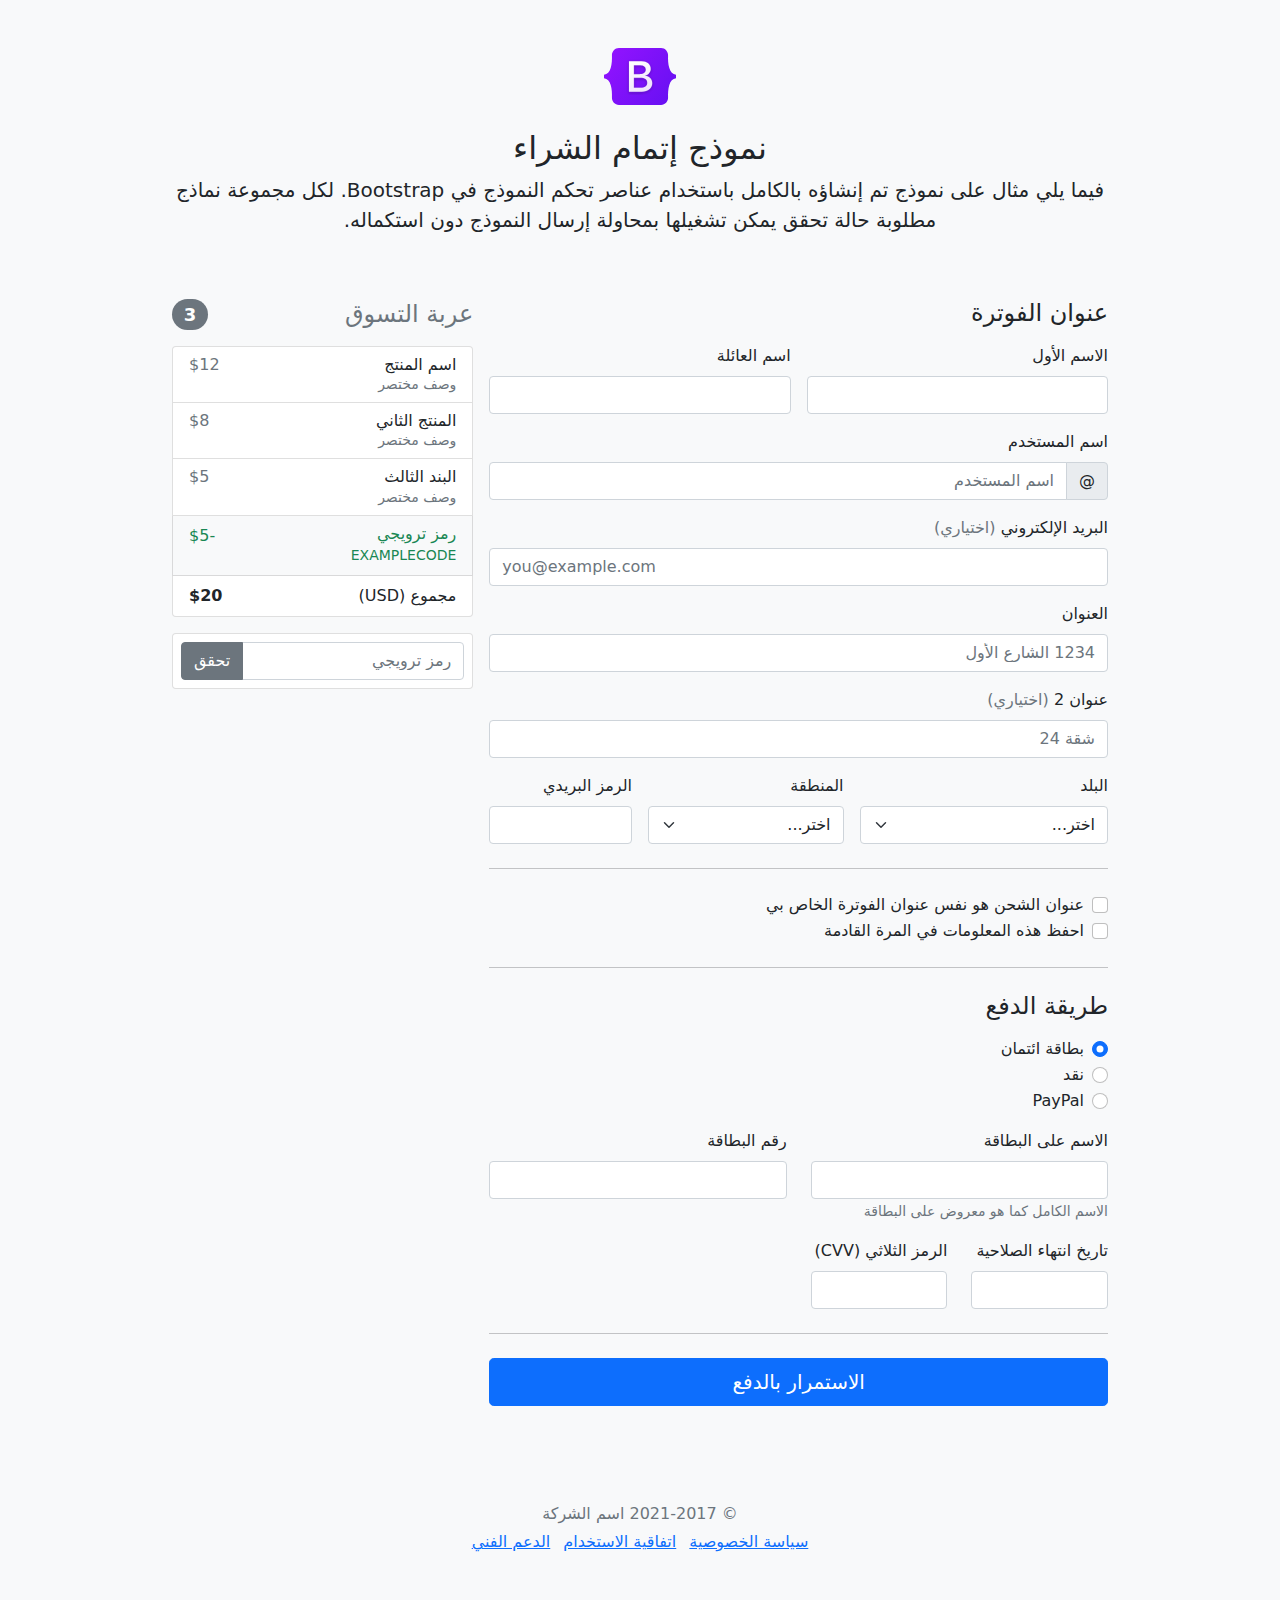
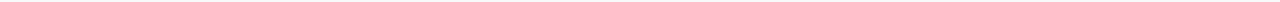
<file: FrontEnd/bootstrap-5.0.2-examples/checkout-rtl/index.html>
<!doctype html>
<html lang="ar" dir="rtl">
  <head>
    <meta charset="utf-8">
    <meta name="viewport" content="width=device-width, initial-scale=1">
    <meta name="description" content="">
    <meta name="author" content="Mark Otto, Jacob Thornton, and Bootstrap contributors">
    <meta name="generator" content="Hugo 0.84.0">
    <title>مثال إتمام الشراء · Bootstrap v5.0</title>

    <link rel="canonical" href="https://getbootstrap.com/docs/5.0/examples/checkout-rtl/">

    

    <!-- Bootstrap core CSS -->
<link href="../assets/dist/css/bootstrap.rtl.min.css" rel="stylesheet">

    <style>
      .bd-placeholder-img {
        font-size: 1.125rem;
        text-anchor: middle;
        -webkit-user-select: none;
        -moz-user-select: none;
        user-select: none;
      }

      @media (min-width: 768px) {
        .bd-placeholder-img-lg {
          font-size: 3.5rem;
        }
      }
    </style>

    
    <!-- Custom styles for this template -->
    <link href="../checkout/form-validation.css" rel="stylesheet">
  </head>
  <body class="bg-light">
    
<div class="container">
  <main>
    <div class="py-5 text-center">
      <img class="d-block mx-auto mb-4" src="../assets/brand/bootstrap-logo.svg" alt="" width="72" height="57">
      <h2>نموذج إتمام الشراء</h2>
      <p class="lead">فيما يلي مثال على نموذج تم إنشاؤه بالكامل باستخدام عناصر تحكم النموذج في Bootstrap. لكل مجموعة نماذج مطلوبة حالة تحقق يمكن تشغيلها بمحاولة إرسال النموذج دون استكماله.</p>
    </div>

    <div class="row g-3">
      <div class="col-md-5 col-lg-4 order-md-last">
        <h4 class="d-flex justify-content-between align-items-center mb-3">
          <span class="text-muted">عربة التسوق</span>
          <span class="badge bg-secondary rounded-pill">3</span>
        </h4>
        <ul class="list-group mb-3">
          <li class="list-group-item d-flex justify-content-between lh-sm">
            <div>
              <h6 class="my-0">اسم المنتج</h6>
              <small class="text-muted">وصف مختصر</small>
            </div>
            <span class="text-muted">$12</span>
          </li>
          <li class="list-group-item d-flex justify-content-between lh-sm">
            <div>
              <h6 class="my-0">المنتج الثاني</h6>
              <small class="text-muted">وصف مختصر</small>
            </div>
            <span class="text-muted">$8</span>
          </li>
          <li class="list-group-item d-flex justify-content-between lh-sm">
            <div>
              <h6 class="my-0">البند الثالث</h6>
              <small class="text-muted">وصف مختصر</small>
            </div>
            <span class="text-muted">$5</span>
          </li>
          <li class="list-group-item d-flex justify-content-between bg-light">
            <div class="text-success">
              <h6 class="my-0">رمز ترويجي</h6>
              <small>EXAMPLECODE</small>
            </div>
            <span class="text-success">-$5</span>
          </li>
          <li class="list-group-item d-flex justify-content-between">
            <span>مجموع (USD)</span>
            <strong>$20</strong>
          </li>
        </ul>

        <form class="card p-2">
          <div class="input-group">
            <input type="text" class="form-control" placeholder="رمز ترويجي">
            <button type="submit" class="btn btn-secondary">تحقق</button>
          </div>
        </form>
      </div>
      <div class="col-md-7 col-lg-8">
        <h4 class="mb-3">عنوان الفوترة</h4>
        <form class="needs-validation" novalidate>
          <div class="row g-3">
            <div class="col-sm-6">
              <label for="firstName" class="form-label">الاسم الأول</label>
              <input type="text" class="form-control" id="firstName" placeholder="" value="" required>
              <div class="invalid-feedback">
                يرجى إدخال اسم أول صحيح.
              </div>
            </div>

            <div class="col-sm-6">
              <label for="lastName" class="form-label">اسم العائلة</label>
              <input type="text" class="form-control" id="lastName" placeholder="" value="" required>
              <div class="invalid-feedback">
                يرجى إدخال اسم عائلة صحيح.
              </div>
            </div>

            <div class="col-12">
              <label for="username" class="form-label">اسم المستخدم</label>
              <div class="input-group has-validation">
                <span class="input-group-text">@</span>
                <input type="text" class="form-control" id="username" placeholder="اسم المستخدم" required>
              <div class="invalid-feedback">
                اسم المستخدم الخاص بك مطلوب.
                </div>
              </div>
            </div>

            <div class="col-12">
              <label for="email" class="form-label">البريد الإلكتروني <span class="text-muted">(اختياري)</span></label>
              <input type="email" class="form-control" id="email" placeholder="you@example.com">
              <div class="invalid-feedback">
                يرجى إدخال عنوان بريد إلكتروني صحيح لتصلكم تحديثات الشحن.
              </div>
            </div>

            <div class="col-12">
              <label for="address" class="form-label">العنوان</label>
              <input type="text" class="form-control" id="address" placeholder="1234 الشارع الأول" required>
              <div class="invalid-feedback">
                يرجى إدخال عنوان الشحن الخاص بك.
              </div>
            </div>

            <div class="col-12">
              <label for="address2" class="form-label">عنوان 2 <span class="text-muted">(اختياري)</span></label>
              <input type="text" class="form-control" id="address2" placeholder="شقة 24">
            </div>

            <div class="col-md-5">
              <label for="country" class="form-label">البلد</label>
              <select class="form-select" id="country" required>
                <option value="">اختر...</option>
                <option>الولايات المتحدة الأمريكية</option>
              </select>
              <div class="invalid-feedback">
                يرجى اختيار بلد صحيح.
              </div>
            </div>

            <div class="col-md-4">
              <label for="state" class="form-label">المنطقة</label>
              <select class="form-select" id="state" required>
                <option value="">اختر...</option>
                <option>كاليفورنيا</option>
              </select>
              <div class="invalid-feedback">
                يرجى اختيار اسم منطقة صحيح.
              </div>
            </div>

            <div class="col-md-3">
              <label for="zip" class="form-label">الرمز البريدي</label>
              <input type="text" class="form-control" id="zip" placeholder="" required>
              <div class="invalid-feedback">
                الرمز البريدي مطلوب.
              </div>
            </div>
          </div>

          <hr class="my-4">

          <div class="form-check">
            <input type="checkbox" class="form-check-input" id="same-address">
            <label class="form-check-label" for="same-address">عنوان الشحن هو نفس عنوان الفوترة الخاص بي</label>
          </div>

          <div class="form-check">
            <input type="checkbox" class="form-check-input" id="save-info">
            <label class="form-check-label" for="save-info">احفظ هذه المعلومات في المرة القادمة</label>
          </div>

          <hr class="my-4">

          <h4 class="mb-3">طريقة الدفع</h4>

          <div class="my-3">
            <div class="form-check">
              <input id="credit" name="paymentMethod" type="radio" class="form-check-input" checked required>
              <label class="form-check-label" for="credit">بطاقة ائتمان</label>
            </div>
            <div class="form-check">
              <input id="cash" name="paymentMethod" type="radio" class="form-check-input" required>
              <label class="form-check-label" for="cash">نقد</label>
            </div>
            <div class="form-check">
              <input id="paypal" name="paymentMethod" type="radio" class="form-check-input" required>
              <label class="form-check-label" for="paypal">PayPal</label>
            </div>
          </div>

          <div class="row gy-3">
            <div class="col-md-6">
              <label for="cc-name" class="form-label">الاسم على البطاقة</label>
              <input type="text" class="form-control" id="cc-name" placeholder="" required>
              <small class="text-muted">الاسم الكامل كما هو معروض على البطاقة</small>
              <div class="invalid-feedback">
                الاسم على البطاقة مطلوب
              </div>
            </div>

            <div class="col-md-6">
              <label for="cc-number" class="form-label">رقم البطاقة</label>
              <input type="text" class="form-control" id="cc-number" placeholder="" required>
              <div class="invalid-feedback">
                رقم بطاقة الائتمان مطلوب
              </div>
            </div>

            <div class="col-md-3">
              <label for="cc-expiration" class="form-label">تاريخ انتهاء الصلاحية</label>
              <input type="text" class="form-control" id="cc-expiration" placeholder="" required>
              <div class="invalid-feedback">
                تاريخ انتهاء الصلاحية مطلوب
              </div>
            </div>

            <div class="col-md-3">
              <label for="cc-cvv" class="form-label">الرمز الثلاثي (CVV)</label>
              <input type="text" class="form-control" id="cc-cvv" placeholder="" required>
              <div class="invalid-feedback">
                رمز الحماية مطلوب
              </div>
            </div>
          </div>

          <hr class="my-4">

          <button class="w-100 btn btn-primary btn-lg" type="submit">الاستمرار بالدفع</button>
        </form>
      </div>
    </div>
  </main>
  <footer class="my-5 pt-5 text-muted text-center text-small">
    <p class="mb-1">&copy; 2021-2017 اسم الشركة</p>
    <ul class="list-inline">
      <li class="list-inline-item"><a href="#">سياسة الخصوصية</a></li>
      <li class="list-inline-item"><a href="#">اتفاقية الاستخدام</a></li>
      <li class="list-inline-item"><a href="#">الدعم الفني</a></li>
    </ul>
  </footer>
</div>


    <script src="../assets/dist/js/bootstrap.bundle.min.js"></script>

      <script src="../checkout/form-validation.js"></script>
  </body>
</html>
</file>
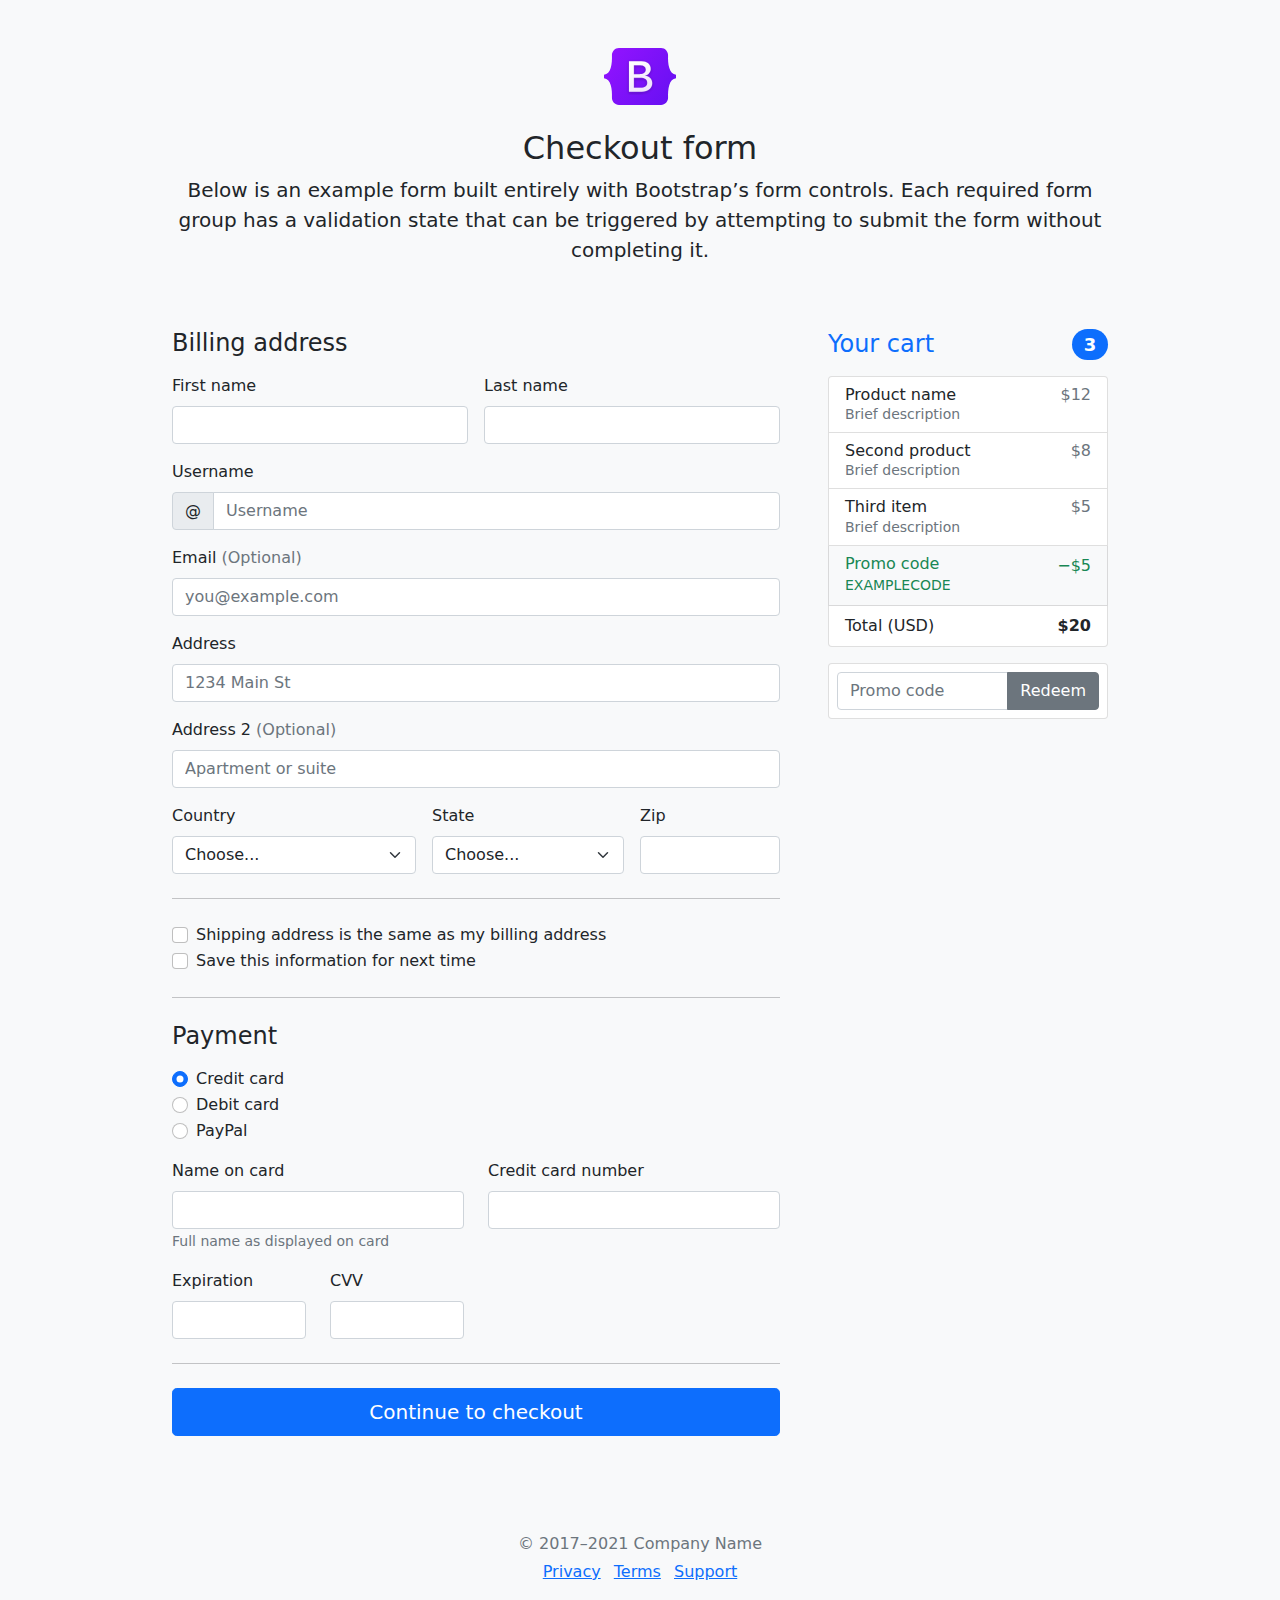
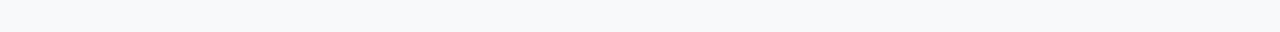
<file: FrontEnd/bootstrap-5.0.2-examples/checkout/index.html>
<!doctype html>
<html lang="en">
  <head>
    <meta charset="utf-8">
    <meta name="viewport" content="width=device-width, initial-scale=1">
    <meta name="description" content="">
    <meta name="author" content="Mark Otto, Jacob Thornton, and Bootstrap contributors">
    <meta name="generator" content="Hugo 0.84.0">
    <title>Checkout example · Bootstrap v5.0</title>

    <link rel="canonical" href="https://getbootstrap.com/docs/5.0/examples/checkout/">

    

    <!-- Bootstrap core CSS -->
<link href="../assets/dist/css/bootstrap.min.css" rel="stylesheet">

    <style>
      .bd-placeholder-img {
        font-size: 1.125rem;
        text-anchor: middle;
        -webkit-user-select: none;
        -moz-user-select: none;
        user-select: none;
      }

      @media (min-width: 768px) {
        .bd-placeholder-img-lg {
          font-size: 3.5rem;
        }
      }
    </style>

    
    <!-- Custom styles for this template -->
    <link href="form-validation.css" rel="stylesheet">
  </head>
  <body class="bg-light">
    
<div class="container">
  <main>
    <div class="py-5 text-center">
      <img class="d-block mx-auto mb-4" src="../assets/brand/bootstrap-logo.svg" alt="" width="72" height="57">
      <h2>Checkout form</h2>
      <p class="lead">Below is an example form built entirely with Bootstrap’s form controls. Each required form group has a validation state that can be triggered by attempting to submit the form without completing it.</p>
    </div>

    <div class="row g-5">
      <div class="col-md-5 col-lg-4 order-md-last">
        <h4 class="d-flex justify-content-between align-items-center mb-3">
          <span class="text-primary">Your cart</span>
          <span class="badge bg-primary rounded-pill">3</span>
        </h4>
        <ul class="list-group mb-3">
          <li class="list-group-item d-flex justify-content-between lh-sm">
            <div>
              <h6 class="my-0">Product name</h6>
              <small class="text-muted">Brief description</small>
            </div>
            <span class="text-muted">$12</span>
          </li>
          <li class="list-group-item d-flex justify-content-between lh-sm">
            <div>
              <h6 class="my-0">Second product</h6>
              <small class="text-muted">Brief description</small>
            </div>
            <span class="text-muted">$8</span>
          </li>
          <li class="list-group-item d-flex justify-content-between lh-sm">
            <div>
              <h6 class="my-0">Third item</h6>
              <small class="text-muted">Brief description</small>
            </div>
            <span class="text-muted">$5</span>
          </li>
          <li class="list-group-item d-flex justify-content-between bg-light">
            <div class="text-success">
              <h6 class="my-0">Promo code</h6>
              <small>EXAMPLECODE</small>
            </div>
            <span class="text-success">−$5</span>
          </li>
          <li class="list-group-item d-flex justify-content-between">
            <span>Total (USD)</span>
            <strong>$20</strong>
          </li>
        </ul>

        <form class="card p-2">
          <div class="input-group">
            <input type="text" class="form-control" placeholder="Promo code">
            <button type="submit" class="btn btn-secondary">Redeem</button>
          </div>
        </form>
      </div>
      <div class="col-md-7 col-lg-8">
        <h4 class="mb-3">Billing address</h4>
        <form class="needs-validation" novalidate>
          <div class="row g-3">
            <div class="col-sm-6">
              <label for="firstName" class="form-label">First name</label>
              <input type="text" class="form-control" id="firstName" placeholder="" value="" required>
              <div class="invalid-feedback">
                Valid first name is required.
              </div>
            </div>

            <div class="col-sm-6">
              <label for="lastName" class="form-label">Last name</label>
              <input type="text" class="form-control" id="lastName" placeholder="" value="" required>
              <div class="invalid-feedback">
                Valid last name is required.
              </div>
            </div>

            <div class="col-12">
              <label for="username" class="form-label">Username</label>
              <div class="input-group has-validation">
                <span class="input-group-text">@</span>
                <input type="text" class="form-control" id="username" placeholder="Username" required>
              <div class="invalid-feedback">
                  Your username is required.
                </div>
              </div>
            </div>

            <div class="col-12">
              <label for="email" class="form-label">Email <span class="text-muted">(Optional)</span></label>
              <input type="email" class="form-control" id="email" placeholder="you@example.com">
              <div class="invalid-feedback">
                Please enter a valid email address for shipping updates.
              </div>
            </div>

            <div class="col-12">
              <label for="address" class="form-label">Address</label>
              <input type="text" class="form-control" id="address" placeholder="1234 Main St" required>
              <div class="invalid-feedback">
                Please enter your shipping address.
              </div>
            </div>

            <div class="col-12">
              <label for="address2" class="form-label">Address 2 <span class="text-muted">(Optional)</span></label>
              <input type="text" class="form-control" id="address2" placeholder="Apartment or suite">
            </div>

            <div class="col-md-5">
              <label for="country" class="form-label">Country</label>
              <select class="form-select" id="country" required>
                <option value="">Choose...</option>
                <option>United States</option>
              </select>
              <div class="invalid-feedback">
                Please select a valid country.
              </div>
            </div>

            <div class="col-md-4">
              <label for="state" class="form-label">State</label>
              <select class="form-select" id="state" required>
                <option value="">Choose...</option>
                <option>California</option>
              </select>
              <div class="invalid-feedback">
                Please provide a valid state.
              </div>
            </div>

            <div class="col-md-3">
              <label for="zip" class="form-label">Zip</label>
              <input type="text" class="form-control" id="zip" placeholder="" required>
              <div class="invalid-feedback">
                Zip code required.
              </div>
            </div>
          </div>

          <hr class="my-4">

          <div class="form-check">
            <input type="checkbox" class="form-check-input" id="same-address">
            <label class="form-check-label" for="same-address">Shipping address is the same as my billing address</label>
          </div>

          <div class="form-check">
            <input type="checkbox" class="form-check-input" id="save-info">
            <label class="form-check-label" for="save-info">Save this information for next time</label>
          </div>

          <hr class="my-4">

          <h4 class="mb-3">Payment</h4>

          <div class="my-3">
            <div class="form-check">
              <input id="credit" name="paymentMethod" type="radio" class="form-check-input" checked required>
              <label class="form-check-label" for="credit">Credit card</label>
            </div>
            <div class="form-check">
              <input id="debit" name="paymentMethod" type="radio" class="form-check-input" required>
              <label class="form-check-label" for="debit">Debit card</label>
            </div>
            <div class="form-check">
              <input id="paypal" name="paymentMethod" type="radio" class="form-check-input" required>
              <label class="form-check-label" for="paypal">PayPal</label>
            </div>
          </div>

          <div class="row gy-3">
            <div class="col-md-6">
              <label for="cc-name" class="form-label">Name on card</label>
              <input type="text" class="form-control" id="cc-name" placeholder="" required>
              <small class="text-muted">Full name as displayed on card</small>
              <div class="invalid-feedback">
                Name on card is required
              </div>
            </div>

            <div class="col-md-6">
              <label for="cc-number" class="form-label">Credit card number</label>
              <input type="text" class="form-control" id="cc-number" placeholder="" required>
              <div class="invalid-feedback">
                Credit card number is required
              </div>
            </div>

            <div class="col-md-3">
              <label for="cc-expiration" class="form-label">Expiration</label>
              <input type="text" class="form-control" id="cc-expiration" placeholder="" required>
              <div class="invalid-feedback">
                Expiration date required
              </div>
            </div>

            <div class="col-md-3">
              <label for="cc-cvv" class="form-label">CVV</label>
              <input type="text" class="form-control" id="cc-cvv" placeholder="" required>
              <div class="invalid-feedback">
                Security code required
              </div>
            </div>
          </div>

          <hr class="my-4">

          <button class="w-100 btn btn-primary btn-lg" type="submit">Continue to checkout</button>
        </form>
      </div>
    </div>
  </main>

  <footer class="my-5 pt-5 text-muted text-center text-small">
    <p class="mb-1">&copy; 2017–2021 Company Name</p>
    <ul class="list-inline">
      <li class="list-inline-item"><a href="#">Privacy</a></li>
      <li class="list-inline-item"><a href="#">Terms</a></li>
      <li class="list-inline-item"><a href="#">Support</a></li>
    </ul>
  </footer>
</div>


    <script src="../assets/dist/js/bootstrap.bundle.min.js"></script>

      <script src="form-validation.js"></script>
  </body>
</html>
</file>
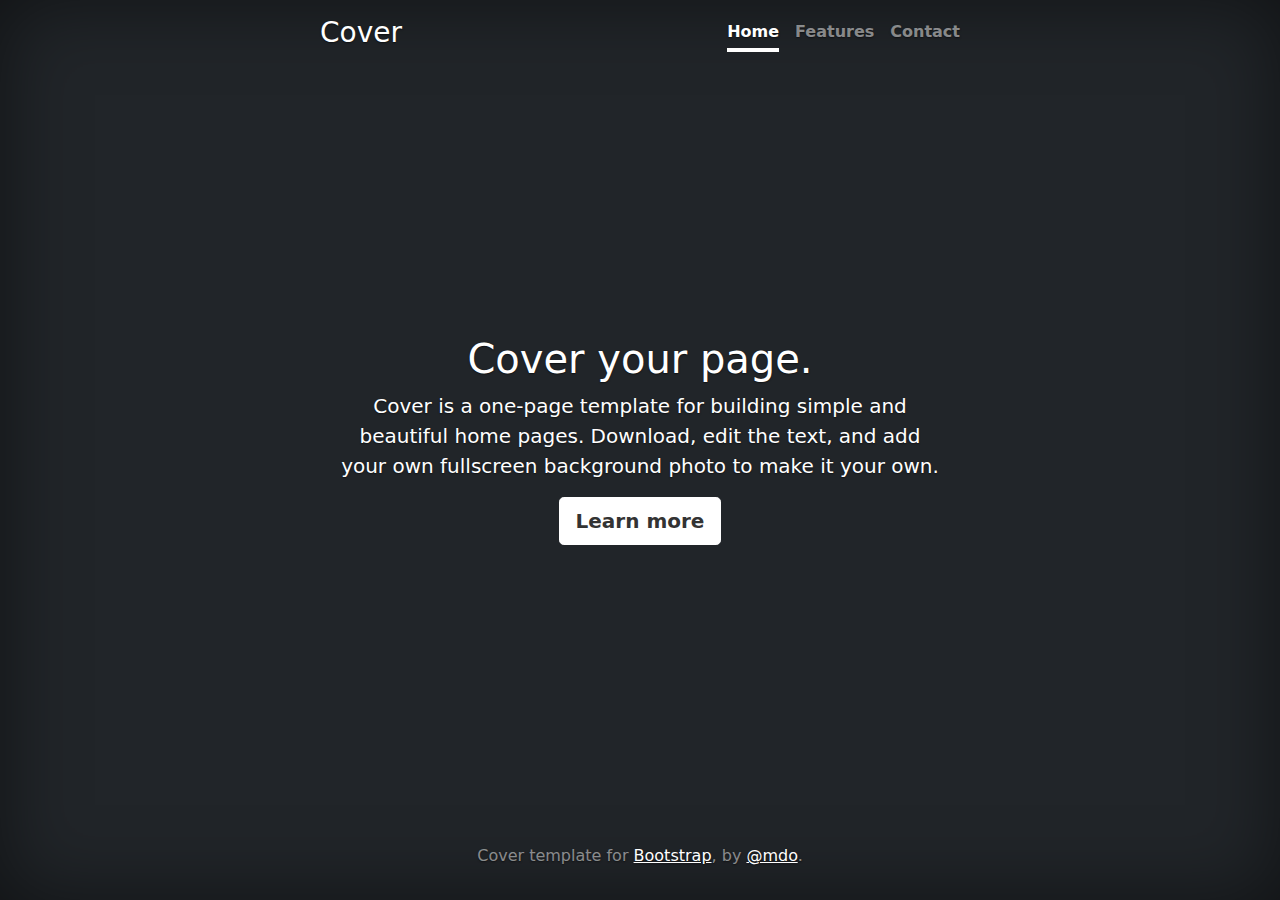
<file: FrontEnd/bootstrap-5.0.2-examples/cover/index.html>
<!doctype html>
<html lang="en" class="h-100">
  <head>
    <meta charset="utf-8">
    <meta name="viewport" content="width=device-width, initial-scale=1">
    <meta name="description" content="">
    <meta name="author" content="Mark Otto, Jacob Thornton, and Bootstrap contributors">
    <meta name="generator" content="Hugo 0.84.0">
    <title>Cover Template · Bootstrap v5.0</title>

    <link rel="canonical" href="https://getbootstrap.com/docs/5.0/examples/cover/">

    

    <!-- Bootstrap core CSS -->
<link href="../assets/dist/css/bootstrap.min.css" rel="stylesheet">

    <style>
      .bd-placeholder-img {
        font-size: 1.125rem;
        text-anchor: middle;
        -webkit-user-select: none;
        -moz-user-select: none;
        user-select: none;
      }

      @media (min-width: 768px) {
        .bd-placeholder-img-lg {
          font-size: 3.5rem;
        }
      }
    </style>

    
    <!-- Custom styles for this template -->
    <link href="cover.css" rel="stylesheet">
  </head>
  <body class="d-flex h-100 text-center text-white bg-dark">
    
<div class="cover-container d-flex w-100 h-100 p-3 mx-auto flex-column">
  <header class="mb-auto">
    <div>
      <h3 class="float-md-start mb-0">Cover</h3>
      <nav class="nav nav-masthead justify-content-center float-md-end">
        <a class="nav-link active" aria-current="page" href="#">Home</a>
        <a class="nav-link" href="#">Features</a>
        <a class="nav-link" href="#">Contact</a>
      </nav>
    </div>
  </header>

  <main class="px-3">
    <h1>Cover your page.</h1>
    <p class="lead">Cover is a one-page template for building simple and beautiful home pages. Download, edit the text, and add your own fullscreen background photo to make it your own.</p>
    <p class="lead">
      <a href="#" class="btn btn-lg btn-secondary fw-bold border-white bg-white">Learn more</a>
    </p>
  </main>

  <footer class="mt-auto text-white-50">
    <p>Cover template for <a href="https://getbootstrap.com/" class="text-white">Bootstrap</a>, by <a href="https://twitter.com/mdo" class="text-white">@mdo</a>.</p>
  </footer>
</div>


    
  </body>
</html>
</file>
<file: FrontEnd/bootstrap-5.0.2-examples/blog/blog.rtl.css>
/* stylelint-disable selector-list-comma-newline-after */

.blog-header {
  line-height: 1;
  border-bottom: 1px solid #e5e5e5;
}

.blog-header-logo {
  font-family: Amiri, Georgia, "Times New Roman", serif;
  font-size: 2.25rem;
}

.blog-header-logo:hover {
  text-decoration: none;
}

h1, h2, h3, h4, h5, h6 {
  font-family: Amiri, Georgia, "Times New Roman", serif;
}

.display-4 {
  font-size: 2.5rem;
}
@media (min-width: 768px) {
  .display-4 {
    font-size: 3rem;
  }
}

.nav-scroller {
  position: relative;
  z-index: 2;
  height: 2.75rem;
  overflow-y: hidden;
}

.nav-scroller .nav {
  display: flex;
  flex-wrap: nowrap;
  padding-bottom: 1rem;
  margin-top: -1px;
  overflow-x: auto;
  text-align: center;
  white-space: nowrap;
  -webkit-overflow-scrolling: touch;
}

.nav-scroller .nav-link {
  padding-top: .75rem;
  padding-bottom: .75rem;
  font-size: .875rem;
}

.card-img-right {
  height: 100%;
  border-radius: 3px 0 0 3px;
}

.flex-auto {
  flex: 0 0 auto;
}

.h-250 { height: 250px; }
@media (min-width: 768px) {
  .h-md-250 { height: 250px; }
}

/* Pagination */
.blog-pagination {
  margin-bottom: 4rem;
}
.blog-pagination > .btn {
  border-radius: 2rem;
}

/*
 * Blog posts
 */
.blog-post {
  margin-bottom: 4rem;
}
.blog-post-title {
  margin-bottom: .25rem;
  font-size: 2.5rem;
}
.blog-post-meta {
  margin-bottom: 1.25rem;
  color: #727272;
}

/*
 * Footer
 */
.blog-footer {
  padding: 2.5rem 0;
  color: #727272;
  text-align: center;
  background-color: #f9f9f9;
  border-top: .05rem solid #e5e5e5;
}
.blog-footer p:last-child {
  margin-bottom: 0;
}
</file>
<file: FrontEnd/bootstrap-5.0.2-examples/blog/blog.css>
/* stylelint-disable selector-list-comma-newline-after */

.blog-header {
  line-height: 1;
  border-bottom: 1px solid #e5e5e5;
}

.blog-header-logo {
  font-family: "Playfair Display", Georgia, "Times New Roman", serif/*rtl:Amiri, Georgia, "Times New Roman", serif*/;
  font-size: 2.25rem;
}

.blog-header-logo:hover {
  text-decoration: none;
}

h1, h2, h3, h4, h5, h6 {
  font-family: "Playfair Display", Georgia, "Times New Roman", serif/*rtl:Amiri, Georgia, "Times New Roman", serif*/;
}

.display-4 {
  font-size: 2.5rem;
}
@media (min-width: 768px) {
  .display-4 {
    font-size: 3rem;
  }
}

.nav-scroller {
  position: relative;
  z-index: 2;
  height: 2.75rem;
  overflow-y: hidden;
}

.nav-scroller .nav {
  display: flex;
  flex-wrap: nowrap;
  padding-bottom: 1rem;
  margin-top: -1px;
  overflow-x: auto;
  text-align: center;
  white-space: nowrap;
  -webkit-overflow-scrolling: touch;
}

.nav-scroller .nav-link {
  padding-top: .75rem;
  padding-bottom: .75rem;
  font-size: .875rem;
}

.card-img-right {
  height: 100%;
  border-radius: 0 3px 3px 0;
}

.flex-auto {
  flex: 0 0 auto;
}

.h-250 { height: 250px; }
@media (min-width: 768px) {
  .h-md-250 { height: 250px; }
}

/* Pagination */
.blog-pagination {
  margin-bottom: 4rem;
}
.blog-pagination > .btn {
  border-radius: 2rem;
}

/*
 * Blog posts
 */
.blog-post {
  margin-bottom: 4rem;
}
.blog-post-title {
  margin-bottom: .25rem;
  font-size: 2.5rem;
}
.blog-post-meta {
  margin-bottom: 1.25rem;
  color: #727272;
}

/*
 * Footer
 */
.blog-footer {
  padding: 2.5rem 0;
  color: #727272;
  text-align: center;
  background-color: #f9f9f9;
  border-top: .05rem solid #e5e5e5;
}
.blog-footer p:last-child {
  margin-bottom: 0;
}
</file>
<file: FrontEnd/bootstrap-5.0.2-examples/carousel/carousel.rtl.css>
/* GLOBAL STYLES
-------------------------------------------------- */
/* Padding below the footer and lighter body text */

body {
  padding-top: 3rem;
  padding-bottom: 3rem;
  color: #5a5a5a;
}


/* CUSTOMIZE THE CAROUSEL
-------------------------------------------------- */

/* Carousel base class */
.carousel {
  margin-bottom: 4rem;
}
/* Since positioning the image, we need to help out the caption */
.carousel-caption {
  bottom: 3rem;
  z-index: 10;
}

/* Declare heights because of positioning of img element */
.carousel-item {
  height: 32rem;
}
.carousel-item > img {
  position: absolute;
  top: 0;
  right: 0;
  min-width: 100%;
  height: 32rem;
}


/* MARKETING CONTENT
-------------------------------------------------- */

/* Center align the text within the three columns below the carousel */
.marketing .col-lg-4 {
  margin-bottom: 1.5rem;
  text-align: center;
}
.marketing h2 {
  font-weight: 400;
}
.marketing .col-lg-4 p {
  margin-right: .75rem;
  margin-left: .75rem;
}


/* Featurettes
------------------------- */

.featurette-divider {
  margin: 5rem 0; /* Space out the Bootstrap <hr> more */
}

/* Thin out the marketing headings */
.featurette-heading {
  font-weight: 300;
  line-height: 1;
}


/* RESPONSIVE CSS
-------------------------------------------------- */

@media (min-width: 40em) {
  /* Bump up size of carousel content */
  .carousel-caption p {
    margin-bottom: 1.25rem;
    font-size: 1.25rem;
    line-height: 1.4;
  }

  .featurette-heading {
    font-size: 50px;
  }
}

@media (min-width: 62em) {
  .featurette-heading {
    margin-top: 7rem;
  }
}
</file>
<file: FrontEnd/bootstrap-5.0.2-examples/carousel/carousel.css>
/* GLOBAL STYLES
-------------------------------------------------- */
/* Padding below the footer and lighter body text */

body {
  padding-top: 3rem;
  padding-bottom: 3rem;
  color: #5a5a5a;
}


/* CUSTOMIZE THE CAROUSEL
-------------------------------------------------- */

/* Carousel base class */
.carousel {
  margin-bottom: 4rem;
}
/* Since positioning the image, we need to help out the caption */
.carousel-caption {
  bottom: 3rem;
  z-index: 10;
}

/* Declare heights because of positioning of img element */
.carousel-item {
  height: 32rem;
}
.carousel-item > img {
  position: absolute;
  top: 0;
  left: 0;
  min-width: 100%;
  height: 32rem;
}


/* MARKETING CONTENT
-------------------------------------------------- */

/* Center align the text within the three columns below the carousel */
.marketing .col-lg-4 {
  margin-bottom: 1.5rem;
  text-align: center;
}
.marketing h2 {
  font-weight: 400;
}
/* rtl:begin:ignore */
.marketing .col-lg-4 p {
  margin-right: .75rem;
  margin-left: .75rem;
}
/* rtl:end:ignore */


/* Featurettes
------------------------- */

.featurette-divider {
  margin: 5rem 0; /* Space out the Bootstrap <hr> more */
}

/* Thin out the marketing headings */
.featurette-heading {
  font-weight: 300;
  line-height: 1;
  /* rtl:remove */
  letter-spacing: -.05rem;
}


/* RESPONSIVE CSS
-------------------------------------------------- */

@media (min-width: 40em) {
  /* Bump up size of carousel content */
  .carousel-caption p {
    margin-bottom: 1.25rem;
    font-size: 1.25rem;
    line-height: 1.4;
  }

  .featurette-heading {
    font-size: 50px;
  }
}

@media (min-width: 62em) {
  .featurette-heading {
    margin-top: 7rem;
  }
}
</file>
<file: FrontEnd/bootstrap-5.0.2-examples/checkout/form-validation.css>
.container {
  max-width: 960px;
}
</file>
<file: FrontEnd/bootstrap-5.0.2-examples/cover/cover.css>
/*
 * Globals
 */


/* Custom default button */
.btn-secondary,
.btn-secondary:hover,
.btn-secondary:focus {
  color: #333;
  text-shadow: none; /* Prevent inheritance from `body` */
}


/*
 * Base structure
 */

body {
  text-shadow: 0 .05rem .1rem rgba(0, 0, 0, .5);
  box-shadow: inset 0 0 5rem rgba(0, 0, 0, .5);
}

.cover-container {
  max-width: 42em;
}


/*
 * Header
 */

.nav-masthead .nav-link {
  padding: .25rem 0;
  font-weight: 700;
  color: rgba(255, 255, 255, .5);
  background-color: transparent;
  border-bottom: .25rem solid transparent;
}

.nav-masthead .nav-link:hover,
.nav-masthead .nav-link:focus {
  border-bottom-color: rgba(255, 255, 255, .25);
}

.nav-masthead .nav-link + .nav-link {
  margin-left: 1rem;
}

.nav-masthead .active {
  color: #fff;
  border-bottom-color: #fff;
}
</file>
<file: FrontEnd/bootstrap-5.0.2-examples/cheatsheet/cheatsheet.rtl.css>
body {
  scroll-behavior: smooth;
}

/**
 * Bootstrap "Journal code" icon
 * @link https://icons.getbootstrap.com/icons/journal-code/
 */
.bd-heading a::before {
  display: inline-block;
  width: 1em;
  height: 1em;
  margin-left: .25rem;
  content: "";
  background-image: url("data:image/svg+xml,%3Csvg xmlns='http://www.w3.org/2000/svg' fill='%25230d6efd' viewBox='0 0 16 16'%3E%3Cpath d='M4 1h8a2 2 0 0 1 2 2v10a2 2 0 0 1-2 2H4a2 2 0 0 1-2-2h1a1 1 0 0 0 1 1h8a1 1 0 0 0 1-1V3a1 1 0 0 0-1-1H4a1 1 0 0 0-1 1H2a2 2 0 0 1 2-2z'/%3E%3Cpath d='M2 5v-.5a.5.5 0 0 1 1 0V5h.5a.5.5 0 0 1 0 1h-2a.5.5 0 0 1 0-1H2zm0 3v-.5a.5.5 0 0 1 1 0V8h.5a.5.5 0 0 1 0 1h-2a.5.5 0 0 1 0-1H2zm0 3v-.5a.5.5 0 0 1 1 0v.5h.5a.5.5 0 0 1 0 1h-2a.5.5 0 0 1 0-1H2z'/%3E%3Cpath fill-rule='evenodd' d='M8.646 5.646a.5.5 0 0 1 .708 0l2 2a.5.5 0 0 1 0 .708l-2 2a.5.5 0 0 1-.708-.708L10.293 8 8.646 6.354a.5.5 0 0 1 0-.708zm-1.292 0a.5.5 0 0 0-.708 0l-2 2a.5.5 0 0 0 0 .708l2 2a.5.5 0 0 0 .708-.708L5.707 8l1.647-1.646a.5.5 0 0 0 0-.708z'/%3E%3C/svg%3E");
  background-size: 1em;
}

/* stylelint-disable-next-line selector-max-universal */
.bd-heading + div > * + * {
  margin-top: 3rem;
}

/* Table of contents */
.bd-aside a {
  padding: .1875rem .5rem;
  margin-top: .125rem;
  margin-right: .3125rem;
  color: rgba(0, 0, 0, .65);
  text-decoration: none;
}

.bd-aside a:hover,
.bd-aside a:focus {
  color: rgba(0, 0, 0, .85);
  background-color: rgba(121, 82, 179, .1);
}

.bd-aside .active {
  font-weight: 600;
  color: rgba(0, 0, 0, .85);
}

.bd-aside .btn {
  padding: .25rem .5rem;
  font-weight: 600;
  color: rgba(0, 0, 0, .65);
  border: 0;
}

.bd-aside .btn:hover,
.bd-aside .btn:focus {
  color: rgba(0, 0, 0, .85);
  background-color: rgba(121, 82, 179, .1);
}

.bd-aside .btn:focus {
  box-shadow: 0 0 0 1px rgba(121, 82, 179, .7);
}

.bd-aside .btn::before {
  width: 1.25em;
  line-height: 0;
  content: url("data:image/svg+xml,%3csvg xmlns='http://www.w3.org/2000/svg' width='16' height='16' viewBox='0 0 16 16'%3e%3cpath fill='none' stroke='rgba%280,0,0,.5%29' stroke-linecap='round' stroke-linejoin='round' stroke-width='2' d='M5 14l6-6-6-6'/%3e%3c/svg%3e");
  transition: transform .35s ease;
  transform: rotate(180deg) translateX(-2px);
  transform-origin: .5em 50%;
}

.bd-aside .btn[aria-expanded="true"]::before {
  transform: rotate(90deg);
}


/* Examples */
.scrollspy-example {
  position: relative;
  height: 200px;
  margin-top: .5rem;
  overflow: auto;
}

[id="modal"] .bd-example .btn,
[id="buttons"] .bd-example .btn,
[id="tooltips"] .bd-example .btn,
[id="popovers"] .bd-example .btn,
[id="dropdowns"] .bd-example .btn-group,
[id="dropdowns"] .bd-example .dropdown,
[id="dropdowns"] .bd-example .dropup,
[id="dropdowns"] .bd-example .dropend,
[id="dropdowns"] .bd-example .dropstart {
  margin: 0 0 1rem 1rem;
}

/* Layout */
@media (min-width: 1200px) {
  body {
    display: grid;
    gap: 1rem;
    grid-template-columns: 1fr 4fr 1fr;
    grid-template-rows: auto;
  }

  .bd-header {
    position: fixed;
    top: 0;
    right: 0;
    left: 0;
    z-index: 1030;
    grid-column: 1 / span 3;
  }

  .bd-aside,
  .bd-cheatsheet {
    padding-top: 4rem;
  }

  /**
   * 1. Too bad only Firefox supports subgrids ATM
   */
  .bd-cheatsheet,
  .bd-cheatsheet section,
  .bd-cheatsheet article {
    display: inherit; /* 1 */
    gap: inherit; /* 1 */
    grid-template-columns: 1fr 4fr;
    grid-column: 1 / span 2;
    grid-template-rows: auto;
  }

  .bd-aside {
    grid-area: 1 / 3;
    scroll-margin-top: 4rem;
  }

  .bd-cheatsheet section,
  .bd-cheatsheet section > h2 {
    top: 2rem;
    scroll-margin-top: 2rem;
  }

  .bd-cheatsheet section > h2::before {
    position: absolute;
    top: 0;
    right: 0;
    bottom: -2rem;
    left: 0;
    z-index: -1;
    content: "";
    background-image: linear-gradient(to bottom, rgba(255, 255, 255, 1) calc(100% - 3rem), rgba(255, 255, 255, .01));
  }

  .bd-cheatsheet article,
  .bd-cheatsheet .bd-heading {
    top: 8rem;
    scroll-margin-top: 8rem;
  }

  .bd-cheatsheet .bd-heading {
    z-index: 1;
  }
}
</file>
<file: FrontEnd/bootstrap-5.0.2-examples/cheatsheet/cheatsheet.css>
body {
  scroll-behavior: smooth;
}

/**
 * Bootstrap "Journal code" icon
 * @link https://icons.getbootstrap.com/icons/journal-code/
 */
.bd-heading a::before {
  display: inline-block;
  width: 1em;
  height: 1em;
  margin-right: .25rem;
  content: "";
  background-image: url("data:image/svg+xml,%3Csvg xmlns='http://www.w3.org/2000/svg' fill='%25230d6efd' viewBox='0 0 16 16'%3E%3Cpath d='M4 1h8a2 2 0 0 1 2 2v10a2 2 0 0 1-2 2H4a2 2 0 0 1-2-2h1a1 1 0 0 0 1 1h8a1 1 0 0 0 1-1V3a1 1 0 0 0-1-1H4a1 1 0 0 0-1 1H2a2 2 0 0 1 2-2z'/%3E%3Cpath d='M2 5v-.5a.5.5 0 0 1 1 0V5h.5a.5.5 0 0 1 0 1h-2a.5.5 0 0 1 0-1H2zm0 3v-.5a.5.5 0 0 1 1 0V8h.5a.5.5 0 0 1 0 1h-2a.5.5 0 0 1 0-1H2zm0 3v-.5a.5.5 0 0 1 1 0v.5h.5a.5.5 0 0 1 0 1h-2a.5.5 0 0 1 0-1H2z'/%3E%3Cpath fill-rule='evenodd' d='M8.646 5.646a.5.5 0 0 1 .708 0l2 2a.5.5 0 0 1 0 .708l-2 2a.5.5 0 0 1-.708-.708L10.293 8 8.646 6.354a.5.5 0 0 1 0-.708zm-1.292 0a.5.5 0 0 0-.708 0l-2 2a.5.5 0 0 0 0 .708l2 2a.5.5 0 0 0 .708-.708L5.707 8l1.647-1.646a.5.5 0 0 0 0-.708z'/%3E%3C/svg%3E");
  background-size: 1em;
}

/* stylelint-disable-next-line selector-max-universal */
.bd-heading + div > * + * {
  margin-top: 3rem;
}

/* Table of contents */
.bd-aside a {
  padding: .1875rem .5rem;
  margin-top: .125rem;
  margin-left: .3125rem;
  color: rgba(0, 0, 0, .65);
  text-decoration: none;
}

.bd-aside a:hover,
.bd-aside a:focus {
  color: rgba(0, 0, 0, .85);
  background-color: rgba(121, 82, 179, .1);
}

.bd-aside .active {
  font-weight: 600;
  color: rgba(0, 0, 0, .85);
}

.bd-aside .btn {
  padding: .25rem .5rem;
  font-weight: 600;
  color: rgba(0, 0, 0, .65);
  border: 0;
}

.bd-aside .btn:hover,
.bd-aside .btn:focus {
  color: rgba(0, 0, 0, .85);
  background-color: rgba(121, 82, 179, .1);
}

.bd-aside .btn:focus {
  box-shadow: 0 0 0 1px rgba(121, 82, 179, .7);
}

.bd-aside .btn::before {
  width: 1.25em;
  line-height: 0;
  content: url("data:image/svg+xml,%3csvg xmlns='http://www.w3.org/2000/svg' width='16' height='16' viewBox='0 0 16 16'%3e%3cpath fill='none' stroke='rgba%280,0,0,.5%29' stroke-linecap='round' stroke-linejoin='round' stroke-width='2' d='M5 14l6-6-6-6'/%3e%3c/svg%3e");
  transition: transform .35s ease;

  /* rtl:raw:
  transform: rotate(180deg) translateX(-2px);
  */
  transform-origin: .5em 50%;
}

.bd-aside .btn[aria-expanded="true"]::before {
  transform: rotate(90deg)/* rtl:ignore */;
}


/* Examples */
.scrollspy-example {
  position: relative;
  height: 200px;
  margin-top: .5rem;
  overflow: auto;
}

[id="modal"] .bd-example .btn,
[id="buttons"] .bd-example .btn,
[id="tooltips"] .bd-example .btn,
[id="popovers"] .bd-example .btn,
[id="dropdowns"] .bd-example .btn-group,
[id="dropdowns"] .bd-example .dropdown,
[id="dropdowns"] .bd-example .dropup,
[id="dropdowns"] .bd-example .dropend,
[id="dropdowns"] .bd-example .dropstart {
  margin: 0 1rem 1rem 0;
}

/* Layout */
@media (min-width: 1200px) {
  body {
    display: grid;
    gap: 1rem;
    grid-template-columns: 1fr 4fr 1fr;
    grid-template-rows: auto;
  }

  .bd-header {
    position: fixed;
    top: 0;
    /* rtl:begin:ignore */
    right: 0;
    left: 0;
    /* rtl:end:ignore */
    z-index: 1030;
    grid-column: 1 / span 3;
  }

  .bd-aside,
  .bd-cheatsheet {
    padding-top: 4rem;
  }

  /**
   * 1. Too bad only Firefox supports subgrids ATM
   */
  .bd-cheatsheet,
  .bd-cheatsheet section,
  .bd-cheatsheet article {
    display: inherit; /* 1 */
    gap: inherit; /* 1 */
    grid-template-columns: 1fr 4fr;
    grid-column: 1 / span 2;
    grid-template-rows: auto;
  }

  .bd-aside {
    grid-area: 1 / 3;
    scroll-margin-top: 4rem;
  }

  .bd-cheatsheet section,
  .bd-cheatsheet section > h2 {
    top: 2rem;
    scroll-margin-top: 2rem;
  }

  .bd-cheatsheet section > h2::before {
    position: absolute;
    /* rtl:begin:ignore */
    top: 0;
    right: 0;
    bottom: -2rem;
    left: 0;
    /* rtl:end:ignore */
    z-index: -1;
    content: "";
    background-image: linear-gradient(to bottom, rgba(255, 255, 255, 1) calc(100% - 3rem), rgba(255, 255, 255, .01));
  }

  .bd-cheatsheet article,
  .bd-cheatsheet .bd-heading {
    top: 8rem;
    scroll-margin-top: 8rem;
  }

  .bd-cheatsheet .bd-heading {
    z-index: 1;
  }
}
</file>
